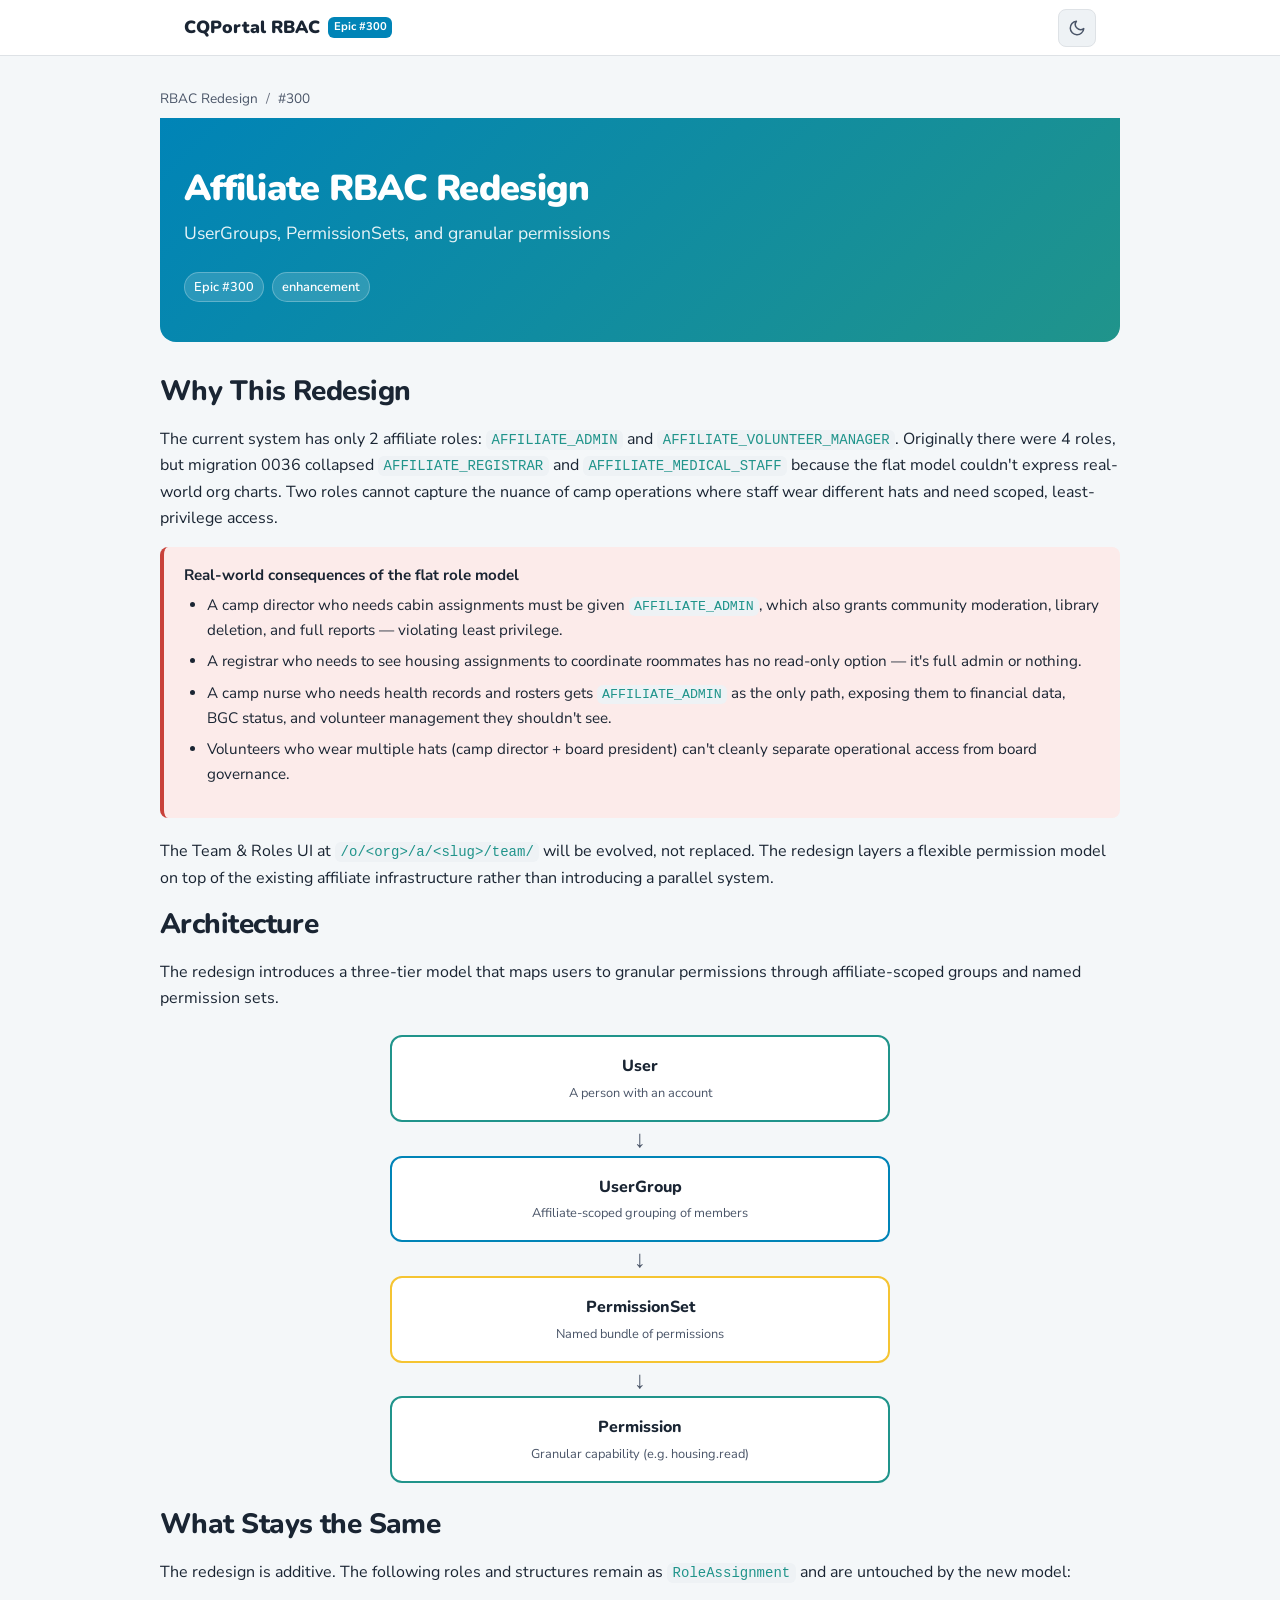
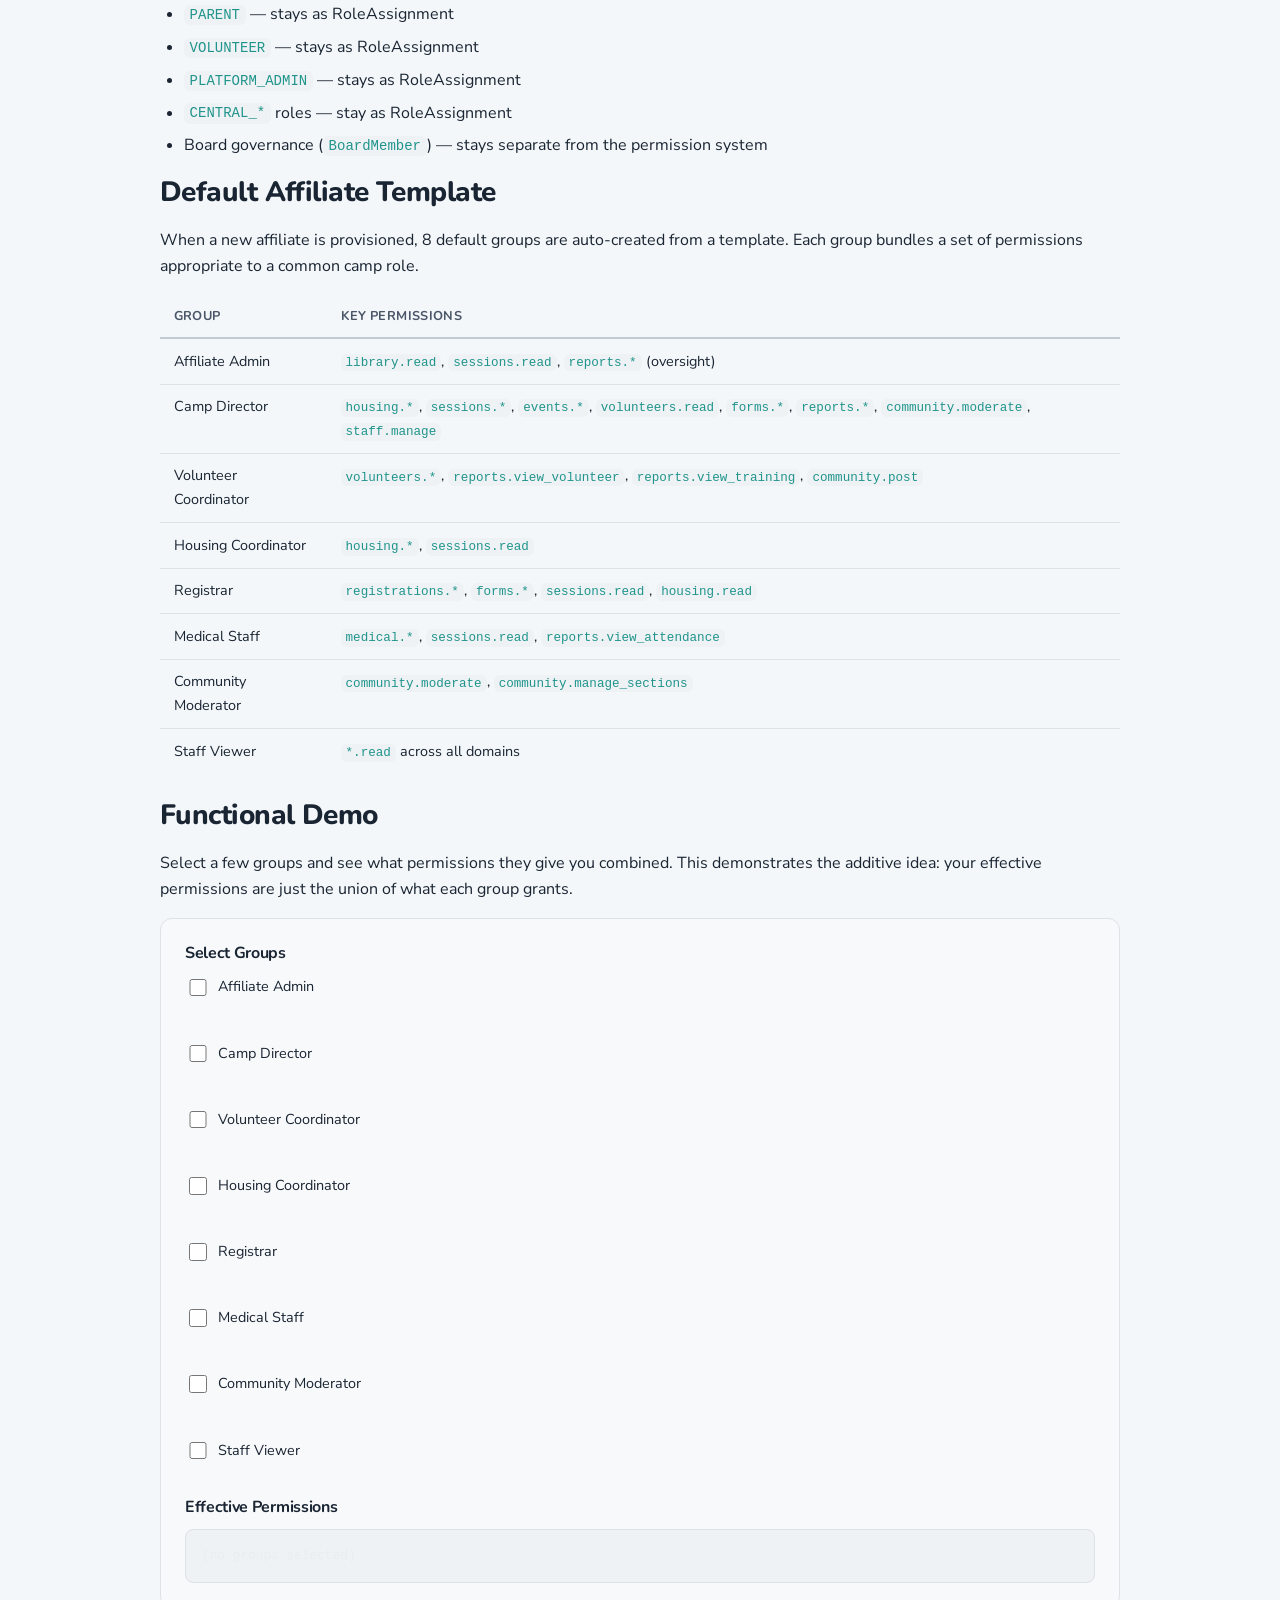
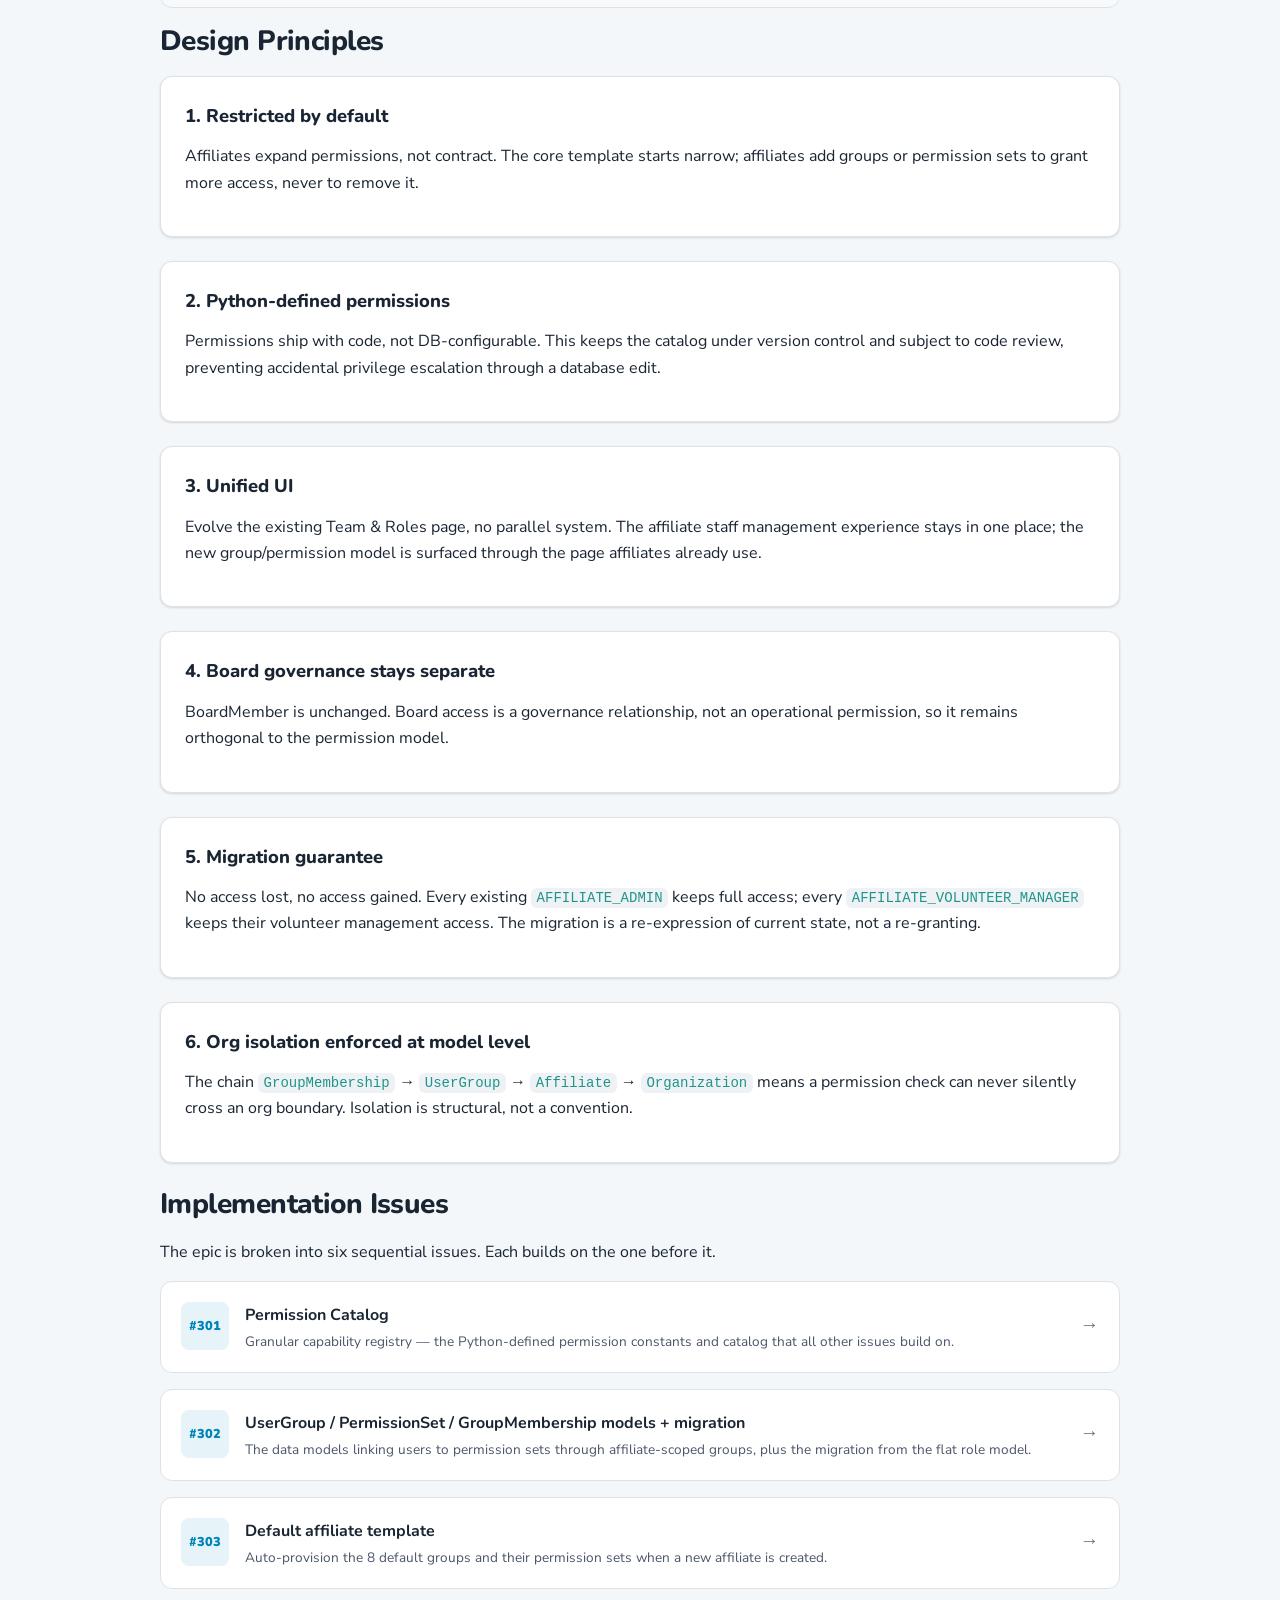
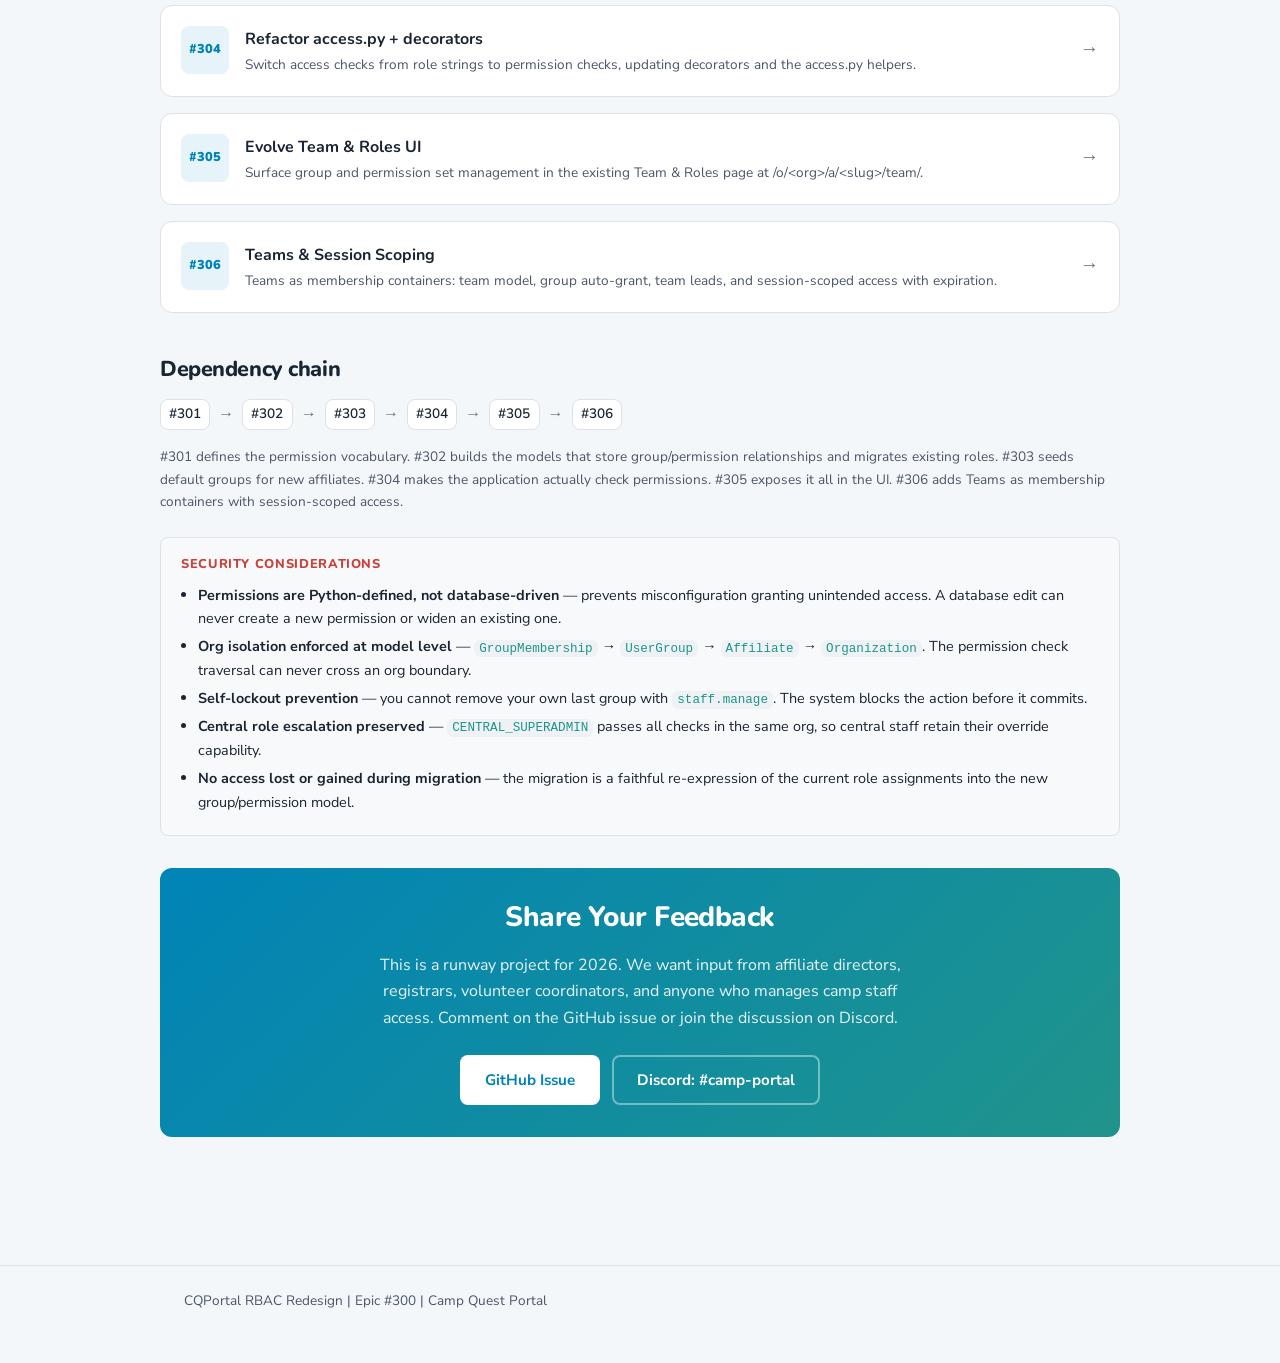
<file: index.html>
<!DOCTYPE html>
<html lang="en">
<head>
<meta charset="UTF-8">
<meta http-equiv="refresh" content="0; url=epic-300.html">
<title>CQPortal RBAC Redesign</title>
</head>
<body>
<p>Redirecting to <a href="epic-300.html">Epic #300</a>...</p>
</body>
</html>
</file>
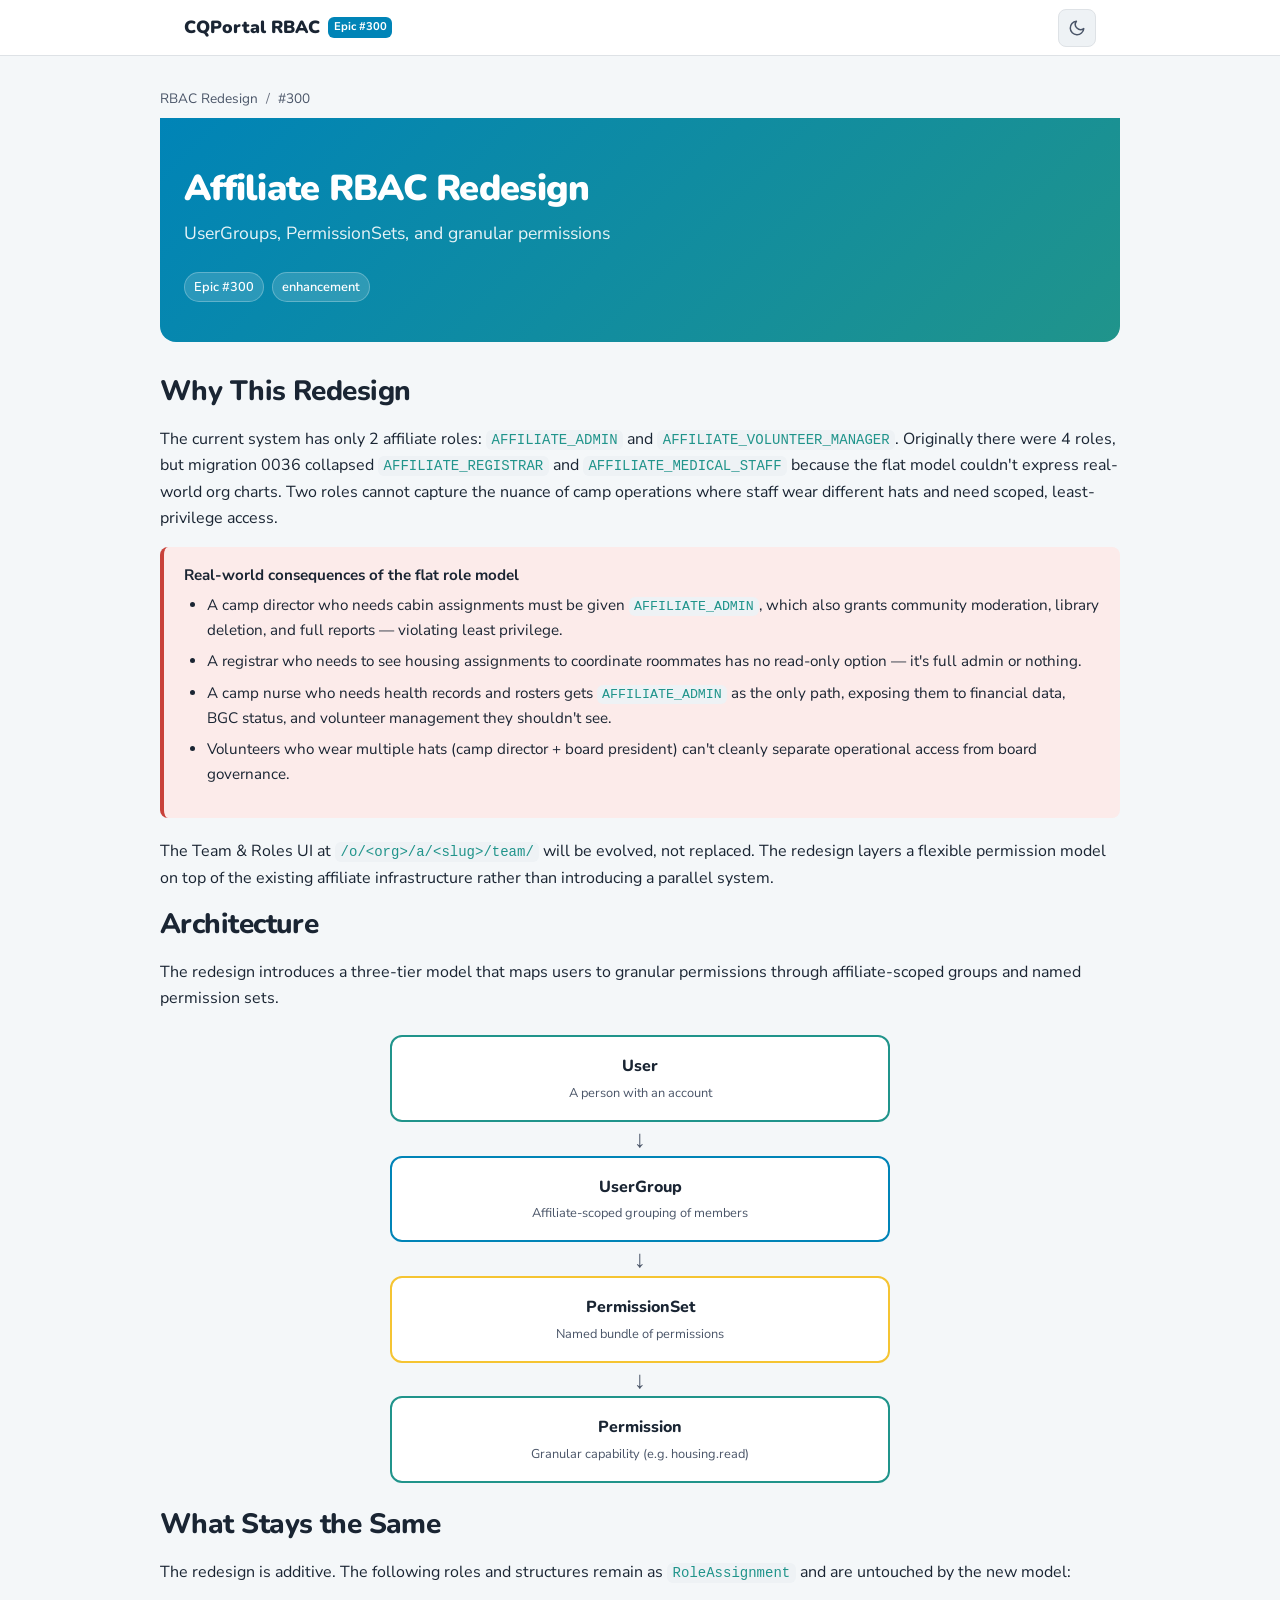
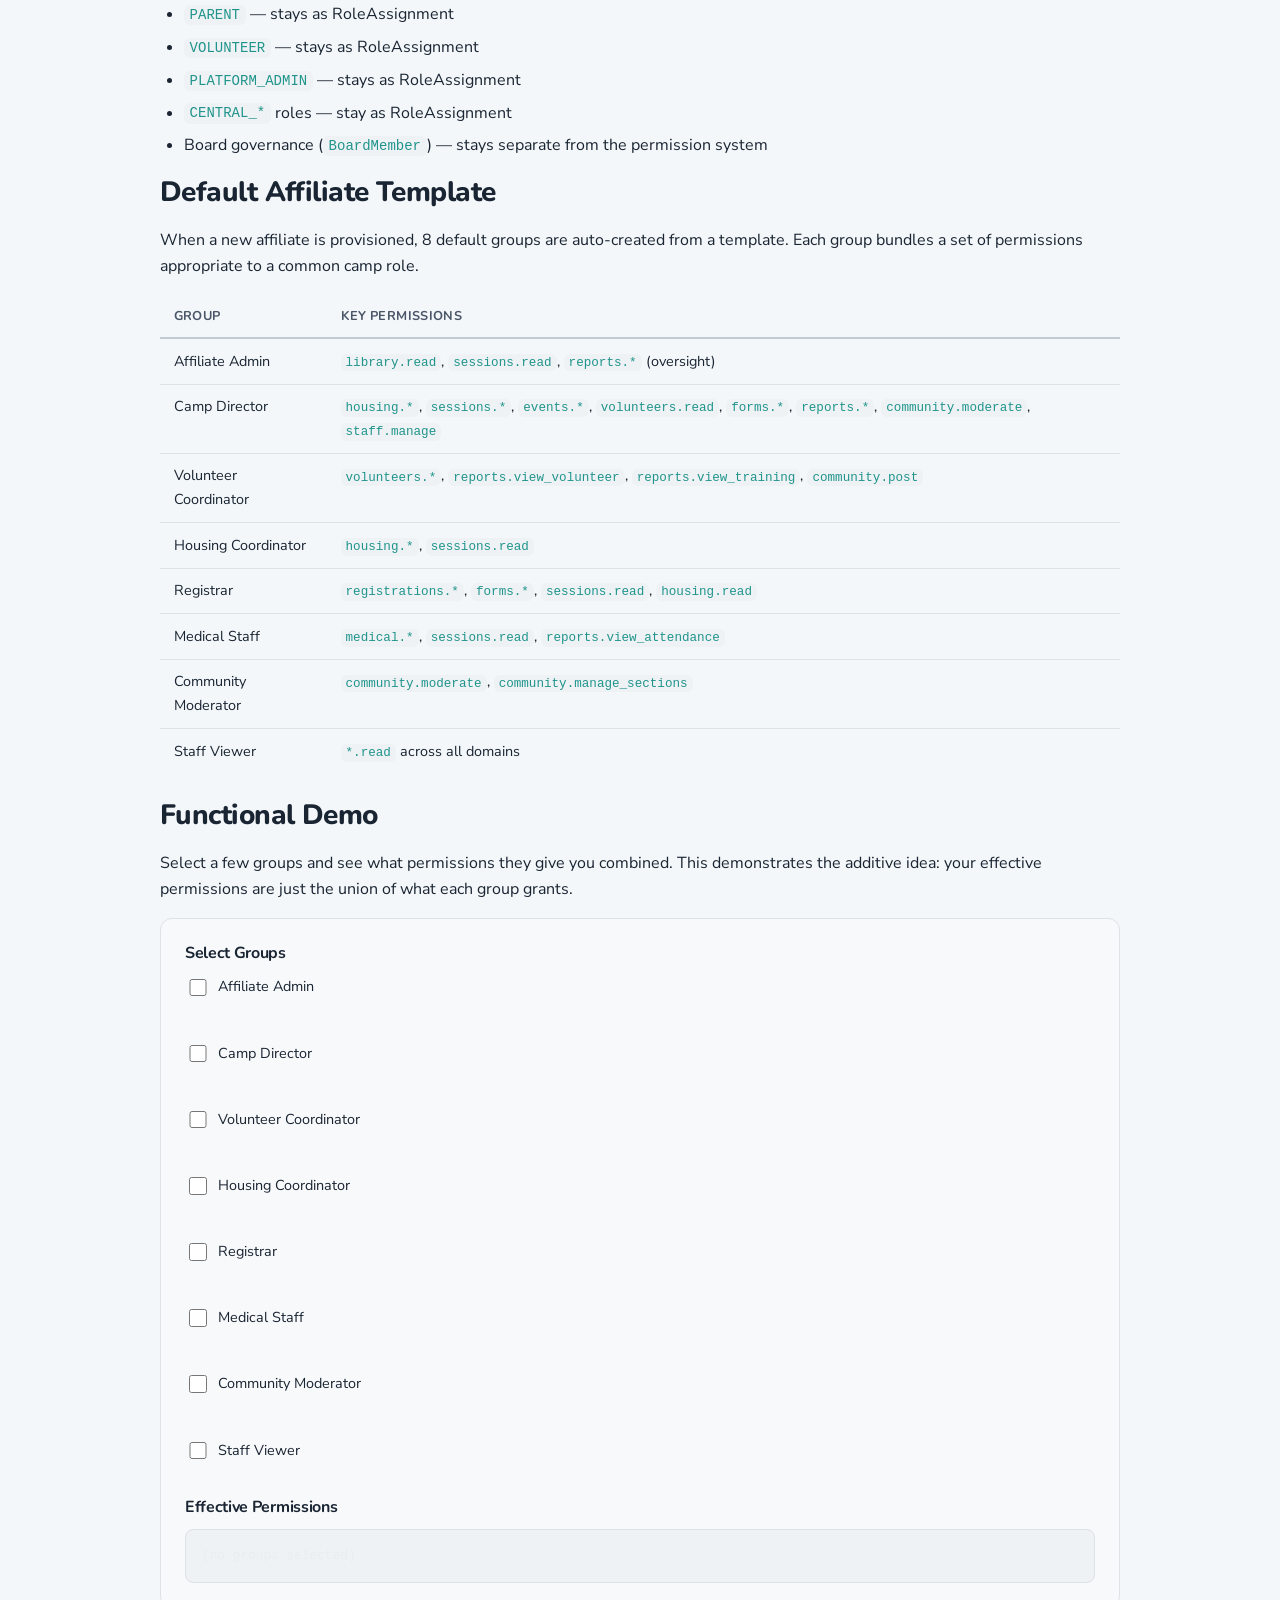
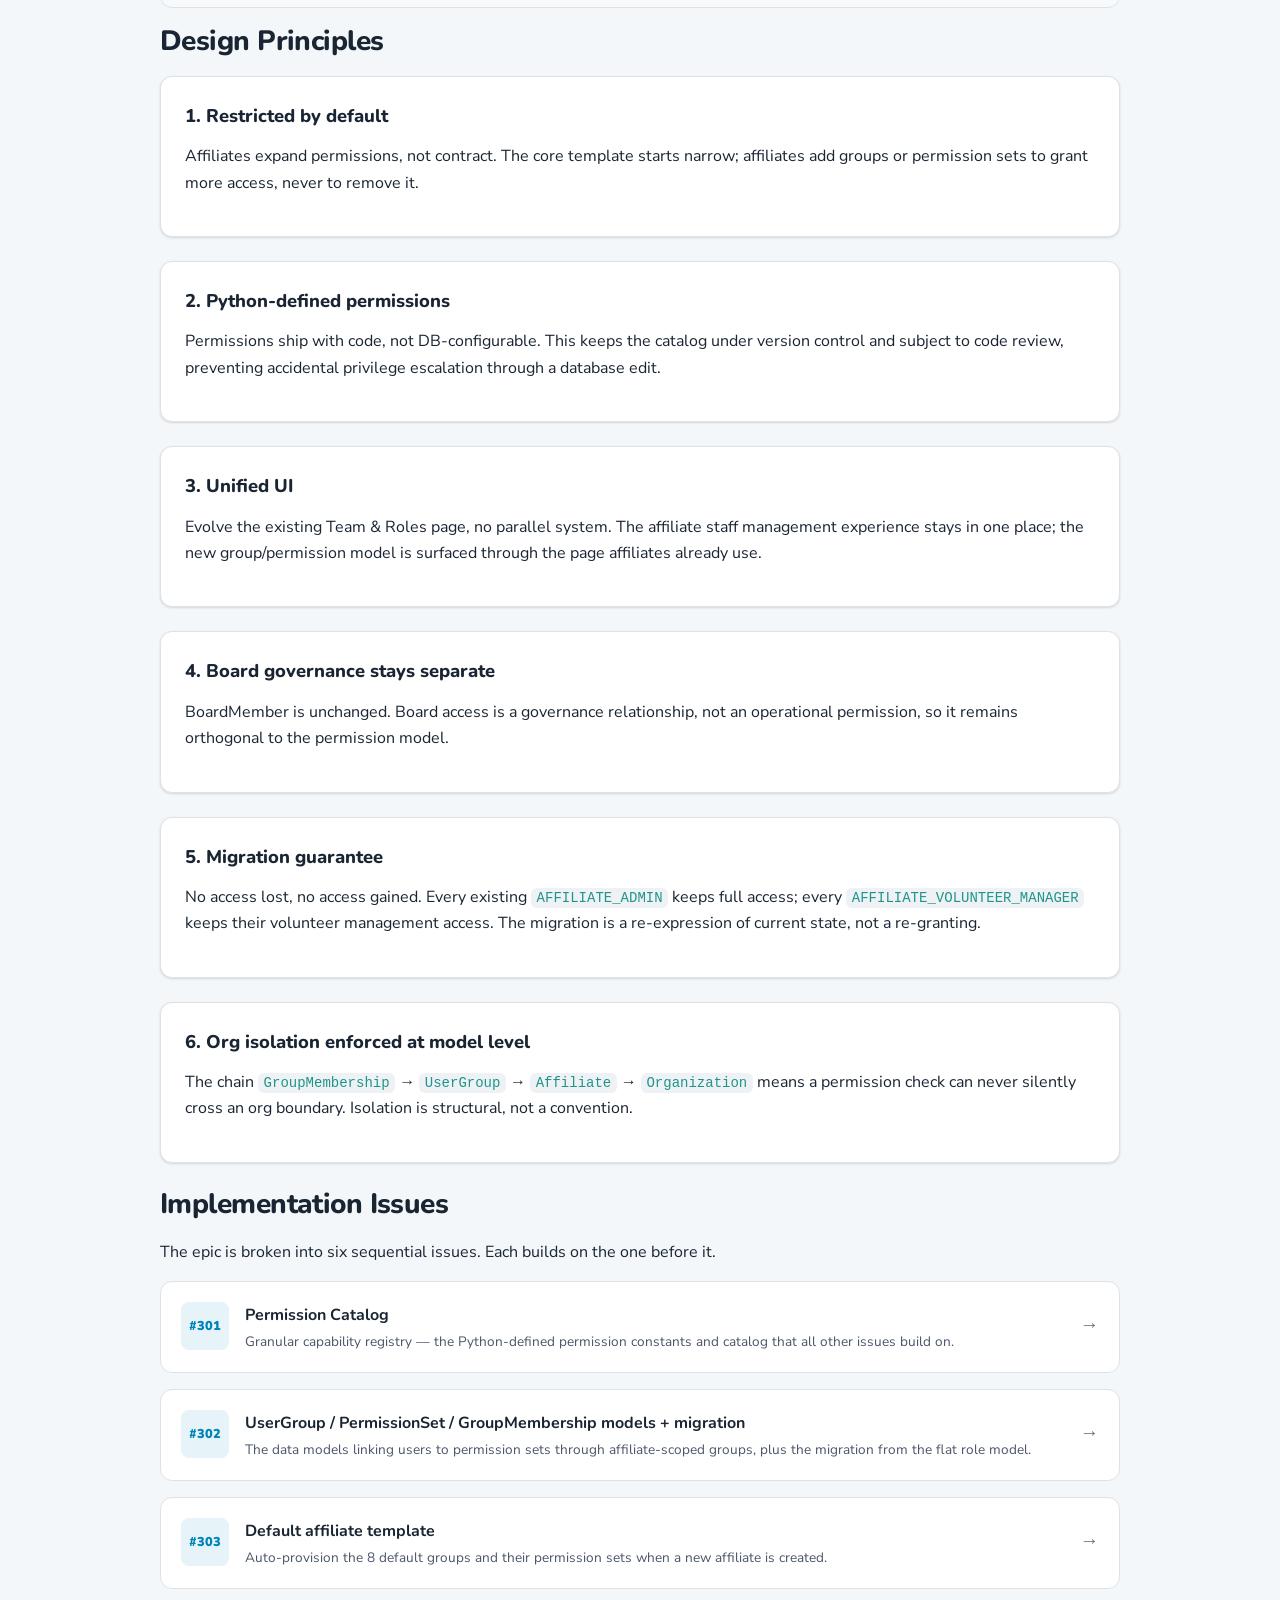
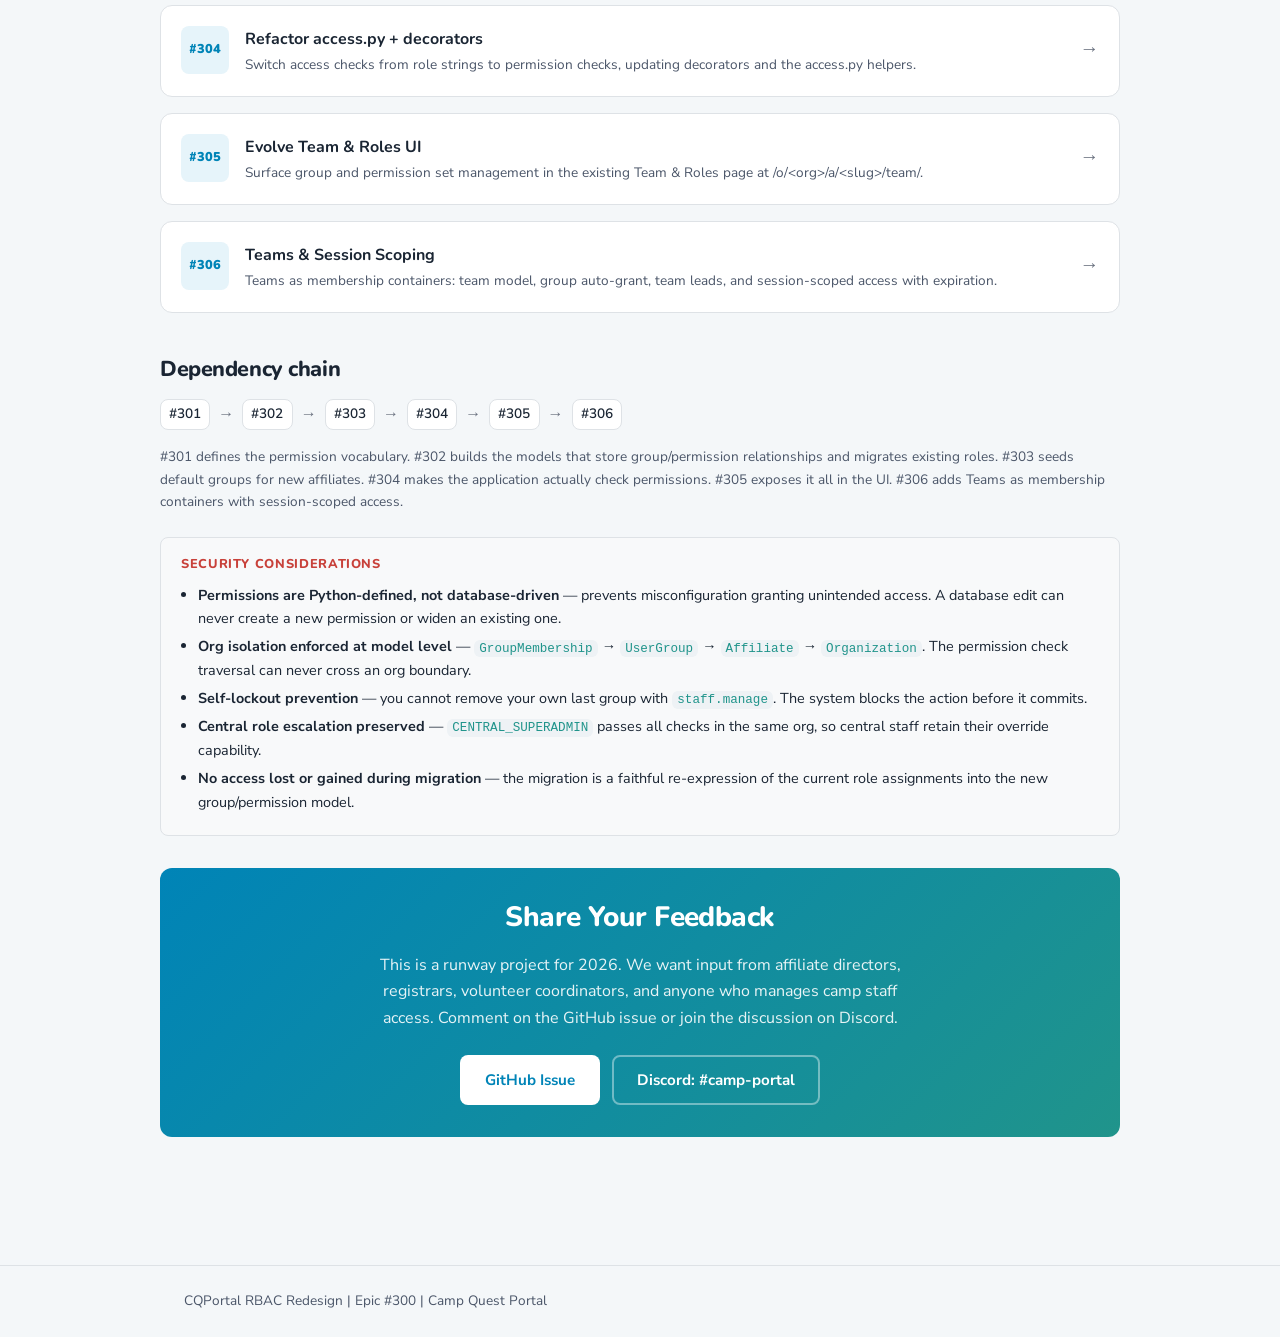
<file: epic-300.html>
<!DOCTYPE html>
<html lang="en">
<head>
<meta charset="UTF-8">
<meta name="viewport" content="width=device-width, initial-scale=1.0">
<title>CQPortal RBAC Redesign — Epic #300</title>
<link rel="preconnect" href="https://fonts.googleapis.com">
<link rel="preconnect" href="https://fonts.gstatic.com" crossorigin>
<link href="https://fonts.googleapis.com/css2?family=Nunito:wght@700;800;900&family=Nunito+Sans:wght@400;500;600;700&display=swap" rel="stylesheet">
<style>
/* ============================================================
   CQPortal RBAC Redesign — Design Documentation Styles
   Brand Colors: #0084b7 (Blue) · #20948b (Teal) · #fad97a (Yellow)
   Typography:   Nunito (headings) + Nunito Sans (body)
   Supports light/dark themes, defaults to system preference
   ============================================================ */

/* -- Design Tokens (Light Theme / Default) -- */
:root {
  /* Brand palette */
  --cq-primary:        #0084b7;
  --cq-primary-dark:   #006a93;
  --cq-primary-darker: #00527a;
  --cq-primary-light:  #e6f4fa;
  --cq-secondary:      #20948b;
  --cq-secondary-dark: #197870;
  --cq-secondary-light:#e6f5f4;
  --cq-highlight:      #fad97a;
  --cq-highlight-dark: #f5c432;

  /* Neutrals — light mode */
  --bg:           #f4f7f9;
  --bg-elevated:  #ffffff;
  --bg-subtle:    #f8f9fa;
  --bg-inset:     #eef2f5;
  --text:         #1a2533;
  --text-muted:   #4a5568;
  --text-subtle:  #6b7280;
  --border:       #dee2e6;
  --border-strong:#c3ccd4;

  /* Semantic colors */
  --success:     #20948b;
  --success-bg:  #e6f5f4;
  --danger:      #c8413a;
  --danger-bg:   #fcebea;
  --warning:     #b58106;
  --warning-bg:  #fef3d0;
  --info:        #0084b7;
  --info-bg:     #e6f4fa;

  /* Typography */
  --font-heading: 'Nunito', sans-serif;
  --font-body:    'Nunito Sans', sans-serif;
  --font-mono:    'JetBrains Mono', 'Fira Code', 'Consolas', monospace;

  /* Spacing / radii */
  --radius-sm: 0.375rem;
  --radius:    0.5rem;
  --radius-lg: 0.75rem;
  --radius-xl: 1rem;

  /* Shadows */
  --shadow-sm: 0 1px 3px rgba(0,0,0,.08), 0 1px 2px rgba(0,0,0,.06);
  --shadow:    0 4px 12px rgba(0,0,0,.10);
  --shadow-lg: 0 8px 24px rgba(0,0,0,.12);

  /* Transitions */
  --transition: 200ms ease;

  /* Layout */
  --max-width: 960px;
  --nav-height: 56px;
}

/* -- Dark Theme Tokens -- */
[data-theme="dark"] {
  --bg:           #0f1722;
  --bg-elevated:  #1a2533;
  --bg-subtle:    #16202d;
  --bg-inset:     #0c1520;
  --text:         #e2e8f0;
  --text-muted:   #94a3b8;
  --text-subtle:  #64748b;
  --border:       #2d3748;
  --border-strong:#404b5d;

  --cq-primary-light:  #0a2535;
  --cq-secondary-light:#0f2622;

  --success-bg:  #0f2622;
  --danger-bg:   #2a1515;
  --warning-bg:  #2a2110;
  --info-bg:     #0a2535;

  --shadow-sm: 0 1px 3px rgba(0,0,0,.30), 0 1px 2px rgba(0,0,0,.20);
  --shadow:    0 4px 12px rgba(0,0,0,.35);
  --shadow-lg: 0 8px 24px rgba(0,0,0,.40);
}

/* -- System Preference Fallback (no JS) -- */
@media (prefers-color-scheme: dark) {
  :root:not([data-theme="light"]) {
    --bg:           #0f1722;
    --bg-elevated:  #1a2533;
    --bg-subtle:    #16202d;
    --bg-inset:     #0c1520;
    --text:         #e2e8f0;
    --text-muted:   #94a3b8;
    --text-subtle:  #64748b;
    --border:       #2d3748;
    --border-strong:#404b5d;

    --cq-primary-light:  #0a2535;
    --cq-secondary-light:#0f2622;

    --success-bg:  #0f2622;
    --danger-bg:   #2a1515;
    --warning-bg:  #2a2110;
    --info-bg:     #0a2535;

    --shadow-sm: 0 1px 3px rgba(0,0,0,.30), 0 1px 2px rgba(0,0,0,.20);
    --shadow:    0 4px 12px rgba(0,0,0,.35);
    --shadow-lg: 0 8px 24px rgba(0,0,0,.40);
  }
}

/* -- Reset / Base -- */
*, *::before, *::after { box-sizing: border-box; }

html {
  scroll-behavior: smooth;
  -webkit-text-size-adjust: 100%;
}

body {
  margin: 0;
  font-family: var(--font-body);
  font-size: 16px;
  line-height: 1.65;
  color: var(--text);
  background-color: var(--bg);
  -webkit-font-smoothing: antialiased;
  -moz-osx-font-smoothing: grayscale;
  transition: background-color var(--transition), color var(--transition);
}

/* -- Typography -- */
h1, h2, h3, h4, h5, h6 {
  font-family: var(--font-heading);
  font-weight: 800;
  color: var(--text);
  letter-spacing: -0.02em;
  line-height: 1.25;
  margin-top: 2em;
  margin-bottom: 0.6em;
}

h1 { font-size: 2.25rem; font-weight: 900; }
h2 { font-size: 1.75rem; }
h3 { font-size: 1.35rem; }
h4 { font-size: 1.1rem; }

h1:first-child, h2:first-child { margin-top: 0; }

p { margin: 0 0 1em; }

a {
  color: var(--cq-primary);
  text-decoration: none;
  transition: color var(--transition);
}
a:hover { color: var(--cq-primary-dark); text-decoration: underline; }

code {
  font-family: var(--font-mono);
  font-size: 0.875em;
  background: var(--bg-inset);
  padding: 0.15em 0.4em;
  border-radius: var(--radius-sm);
  color: var(--cq-secondary);
}
[data-theme="dark"] code,
:root:not([data-theme="light"]) code { color: var(--cq-highlight); }

pre {
  background: var(--bg-inset);
  border: 1px solid var(--border);
  border-radius: var(--radius);
  padding: 1.25em;
  overflow-x: auto;
  font-size: 0.875rem;
  line-height: 1.5;
}
pre code {
  background: none;
  padding: 0;
  border-radius: 0;
  color: var(--text);
}

strong { font-weight: 700; }
em { font-style: italic; }

ul, ol { margin: 0 0 1em; padding-left: 1.5em; }
li { margin-bottom: 0.4em; }

/* -- Layout -- */
.container {
  max-width: var(--max-width);
  margin: 0 auto;
  padding: 0 1.5rem;
}

.content { padding: 2rem 0 4rem; }

/* -- Top Nav -- */
.nav {
  position: sticky;
  top: 0;
  z-index: 100;
  background: var(--bg-elevated);
  border-bottom: 1px solid var(--border);
  height: var(--nav-height);
  display: flex;
  align-items: center;
  transition: background-color var(--transition), border-color var(--transition);
}
.nav .container { display: flex; align-items: center; justify-content: space-between; width: 100%; }
.nav-brand {
  font-family: var(--font-heading);
  font-weight: 900;
  font-size: 1.1rem;
  color: var(--text);
  display: flex;
  align-items: center;
  gap: 0.5rem;
}
.nav-brand:hover { text-decoration: none; color: var(--text); }
.nav-brand .badge-issue {
  font-size: 0.7rem;
  font-weight: 700;
  padding: 0.15em 0.5em;
  background: var(--cq-primary);
  color: white;
  border-radius: var(--radius-sm);
  font-family: var(--font-body);
}
.nav-right { display: flex; align-items: center; gap: 1rem; }

/* Theme toggle */
.theme-toggle {
  background: var(--bg-inset);
  border: 1px solid var(--border);
  border-radius: var(--radius);
  width: 38px;
  height: 38px;
  display: flex;
  align-items: center;
  justify-content: center;
  cursor: pointer;
  transition: background var(--transition), border-color var(--transition);
  font-size: 1.1rem;
  color: var(--text-muted);
  user-select: none;
}
.theme-toggle:hover { border-color: var(--border-strong); color: var(--text); }
.theme-toggle svg { width: 18px; height: 18px; }

/* -- Breadcrumb / Issue navigation -- */
.breadcrumb {
  display: flex;
  align-items: center;
  gap: 0.5rem;
  flex-wrap: wrap;
  font-size: 0.85rem;
  color: var(--text-muted);
  margin-bottom: 0.5rem;
}
.breadcrumb a { color: var(--text-muted); }
.breadcrumb a:hover { color: var(--cq-primary); }
.breadcrumb .sep { color: var(--text-subtle); }

/* -- Issue badge -- */
.issue-badge {
  display: inline-flex;
  align-items: center;
  gap: 0.35rem;
  font-family: var(--font-body);
  font-weight: 600;
  font-size: 0.8rem;
  padding: 0.25em 0.7em;
  border-radius: 1rem;
  background: var(--cq-primary-light);
  color: var(--cq-primary);
  border: 1px solid transparent;
}
.issue-badge.epic { background: var(--cq-secondary-light); color: var(--cq-secondary); }
.issue-badge.dependency { background: var(--warning-bg); color: var(--warning); }
.issue-badge.milestone { background: var(--cq-highlight); color: var(--cq-dark, #1a2533); }

/* -- Hero section -- */
.hero {
  background: linear-gradient(135deg, var(--cq-primary) 0%, var(--cq-secondary) 100%);
  color: white;
  padding: 3rem 0 2.5rem;
  border-radius: 0 0 var(--radius-xl) var(--radius-xl);
  margin-bottom: 2rem;
}
.hero h1 { color: white; margin-bottom: 0.5rem; }
.hero p { color: rgba(255,255,255,0.9); font-size: 1.1rem; max-width: 60ch; margin-bottom: 1.5rem; }
.hero .hero-badges { display: flex; gap: 0.5rem; flex-wrap: wrap; }
.hero .hero-badges .issue-badge { background: rgba(255,255,255,0.15); color: white; border-color: rgba(255,255,255,0.25); }

/* -- Cards -- */
.card {
  background: var(--bg-elevated);
  border: 1px solid var(--border);
  border-radius: var(--radius-lg);
  padding: 1.5rem;
  margin-bottom: 1.5rem;
  box-shadow: var(--shadow-sm);
  transition: border-color var(--transition), box-shadow var(--transition);
}
.card:hover { border-color: var(--border-strong); }

.card-title {
  font-family: var(--font-heading);
  font-weight: 800;
  font-size: 1.15rem;
  margin: 0 0 0.75rem;
  display: flex;
  align-items: center;
  gap: 0.5rem;
}

/* -- Callout -- */
.callout {
  border-radius: var(--radius);
  padding: 1rem 1.25rem;
  margin-bottom: 1.25rem;
  border-left: 4px solid;
  font-size: 0.95rem;
}
.callout-info { background: var(--info-bg); border-color: var(--cq-primary); }
.callout-success { background: var(--success-bg); border-color: var(--success); }
.callout-warning { background: var(--warning-bg); border-color: var(--warning); }
.callout-danger { background: var(--danger-bg); border-color: var(--danger); }
.callout-title { font-weight: 700; margin-bottom: 0.3rem; }

/* -- Security note -- */
.security-note {
  background: var(--bg-subtle);
  border: 1px solid var(--border);
  border-radius: var(--radius);
  padding: 1rem 1.25rem;
  margin: 1.5rem 0;
  font-size: 0.9rem;
}
.security-note .security-header {
  font-family: var(--font-heading);
  font-weight: 800;
  font-size: 0.8rem;
  text-transform: uppercase;
  letter-spacing: 0.05em;
  color: var(--danger);
  margin-bottom: 0.5rem;
  display: flex;
  align-items: center;
  gap: 0.4rem;
}
.security-note ul { margin: 0; padding-left: 1.2em; }
.security-note li { margin-bottom: 0.3em; }

/* -- CTA box -- */
.cta-box {
  background: linear-gradient(135deg, var(--cq-primary) 0%, var(--cq-secondary) 100%);
  border-radius: var(--radius-lg);
  padding: 2rem;
  color: white;
  text-align: center;
  margin: 2rem 0;
}
.cta-box h2, .cta-box h3 { color: white; margin-top: 0; }
.cta-box p { color: rgba(255,255,255,0.9); max-width: 55ch; margin: 0 auto 1.5rem; }
.cta-box .cta-buttons { display: flex; gap: 0.75rem; justify-content: center; flex-wrap: wrap; }
.cta-button {
  display: inline-flex;
  align-items: center;
  gap: 0.4rem;
  padding: 0.7em 1.5em;
  border-radius: var(--radius);
  font-weight: 700;
  font-family: var(--font-body);
  font-size: 0.95rem;
  text-decoration: none;
  transition: all var(--transition);
  border: 2px solid transparent;
}
.cta-button.primary {
  background: white;
  color: var(--cq-primary);
}
.cta-button.primary:hover { background: var(--cq-highlight); color: var(--text); text-decoration: none; }
.cta-button.secondary {
  background: transparent;
  color: white;
  border-color: rgba(255,255,255,0.4);
}
.cta-button.secondary:hover { background: rgba(255,255,255,0.1); border-color: white; text-decoration: none; }

/* -- Tables -- */
table {
  width: 100%;
  border-collapse: collapse;
  font-size: 0.9rem;
  margin-bottom: 1.5rem;
}
thead { border-bottom: 2px solid var(--border-strong); }
th {
  text-align: left;
  padding: 0.65rem 0.85rem;
  font-family: var(--font-heading);
  font-weight: 700;
  font-size: 0.8rem;
  text-transform: uppercase;
  letter-spacing: 0.03em;
  color: var(--text-muted);
}
td {
  padding: 0.65rem 0.85rem;
  border-bottom: 1px solid var(--border);
  vertical-align: top;
}
tbody tr:last-child td { border-bottom: none; }
tbody tr:hover { background: var(--bg-subtle); }

/* -- Permission grid -- */
.perm-grid {
  display: grid;
  grid-template-columns: repeat(auto-fill, minmax(280px, 1fr));
  gap: 1rem;
  margin-bottom: 1.5rem;
}
.perm-domain {
  background: var(--bg-elevated);
  border: 1px solid var(--border);
  border-radius: var(--radius);
  overflow: hidden;
  transition: border-color var(--transition);
}
.perm-domain:hover { border-color: var(--border-strong); }
.perm-domain-header {
  background: var(--bg-subtle);
  padding: 0.6rem 0.85rem;
  font-family: var(--font-heading);
  font-weight: 800;
  font-size: 0.85rem;
  text-transform: uppercase;
  letter-spacing: 0.04em;
  border-bottom: 1px solid var(--border);
  color: var(--cq-primary);
  cursor: pointer;
  user-select: none;
  display: flex;
  align-items: center;
  justify-content: space-between;
}
.perm-domain-header .perm-count {
  font-size: 0.75rem;
  font-weight: 600;
  color: var(--text-muted);
  background: var(--bg-inset);
  padding: 0.1em 0.5em;
  border-radius: 1rem;
}
.perm-domain-body { padding: 0.5rem 0; }
.perm-item {
  display: flex;
  align-items: flex-start;
  gap: 0.5rem;
  padding: 0.4rem 0.85rem;
  font-size: 0.85rem;
  border-bottom: 1px solid var(--border);
}
.perm-item:last-child { border-bottom: none; }
.perm-item code { flex-shrink: 0; font-size: 0.8rem; }
.perm-item .perm-label { color: var(--text-muted); font-size: 0.8rem; }
.perm-item .perm-type {
  font-size: 0.65rem;
  font-weight: 700;
  text-transform: uppercase;
  padding: 0.1em 0.4em;
  border-radius: var(--radius-sm);
  margin-left: auto;
}
.perm-type.read { background: var(--info-bg); color: var(--info); }
.perm-type.write { background: var(--warning-bg); color: var(--warning); }
.perm-type.manage { background: var(--danger-bg); color: var(--danger); }
.perm-type.admin { background: var(--success-bg); color: var(--success); }

/* -- Architecture diagram -- */
.arch-diagram {
  display: flex;
  flex-direction: column;
  align-items: center;
  gap: 0;
  margin: 1.5rem auto;
  max-width: 500px;
}
.arch-layer {
  background: var(--bg-elevated);
  border: 2px solid var(--border);
  border-radius: var(--radius-lg);
  padding: 1rem 2rem;
  text-align: center;
  width: 100%;
  transition: border-color var(--transition), transform var(--transition);
}
.arch-layer:hover { border-color: var(--cq-primary); transform: scale(1.02); }
.arch-layer.user { border-color: var(--cq-secondary); }
.arch-layer.group { border-color: var(--cq-primary); }
.arch-layer.permset { border-color: var(--cq-highlight-dark); }
.arch-layer.perm { border-color: var(--cq-secondary); }
.arch-layer .arch-label { font-family: var(--font-heading); font-weight: 800; font-size: 1rem; color: var(--text); }
.arch-layer .arch-desc { font-size: 0.8rem; color: var(--text-muted); margin-top: 0.2rem; }
.arch-arrow {
  font-size: 1.5rem;
  color: var(--text-muted);
  line-height: 1;
  padding: 0.3rem 0;
}

/* -- Before/After comparison -- */
.compare-grid {
  display: grid;
  grid-template-columns: 1fr 1fr;
  gap: 1rem;
  margin: 1.5rem 0;
}
.compare-panel {
  background: var(--bg-elevated);
  border: 1px solid var(--border);
  border-radius: var(--radius-lg);
  overflow: hidden;
}
.compare-panel-header {
  padding: 0.6rem 1rem;
  font-family: var(--font-heading);
  font-weight: 800;
  font-size: 0.85rem;
  text-transform: uppercase;
  letter-spacing: 0.04em;
  border-bottom: 1px solid var(--border);
}
.compare-panel.before .compare-panel-header { background: var(--danger-bg); color: var(--danger); }
.compare-panel.after .compare-panel-header { background: var(--success-bg); color: var(--success); }
.compare-panel-body { padding: 1rem; font-size: 0.9rem; }
.compare-panel-body ul { margin: 0; padding-left: 1.2em; }
.compare-panel-body li { margin-bottom: 0.5em; }

/* -- Timeline -- */
.timeline { margin: 1.5rem 0; padding-left: 0; }
.timeline-item {
  display: flex;
  gap: 1rem;
  margin-bottom: 1.5rem;
  position: relative;
}
.timeline-item::before {
  content: '';
  position: absolute;
  left: 14px;
  top: 32px;
  bottom: -24px;
  width: 2px;
  background: var(--border);
}
.timeline-item:last-child::before { display: none; }
.timeline-dot {
  flex-shrink: 0;
  width: 30px;
  height: 30px;
  border-radius: 50%;
  background: var(--cq-primary);
  border: 3px solid var(--bg);
  display: flex;
  align-items: center;
  justify-content: center;
  font-size: 0.75rem;
  font-weight: 800;
  font-family: var(--font-heading);
  color: white;
  z-index: 1;
}
.timeline-content { flex: 1; padding-top: 0.2rem; }
.timeline-content h4 { margin: 0 0 0.3rem; font-size: 1rem; }
.timeline-content p { margin: 0; font-size: 0.9rem; color: var(--text-muted); }

/* -- Issue card (linked issues list) -- */
.issue-card {
  display: flex;
  align-items: flex-start;
  gap: 1rem;
  background: var(--bg-elevated);
  border: 1px solid var(--border);
  border-radius: var(--radius-lg);
  padding: 1.25rem;
  margin-bottom: 1rem;
  transition: border-color var(--transition), box-shadow var(--transition);
  text-decoration: none;
}
.issue-card:hover { border-color: var(--cq-primary); box-shadow: var(--shadow); text-decoration: none; }
.issue-card-num {
  flex-shrink: 0;
  width: 48px;
  height: 48px;
  border-radius: var(--radius);
  background: var(--cq-primary-light);
  color: var(--cq-primary);
  display: flex;
  align-items: center;
  justify-content: center;
  font-family: var(--font-heading);
  font-weight: 900;
  font-size: 0.8rem;
  text-align: center;
  line-height: 1;
}
.issue-card-body { flex: 1; }
.issue-card-title { font-family: var(--font-heading); font-weight: 700; font-size: 1rem; color: var(--text); margin-bottom: 0.2rem; }
.issue-card-desc { font-size: 0.85rem; color: var(--text-muted); line-height: 1.5; }
.issue-card-arrow { flex-shrink: 0; color: var(--text-subtle); font-size: 1.2rem; padding-top: 0.5rem; }

/* -- Permission matrix table -- */
.perm-matrix th { font-size: 0.75rem; text-align: center; white-space: nowrap; }
.perm-matrix td:first-child { font-weight: 600; font-size: 0.85rem; white-space: nowrap; }
.perm-matrix .check { text-align: center; font-size: 1rem; color: var(--success); font-weight: 700; }
.perm-matrix .dash { text-align: center; color: var(--text-subtle); }
.perm-matrix .partial { text-align: center; color: var(--warning); font-size: 0.85rem; }

/* -- UI mockup -- */
.mockup {
  background: var(--bg-elevated);
  border: 1px solid var(--border);
  border-radius: var(--radius-lg);
  padding: 1.5rem;
  margin: 1rem 0;
}
.mockup-toolbar {
  display: flex;
  align-items: center;
  gap: 0.5rem;
  padding-bottom: 0.75rem;
  border-bottom: 1px solid var(--border);
  margin-bottom: 1rem;
}
.mockup-dot { width: 10px; height: 10px; border-radius: 50%; }
.mockup-dot.red { background: #ff5f57; }
.mockup-dot.yellow { background: #febc2e; }
.mockup-dot.green { background: #28c840; }
.mockup-url {
  flex: 1;
  background: var(--bg-inset);
  border-radius: var(--radius-sm);
  padding: 0.3rem 0.6rem;
  font-family: var(--font-mono);
  font-size: 0.75rem;
  color: var(--text-muted);
  text-align: center;
}
.mockup-content { font-size: 0.85rem; }

/* Mockup components */
.mockup-nav {
  display: flex;
  align-items: center;
  gap: 1rem;
  padding: 0.5rem 0;
  border-bottom: 1px solid var(--border);
  margin-bottom: 1rem;
  font-size: 0.8rem;
  color: var(--text-muted);
}
.mockup-table { width: 100%; font-size: 0.8rem; }
.mockup-table th { font-size: 0.7rem; padding: 0.4rem; }
.mockup-table td { padding: 0.4rem; font-size: 0.78rem; }
.mockup-badge {
  display: inline-block;
  font-size: 0.7rem;
  font-weight: 600;
  padding: 0.15em 0.5em;
  border-radius: 1rem;
  background: var(--cq-primary-light);
  color: var(--cq-primary);
}
.mockup-badge.teal { background: var(--cq-secondary-light); color: var(--cq-secondary); }
.mockup-badge.yellow { background: var(--cq-highlight); color: #1a2533; }
.mockup-badge.muted { background: var(--bg-inset); color: var(--text-muted); }
.mockup-btn {
  display: inline-block;
  font-size: 0.75rem;
  font-weight: 600;
  padding: 0.3em 0.8em;
  border-radius: var(--radius-sm);
  background: var(--cq-primary);
  color: white;
  cursor: pointer;
}
.mockup-dropdown {
  display: inline-block;
  font-size: 0.75rem;
  background: var(--bg-inset);
  border: 1px solid var(--border);
  border-radius: var(--radius-sm);
  padding: 0.3em 0.6em;
  color: var(--text-muted);
}
.mockup-checkbox-grid {
  display: grid;
  grid-template-columns: repeat(auto-fill, minmax(160px, 1fr));
  gap: 0.4rem;
  margin-top: 0.5rem;
}
.mockup-checkbox-item {
  display: flex;
  align-items: center;
  gap: 0.3rem;
  font-size: 0.75rem;
  padding: 0.25rem 0.4rem;
  background: var(--bg-subtle);
  border-radius: var(--radius-sm);
  border: 1px solid var(--border);
}
.mockup-checkbox {
  width: 14px;
  height: 14px;
  border: 2px solid var(--border-strong);
  border-radius: 3px;
  flex-shrink: 0;
}
.mockup-checkbox.checked {
  background: var(--cq-primary);
  border-color: var(--cq-primary);
  position: relative;
}
.mockup-checkbox.checked::after {
  content: '';
  position: absolute;
  left: 3px;
  top: 0px;
  width: 5px;
  height: 9px;
  border: solid white;
  border-width: 0 2px 2px 0;
  transform: rotate(45deg);
}

/* -- Code block with syntax highlighting -- */
.code-block {
  position: relative;
  margin-bottom: 1.25rem;
}
.code-block pre { margin: 0; }
.code-block .code-lang {
  position: absolute;
  top: 0;
  right: 0;
  background: var(--bg-subtle);
  border-left: 1px solid var(--border);
  border-bottom: 1px solid var(--border);
  border-radius: 0 var(--radius) 0 var(--radius-sm);
  padding: 0.25em 0.6em;
  font-family: var(--font-mono);
  font-size: 0.7rem;
  color: var(--text-muted);
  text-transform: uppercase;
}

/* Syntax highlight */
.syntax-keyword { color: var(--cq-primary); font-weight: 600; }
.syntax-string { color: var(--success); }
.syntax-comment { color: var(--text-subtle); font-style: italic; }
.syntax-class { color: var(--cq-highlight-dark); font-weight: 600; }
[data-theme="dark"] .syntax-class,
:root:not([data-theme="light"]) .syntax-class { color: var(--cq-highlight); }
.syntax-fn { color: var(--cq-secondary); }

/* -- Dependency chain -- */
.dep-chain {
  display: flex;
  align-items: center;
  gap: 0.5rem;
  flex-wrap: wrap;
  margin: 1rem 0;
  font-size: 0.85rem;
}
.dep-chain-item {
  display: inline-flex;
  align-items: center;
  gap: 0.3rem;
  padding: 0.25em 0.6em;
  border-radius: var(--radius);
  background: var(--bg-elevated);
  border: 1px solid var(--border);
  font-weight: 600;
  color: var(--text);
}
.dep-chain-arrow { color: var(--text-subtle); font-size: 1rem; }

/* -- Tabs -- */
.tabs { display: flex; gap: 0; border-bottom: 2px solid var(--border); margin-bottom: 1.5rem; }
.tab {
  padding: 0.6em 1.2em;
  font-family: var(--font-heading);
  font-weight: 700;
  font-size: 0.9rem;
  color: var(--text-muted);
  cursor: pointer;
  border-bottom: 3px solid transparent;
  margin-bottom: -2px;
  transition: color var(--transition), border-color var(--transition);
  background: none;
  border-top: none;
  border-left: none;
  border-right: none;
}
.tab:hover { color: var(--text); }
.tab.active { color: var(--cq-primary); border-bottom-color: var(--cq-primary); }
.tab-panel { display: none; }
.tab-panel.active { display: block; }

/* -- Footer -- */
.footer {
  border-top: 1px solid var(--border);
  padding: 1.5rem 0;
  margin-top: 2rem;
  font-size: 0.85rem;
  color: var(--text-muted);
}
.footer .container { display: flex; justify-content: space-between; align-items: center; flex-wrap: wrap; gap: 0.5rem; }
.footer a { color: var(--text-muted); }
.footer a:hover { color: var(--cq-primary); }

/* -- Responsive -- */
@media (max-width: 768px) {
  h1 { font-size: 1.75rem; }
  h2 { font-size: 1.4rem; }
  .compare-grid { grid-template-columns: 1fr; }
  .perm-grid { grid-template-columns: 1fr; }
  .hero { padding: 2rem 0 1.5rem; }
  .cta-box { padding: 1.5rem 1rem; }
}

/* -- Utility -- */
.muted { color: var(--text-muted); }
.center { text-align: center; }
.mt-0 { margin-top: 0; }
.mb-0 { margin-bottom: 0; }
.mt-2 { margin-top: 1rem; }
.mt-3 { margin-top: 1.5rem; }
.mb-2 { margin-bottom: 1rem; }
.mb-3 { margin-bottom: 1.5rem; }
.nowrap { white-space: nowrap; }
.fw-700 { font-weight: 700; }
.text-sm { font-size: 0.85rem; }
.text-xs { font-size: 0.75rem; }

/* -- Functional Demo -- */
.demo {
  background: var(--bg-subtle, #f6f8fa);
  border: 1px solid var(--border, #d0d7de);
  border-radius: 0.75rem;
  padding: 1.5rem;
  margin: 1rem 0;
}
.demo h3 {
  font-family: var(--font-heading, 'Nunito', sans-serif);
  font-size: 1rem;
  font-weight: 700;
  margin: 0 0 0.75rem 0;
  color: var(--text, #1a2533);
}
.demo form {
  display: flex;
  flex-direction: column;
  gap: 0.5rem;
}
.demo label {
  display: flex;
  align-items: center;
  gap: 0.5rem;
  font-size: 0.9rem;
  cursor: pointer;
}
.demo label input[type="checkbox"] {
  width: 1.1rem;
  height: 1.1rem;
  accent-color: var(--cq-primary, #0084b7);
  cursor: pointer;
}
.demo pre {
  background: var(--bg-inset, #1a2533);
  color: var(--text-invert, #e8edf2);
  padding: 1rem;
  border-radius: 0.5rem;
  font-size: 0.8rem;
  line-height: 1.6;
  overflow-x: auto;
  white-space: pre-wrap;
  word-break: break-word;
  margin: 0;
}
</style>
</head>
<body>

<nav class="nav">
  <div class="container">
    <a href="epic-300.html" class="nav-brand">CQPortal RBAC <span class="badge-issue">Epic #300</span></a>
    <div class="nav-right">
      <button class="theme-toggle" aria-label="Toggle theme"></button>
    </div>
  </div>
</nav>

<div class="container content">

  <nav class="breadcrumb">
    <span>RBAC Redesign</span>
    <span class="sep">/</span>
    <span>#300</span>
  </nav>

  <section class="hero">
    <div class="container">
      <h1>Affiliate RBAC Redesign</h1>
      <p>UserGroups, PermissionSets, and granular permissions</p>
      <div class="hero-badges">
        <span class="issue-badge epic">Epic #300</span>
        <span class="issue-badge">enhancement</span>
      </div>
    </div>
  </section>

  <section>
    <h2>Why This Redesign</h2>
    <p>
      The current system has only 2 affiliate roles: <code>AFFILIATE_ADMIN</code> and
      <code>AFFILIATE_VOLUNTEER_MANAGER</code>. Originally there were 4 roles, but migration 0036
      collapsed <code>AFFILIATE_REGISTRAR</code> and <code>AFFILIATE_MEDICAL_STAFF</code> because
      the flat model couldn't express real-world org charts. Two roles cannot capture the nuance of
      camp operations where staff wear different hats and need scoped, least-privilege access.
    </p>

    <div class="callout callout-danger">
      <div class="callout-title">Real-world consequences of the flat role model</div>
      <ul>
        <li>
          A camp director who needs cabin assignments must be given <code>AFFILIATE_ADMIN</code>,
          which also grants community moderation, library deletion, and full reports — violating
          least privilege.
        </li>
        <li>
          A registrar who needs to see housing assignments to coordinate roommates has no read-only
          option — it's full admin or nothing.
        </li>
        <li>
          A camp nurse who needs health records and rosters gets <code>AFFILIATE_ADMIN</code> as the
          only path, exposing them to financial data, BGC status, and volunteer management they
          shouldn't see.
        </li>
        <li>
          Volunteers who wear multiple hats (camp director + board president) can't cleanly separate
          operational access from board governance.
        </li>
      </ul>
    </div>

    <p>
      The Team &amp; Roles UI at <code>/o/&lt;org&gt;/a/&lt;slug&gt;/team/</code> will be evolved, not
      replaced. The redesign layers a flexible permission model on top of the existing affiliate
      infrastructure rather than introducing a parallel system.
    </p>
  </section>

  <section>
    <h2>Architecture</h2>
    <p>
      The redesign introduces a three-tier model that maps users to granular permissions through
      affiliate-scoped groups and named permission sets.
    </p>

    <div class="arch-diagram">
      <div class="arch-layer user">
        <div class="arch-label">User</div>
        <div class="arch-desc">A person with an account</div>
      </div>
      <div class="arch-arrow">&darr;</div>
      <div class="arch-layer group">
        <div class="arch-label">UserGroup</div>
        <div class="arch-desc">Affiliate-scoped grouping of members</div>
      </div>
      <div class="arch-arrow">&darr;</div>
      <div class="arch-layer permset">
        <div class="arch-label">PermissionSet</div>
        <div class="arch-desc">Named bundle of permissions</div>
      </div>
      <div class="arch-arrow">&darr;</div>
      <div class="arch-layer perm">
        <div class="arch-label">Permission</div>
        <div class="arch-desc">Granular capability (e.g. housing.read)</div>
      </div>
    </div>
  </section>

  <section>
    <h2>What Stays the Same</h2>
    <p>
      The redesign is additive. The following roles and structures remain as
      <code>RoleAssignment</code> and are untouched by the new model:
    </p>
    <ul>
      <li><code>PARENT</code> — stays as RoleAssignment</li>
      <li><code>VOLUNTEER</code> — stays as RoleAssignment</li>
      <li><code>PLATFORM_ADMIN</code> — stays as RoleAssignment</li>
      <li><code>CENTRAL_*</code> roles — stay as RoleAssignment</li>
      <li>Board governance (<code>BoardMember</code>) — stays separate from the permission system</li>
    </ul>
  </section>

  <section>
    <h2>Default Affiliate Template</h2>
    <p>
      When a new affiliate is provisioned, 8 default groups are auto-created from a template. Each
      group bundles a set of permissions appropriate to a common camp role.
    </p>
    <table>
      <thead>
        <tr>
          <th>Group</th>
          <th>Key permissions</th>
        </tr>
      </thead>
      <tbody>
        <tr>
          <td>Affiliate Admin</td>
          <td><code>library.read</code>, <code>sessions.read</code>, <code>reports.*</code> (oversight)</td>
        </tr>
        <tr>
          <td>Camp Director</td>
          <td><code>housing.*</code>, <code>sessions.*</code>, <code>events.*</code>, <code>volunteers.read</code>, <code>forms.*</code>, <code>reports.*</code>, <code>community.moderate</code>, <code>staff.manage</code></td>
        </tr>
        <tr>
          <td>Volunteer Coordinator</td>
          <td><code>volunteers.*</code>, <code>reports.view_volunteer</code>, <code>reports.view_training</code>, <code>community.post</code></td>
        </tr>
        <tr>
          <td>Housing Coordinator</td>
          <td><code>housing.*</code>, <code>sessions.read</code></td>
        </tr>
        <tr>
          <td>Registrar</td>
          <td><code>registrations.*</code>, <code>forms.*</code>, <code>sessions.read</code>, <code>housing.read</code></td>
        </tr>
        <tr>
          <td>Medical Staff</td>
          <td><code>medical.*</code>, <code>sessions.read</code>, <code>reports.view_attendance</code></td>
        </tr>
        <tr>
          <td>Community Moderator</td>
          <td><code>community.moderate</code>, <code>community.manage_sections</code></td>
        </tr>
        <tr>
          <td>Staff Viewer</td>
          <td><code>*.read</code> across all domains</td>
        </tr>
      </tbody>
    </table>
  </section>

  <section>
    <h2>Functional Demo</h2>
    <p>
      Select a few groups and see what permissions they give you combined.
      This demonstrates the additive idea: your effective permissions are just
      the union of what each group grants.
    </p>
    <div class="demo">
      <h3>Select Groups</h3>
      <form id="groupForm">
        <label><input type="checkbox" value="affiliate-admin"> Affiliate Admin</label><br>
        <label><input type="checkbox" value="camp-director"> Camp Director</label><br>
        <label><input type="checkbox" value="volunteer-coordinator"> Volunteer Coordinator</label><br>
        <label><input type="checkbox" value="housing-coordinator"> Housing Coordinator</label><br>
        <label><input type="checkbox" value="registrar"> Registrar</label><br>
        <label><input type="checkbox" value="medical-staff"> Medical Staff</label><br>
        <label><input type="checkbox" value="community-moderator"> Community Moderator</label><br>
        <label><input type="checkbox" value="staff-viewer"> Staff Viewer</label><br>
      </form>
      <h3>Effective Permissions</h3>
      <pre id="permissionsOutput">(no groups selected)</pre>
    </div>
  </section>

  <section>
    <h2>Design Principles</h2>
    <div class="card">
      <div class="card-title">1. Restricted by default</div>
      <p>Affiliates expand permissions, not contract. The core template starts narrow; affiliates
      add groups or permission sets to grant more access, never to remove it.</p>
    </div>
    <div class="card">
      <div class="card-title">2. Python-defined permissions</div>
      <p>Permissions ship with code, not DB-configurable. This keeps the catalog under version control
      and subject to code review, preventing accidental privilege escalation through a database edit.</p>
    </div>
    <div class="card">
      <div class="card-title">3. Unified UI</div>
      <p>Evolve the existing Team &amp; Roles page, no parallel system. The affiliate staff management
      experience stays in one place; the new group/permission model is surfaced through the page
      affiliates already use.</p>
    </div>
    <div class="card">
      <div class="card-title">4. Board governance stays separate</div>
      <p>BoardMember is unchanged. Board access is a governance relationship, not an operational
      permission, so it remains orthogonal to the permission model.</p>
    </div>
    <div class="card">
      <div class="card-title">5. Migration guarantee</div>
      <p>No access lost, no access gained. Every existing <code>AFFILIATE_ADMIN</code> keeps full
      access; every <code>AFFILIATE_VOLUNTEER_MANAGER</code> keeps their volunteer management
      access. The migration is a re-expression of current state, not a re-granting.</p>
    </div>
    <div class="card">
      <div class="card-title">6. Org isolation enforced at model level</div>
      <p>The chain <code>GroupMembership</code> &rarr; <code>UserGroup</code> &rarr;
      <code>Affiliate</code> &rarr; <code>Organization</code> means a permission check can never
      silently cross an org boundary. Isolation is structural, not a convention.</p>
    </div>
  </section>

  <section>
    <h2>Implementation Issues</h2>
    <p>The epic is broken into six sequential issues. Each builds on the one before it.</p>

    <a href="issue-301.html" class="issue-card">
      <div class="issue-card-num">#301</div>
      <div class="issue-card-body">
        <div class="issue-card-title">Permission Catalog</div>
        <div class="issue-card-desc">Granular capability registry — the Python-defined permission constants and catalog that all other issues build on.</div>
      </div>
      <div class="issue-card-arrow">&rarr;</div>
    </a>

    <a href="issue-302.html" class="issue-card">
      <div class="issue-card-num">#302</div>
      <div class="issue-card-body">
        <div class="issue-card-title">UserGroup / PermissionSet / GroupMembership models + migration</div>
        <div class="issue-card-desc">The data models linking users to permission sets through affiliate-scoped groups, plus the migration from the flat role model.</div>
      </div>
      <div class="issue-card-arrow">&rarr;</div>
    </a>

    <a href="issue-303.html" class="issue-card">
      <div class="issue-card-num">#303</div>
      <div class="issue-card-body">
        <div class="issue-card-title">Default affiliate template</div>
        <div class="issue-card-desc">Auto-provision the 8 default groups and their permission sets when a new affiliate is created.</div>
      </div>
      <div class="issue-card-arrow">&rarr;</div>
    </a>

    <a href="issue-304.html" class="issue-card">
      <div class="issue-card-num">#304</div>
      <div class="issue-card-body">
        <div class="issue-card-title">Refactor access.py + decorators</div>
        <div class="issue-card-desc">Switch access checks from role strings to permission checks, updating decorators and the access.py helpers.</div>
      </div>
      <div class="issue-card-arrow">&rarr;</div>
    </a>

    <a href="issue-305.html" class="issue-card">
      <div class="issue-card-num">#305</div>
      <div class="issue-card-body">
        <div class="issue-card-title">Evolve Team &amp; Roles UI</div>
        <div class="issue-card-desc">Surface group and permission set management in the existing Team &amp; Roles page at /o/&lt;org&gt;/a/&lt;slug&gt;/team/.</div>
      </div>
      <div class="issue-card-arrow">&rarr;</div>
    </a>

    <a href="issue-306.html" class="issue-card">
      <div class="issue-card-num">#306</div>
      <div class="issue-card-body">
        <div class="issue-card-title">Teams &amp; Session Scoping</div>
        <div class="issue-card-desc">Teams as membership containers: team model, group auto-grant, team leads, and session-scoped access with expiration.</div>
      </div>
      <div class="issue-card-arrow">&rarr;</div>
    </a>

    <h3>Dependency chain</h3>
    <div class="dep-chain">
      <span class="dep-chain-item">#301</span>
      <span class="dep-chain-arrow">&rarr;</span>
      <span class="dep-chain-item">#302</span>
      <span class="dep-chain-arrow">&rarr;</span>
      <span class="dep-chain-item">#303</span>
      <span class="dep-chain-arrow">&rarr;</span>
      <span class="dep-chain-item">#304</span>
      <span class="dep-chain-arrow">&rarr;</span>
      <span class="dep-chain-item">#305</span>
      <span class="dep-chain-arrow">&rarr;</span>
      <span class="dep-chain-item">#306</span>
    </div>
    <p class="text-sm muted">
      #301 defines the permission vocabulary. #302 builds the models that store group/permission
      relationships and migrates existing roles. #303 seeds default groups for new affiliates.
      #304 makes the application actually check permissions. #305 exposes it all in the UI.
      #306 adds Teams as membership containers with session-scoped access.
    </p>
  </section>

  <div class="security-note">
    <div class="security-header">Security Considerations</div>
    <ul>
      <li>
        <strong>Permissions are Python-defined, not database-driven</strong> — prevents
        misconfiguration granting unintended access. A database edit can never create a new
        permission or widen an existing one.
      </li>
      <li>
        <strong>Org isolation enforced at model level</strong> —
        <code>GroupMembership</code> &rarr; <code>UserGroup</code> &rarr;
        <code>Affiliate</code> &rarr; <code>Organization</code>. The permission check traversal can
        never cross an org boundary.
      </li>
      <li>
        <strong>Self-lockout prevention</strong> — you cannot remove your own last group with
        <code>staff.manage</code>. The system blocks the action before it commits.
      </li>
      <li>
        <strong>Central role escalation preserved</strong> — <code>CENTRAL_SUPERADMIN</code> passes
        all checks in the same org, so central staff retain their override capability.
      </li>
      <li>
        <strong>No access lost or gained during migration</strong> — the migration is a faithful
        re-expression of the current role assignments into the new group/permission model.
      </li>
    </ul>
  </div>

  <div class="cta-box">
    <h2>Share Your Feedback</h2>
    <p>
      This is a runway project for 2026. We want input from affiliate directors, registrars,
      volunteer coordinators, and anyone who manages camp staff access. Comment on the GitHub issue
      or join the discussion on Discord.
    </p>
    <div class="cta-buttons">
      <a href="https://github.com/drauthlin/cqportal/issues/300" class="cta-button primary" target="_blank" rel="noopener">GitHub Issue</a>
      <a href="https://discord.com/channels/1038478373653057637/1513628219356610672" class="cta-button secondary" target="_blank" rel="noopener">Discord: #camp-portal</a>
    </div>
  </div>

</div>

<footer class="footer">
  <div class="container">
    <span>CQPortal RBAC Redesign | Epic #300 | Camp Quest Portal</span>
  </div>
</footer>

<script>
// ============================================================
// CQPortal RBAC Redesign — Shared JavaScript
// Theme toggle, tab switching, collapsible sections
// ============================================================

(function() {
  'use strict';

  // -- Theme Management --
  const STORAGE_KEY = 'cq-rbac-theme';

  function getStoredTheme() {
    try { return localStorage.getItem(STORAGE_KEY); } catch(e) { return null; }
  }

  function setStoredTheme(theme) {
    try { localStorage.setItem(STORAGE_KEY, theme); } catch(e) {}
  }

  function getSystemTheme() {
    return window.matchMedia('(prefers-color-scheme: dark)').matches ? 'dark' : 'light';
  }

  function applyTheme(theme) {
    document.documentElement.setAttribute('data-theme', theme);
    updateToggleIcon(theme);
  }

  function updateToggleIcon(theme) {
    const toggles = document.querySelectorAll('.theme-toggle');
    toggles.forEach(function(toggle) {
      const sunIcon = '<svg viewBox="0 0 24 24" fill="none" stroke="currentColor" stroke-width="2" stroke-linecap="round" stroke-linejoin="round"><circle cx="12" cy="12" r="5"/><line x1="12" y1="1" x2="12" y2="3"/><line x1="12" y1="21" x2="12" y2="23"/><line x1="4.22" y1="4.22" x2="5.64" y2="5.64"/><line x1="18.36" y1="18.36" x2="19.78" y2="19.78"/><line x1="1" y1="12" x2="3" y2="12"/><line x1="21" y1="12" x2="23" y2="12"/><line x1="4.22" y1="19.78" x2="5.64" y2="18.36"/><line x1="18.36" y1="5.64" x2="19.78" y2="4.22"/></svg>';
      const moonIcon = '<svg viewBox="0 0 24 24" fill="none" stroke="currentColor" stroke-width="2" stroke-linecap="round" stroke-linejoin="round"><path d="M21 12.79A9 9 0 1 1 11.21 3 7 7 0 0 0 21 12.79z"/></svg>';
      toggle.innerHTML = theme === 'dark' ? sunIcon : moonIcon;
      toggle.setAttribute('aria-label', theme === 'dark' ? 'Switch to light theme' : 'Switch to dark theme');
    });
  }

  function toggleTheme() {
    const current = document.documentElement.getAttribute('data-theme') || getSystemTheme();
    const next = current === 'dark' ? 'light' : 'dark';
    applyTheme(next);
    setStoredTheme(next);
  }

  // Init theme as early as possible
  const stored = getStoredTheme();
  if (stored) {
    applyTheme(stored);
  } else {
    applyTheme(getSystemTheme());
  }

  // Listen for system theme changes (only if user hasn't set a preference)
  if (window.matchMedia) {
    window.matchMedia('(prefers-color-scheme: dark)').addEventListener('change', function(e) {
      if (!getStoredTheme()) {
        applyTheme(e.matches ? 'dark' : 'light');
      }
    });
  }

  // DOM ready
  document.addEventListener('DOMContentLoaded', function() {
    // Wire up theme toggles
    document.querySelectorAll('.theme-toggle').forEach(function(toggle) {
      toggle.addEventListener('click', toggleTheme);
    });

    // Tab switching
    document.querySelectorAll('.tab').forEach(function(tab) {
      tab.addEventListener('click', function() {
        const tabGroup = tab.closest('.tab-group');
        if (!tabGroup) return;
        tabGroup.querySelectorAll('.tab').forEach(function(t) { t.classList.remove('active'); });
        tab.classList.add('active');
        const targetId = tab.getAttribute('data-tab');
        tabGroup.querySelectorAll('.tab-panel').forEach(function(panel) {
          panel.classList.toggle('active', panel.getAttribute('data-panel') === targetId);
        });
      });
    });

    // Collapsible perm domains
    document.querySelectorAll('.perm-domain-header').forEach(function(header) {
      header.addEventListener('click', function() {
        const body = header.nextElementSibling;
        if (!body) return;
        const isOpen = body.style.display !== 'none';
        body.style.display = isOpen ? 'none' : 'block';
        const arrow = header.querySelector('.perm-toggle-arrow');
        if (arrow) arrow.textContent = isOpen ? '[+]' : '[-]';
      });
    });
  });
})();
</script>

<script>
    const permissionMap = {
      'affiliate-admin': ['library.read', 'sessions.read', 'reports.*'],
      'camp-director': ['housing.*', 'sessions.*', 'events.*', 'volunteers.read', 'forms.*', 'reports.*', 'community.moderate', 'staff.manage'],
      'volunteer-coordinator': ['volunteers.*', 'reports.view_volunteer', 'reports.view_training', 'community.post'],
      'housing-coordinator': ['housing.*', 'sessions.read'],
      'registrar': ['registrations.*', 'forms.*', 'sessions.read', 'housing.read'],
      'medical-staff': ['medical.*', 'sessions.read', 'reports.view_attendance'],
      'community-moderator': ['community.moderate', 'community.manage_sections'],
      'staff-viewer': ['*.read']
    };
    const form = document.getElementById('groupForm');
    const output = document.getElementById('permissionsOutput');
    function updatePermissions() {
      const selected = Array.from(form.elements)
        .filter(el => el.type === 'checkbox' && el.checked)
        .map(el => el.value);
      const perms = new Set();
      selected.forEach(group => {
        (permissionMap[group] || []).forEach(p => perms.add(p));
      });
      if (perms.size === 0) {
        output.textContent = '(no groups selected)';
      } else {
        output.textContent = Array.from(perms).sort().join(', ');
      }
    }
    form.addEventListener('change', updatePermissions);
    // Initialize
    updatePermissions();
  </script>

</body>
</html>
</file>
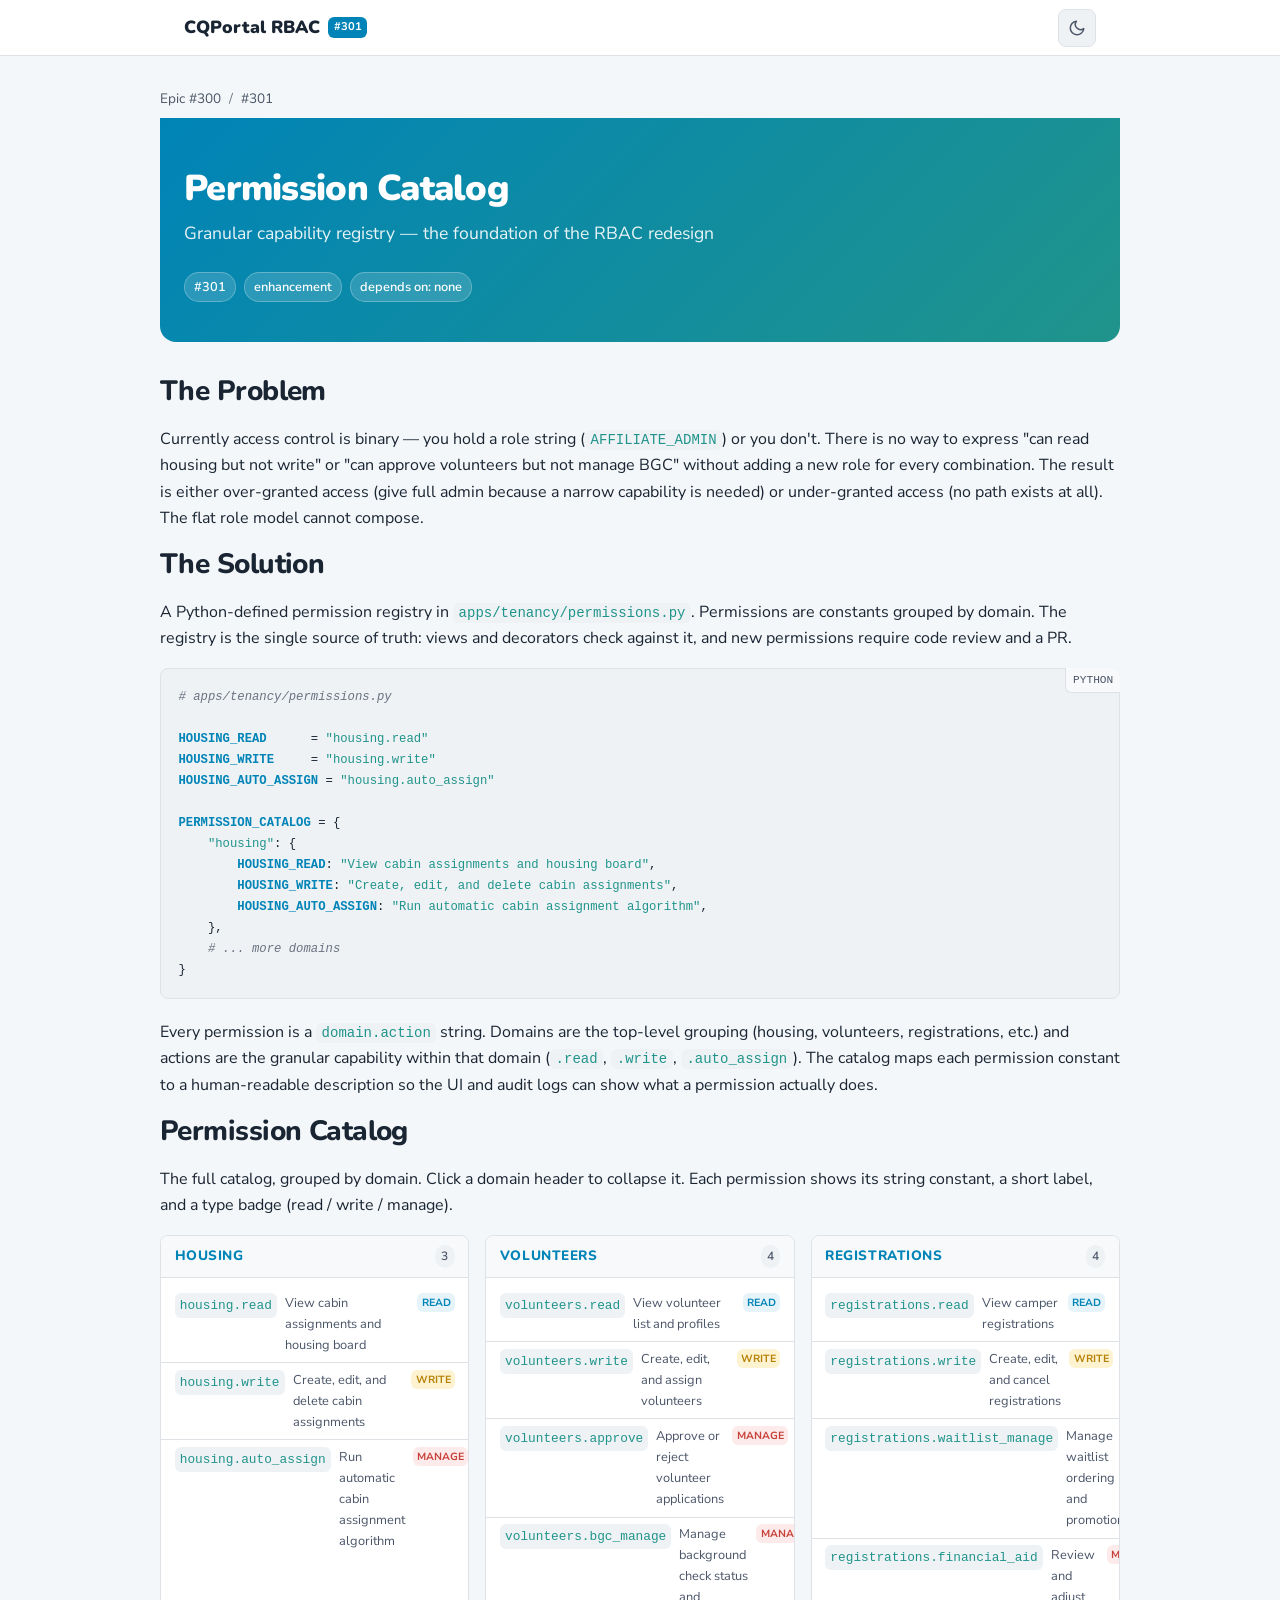
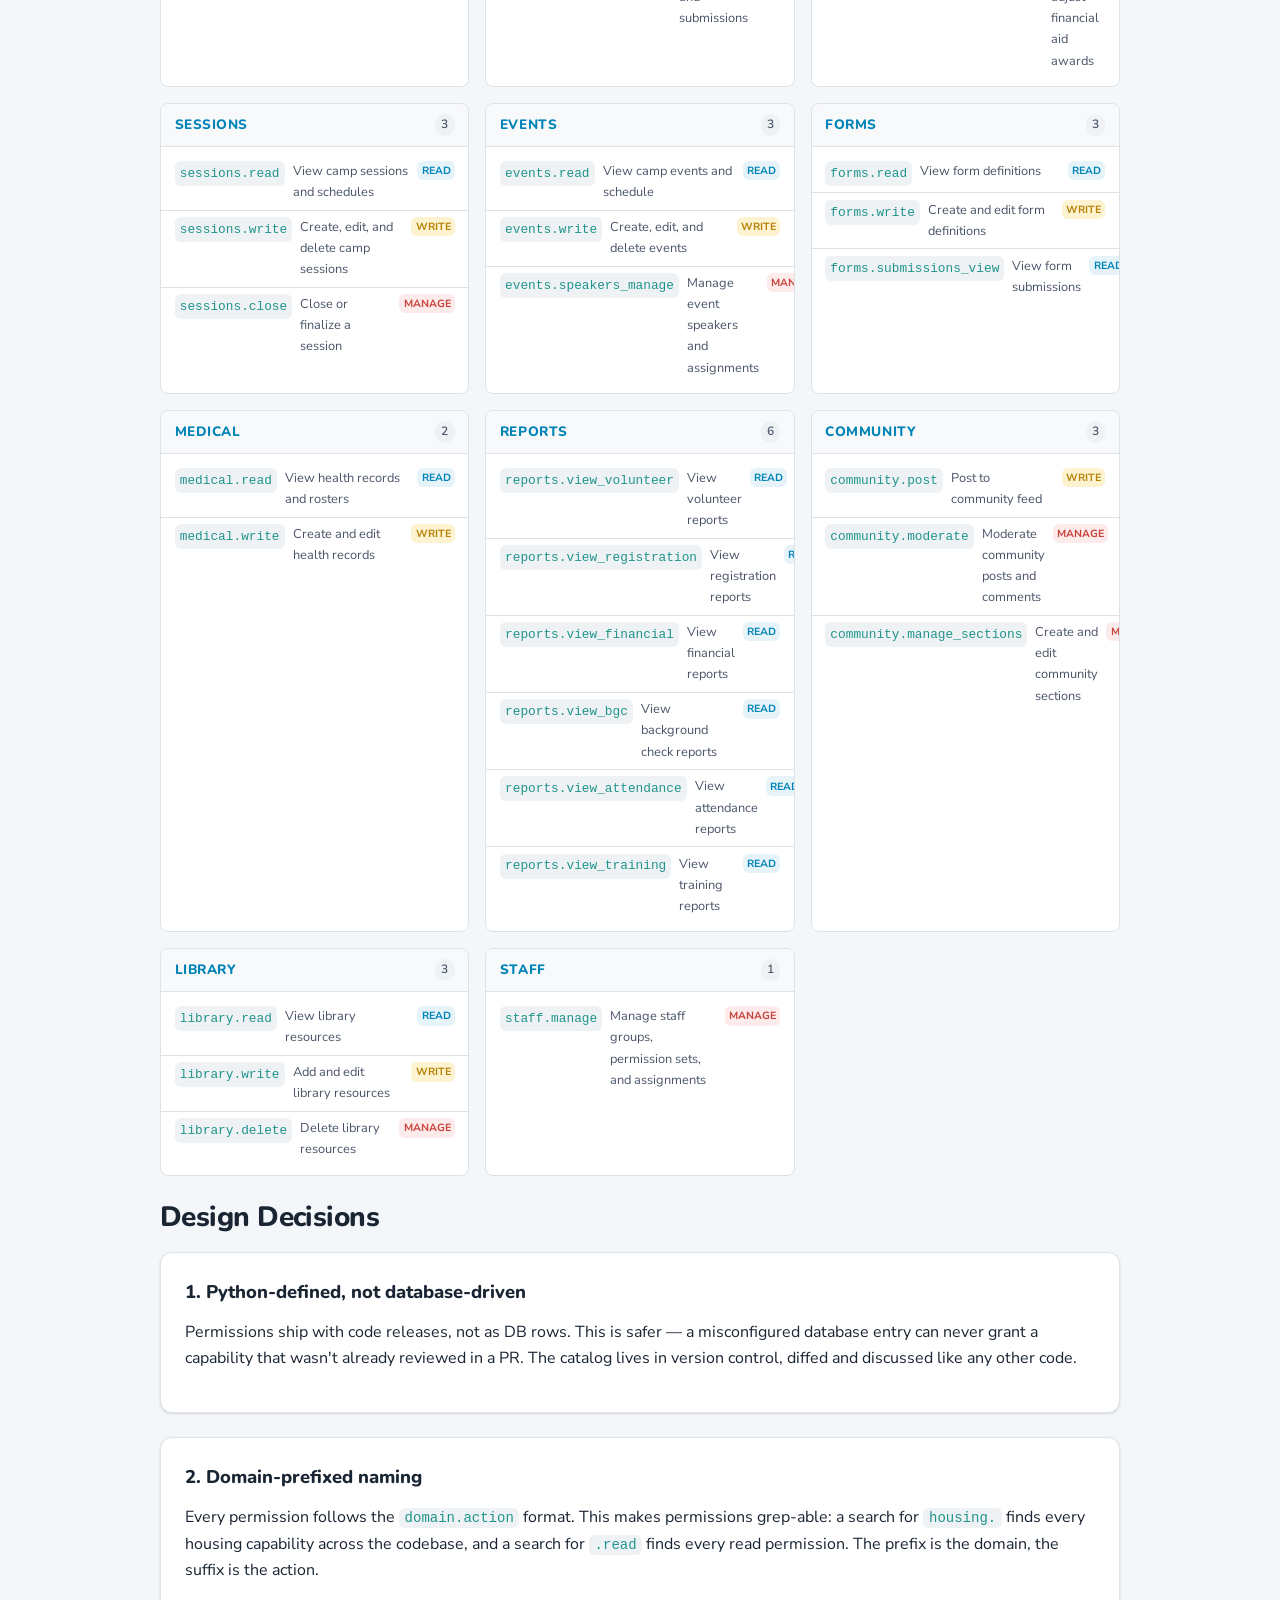
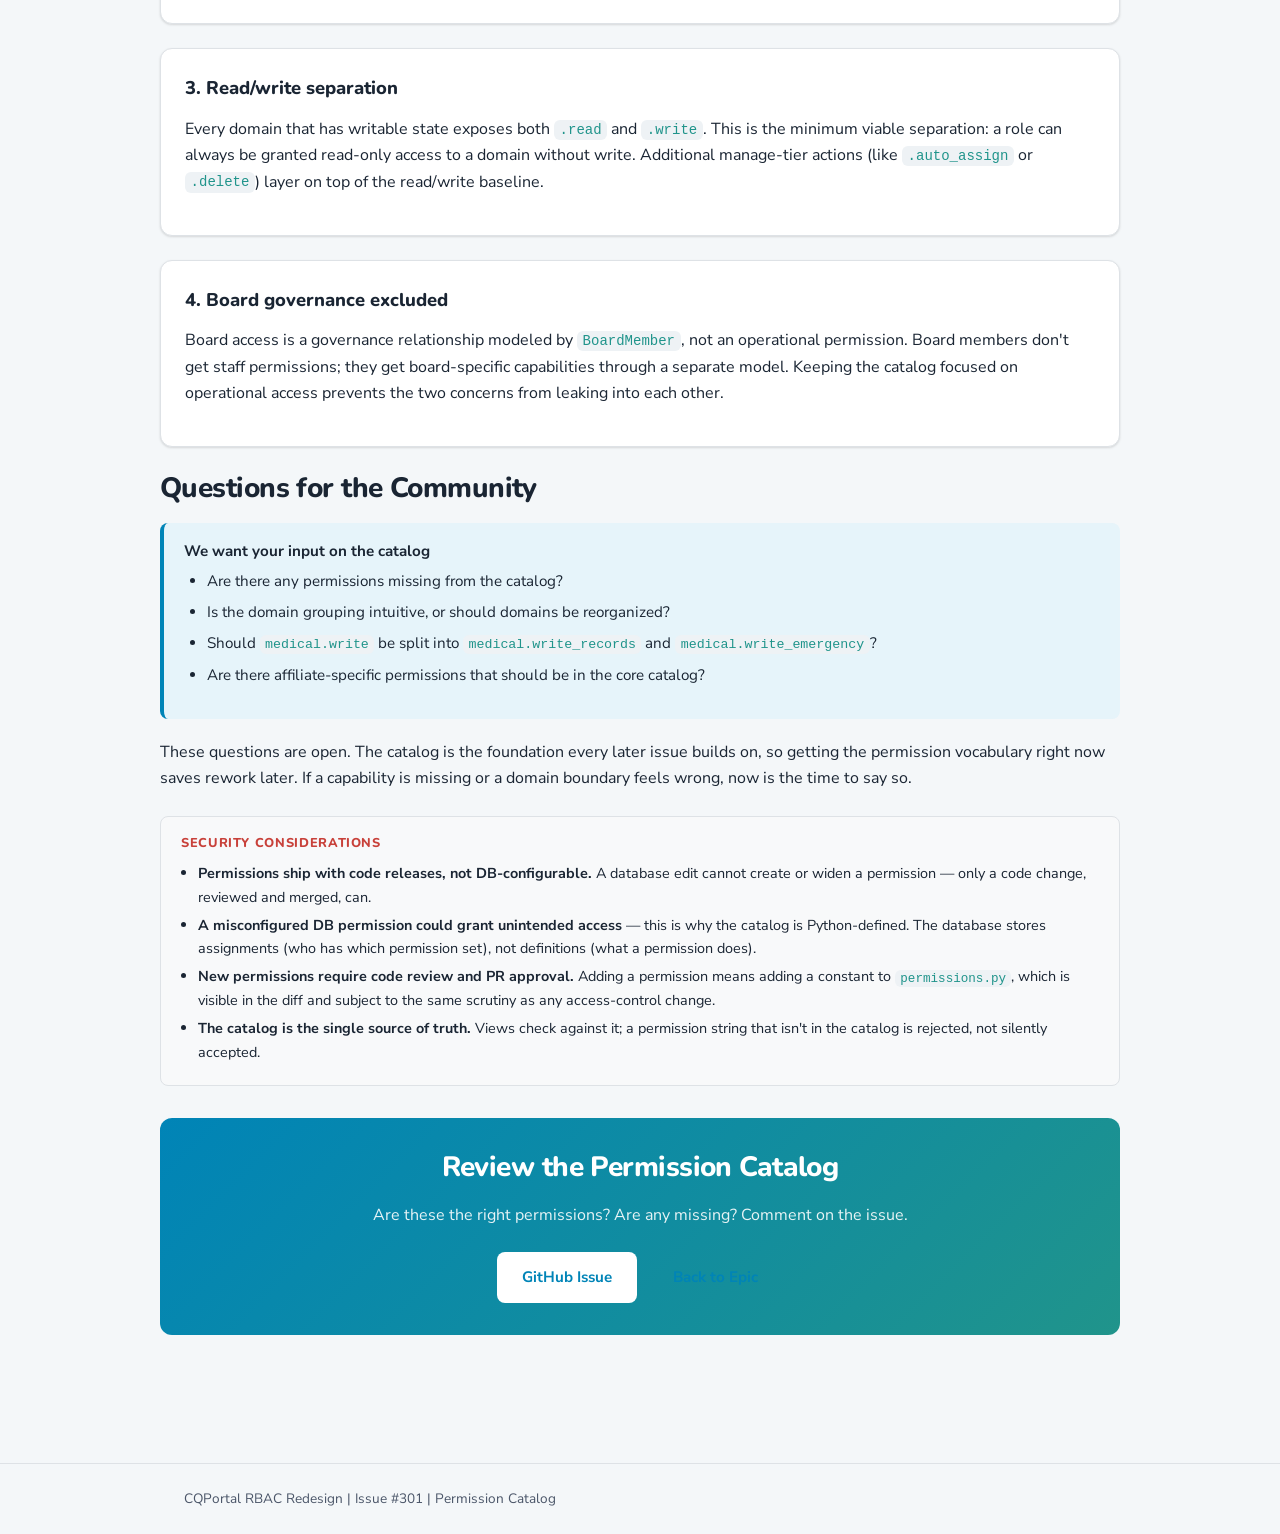
<file: issue-301.html>
<!DOCTYPE html>
<html lang="en">
<head>
<meta charset="UTF-8">
<meta name="viewport" content="width=device-width, initial-scale=1.0">
<title>CQPortal RBAC Redesign — Issue #301: Permission Catalog</title>
<link rel="preconnect" href="https://fonts.googleapis.com">
<link rel="preconnect" href="https://fonts.gstatic.com" crossorigin>
<link href="https://fonts.googleapis.com/css2?family=Nunito:wght@700;800;900&family=Nunito+Sans:wght@400;500;600;700&display=swap" rel="stylesheet">
<style>
/* ============================================================
   CQPortal RBAC Redesign — Design Documentation Styles
   Brand Colors: #0084b7 (Blue) · #20948b (Teal) · #fad97a (Yellow)
   Typography:   Nunito (headings) + Nunito Sans (body)
   Supports light/dark themes, defaults to system preference
   ============================================================ */

/* -- Design Tokens (Light Theme / Default) -- */
:root {
  /* Brand palette */
  --cq-primary:        #0084b7;
  --cq-primary-dark:   #006a93;
  --cq-primary-darker: #00527a;
  --cq-primary-light:  #e6f4fa;
  --cq-secondary:      #20948b;
  --cq-secondary-dark: #197870;
  --cq-secondary-light:#e6f5f4;
  --cq-highlight:      #fad97a;
  --cq-highlight-dark: #f5c432;

  /* Neutrals — light mode */
  --bg:           #f4f7f9;
  --bg-elevated:  #ffffff;
  --bg-subtle:    #f8f9fa;
  --bg-inset:     #eef2f5;
  --text:         #1a2533;
  --text-muted:   #4a5568;
  --text-subtle:  #6b7280;
  --border:       #dee2e6;
  --border-strong:#c3ccd4;

  /* Semantic colors */
  --success:     #20948b;
  --success-bg:  #e6f5f4;
  --danger:      #c8413a;
  --danger-bg:   #fcebea;
  --warning:     #b58106;
  --warning-bg:  #fef3d0;
  --info:        #0084b7;
  --info-bg:     #e6f4fa;

  /* Typography */
  --font-heading: 'Nunito', sans-serif;
  --font-body:    'Nunito Sans', sans-serif;
  --font-mono:    'JetBrains Mono', 'Fira Code', 'Consolas', monospace;

  /* Spacing / radii */
  --radius-sm: 0.375rem;
  --radius:    0.5rem;
  --radius-lg: 0.75rem;
  --radius-xl: 1rem;

  /* Shadows */
  --shadow-sm: 0 1px 3px rgba(0,0,0,.08), 0 1px 2px rgba(0,0,0,.06);
  --shadow:    0 4px 12px rgba(0,0,0,.10);
  --shadow-lg: 0 8px 24px rgba(0,0,0,.12);

  /* Transitions */
  --transition: 200ms ease;

  /* Layout */
  --max-width: 960px;
  --nav-height: 56px;
}

/* -- Dark Theme Tokens -- */
[data-theme="dark"] {
  --bg:           #0f1722;
  --bg-elevated:  #1a2533;
  --bg-subtle:    #16202d;
  --bg-inset:     #0c1520;
  --text:         #e2e8f0;
  --text-muted:   #94a3b8;
  --text-subtle:  #64748b;
  --border:       #2d3748;
  --border-strong:#404b5d;

  --cq-primary-light:  #0a2535;
  --cq-secondary-light:#0f2622;

  --success-bg:  #0f2622;
  --danger-bg:   #2a1515;
  --warning-bg:  #2a2110;
  --info-bg:     #0a2535;

  --shadow-sm: 0 1px 3px rgba(0,0,0,.30), 0 1px 2px rgba(0,0,0,.20);
  --shadow:    0 4px 12px rgba(0,0,0,.35);
  --shadow-lg: 0 8px 24px rgba(0,0,0,.40);
}

/* -- System Preference Fallback (no JS) -- */
@media (prefers-color-scheme: dark) {
  :root:not([data-theme="light"]) {
    --bg:           #0f1722;
    --bg-elevated:  #1a2533;
    --bg-subtle:    #16202d;
    --bg-inset:     #0c1520;
    --text:         #e2e8f0;
    --text-muted:   #94a3b8;
    --text-subtle:  #64748b;
    --border:       #2d3748;
    --border-strong:#404b5d;

    --cq-primary-light:  #0a2535;
    --cq-secondary-light:#0f2622;

    --success-bg:  #0f2622;
    --danger-bg:   #2a1515;
    --warning-bg:  #2a2110;
    --info-bg:     #0a2535;

    --shadow-sm: 0 1px 3px rgba(0,0,0,.30), 0 1px 2px rgba(0,0,0,.20);
    --shadow:    0 4px 12px rgba(0,0,0,.35);
    --shadow-lg: 0 8px 24px rgba(0,0,0,.40);
  }
}

/* -- Reset / Base -- */
*, *::before, *::after { box-sizing: border-box; }

html {
  scroll-behavior: smooth;
  -webkit-text-size-adjust: 100%;
}

body {
  margin: 0;
  font-family: var(--font-body);
  font-size: 16px;
  line-height: 1.65;
  color: var(--text);
  background-color: var(--bg);
  -webkit-font-smoothing: antialiased;
  -moz-osx-font-smoothing: grayscale;
  transition: background-color var(--transition), color var(--transition);
}

/* -- Typography -- */
h1, h2, h3, h4, h5, h6 {
  font-family: var(--font-heading);
  font-weight: 800;
  color: var(--text);
  letter-spacing: -0.02em;
  line-height: 1.25;
  margin-top: 2em;
  margin-bottom: 0.6em;
}

h1 { font-size: 2.25rem; font-weight: 900; }
h2 { font-size: 1.75rem; }
h3 { font-size: 1.35rem; }
h4 { font-size: 1.1rem; }

h1:first-child, h2:first-child { margin-top: 0; }

p { margin: 0 0 1em; }

a {
  color: var(--cq-primary);
  text-decoration: none;
  transition: color var(--transition);
}
a:hover { color: var(--cq-primary-dark); text-decoration: underline; }

code {
  font-family: var(--font-mono);
  font-size: 0.875em;
  background: var(--bg-inset);
  padding: 0.15em 0.4em;
  border-radius: var(--radius-sm);
  color: var(--cq-secondary);
}
[data-theme="dark"] code,
:root:not([data-theme="light"]) code { color: var(--cq-highlight); }

pre {
  background: var(--bg-inset);
  border: 1px solid var(--border);
  border-radius: var(--radius);
  padding: 1.25em;
  overflow-x: auto;
  font-size: 0.875rem;
  line-height: 1.5;
}
pre code {
  background: none;
  padding: 0;
  border-radius: 0;
  color: var(--text);
}

strong { font-weight: 700; }
em { font-style: italic; }

ul, ol { margin: 0 0 1em; padding-left: 1.5em; }
li { margin-bottom: 0.4em; }

/* -- Layout -- */
.container {
  max-width: var(--max-width);
  margin: 0 auto;
  padding: 0 1.5rem;
}

.content { padding: 2rem 0 4rem; }

/* -- Top Nav -- */
.nav {
  position: sticky;
  top: 0;
  z-index: 100;
  background: var(--bg-elevated);
  border-bottom: 1px solid var(--border);
  height: var(--nav-height);
  display: flex;
  align-items: center;
  transition: background-color var(--transition), border-color var(--transition);
}
.nav .container { display: flex; align-items: center; justify-content: space-between; width: 100%; }
.nav-brand {
  font-family: var(--font-heading);
  font-weight: 900;
  font-size: 1.1rem;
  color: var(--text);
  display: flex;
  align-items: center;
  gap: 0.5rem;
}
.nav-brand:hover { text-decoration: none; color: var(--text); }
.nav-brand .badge-issue {
  font-size: 0.7rem;
  font-weight: 700;
  padding: 0.15em 0.5em;
  background: var(--cq-primary);
  color: white;
  border-radius: var(--radius-sm);
  font-family: var(--font-body);
}
.nav-right { display: flex; align-items: center; gap: 1rem; }

/* Theme toggle */
.theme-toggle {
  background: var(--bg-inset);
  border: 1px solid var(--border);
  border-radius: var(--radius);
  width: 38px;
  height: 38px;
  display: flex;
  align-items: center;
  justify-content: center;
  cursor: pointer;
  transition: background var(--transition), border-color var(--transition);
  font-size: 1.1rem;
  color: var(--text-muted);
  user-select: none;
}
.theme-toggle:hover { border-color: var(--border-strong); color: var(--text); }
.theme-toggle svg { width: 18px; height: 18px; }

/* -- Breadcrumb / Issue navigation -- */
.breadcrumb {
  display: flex;
  align-items: center;
  gap: 0.5rem;
  flex-wrap: wrap;
  font-size: 0.85rem;
  color: var(--text-muted);
  margin-bottom: 0.5rem;
}
.breadcrumb a { color: var(--text-muted); }
.breadcrumb a:hover { color: var(--cq-primary); }
.breadcrumb .sep { color: var(--text-subtle); }

/* -- Issue badge -- */
.issue-badge {
  display: inline-flex;
  align-items: center;
  gap: 0.35rem;
  font-family: var(--font-body);
  font-weight: 600;
  font-size: 0.8rem;
  padding: 0.25em 0.7em;
  border-radius: 1rem;
  background: var(--cq-primary-light);
  color: var(--cq-primary);
  border: 1px solid transparent;
}
.issue-badge.epic { background: var(--cq-secondary-light); color: var(--cq-secondary); }
.issue-badge.dependency { background: var(--warning-bg); color: var(--warning); }
.issue-badge.milestone { background: var(--cq-highlight); color: var(--cq-dark, #1a2533); }

/* -- Hero section -- */
.hero {
  background: linear-gradient(135deg, var(--cq-primary) 0%, var(--cq-secondary) 100%);
  color: white;
  padding: 3rem 0 2.5rem;
  border-radius: 0 0 var(--radius-xl) var(--radius-xl);
  margin-bottom: 2rem;
}
.hero h1 { color: white; margin-bottom: 0.5rem; }
.hero p { color: rgba(255,255,255,0.9); font-size: 1.1rem; max-width: 60ch; margin-bottom: 1.5rem; }
.hero .hero-badges { display: flex; gap: 0.5rem; flex-wrap: wrap; }
.hero .hero-badges .issue-badge { background: rgba(255,255,255,0.15); color: white; border-color: rgba(255,255,255,0.25); }

/* -- Cards -- */
.card {
  background: var(--bg-elevated);
  border: 1px solid var(--border);
  border-radius: var(--radius-lg);
  padding: 1.5rem;
  margin-bottom: 1.5rem;
  box-shadow: var(--shadow-sm);
  transition: border-color var(--transition), box-shadow var(--transition);
}
.card:hover { border-color: var(--border-strong); }

.card-title {
  font-family: var(--font-heading);
  font-weight: 800;
  font-size: 1.15rem;
  margin: 0 0 0.75rem;
  display: flex;
  align-items: center;
  gap: 0.5rem;
}

/* -- Callout -- */
.callout {
  border-radius: var(--radius);
  padding: 1rem 1.25rem;
  margin-bottom: 1.25rem;
  border-left: 4px solid;
  font-size: 0.95rem;
}
.callout-info { background: var(--info-bg); border-color: var(--cq-primary); }
.callout-success { background: var(--success-bg); border-color: var(--success); }
.callout-warning { background: var(--warning-bg); border-color: var(--warning); }
.callout-danger { background: var(--danger-bg); border-color: var(--danger); }
.callout-title { font-weight: 700; margin-bottom: 0.3rem; }

/* -- Security note -- */
.security-note {
  background: var(--bg-subtle);
  border: 1px solid var(--border);
  border-radius: var(--radius);
  padding: 1rem 1.25rem;
  margin: 1.5rem 0;
  font-size: 0.9rem;
}
.security-note .security-header {
  font-family: var(--font-heading);
  font-weight: 800;
  font-size: 0.8rem;
  text-transform: uppercase;
  letter-spacing: 0.05em;
  color: var(--danger);
  margin-bottom: 0.5rem;
  display: flex;
  align-items: center;
  gap: 0.4rem;
}
.security-note ul { margin: 0; padding-left: 1.2em; }
.security-note li { margin-bottom: 0.3em; }

/* -- CTA box -- */
.cta-box {
  background: linear-gradient(135deg, var(--cq-primary) 0%, var(--cq-secondary) 100%);
  border-radius: var(--radius-lg);
  padding: 2rem;
  color: white;
  text-align: center;
  margin: 2rem 0;
}
.cta-box h2, .cta-box h3 { color: white; margin-top: 0; }
.cta-box p { color: rgba(255,255,255,0.9); max-width: 55ch; margin: 0 auto 1.5rem; }
.cta-box .cta-buttons { display: flex; gap: 0.75rem; justify-content: center; flex-wrap: wrap; }
.cta-button {
  display: inline-flex;
  align-items: center;
  gap: 0.4rem;
  padding: 0.7em 1.5em;
  border-radius: var(--radius);
  font-weight: 700;
  font-family: var(--font-body);
  font-size: 0.95rem;
  text-decoration: none;
  transition: all var(--transition);
  border: 2px solid transparent;
}
.cta-button.primary {
  background: white;
  color: var(--cq-primary);
}
.cta-button.primary:hover { background: var(--cq-highlight); color: var(--text); text-decoration: none; }
.cta-button.secondary {
  background: transparent;
  color: white;
  border-color: rgba(255,255,255,0.4);
}
.cta-button.secondary:hover { background: rgba(255,255,255,0.1); border-color: white; text-decoration: none; }

/* -- Tables -- */
table {
  width: 100%;
  border-collapse: collapse;
  font-size: 0.9rem;
  margin-bottom: 1.5rem;
}
thead { border-bottom: 2px solid var(--border-strong); }
th {
  text-align: left;
  padding: 0.65rem 0.85rem;
  font-family: var(--font-heading);
  font-weight: 700;
  font-size: 0.8rem;
  text-transform: uppercase;
  letter-spacing: 0.03em;
  color: var(--text-muted);
}
td {
  padding: 0.65rem 0.85rem;
  border-bottom: 1px solid var(--border);
  vertical-align: top;
}
tbody tr:last-child td { border-bottom: none; }
tbody tr:hover { background: var(--bg-subtle); }

/* -- Permission grid -- */
.perm-grid {
  display: grid;
  grid-template-columns: repeat(auto-fill, minmax(280px, 1fr));
  gap: 1rem;
  margin-bottom: 1.5rem;
}
.perm-domain {
  background: var(--bg-elevated);
  border: 1px solid var(--border);
  border-radius: var(--radius);
  overflow: hidden;
  transition: border-color var(--transition);
}
.perm-domain:hover { border-color: var(--border-strong); }
.perm-domain-header {
  background: var(--bg-subtle);
  padding: 0.6rem 0.85rem;
  font-family: var(--font-heading);
  font-weight: 800;
  font-size: 0.85rem;
  text-transform: uppercase;
  letter-spacing: 0.04em;
  border-bottom: 1px solid var(--border);
  color: var(--cq-primary);
  cursor: pointer;
  user-select: none;
  display: flex;
  align-items: center;
  justify-content: space-between;
}
.perm-domain-header .perm-count {
  font-size: 0.75rem;
  font-weight: 600;
  color: var(--text-muted);
  background: var(--bg-inset);
  padding: 0.1em 0.5em;
  border-radius: 1rem;
}
.perm-domain-body { padding: 0.5rem 0; }
.perm-item {
  display: flex;
  align-items: flex-start;
  gap: 0.5rem;
  padding: 0.4rem 0.85rem;
  font-size: 0.85rem;
  border-bottom: 1px solid var(--border);
}
.perm-item:last-child { border-bottom: none; }
.perm-item code { flex-shrink: 0; font-size: 0.8rem; }
.perm-item .perm-label { color: var(--text-muted); font-size: 0.8rem; }
.perm-item .perm-type {
  font-size: 0.65rem;
  font-weight: 700;
  text-transform: uppercase;
  padding: 0.1em 0.4em;
  border-radius: var(--radius-sm);
  margin-left: auto;
}
.perm-type.read { background: var(--info-bg); color: var(--info); }
.perm-type.write { background: var(--warning-bg); color: var(--warning); }
.perm-type.manage { background: var(--danger-bg); color: var(--danger); }
.perm-type.admin { background: var(--success-bg); color: var(--success); }

/* -- Architecture diagram -- */
.arch-diagram {
  display: flex;
  flex-direction: column;
  align-items: center;
  gap: 0;
  margin: 1.5rem auto;
  max-width: 500px;
}
.arch-layer {
  background: var(--bg-elevated);
  border: 2px solid var(--border);
  border-radius: var(--radius-lg);
  padding: 1rem 2rem;
  text-align: center;
  width: 100%;
  transition: border-color var(--transition), transform var(--transition);
}
.arch-layer:hover { border-color: var(--cq-primary); transform: scale(1.02); }
.arch-layer.user { border-color: var(--cq-secondary); }
.arch-layer.group { border-color: var(--cq-primary); }
.arch-layer.permset { border-color: var(--cq-highlight-dark); }
.arch-layer.perm { border-color: var(--cq-secondary); }
.arch-layer .arch-label { font-family: var(--font-heading); font-weight: 800; font-size: 1rem; color: var(--text); }
.arch-layer .arch-desc { font-size: 0.8rem; color: var(--text-muted); margin-top: 0.2rem; }
.arch-arrow {
  font-size: 1.5rem;
  color: var(--text-muted);
  line-height: 1;
  padding: 0.3rem 0;
}

/* -- Before/After comparison -- */
.compare-grid {
  display: grid;
  grid-template-columns: 1fr 1fr;
  gap: 1rem;
  margin: 1.5rem 0;
}
.compare-panel {
  background: var(--bg-elevated);
  border: 1px solid var(--border);
  border-radius: var(--radius-lg);
  overflow: hidden;
}
.compare-panel-header {
  padding: 0.6rem 1rem;
  font-family: var(--font-heading);
  font-weight: 800;
  font-size: 0.85rem;
  text-transform: uppercase;
  letter-spacing: 0.04em;
  border-bottom: 1px solid var(--border);
}
.compare-panel.before .compare-panel-header { background: var(--danger-bg); color: var(--danger); }
.compare-panel.after .compare-panel-header { background: var(--success-bg); color: var(--success); }
.compare-panel-body { padding: 1rem; font-size: 0.9rem; }
.compare-panel-body ul { margin: 0; padding-left: 1.2em; }
.compare-panel-body li { margin-bottom: 0.5em; }

/* -- Timeline -- */
.timeline { margin: 1.5rem 0; padding-left: 0; }
.timeline-item {
  display: flex;
  gap: 1rem;
  margin-bottom: 1.5rem;
  position: relative;
}
.timeline-item::before {
  content: '';
  position: absolute;
  left: 14px;
  top: 32px;
  bottom: -24px;
  width: 2px;
  background: var(--border);
}
.timeline-item:last-child::before { display: none; }
.timeline-dot {
  flex-shrink: 0;
  width: 30px;
  height: 30px;
  border-radius: 50%;
  background: var(--cq-primary);
  border: 3px solid var(--bg);
  display: flex;
  align-items: center;
  justify-content: center;
  font-size: 0.75rem;
  font-weight: 800;
  font-family: var(--font-heading);
  color: white;
  z-index: 1;
}
.timeline-content { flex: 1; padding-top: 0.2rem; }
.timeline-content h4 { margin: 0 0 0.3rem; font-size: 1rem; }
.timeline-content p { margin: 0; font-size: 0.9rem; color: var(--text-muted); }

/* -- Issue card (linked issues list) -- */
.issue-card {
  display: flex;
  align-items: flex-start;
  gap: 1rem;
  background: var(--bg-elevated);
  border: 1px solid var(--border);
  border-radius: var(--radius-lg);
  padding: 1.25rem;
  margin-bottom: 1rem;
  transition: border-color var(--transition), box-shadow var(--transition);
  text-decoration: none;
}
.issue-card:hover { border-color: var(--cq-primary); box-shadow: var(--shadow); text-decoration: none; }
.issue-card-num {
  flex-shrink: 0;
  width: 48px;
  height: 48px;
  border-radius: var(--radius);
  background: var(--cq-primary-light);
  color: var(--cq-primary);
  display: flex;
  align-items: center;
  justify-content: center;
  font-family: var(--font-heading);
  font-weight: 900;
  font-size: 0.8rem;
  text-align: center;
  line-height: 1;
}
.issue-card-body { flex: 1; }
.issue-card-title { font-family: var(--font-heading); font-weight: 700; font-size: 1rem; color: var(--text); margin-bottom: 0.2rem; }
.issue-card-desc { font-size: 0.85rem; color: var(--text-muted); line-height: 1.5; }
.issue-card-arrow { flex-shrink: 0; color: var(--text-subtle); font-size: 1.2rem; padding-top: 0.5rem; }

/* -- Permission matrix table -- */
.perm-matrix th { font-size: 0.75rem; text-align: center; white-space: nowrap; }
.perm-matrix td:first-child { font-weight: 600; font-size: 0.85rem; white-space: nowrap; }
.perm-matrix .check { text-align: center; font-size: 1rem; color: var(--success); font-weight: 700; }
.perm-matrix .dash { text-align: center; color: var(--text-subtle); }
.perm-matrix .partial { text-align: center; color: var(--warning); font-size: 0.85rem; }

/* -- UI mockup -- */
.mockup {
  background: var(--bg-elevated);
  border: 1px solid var(--border);
  border-radius: var(--radius-lg);
  padding: 1.5rem;
  margin: 1rem 0;
}
.mockup-toolbar {
  display: flex;
  align-items: center;
  gap: 0.5rem;
  padding-bottom: 0.75rem;
  border-bottom: 1px solid var(--border);
  margin-bottom: 1rem;
}
.mockup-dot { width: 10px; height: 10px; border-radius: 50%; }
.mockup-dot.red { background: #ff5f57; }
.mockup-dot.yellow { background: #febc2e; }
.mockup-dot.green { background: #28c840; }
.mockup-url {
  flex: 1;
  background: var(--bg-inset);
  border-radius: var(--radius-sm);
  padding: 0.3rem 0.6rem;
  font-family: var(--font-mono);
  font-size: 0.75rem;
  color: var(--text-muted);
  text-align: center;
}
.mockup-content { font-size: 0.85rem; }

/* Mockup components */
.mockup-nav {
  display: flex;
  align-items: center;
  gap: 1rem;
  padding: 0.5rem 0;
  border-bottom: 1px solid var(--border);
  margin-bottom: 1rem;
  font-size: 0.8rem;
  color: var(--text-muted);
}
.mockup-table { width: 100%; font-size: 0.8rem; }
.mockup-table th { font-size: 0.7rem; padding: 0.4rem; }
.mockup-table td { padding: 0.4rem; font-size: 0.78rem; }
.mockup-badge {
  display: inline-block;
  font-size: 0.7rem;
  font-weight: 600;
  padding: 0.15em 0.5em;
  border-radius: 1rem;
  background: var(--cq-primary-light);
  color: var(--cq-primary);
}
.mockup-badge.teal { background: var(--cq-secondary-light); color: var(--cq-secondary); }
.mockup-badge.yellow { background: var(--cq-highlight); color: #1a2533; }
.mockup-badge.muted { background: var(--bg-inset); color: var(--text-muted); }
.mockup-btn {
  display: inline-block;
  font-size: 0.75rem;
  font-weight: 600;
  padding: 0.3em 0.8em;
  border-radius: var(--radius-sm);
  background: var(--cq-primary);
  color: white;
  cursor: pointer;
}
.mockup-dropdown {
  display: inline-block;
  font-size: 0.75rem;
  background: var(--bg-inset);
  border: 1px solid var(--border);
  border-radius: var(--radius-sm);
  padding: 0.3em 0.6em;
  color: var(--text-muted);
}
.mockup-checkbox-grid {
  display: grid;
  grid-template-columns: repeat(auto-fill, minmax(160px, 1fr));
  gap: 0.4rem;
  margin-top: 0.5rem;
}
.mockup-checkbox-item {
  display: flex;
  align-items: center;
  gap: 0.3rem;
  font-size: 0.75rem;
  padding: 0.25rem 0.4rem;
  background: var(--bg-subtle);
  border-radius: var(--radius-sm);
  border: 1px solid var(--border);
}
.mockup-checkbox {
  width: 14px;
  height: 14px;
  border: 2px solid var(--border-strong);
  border-radius: 3px;
  flex-shrink: 0;
}
.mockup-checkbox.checked {
  background: var(--cq-primary);
  border-color: var(--cq-primary);
  position: relative;
}
.mockup-checkbox.checked::after {
  content: '';
  position: absolute;
  left: 3px;
  top: 0px;
  width: 5px;
  height: 9px;
  border: solid white;
  border-width: 0 2px 2px 0;
  transform: rotate(45deg);
}

/* -- Code block with syntax highlighting -- */
.code-block {
  position: relative;
  margin-bottom: 1.25rem;
}
.code-block pre { margin: 0; }
.code-block .code-lang {
  position: absolute;
  top: 0;
  right: 0;
  background: var(--bg-subtle);
  border-left: 1px solid var(--border);
  border-bottom: 1px solid var(--border);
  border-radius: 0 var(--radius) 0 var(--radius-sm);
  padding: 0.25em 0.6em;
  font-family: var(--font-mono);
  font-size: 0.7rem;
  color: var(--text-muted);
  text-transform: uppercase;
}

/* Syntax highlight */
.syntax-keyword { color: var(--cq-primary); font-weight: 600; }
.syntax-string { color: var(--success); }
.syntax-comment { color: var(--text-subtle); font-style: italic; }
.syntax-class { color: var(--cq-highlight-dark); font-weight: 600; }
[data-theme="dark"] .syntax-class,
:root:not([data-theme="light"]) .syntax-class { color: var(--cq-highlight); }
.syntax-fn { color: var(--cq-secondary); }

/* -- Dependency chain -- */
.dep-chain {
  display: flex;
  align-items: center;
  gap: 0.5rem;
  flex-wrap: wrap;
  margin: 1rem 0;
  font-size: 0.85rem;
}
.dep-chain-item {
  display: inline-flex;
  align-items: center;
  gap: 0.3rem;
  padding: 0.25em 0.6em;
  border-radius: var(--radius);
  background: var(--bg-elevated);
  border: 1px solid var(--border);
  font-weight: 600;
  color: var(--text);
}
.dep-chain-arrow { color: var(--text-subtle); font-size: 1rem; }

/* -- Tabs -- */
.tabs { display: flex; gap: 0; border-bottom: 2px solid var(--border); margin-bottom: 1.5rem; }
.tab {
  padding: 0.6em 1.2em;
  font-family: var(--font-heading);
  font-weight: 700;
  font-size: 0.9rem;
  color: var(--text-muted);
  cursor: pointer;
  border-bottom: 3px solid transparent;
  margin-bottom: -2px;
  transition: color var(--transition), border-color var(--transition);
  background: none;
  border-top: none;
  border-left: none;
  border-right: none;
}
.tab:hover { color: var(--text); }
.tab.active { color: var(--cq-primary); border-bottom-color: var(--cq-primary); }
.tab-panel { display: none; }
.tab-panel.active { display: block; }

/* -- Footer -- */
.footer {
  border-top: 1px solid var(--border);
  padding: 1.5rem 0;
  margin-top: 2rem;
  font-size: 0.85rem;
  color: var(--text-muted);
}
.footer .container { display: flex; justify-content: space-between; align-items: center; flex-wrap: wrap; gap: 0.5rem; }
.footer a { color: var(--text-muted); }
.footer a:hover { color: var(--cq-primary); }

/* -- Responsive -- */
@media (max-width: 768px) {
  h1 { font-size: 1.75rem; }
  h2 { font-size: 1.4rem; }
  .compare-grid { grid-template-columns: 1fr; }
  .perm-grid { grid-template-columns: 1fr; }
  .hero { padding: 2rem 0 1.5rem; }
  .cta-box { padding: 1.5rem 1rem; }
}

/* -- Utility -- */
.muted { color: var(--text-muted); }
.center { text-align: center; }
.mt-0 { margin-top: 0; }
.mb-0 { margin-bottom: 0; }
.mt-2 { margin-top: 1rem; }
.mt-3 { margin-top: 1.5rem; }
.mb-2 { margin-bottom: 1rem; }
.mb-3 { margin-bottom: 1.5rem; }
.nowrap { white-space: nowrap; }
.fw-700 { font-weight: 700; }
.text-sm { font-size: 0.85rem; }
.text-xs { font-size: 0.75rem; }
</style>
</head>
<body>

<nav class="nav">
  <div class="container">
    <a href="epic-300.html" class="nav-brand">CQPortal RBAC <span class="badge-issue">#301</span></a>
    <div class="nav-right">
      <button class="theme-toggle" aria-label="Toggle theme"></button>
    </div>
  </div>
</nav>

<div class="container content">

  <nav class="breadcrumb">
    <a href="epic-300.html">Epic #300</a>
    <span class="sep">/</span>
    <span>#301</span>
  </nav>

  <section class="hero">
    <div class="container">
      <h1>Permission Catalog</h1>
      <p>Granular capability registry — the foundation of the RBAC redesign</p>
      <div class="hero-badges">
        <span class="issue-badge">#301</span>
        <span class="issue-badge">enhancement</span>
        <span class="issue-badge dependency">depends on: none</span>
      </div>
    </div>
  </section>

  <section>
    <h2>The Problem</h2>
    <p>
      Currently access control is binary — you hold a role string (<code>AFFILIATE_ADMIN</code>) or
      you don't. There is no way to express "can read housing but not write" or "can approve
      volunteers but not manage BGC" without adding a new role for every combination. The result is
      either over-granted access (give full admin because a narrow capability is needed) or
      under-granted access (no path exists at all). The flat role model cannot compose.
    </p>
  </section>

  <section>
    <h2>The Solution</h2>
    <p>
      A Python-defined permission registry in <code>apps/tenancy/permissions.py</code>. Permissions
      are constants grouped by domain. The registry is the single source of truth: views and
      decorators check against it, and new permissions require code review and a PR.
    </p>

    <div class="code-block">
      <span class="code-lang">python</span>
<pre><code><span class="syntax-comment"># apps/tenancy/permissions.py</span>

<span class="syntax-keyword">HOUSING_READ</span>      = <span class="syntax-string">"housing.read"</span>
<span class="syntax-keyword">HOUSING_WRITE</span>     = <span class="syntax-string">"housing.write"</span>
<span class="syntax-keyword">HOUSING_AUTO_ASSIGN</span> = <span class="syntax-string">"housing.auto_assign"</span>

<span class="syntax-keyword">PERMISSION_CATALOG</span> = {
    <span class="syntax-string">"housing"</span>: {
        <span class="syntax-keyword">HOUSING_READ</span>: <span class="syntax-string">"View cabin assignments and housing board"</span>,
        <span class="syntax-keyword">HOUSING_WRITE</span>: <span class="syntax-string">"Create, edit, and delete cabin assignments"</span>,
        <span class="syntax-keyword">HOUSING_AUTO_ASSIGN</span>: <span class="syntax-string">"Run automatic cabin assignment algorithm"</span>,
    },
    <span class="syntax-comment"># ... more domains</span>
}</code></pre>
    </div>

    <p>
      Every permission is a <code>domain.action</code> string. Domains are the top-level grouping
      (housing, volunteers, registrations, etc.) and actions are the granular capability within that
      domain (<code>.read</code>, <code>.write</code>, <code>.auto_assign</code>). The catalog
      maps each permission constant to a human-readable description so the UI and audit logs can
      show what a permission actually does.
    </p>
  </section>

  <section>
    <h2>Permission Catalog</h2>
    <p>
      The full catalog, grouped by domain. Click a domain header to collapse it. Each permission
      shows its string constant, a short label, and a type badge (read / write / manage).
    </p>

    <div class="perm-grid">

      <div class="perm-domain">
        <div class="perm-domain-header">
          <span>Housing</span>
          <span class="perm-count">3</span>
        </div>
        <div class="perm-domain-body">
          <div class="perm-item">
            <code>housing.read</code>
            <span class="perm-label">View cabin assignments and housing board</span>
            <span class="perm-type read">read</span>
          </div>
          <div class="perm-item">
            <code>housing.write</code>
            <span class="perm-label">Create, edit, and delete cabin assignments</span>
            <span class="perm-type write">write</span>
          </div>
          <div class="perm-item">
            <code>housing.auto_assign</code>
            <span class="perm-label">Run automatic cabin assignment algorithm</span>
            <span class="perm-type manage">manage</span>
          </div>
        </div>
      </div>

      <div class="perm-domain">
        <div class="perm-domain-header">
          <span>Volunteers</span>
          <span class="perm-count">4</span>
        </div>
        <div class="perm-domain-body">
          <div class="perm-item">
            <code>volunteers.read</code>
            <span class="perm-label">View volunteer list and profiles</span>
            <span class="perm-type read">read</span>
          </div>
          <div class="perm-item">
            <code>volunteers.write</code>
            <span class="perm-label">Create, edit, and assign volunteers</span>
            <span class="perm-type write">write</span>
          </div>
          <div class="perm-item">
            <code>volunteers.approve</code>
            <span class="perm-label">Approve or reject volunteer applications</span>
            <span class="perm-type manage">manage</span>
          </div>
          <div class="perm-item">
            <code>volunteers.bgc_manage</code>
            <span class="perm-label">Manage background check status and submissions</span>
            <span class="perm-type manage">manage</span>
          </div>
        </div>
      </div>

      <div class="perm-domain">
        <div class="perm-domain-header">
          <span>Registrations</span>
          <span class="perm-count">4</span>
        </div>
        <div class="perm-domain-body">
          <div class="perm-item">
            <code>registrations.read</code>
            <span class="perm-label">View camper registrations</span>
            <span class="perm-type read">read</span>
          </div>
          <div class="perm-item">
            <code>registrations.write</code>
            <span class="perm-label">Create, edit, and cancel registrations</span>
            <span class="perm-type write">write</span>
          </div>
          <div class="perm-item">
            <code>registrations.waitlist_manage</code>
            <span class="perm-label">Manage waitlist ordering and promotions</span>
            <span class="perm-type manage">manage</span>
          </div>
          <div class="perm-item">
            <code>registrations.financial_aid</code>
            <span class="perm-label">Review and adjust financial aid awards</span>
            <span class="perm-type manage">manage</span>
          </div>
        </div>
      </div>

      <div class="perm-domain">
        <div class="perm-domain-header">
          <span>Sessions</span>
          <span class="perm-count">3</span>
        </div>
        <div class="perm-domain-body">
          <div class="perm-item">
            <code>sessions.read</code>
            <span class="perm-label">View camp sessions and schedules</span>
            <span class="perm-type read">read</span>
          </div>
          <div class="perm-item">
            <code>sessions.write</code>
            <span class="perm-label">Create, edit, and delete camp sessions</span>
            <span class="perm-type write">write</span>
          </div>
          <div class="perm-item">
            <code>sessions.close</code>
            <span class="perm-label">Close or finalize a session</span>
            <span class="perm-type manage">manage</span>
          </div>
        </div>
      </div>

      <div class="perm-domain">
        <div class="perm-domain-header">
          <span>Events</span>
          <span class="perm-count">3</span>
        </div>
        <div class="perm-domain-body">
          <div class="perm-item">
            <code>events.read</code>
            <span class="perm-label">View camp events and schedule</span>
            <span class="perm-type read">read</span>
          </div>
          <div class="perm-item">
            <code>events.write</code>
            <span class="perm-label">Create, edit, and delete events</span>
            <span class="perm-type write">write</span>
          </div>
          <div class="perm-item">
            <code>events.speakers_manage</code>
            <span class="perm-label">Manage event speakers and assignments</span>
            <span class="perm-type manage">manage</span>
          </div>
        </div>
      </div>

      <div class="perm-domain">
        <div class="perm-domain-header">
          <span>Forms</span>
          <span class="perm-count">3</span>
        </div>
        <div class="perm-domain-body">
          <div class="perm-item">
            <code>forms.read</code>
            <span class="perm-label">View form definitions</span>
            <span class="perm-type read">read</span>
          </div>
          <div class="perm-item">
            <code>forms.write</code>
            <span class="perm-label">Create and edit form definitions</span>
            <span class="perm-type write">write</span>
          </div>
          <div class="perm-item">
            <code>forms.submissions_view</code>
            <span class="perm-label">View form submissions</span>
            <span class="perm-type read">read</span>
          </div>
        </div>
      </div>

      <div class="perm-domain">
        <div class="perm-domain-header">
          <span>Medical</span>
          <span class="perm-count">2</span>
        </div>
        <div class="perm-domain-body">
          <div class="perm-item">
            <code>medical.read</code>
            <span class="perm-label">View health records and rosters</span>
            <span class="perm-type read">read</span>
          </div>
          <div class="perm-item">
            <code>medical.write</code>
            <span class="perm-label">Create and edit health records</span>
            <span class="perm-type write">write</span>
          </div>
        </div>
      </div>

      <div class="perm-domain">
        <div class="perm-domain-header">
          <span>Reports</span>
          <span class="perm-count">6</span>
        </div>
        <div class="perm-domain-body">
          <div class="perm-item">
            <code>reports.view_volunteer</code>
            <span class="perm-label">View volunteer reports</span>
            <span class="perm-type read">read</span>
          </div>
          <div class="perm-item">
            <code>reports.view_registration</code>
            <span class="perm-label">View registration reports</span>
            <span class="perm-type read">read</span>
          </div>
          <div class="perm-item">
            <code>reports.view_financial</code>
            <span class="perm-label">View financial reports</span>
            <span class="perm-type read">read</span>
          </div>
          <div class="perm-item">
            <code>reports.view_bgc</code>
            <span class="perm-label">View background check reports</span>
            <span class="perm-type read">read</span>
          </div>
          <div class="perm-item">
            <code>reports.view_attendance</code>
            <span class="perm-label">View attendance reports</span>
            <span class="perm-type read">read</span>
          </div>
          <div class="perm-item">
            <code>reports.view_training</code>
            <span class="perm-label">View training reports</span>
            <span class="perm-type read">read</span>
          </div>
        </div>
      </div>

      <div class="perm-domain">
        <div class="perm-domain-header">
          <span>Community</span>
          <span class="perm-count">3</span>
        </div>
        <div class="perm-domain-body">
          <div class="perm-item">
            <code>community.post</code>
            <span class="perm-label">Post to community feed</span>
            <span class="perm-type write">write</span>
          </div>
          <div class="perm-item">
            <code>community.moderate</code>
            <span class="perm-label">Moderate community posts and comments</span>
            <span class="perm-type manage">manage</span>
          </div>
          <div class="perm-item">
            <code>community.manage_sections</code>
            <span class="perm-label">Create and edit community sections</span>
            <span class="perm-type manage">manage</span>
          </div>
        </div>
      </div>

      <div class="perm-domain">
        <div class="perm-domain-header">
          <span>Library</span>
          <span class="perm-count">3</span>
        </div>
        <div class="perm-domain-body">
          <div class="perm-item">
            <code>library.read</code>
            <span class="perm-label">View library resources</span>
            <span class="perm-type read">read</span>
          </div>
          <div class="perm-item">
            <code>library.write</code>
            <span class="perm-label">Add and edit library resources</span>
            <span class="perm-type write">write</span>
          </div>
          <div class="perm-item">
            <code>library.delete</code>
            <span class="perm-label">Delete library resources</span>
            <span class="perm-type manage">manage</span>
          </div>
        </div>
      </div>

      <div class="perm-domain">
        <div class="perm-domain-header">
          <span>Staff</span>
          <span class="perm-count">1</span>
        </div>
        <div class="perm-domain-body">
          <div class="perm-item">
            <code>staff.manage</code>
            <span class="perm-label">Manage staff groups, permission sets, and assignments</span>
            <span class="perm-type manage">manage</span>
          </div>
        </div>
      </div>

    </div>
  </section>

  <section>
    <h2>Design Decisions</h2>

    <div class="card">
      <div class="card-title">1. Python-defined, not database-driven</div>
      <p>
        Permissions ship with code releases, not as DB rows. This is safer — a misconfigured database
        entry can never grant a capability that wasn't already reviewed in a PR. The catalog lives
        in version control, diffed and discussed like any other code.
      </p>
    </div>

    <div class="card">
      <div class="card-title">2. Domain-prefixed naming</div>
      <p>
        Every permission follows the <code>domain.action</code> format. This makes permissions
        grep-able: a search for <code>housing.</code> finds every housing capability across the
        codebase, and a search for <code>.read</code> finds every read permission. The prefix is the
        domain, the suffix is the action.
      </p>
    </div>

    <div class="card">
      <div class="card-title">3. Read/write separation</div>
      <p>
        Every domain that has writable state exposes both <code>.read</code> and <code>.write</code>.
        This is the minimum viable separation: a role can always be granted read-only access to a
        domain without write. Additional manage-tier actions (like <code>.auto_assign</code> or
        <code>.delete</code>) layer on top of the read/write baseline.
      </p>
    </div>

    <div class="card">
      <div class="card-title">4. Board governance excluded</div>
      <p>
        Board access is a governance relationship modeled by <code>BoardMember</code>, not an
        operational permission. Board members don't get staff permissions; they get board-specific
        capabilities through a separate model. Keeping the catalog focused on operational access
        prevents the two concerns from leaking into each other.
      </p>
    </div>
  </section>

  <section>
    <h2>Questions for the Community</h2>
    <div class="callout callout-info">
      <div class="callout-title">We want your input on the catalog</div>
      <ul>
        <li>Are there any permissions missing from the catalog?</li>
        <li>Is the domain grouping intuitive, or should domains be reorganized?</li>
        <li>Should <code>medical.write</code> be split into <code>medical.write_records</code> and <code>medical.write_emergency</code>?</li>
        <li>Are there affiliate-specific permissions that should be in the core catalog?</li>
      </ul>
    </div>
    <p>
      These questions are open. The catalog is the foundation every later issue builds on, so
      getting the permission vocabulary right now saves rework later. If a capability is missing or
      a domain boundary feels wrong, now is the time to say so.
    </p>
  </section>

  <div class="security-note">
    <div class="security-header">Security Considerations</div>
    <ul>
      <li>
        <strong>Permissions ship with code releases, not DB-configurable.</strong> A database edit
        cannot create or widen a permission — only a code change, reviewed and merged, can.
      </li>
      <li>
        <strong>A misconfigured DB permission could grant unintended access</strong> — this is why
        the catalog is Python-defined. The database stores assignments (who has which permission
        set), not definitions (what a permission does).
      </li>
      <li>
        <strong>New permissions require code review and PR approval.</strong> Adding a permission
        means adding a constant to <code>permissions.py</code>, which is visible in the diff and
        subject to the same scrutiny as any access-control change.
      </li>
      <li>
        <strong>The catalog is the single source of truth.</strong> Views check against it; a
        permission string that isn't in the catalog is rejected, not silently accepted.
      </li>
    </ul>
  </div>

  <div class="cta-box">
    <h2>Review the Permission Catalog</h2>
    <p>
      Are these the right permissions? Are any missing? Comment on the issue.
    </p>
    <div class="cta-buttons">
      <a href="https://github.com/drauthlin/cqportal/issues/301" class="cta-button primary" target="_blank" rel="noopener">GitHub Issue</a>
      <a href="epic-300.html" class="cta-button">Back to Epic</a>
      
    </div>
  </div>

</div>

<footer class="footer">
  <div class="container">
    <span>CQPortal RBAC Redesign | Issue #301 | Permission Catalog</span>
  </div>
</footer>

<script>
// ============================================================
// CQPortal RBAC Redesign — Shared JavaScript
// Theme toggle, tab switching, collapsible sections
// ============================================================

(function() {
  'use strict';

  // -- Theme Management --
  const STORAGE_KEY = 'cq-rbac-theme';

  function getStoredTheme() {
    try { return localStorage.getItem(STORAGE_KEY); } catch(e) { return null; }
  }

  function setStoredTheme(theme) {
    try { localStorage.setItem(STORAGE_KEY, theme); } catch(e) {}
  }

  function getSystemTheme() {
    return window.matchMedia('(prefers-color-scheme: dark)').matches ? 'dark' : 'light';
  }

  function applyTheme(theme) {
    document.documentElement.setAttribute('data-theme', theme);
    updateToggleIcon(theme);
  }

  function updateToggleIcon(theme) {
    const toggles = document.querySelectorAll('.theme-toggle');
    toggles.forEach(function(toggle) {
      const sunIcon = '<svg viewBox="0 0 24 24" fill="none" stroke="currentColor" stroke-width="2" stroke-linecap="round" stroke-linejoin="round"><circle cx="12" cy="12" r="5"/><line x1="12" y1="1" x2="12" y2="3"/><line x1="12" y1="21" x2="12" y2="23"/><line x1="4.22" y1="4.22" x2="5.64" y2="5.64"/><line x1="18.36" y1="18.36" x2="19.78" y2="19.78"/><line x1="1" y1="12" x2="3" y2="12"/><line x1="21" y1="12" x2="23" y2="12"/><line x1="4.22" y1="19.78" x2="5.64" y2="18.36"/><line x1="18.36" y1="5.64" x2="19.78" y2="4.22"/></svg>';
      const moonIcon = '<svg viewBox="0 0 24 24" fill="none" stroke="currentColor" stroke-width="2" stroke-linecap="round" stroke-linejoin="round"><path d="M21 12.79A9 9 0 1 1 11.21 3 7 7 0 0 0 21 12.79z"/></svg>';
      toggle.innerHTML = theme === 'dark' ? sunIcon : moonIcon;
      toggle.setAttribute('aria-label', theme === 'dark' ? 'Switch to light theme' : 'Switch to dark theme');
    });
  }

  function toggleTheme() {
    const current = document.documentElement.getAttribute('data-theme') || getSystemTheme();
    const next = current === 'dark' ? 'light' : 'dark';
    applyTheme(next);
    setStoredTheme(next);
  }

  // Init theme as early as possible
  const stored = getStoredTheme();
  if (stored) {
    applyTheme(stored);
  } else {
    applyTheme(getSystemTheme());
  }

  // Listen for system theme changes (only if user hasn't set a preference)
  if (window.matchMedia) {
    window.matchMedia('(prefers-color-scheme: dark)').addEventListener('change', function(e) {
      if (!getStoredTheme()) {
        applyTheme(e.matches ? 'dark' : 'light');
      }
    });
  }

  // DOM ready
  document.addEventListener('DOMContentLoaded', function() {
    // Wire up theme toggles
    document.querySelectorAll('.theme-toggle').forEach(function(toggle) {
      toggle.addEventListener('click', toggleTheme);
    });

    // Tab switching
    document.querySelectorAll('.tab').forEach(function(tab) {
      tab.addEventListener('click', function() {
        const tabGroup = tab.closest('.tab-group');
        if (!tabGroup) return;
        tabGroup.querySelectorAll('.tab').forEach(function(t) { t.classList.remove('active'); });
        tab.classList.add('active');
        const targetId = tab.getAttribute('data-tab');
        tabGroup.querySelectorAll('.tab-panel').forEach(function(panel) {
          panel.classList.toggle('active', panel.getAttribute('data-panel') === targetId);
        });
      });
    });

    // Collapsible perm domains
    document.querySelectorAll('.perm-domain-header').forEach(function(header) {
      header.addEventListener('click', function() {
        const body = header.nextElementSibling;
        if (!body) return;
        const isOpen = body.style.display !== 'none';
        body.style.display = isOpen ? 'none' : 'block';
        const arrow = header.querySelector('.perm-toggle-arrow');
        if (arrow) arrow.textContent = isOpen ? '[+]' : '[-]';
      });
    });
  });
})();
</script>

</body>
</html>
</file>
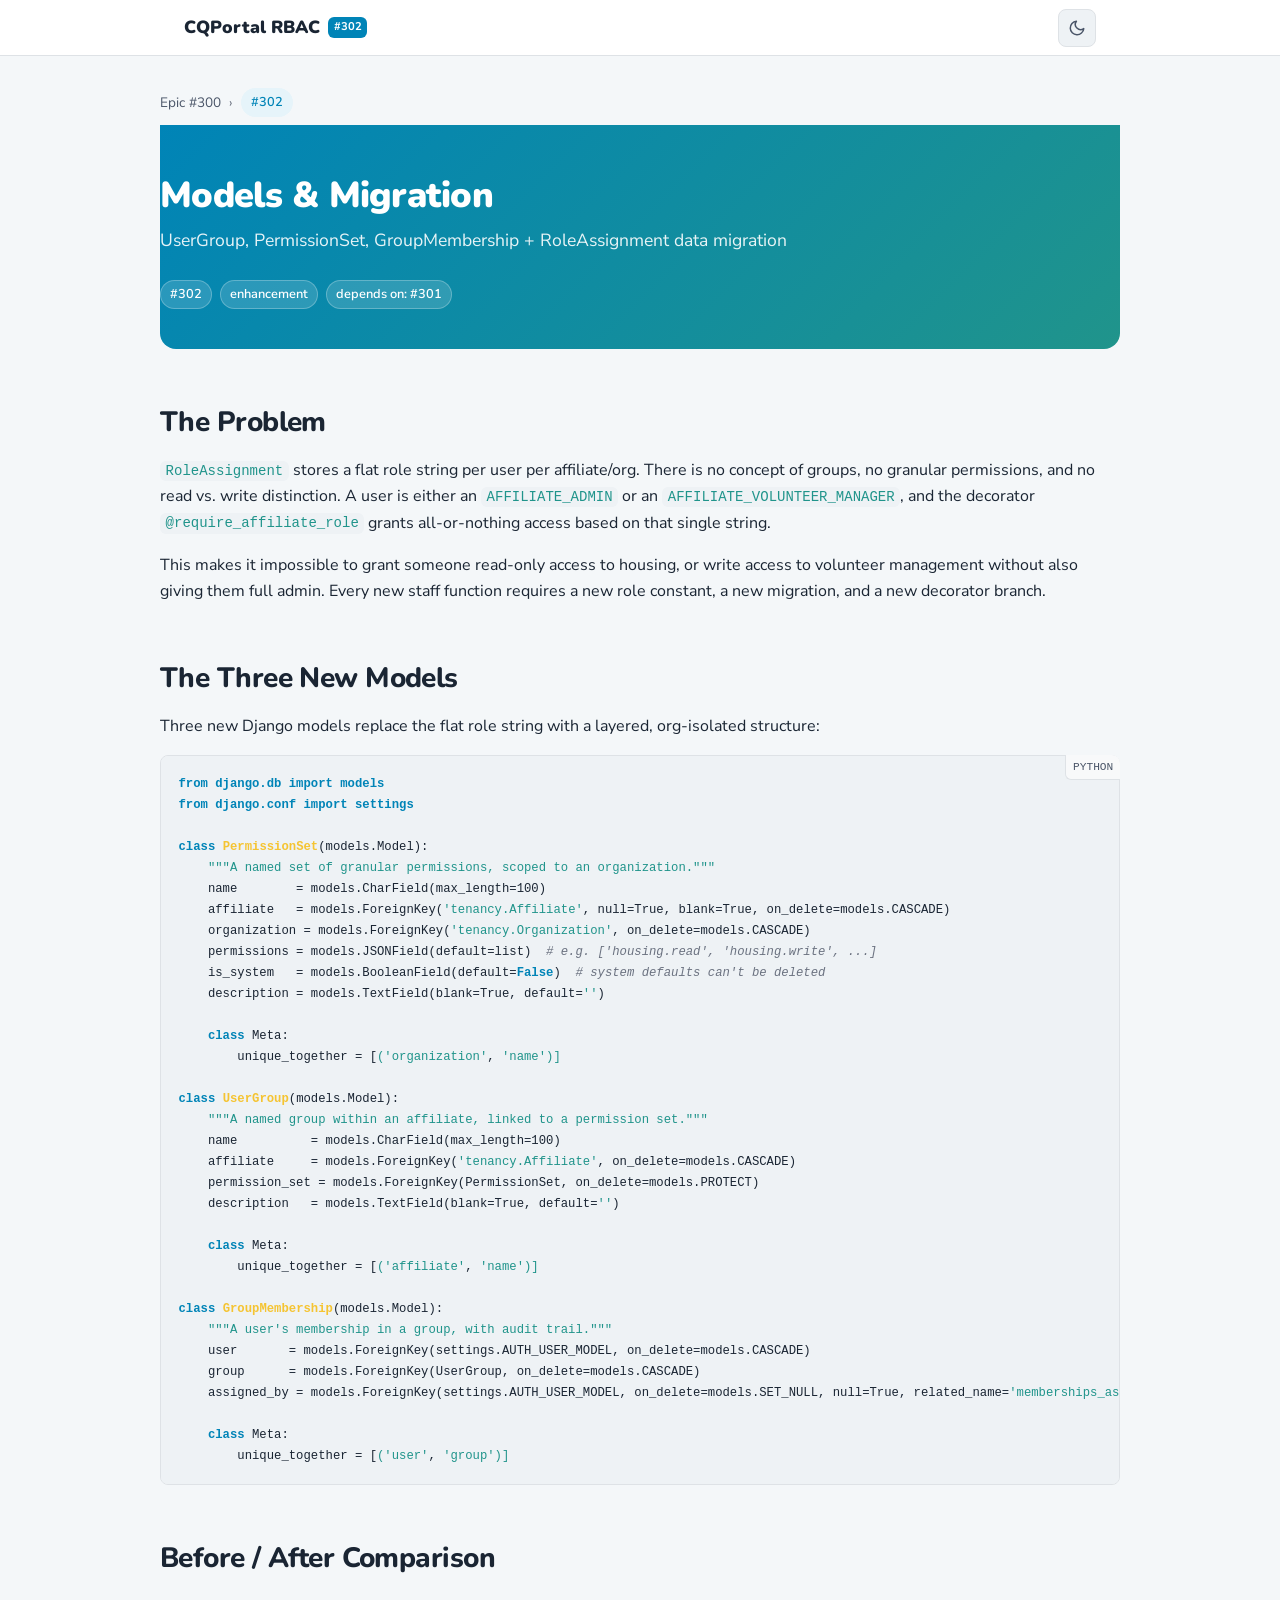
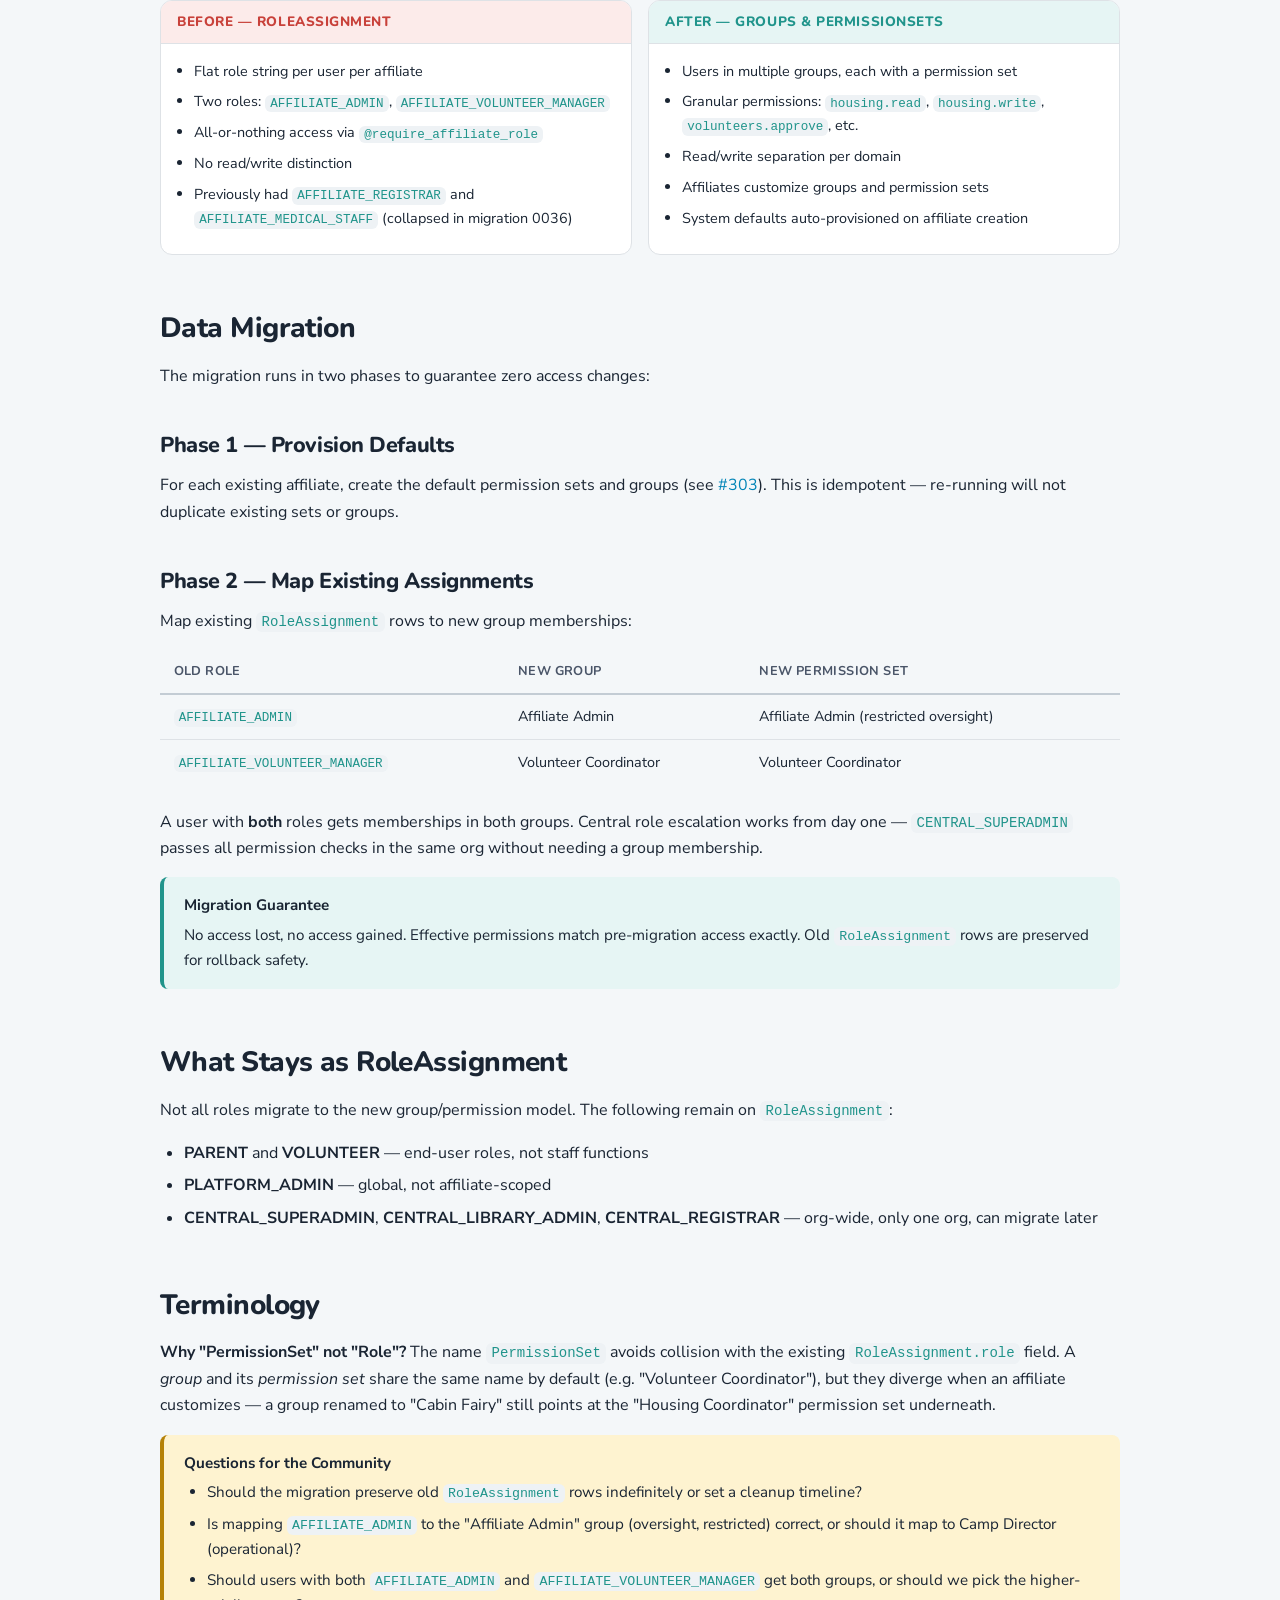
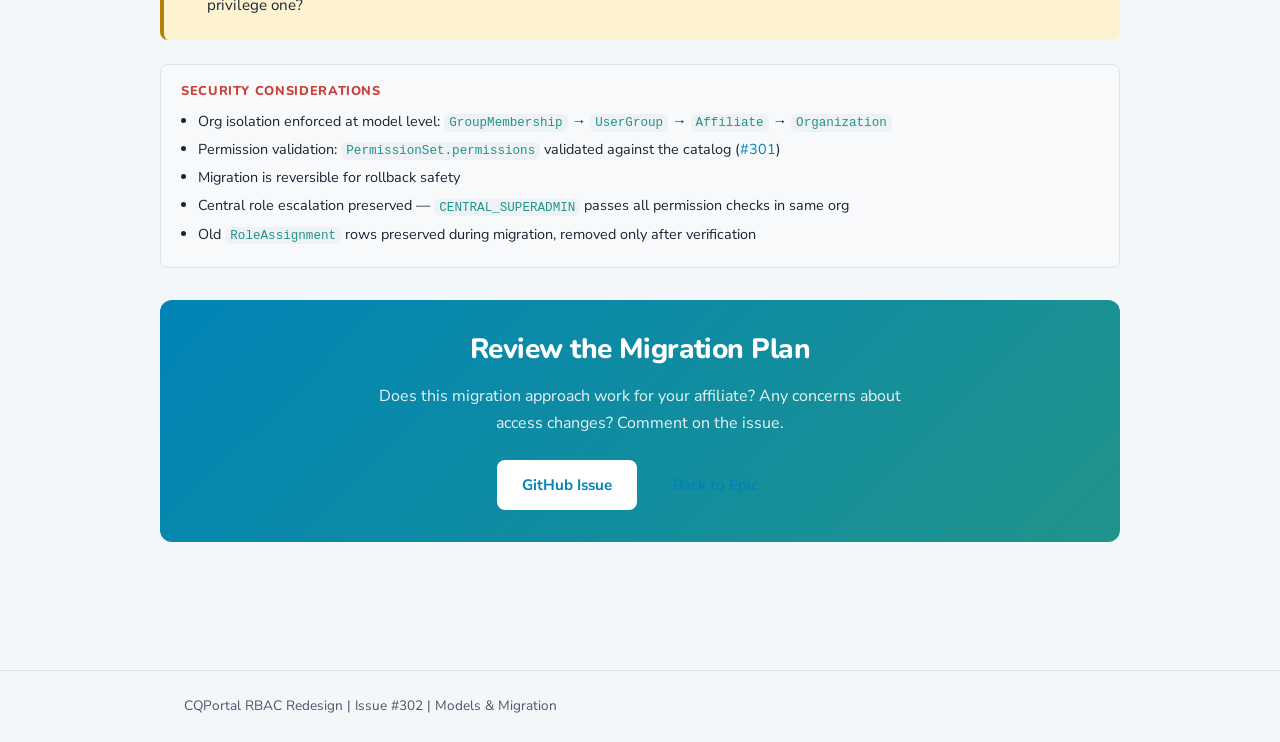
<file: issue-302.html>
<!DOCTYPE html>
<html lang="en">
<head>
  <meta charset="UTF-8">
  <meta name="viewport" content="width=device-width, initial-scale=1.0">
  <title>CQPortal RBAC Redesign — Issue #302: Models & Migration</title>
  <link rel="preconnect" href="https://fonts.googleapis.com">
  <link rel="preconnect" href="https://fonts.gstatic.com" crossorigin>
  <link href="https://fonts.googleapis.com/css2?family=Nunito:wght@700;800;900&family=Nunito+Sans:wght@400;500;600;700&display=swap" rel="stylesheet">
<style>
/* ============================================================
   CQPortal RBAC Redesign — Design Documentation Styles
   Brand Colors: #0084b7 (Blue) · #20948b (Teal) · #fad97a (Yellow)
   Typography:   Nunito (headings) + Nunito Sans (body)
   Supports light/dark themes, defaults to system preference
   ============================================================ */

/* -- Design Tokens (Light Theme / Default) -- */
:root {
  /* Brand palette */
  --cq-primary:        #0084b7;
  --cq-primary-dark:   #006a93;
  --cq-primary-darker: #00527a;
  --cq-primary-light:  #e6f4fa;
  --cq-secondary:      #20948b;
  --cq-secondary-dark: #197870;
  --cq-secondary-light:#e6f5f4;
  --cq-highlight:      #fad97a;
  --cq-highlight-dark: #f5c432;

  /* Neutrals — light mode */
  --bg:           #f4f7f9;
  --bg-elevated:  #ffffff;
  --bg-subtle:    #f8f9fa;
  --bg-inset:     #eef2f5;
  --text:         #1a2533;
  --text-muted:   #4a5568;
  --text-subtle:  #6b7280;
  --border:       #dee2e6;
  --border-strong:#c3ccd4;

  /* Semantic colors */
  --success:     #20948b;
  --success-bg:  #e6f5f4;
  --danger:      #c8413a;
  --danger-bg:   #fcebea;
  --warning:     #b58106;
  --warning-bg:  #fef3d0;
  --info:        #0084b7;
  --info-bg:     #e6f4fa;

  /* Typography */
  --font-heading: 'Nunito', sans-serif;
  --font-body:    'Nunito Sans', sans-serif;
  --font-mono:    'JetBrains Mono', 'Fira Code', 'Consolas', monospace;

  /* Spacing / radii */
  --radius-sm: 0.375rem;
  --radius:    0.5rem;
  --radius-lg: 0.75rem;
  --radius-xl: 1rem;

  /* Shadows */
  --shadow-sm: 0 1px 3px rgba(0,0,0,.08), 0 1px 2px rgba(0,0,0,.06);
  --shadow:    0 4px 12px rgba(0,0,0,.10);
  --shadow-lg: 0 8px 24px rgba(0,0,0,.12);

  /* Transitions */
  --transition: 200ms ease;

  /* Layout */
  --max-width: 960px;
  --nav-height: 56px;
}

/* -- Dark Theme Tokens -- */
[data-theme="dark"] {
  --bg:           #0f1722;
  --bg-elevated:  #1a2533;
  --bg-subtle:    #16202d;
  --bg-inset:     #0c1520;
  --text:         #e2e8f0;
  --text-muted:   #94a3b8;
  --text-subtle:  #64748b;
  --border:       #2d3748;
  --border-strong:#404b5d;

  --cq-primary-light:  #0a2535;
  --cq-secondary-light:#0f2622;

  --success-bg:  #0f2622;
  --danger-bg:   #2a1515;
  --warning-bg:  #2a2110;
  --info-bg:     #0a2535;

  --shadow-sm: 0 1px 3px rgba(0,0,0,.30), 0 1px 2px rgba(0,0,0,.20);
  --shadow:    0 4px 12px rgba(0,0,0,.35);
  --shadow-lg: 0 8px 24px rgba(0,0,0,.40);
}

/* -- System Preference Fallback (no JS) -- */
@media (prefers-color-scheme: dark) {
  :root:not([data-theme="light"]) {
    --bg:           #0f1722;
    --bg-elevated:  #1a2533;
    --bg-subtle:    #16202d;
    --bg-inset:     #0c1520;
    --text:         #e2e8f0;
    --text-muted:   #94a3b8;
    --text-subtle:  #64748b;
    --border:       #2d3748;
    --border-strong:#404b5d;

    --cq-primary-light:  #0a2535;
    --cq-secondary-light:#0f2622;

    --success-bg:  #0f2622;
    --danger-bg:   #2a1515;
    --warning-bg:  #2a2110;
    --info-bg:     #0a2535;

    --shadow-sm: 0 1px 3px rgba(0,0,0,.30), 0 1px 2px rgba(0,0,0,.20);
    --shadow:    0 4px 12px rgba(0,0,0,.35);
    --shadow-lg: 0 8px 24px rgba(0,0,0,.40);
  }
}

/* -- Reset / Base -- */
*, *::before, *::after { box-sizing: border-box; }

html {
  scroll-behavior: smooth;
  -webkit-text-size-adjust: 100%;
}

body {
  margin: 0;
  font-family: var(--font-body);
  font-size: 16px;
  line-height: 1.65;
  color: var(--text);
  background-color: var(--bg);
  -webkit-font-smoothing: antialiased;
  -moz-osx-font-smoothing: grayscale;
  transition: background-color var(--transition), color var(--transition);
}

/* -- Typography -- */
h1, h2, h3, h4, h5, h6 {
  font-family: var(--font-heading);
  font-weight: 800;
  color: var(--text);
  letter-spacing: -0.02em;
  line-height: 1.25;
  margin-top: 2em;
  margin-bottom: 0.6em;
}

h1 { font-size: 2.25rem; font-weight: 900; }
h2 { font-size: 1.75rem; }
h3 { font-size: 1.35rem; }
h4 { font-size: 1.1rem; }

h1:first-child, h2:first-child { margin-top: 0; }

p { margin: 0 0 1em; }

a {
  color: var(--cq-primary);
  text-decoration: none;
  transition: color var(--transition);
}
a:hover { color: var(--cq-primary-dark); text-decoration: underline; }

code {
  font-family: var(--font-mono);
  font-size: 0.875em;
  background: var(--bg-inset);
  padding: 0.15em 0.4em;
  border-radius: var(--radius-sm);
  color: var(--cq-secondary);
}
[data-theme="dark"] code,
:root:not([data-theme="light"]) code { color: var(--cq-highlight); }

pre {
  background: var(--bg-inset);
  border: 1px solid var(--border);
  border-radius: var(--radius);
  padding: 1.25em;
  overflow-x: auto;
  font-size: 0.875rem;
  line-height: 1.5;
}
pre code {
  background: none;
  padding: 0;
  border-radius: 0;
  color: var(--text);
}

strong { font-weight: 700; }
em { font-style: italic; }

ul, ol { margin: 0 0 1em; padding-left: 1.5em; }
li { margin-bottom: 0.4em; }

/* -- Layout -- */
.container {
  max-width: var(--max-width);
  margin: 0 auto;
  padding: 0 1.5rem;
}

.content { padding: 2rem 0 4rem; }

/* -- Top Nav -- */
.nav {
  position: sticky;
  top: 0;
  z-index: 100;
  background: var(--bg-elevated);
  border-bottom: 1px solid var(--border);
  height: var(--nav-height);
  display: flex;
  align-items: center;
  transition: background-color var(--transition), border-color var(--transition);
}
.nav .container { display: flex; align-items: center; justify-content: space-between; width: 100%; }
.nav-brand {
  font-family: var(--font-heading);
  font-weight: 900;
  font-size: 1.1rem;
  color: var(--text);
  display: flex;
  align-items: center;
  gap: 0.5rem;
}
.nav-brand:hover { text-decoration: none; color: var(--text); }
.nav-brand .badge-issue {
  font-size: 0.7rem;
  font-weight: 700;
  padding: 0.15em 0.5em;
  background: var(--cq-primary);
  color: white;
  border-radius: var(--radius-sm);
  font-family: var(--font-body);
}
.nav-right { display: flex; align-items: center; gap: 1rem; }

/* Theme toggle */
.theme-toggle {
  background: var(--bg-inset);
  border: 1px solid var(--border);
  border-radius: var(--radius);
  width: 38px;
  height: 38px;
  display: flex;
  align-items: center;
  justify-content: center;
  cursor: pointer;
  transition: background var(--transition), border-color var(--transition);
  font-size: 1.1rem;
  color: var(--text-muted);
  user-select: none;
}
.theme-toggle:hover { border-color: var(--border-strong); color: var(--text); }
.theme-toggle svg { width: 18px; height: 18px; }

/* -- Breadcrumb / Issue navigation -- */
.breadcrumb {
  display: flex;
  align-items: center;
  gap: 0.5rem;
  flex-wrap: wrap;
  font-size: 0.85rem;
  color: var(--text-muted);
  margin-bottom: 0.5rem;
}
.breadcrumb a { color: var(--text-muted); }
.breadcrumb a:hover { color: var(--cq-primary); }
.breadcrumb .sep { color: var(--text-subtle); }

/* -- Issue badge -- */
.issue-badge {
  display: inline-flex;
  align-items: center;
  gap: 0.35rem;
  font-family: var(--font-body);
  font-weight: 600;
  font-size: 0.8rem;
  padding: 0.25em 0.7em;
  border-radius: 1rem;
  background: var(--cq-primary-light);
  color: var(--cq-primary);
  border: 1px solid transparent;
}
.issue-badge.epic { background: var(--cq-secondary-light); color: var(--cq-secondary); }
.issue-badge.dependency { background: var(--warning-bg); color: var(--warning); }
.issue-badge.milestone { background: var(--cq-highlight); color: var(--cq-dark, #1a2533); }

/* -- Hero section -- */
.hero {
  background: linear-gradient(135deg, var(--cq-primary) 0%, var(--cq-secondary) 100%);
  color: white;
  padding: 3rem 0 2.5rem;
  border-radius: 0 0 var(--radius-xl) var(--radius-xl);
  margin-bottom: 2rem;
}
.hero h1 { color: white; margin-bottom: 0.5rem; }
.hero p { color: rgba(255,255,255,0.9); font-size: 1.1rem; max-width: 60ch; margin-bottom: 1.5rem; }
.hero .hero-badges { display: flex; gap: 0.5rem; flex-wrap: wrap; }
.hero .hero-badges .issue-badge { background: rgba(255,255,255,0.15); color: white; border-color: rgba(255,255,255,0.25); }

/* -- Cards -- */
.card {
  background: var(--bg-elevated);
  border: 1px solid var(--border);
  border-radius: var(--radius-lg);
  padding: 1.5rem;
  margin-bottom: 1.5rem;
  box-shadow: var(--shadow-sm);
  transition: border-color var(--transition), box-shadow var(--transition);
}
.card:hover { border-color: var(--border-strong); }

.card-title {
  font-family: var(--font-heading);
  font-weight: 800;
  font-size: 1.15rem;
  margin: 0 0 0.75rem;
  display: flex;
  align-items: center;
  gap: 0.5rem;
}

/* -- Callout -- */
.callout {
  border-radius: var(--radius);
  padding: 1rem 1.25rem;
  margin-bottom: 1.25rem;
  border-left: 4px solid;
  font-size: 0.95rem;
}
.callout-info { background: var(--info-bg); border-color: var(--cq-primary); }
.callout-success { background: var(--success-bg); border-color: var(--success); }
.callout-warning { background: var(--warning-bg); border-color: var(--warning); }
.callout-danger { background: var(--danger-bg); border-color: var(--danger); }
.callout-title { font-weight: 700; margin-bottom: 0.3rem; }

/* -- Security note -- */
.security-note {
  background: var(--bg-subtle);
  border: 1px solid var(--border);
  border-radius: var(--radius);
  padding: 1rem 1.25rem;
  margin: 1.5rem 0;
  font-size: 0.9rem;
}
.security-note .security-header {
  font-family: var(--font-heading);
  font-weight: 800;
  font-size: 0.8rem;
  text-transform: uppercase;
  letter-spacing: 0.05em;
  color: var(--danger);
  margin-bottom: 0.5rem;
  display: flex;
  align-items: center;
  gap: 0.4rem;
}
.security-note ul { margin: 0; padding-left: 1.2em; }
.security-note li { margin-bottom: 0.3em; }

/* -- CTA box -- */
.cta-box {
  background: linear-gradient(135deg, var(--cq-primary) 0%, var(--cq-secondary) 100%);
  border-radius: var(--radius-lg);
  padding: 2rem;
  color: white;
  text-align: center;
  margin: 2rem 0;
}
.cta-box h2, .cta-box h3 { color: white; margin-top: 0; }
.cta-box p { color: rgba(255,255,255,0.9); max-width: 55ch; margin: 0 auto 1.5rem; }
.cta-box .cta-buttons { display: flex; gap: 0.75rem; justify-content: center; flex-wrap: wrap; }
.cta-button {
  display: inline-flex;
  align-items: center;
  gap: 0.4rem;
  padding: 0.7em 1.5em;
  border-radius: var(--radius);
  font-weight: 700;
  font-family: var(--font-body);
  font-size: 0.95rem;
  text-decoration: none;
  transition: all var(--transition);
  border: 2px solid transparent;
}
.cta-button.primary {
  background: white;
  color: var(--cq-primary);
}
.cta-button.primary:hover { background: var(--cq-highlight); color: var(--text); text-decoration: none; }
.cta-button.secondary {
  background: transparent;
  color: white;
  border-color: rgba(255,255,255,0.4);
}
.cta-button.secondary:hover { background: rgba(255,255,255,0.1); border-color: white; text-decoration: none; }

/* -- Tables -- */
table {
  width: 100%;
  border-collapse: collapse;
  font-size: 0.9rem;
  margin-bottom: 1.5rem;
}
thead { border-bottom: 2px solid var(--border-strong); }
th {
  text-align: left;
  padding: 0.65rem 0.85rem;
  font-family: var(--font-heading);
  font-weight: 700;
  font-size: 0.8rem;
  text-transform: uppercase;
  letter-spacing: 0.03em;
  color: var(--text-muted);
}
td {
  padding: 0.65rem 0.85rem;
  border-bottom: 1px solid var(--border);
  vertical-align: top;
}
tbody tr:last-child td { border-bottom: none; }
tbody tr:hover { background: var(--bg-subtle); }

/* -- Permission grid -- */
.perm-grid {
  display: grid;
  grid-template-columns: repeat(auto-fill, minmax(280px, 1fr));
  gap: 1rem;
  margin-bottom: 1.5rem;
}
.perm-domain {
  background: var(--bg-elevated);
  border: 1px solid var(--border);
  border-radius: var(--radius);
  overflow: hidden;
  transition: border-color var(--transition);
}
.perm-domain:hover { border-color: var(--border-strong); }
.perm-domain-header {
  background: var(--bg-subtle);
  padding: 0.6rem 0.85rem;
  font-family: var(--font-heading);
  font-weight: 800;
  font-size: 0.85rem;
  text-transform: uppercase;
  letter-spacing: 0.04em;
  border-bottom: 1px solid var(--border);
  color: var(--cq-primary);
  cursor: pointer;
  user-select: none;
  display: flex;
  align-items: center;
  justify-content: space-between;
}
.perm-domain-header .perm-count {
  font-size: 0.75rem;
  font-weight: 600;
  color: var(--text-muted);
  background: var(--bg-inset);
  padding: 0.1em 0.5em;
  border-radius: 1rem;
}
.perm-domain-body { padding: 0.5rem 0; }
.perm-item {
  display: flex;
  align-items: flex-start;
  gap: 0.5rem;
  padding: 0.4rem 0.85rem;
  font-size: 0.85rem;
  border-bottom: 1px solid var(--border);
}
.perm-item:last-child { border-bottom: none; }
.perm-item code { flex-shrink: 0; font-size: 0.8rem; }
.perm-item .perm-label { color: var(--text-muted); font-size: 0.8rem; }
.perm-item .perm-type {
  font-size: 0.65rem;
  font-weight: 700;
  text-transform: uppercase;
  padding: 0.1em 0.4em;
  border-radius: var(--radius-sm);
  margin-left: auto;
}
.perm-type.read { background: var(--info-bg); color: var(--info); }
.perm-type.write { background: var(--warning-bg); color: var(--warning); }
.perm-type.manage { background: var(--danger-bg); color: var(--danger); }
.perm-type.admin { background: var(--success-bg); color: var(--success); }

/* -- Architecture diagram -- */
.arch-diagram {
  display: flex;
  flex-direction: column;
  align-items: center;
  gap: 0;
  margin: 1.5rem auto;
  max-width: 500px;
}
.arch-layer {
  background: var(--bg-elevated);
  border: 2px solid var(--border);
  border-radius: var(--radius-lg);
  padding: 1rem 2rem;
  text-align: center;
  width: 100%;
  transition: border-color var(--transition), transform var(--transition);
}
.arch-layer:hover { border-color: var(--cq-primary); transform: scale(1.02); }
.arch-layer.user { border-color: var(--cq-secondary); }
.arch-layer.group { border-color: var(--cq-primary); }
.arch-layer.permset { border-color: var(--cq-highlight-dark); }
.arch-layer.perm { border-color: var(--cq-secondary); }
.arch-layer .arch-label { font-family: var(--font-heading); font-weight: 800; font-size: 1rem; color: var(--text); }
.arch-layer .arch-desc { font-size: 0.8rem; color: var(--text-muted); margin-top: 0.2rem; }
.arch-arrow {
  font-size: 1.5rem;
  color: var(--text-muted);
  line-height: 1;
  padding: 0.3rem 0;
}

/* -- Before/After comparison -- */
.compare-grid {
  display: grid;
  grid-template-columns: 1fr 1fr;
  gap: 1rem;
  margin: 1.5rem 0;
}
.compare-panel {
  background: var(--bg-elevated);
  border: 1px solid var(--border);
  border-radius: var(--radius-lg);
  overflow: hidden;
}
.compare-panel-header {
  padding: 0.6rem 1rem;
  font-family: var(--font-heading);
  font-weight: 800;
  font-size: 0.85rem;
  text-transform: uppercase;
  letter-spacing: 0.04em;
  border-bottom: 1px solid var(--border);
}
.compare-panel.before .compare-panel-header { background: var(--danger-bg); color: var(--danger); }
.compare-panel.after .compare-panel-header { background: var(--success-bg); color: var(--success); }
.compare-panel-body { padding: 1rem; font-size: 0.9rem; }
.compare-panel-body ul { margin: 0; padding-left: 1.2em; }
.compare-panel-body li { margin-bottom: 0.5em; }

/* -- Timeline -- */
.timeline { margin: 1.5rem 0; padding-left: 0; }
.timeline-item {
  display: flex;
  gap: 1rem;
  margin-bottom: 1.5rem;
  position: relative;
}
.timeline-item::before {
  content: '';
  position: absolute;
  left: 14px;
  top: 32px;
  bottom: -24px;
  width: 2px;
  background: var(--border);
}
.timeline-item:last-child::before { display: none; }
.timeline-dot {
  flex-shrink: 0;
  width: 30px;
  height: 30px;
  border-radius: 50%;
  background: var(--cq-primary);
  border: 3px solid var(--bg);
  display: flex;
  align-items: center;
  justify-content: center;
  font-size: 0.75rem;
  font-weight: 800;
  font-family: var(--font-heading);
  color: white;
  z-index: 1;
}
.timeline-content { flex: 1; padding-top: 0.2rem; }
.timeline-content h4 { margin: 0 0 0.3rem; font-size: 1rem; }
.timeline-content p { margin: 0; font-size: 0.9rem; color: var(--text-muted); }

/* -- Issue card (linked issues list) -- */
.issue-card {
  display: flex;
  align-items: flex-start;
  gap: 1rem;
  background: var(--bg-elevated);
  border: 1px solid var(--border);
  border-radius: var(--radius-lg);
  padding: 1.25rem;
  margin-bottom: 1rem;
  transition: border-color var(--transition), box-shadow var(--transition);
  text-decoration: none;
}
.issue-card:hover { border-color: var(--cq-primary); box-shadow: var(--shadow); text-decoration: none; }
.issue-card-num {
  flex-shrink: 0;
  width: 48px;
  height: 48px;
  border-radius: var(--radius);
  background: var(--cq-primary-light);
  color: var(--cq-primary);
  display: flex;
  align-items: center;
  justify-content: center;
  font-family: var(--font-heading);
  font-weight: 900;
  font-size: 0.8rem;
  text-align: center;
  line-height: 1;
}
.issue-card-body { flex: 1; }
.issue-card-title { font-family: var(--font-heading); font-weight: 700; font-size: 1rem; color: var(--text); margin-bottom: 0.2rem; }
.issue-card-desc { font-size: 0.85rem; color: var(--text-muted); line-height: 1.5; }
.issue-card-arrow { flex-shrink: 0; color: var(--text-subtle); font-size: 1.2rem; padding-top: 0.5rem; }

/* -- Permission matrix table -- */
.perm-matrix th { font-size: 0.75rem; text-align: center; white-space: nowrap; }
.perm-matrix td:first-child { font-weight: 600; font-size: 0.85rem; white-space: nowrap; }
.perm-matrix .check { text-align: center; font-size: 1rem; color: var(--success); font-weight: 700; }
.perm-matrix .dash { text-align: center; color: var(--text-subtle); }
.perm-matrix .partial { text-align: center; color: var(--warning); font-size: 0.85rem; }

/* -- UI mockup -- */
.mockup {
  background: var(--bg-elevated);
  border: 1px solid var(--border);
  border-radius: var(--radius-lg);
  padding: 1.5rem;
  margin: 1rem 0;
}
.mockup-toolbar {
  display: flex;
  align-items: center;
  gap: 0.5rem;
  padding-bottom: 0.75rem;
  border-bottom: 1px solid var(--border);
  margin-bottom: 1rem;
}
.mockup-dot { width: 10px; height: 10px; border-radius: 50%; }
.mockup-dot.red { background: #ff5f57; }
.mockup-dot.yellow { background: #febc2e; }
.mockup-dot.green { background: #28c840; }
.mockup-url {
  flex: 1;
  background: var(--bg-inset);
  border-radius: var(--radius-sm);
  padding: 0.3rem 0.6rem;
  font-family: var(--font-mono);
  font-size: 0.75rem;
  color: var(--text-muted);
  text-align: center;
}
.mockup-content { font-size: 0.85rem; }

/* Mockup components */
.mockup-nav {
  display: flex;
  align-items: center;
  gap: 1rem;
  padding: 0.5rem 0;
  border-bottom: 1px solid var(--border);
  margin-bottom: 1rem;
  font-size: 0.8rem;
  color: var(--text-muted);
}
.mockup-table { width: 100%; font-size: 0.8rem; }
.mockup-table th { font-size: 0.7rem; padding: 0.4rem; }
.mockup-table td { padding: 0.4rem; font-size: 0.78rem; }
.mockup-badge {
  display: inline-block;
  font-size: 0.7rem;
  font-weight: 600;
  padding: 0.15em 0.5em;
  border-radius: 1rem;
  background: var(--cq-primary-light);
  color: var(--cq-primary);
}
.mockup-badge.teal { background: var(--cq-secondary-light); color: var(--cq-secondary); }
.mockup-badge.yellow { background: var(--cq-highlight); color: #1a2533; }
.mockup-badge.muted { background: var(--bg-inset); color: var(--text-muted); }
.mockup-btn {
  display: inline-block;
  font-size: 0.75rem;
  font-weight: 600;
  padding: 0.3em 0.8em;
  border-radius: var(--radius-sm);
  background: var(--cq-primary);
  color: white;
  cursor: pointer;
}
.mockup-dropdown {
  display: inline-block;
  font-size: 0.75rem;
  background: var(--bg-inset);
  border: 1px solid var(--border);
  border-radius: var(--radius-sm);
  padding: 0.3em 0.6em;
  color: var(--text-muted);
}
.mockup-checkbox-grid {
  display: grid;
  grid-template-columns: repeat(auto-fill, minmax(160px, 1fr));
  gap: 0.4rem;
  margin-top: 0.5rem;
}
.mockup-checkbox-item {
  display: flex;
  align-items: center;
  gap: 0.3rem;
  font-size: 0.75rem;
  padding: 0.25rem 0.4rem;
  background: var(--bg-subtle);
  border-radius: var(--radius-sm);
  border: 1px solid var(--border);
}
.mockup-checkbox {
  width: 14px;
  height: 14px;
  border: 2px solid var(--border-strong);
  border-radius: 3px;
  flex-shrink: 0;
}
.mockup-checkbox.checked {
  background: var(--cq-primary);
  border-color: var(--cq-primary);
  position: relative;
}
.mockup-checkbox.checked::after {
  content: '';
  position: absolute;
  left: 3px;
  top: 0px;
  width: 5px;
  height: 9px;
  border: solid white;
  border-width: 0 2px 2px 0;
  transform: rotate(45deg);
}

/* -- Code block with syntax highlighting -- */
.code-block {
  position: relative;
  margin-bottom: 1.25rem;
}
.code-block pre { margin: 0; }
.code-block .code-lang {
  position: absolute;
  top: 0;
  right: 0;
  background: var(--bg-subtle);
  border-left: 1px solid var(--border);
  border-bottom: 1px solid var(--border);
  border-radius: 0 var(--radius) 0 var(--radius-sm);
  padding: 0.25em 0.6em;
  font-family: var(--font-mono);
  font-size: 0.7rem;
  color: var(--text-muted);
  text-transform: uppercase;
}

/* Syntax highlight */
.syntax-keyword { color: var(--cq-primary); font-weight: 600; }
.syntax-string { color: var(--success); }
.syntax-comment { color: var(--text-subtle); font-style: italic; }
.syntax-class { color: var(--cq-highlight-dark); font-weight: 600; }
[data-theme="dark"] .syntax-class,
:root:not([data-theme="light"]) .syntax-class { color: var(--cq-highlight); }
.syntax-fn { color: var(--cq-secondary); }

/* -- Dependency chain -- */
.dep-chain {
  display: flex;
  align-items: center;
  gap: 0.5rem;
  flex-wrap: wrap;
  margin: 1rem 0;
  font-size: 0.85rem;
}
.dep-chain-item {
  display: inline-flex;
  align-items: center;
  gap: 0.3rem;
  padding: 0.25em 0.6em;
  border-radius: var(--radius);
  background: var(--bg-elevated);
  border: 1px solid var(--border);
  font-weight: 600;
  color: var(--text);
}
.dep-chain-arrow { color: var(--text-subtle); font-size: 1rem; }

/* -- Tabs -- */
.tabs { display: flex; gap: 0; border-bottom: 2px solid var(--border); margin-bottom: 1.5rem; }
.tab {
  padding: 0.6em 1.2em;
  font-family: var(--font-heading);
  font-weight: 700;
  font-size: 0.9rem;
  color: var(--text-muted);
  cursor: pointer;
  border-bottom: 3px solid transparent;
  margin-bottom: -2px;
  transition: color var(--transition), border-color var(--transition);
  background: none;
  border-top: none;
  border-left: none;
  border-right: none;
}
.tab:hover { color: var(--text); }
.tab.active { color: var(--cq-primary); border-bottom-color: var(--cq-primary); }
.tab-panel { display: none; }
.tab-panel.active { display: block; }

/* -- Footer -- */
.footer {
  border-top: 1px solid var(--border);
  padding: 1.5rem 0;
  margin-top: 2rem;
  font-size: 0.85rem;
  color: var(--text-muted);
}
.footer .container { display: flex; justify-content: space-between; align-items: center; flex-wrap: wrap; gap: 0.5rem; }
.footer a { color: var(--text-muted); }
.footer a:hover { color: var(--cq-primary); }

/* -- Responsive -- */
@media (max-width: 768px) {
  h1 { font-size: 1.75rem; }
  h2 { font-size: 1.4rem; }
  .compare-grid { grid-template-columns: 1fr; }
  .perm-grid { grid-template-columns: 1fr; }
  .hero { padding: 2rem 0 1.5rem; }
  .cta-box { padding: 1.5rem 1rem; }
}

/* -- Utility -- */
.muted { color: var(--text-muted); }
.center { text-align: center; }
.mt-0 { margin-top: 0; }
.mb-0 { margin-bottom: 0; }
.mt-2 { margin-top: 1rem; }
.mt-3 { margin-top: 1.5rem; }
.mb-2 { margin-bottom: 1rem; }
.mb-3 { margin-bottom: 1.5rem; }
.nowrap { white-space: nowrap; }
.fw-700 { font-weight: 700; }
.text-sm { font-size: 0.85rem; }
.text-xs { font-size: 0.75rem; }
</style>
</head>
<body>

<nav class="nav">
  <div class="container">
    <a href="epic-300.html" class="nav-brand">CQPortal RBAC <span class="badge-issue">#302</span></a>
    <div class="nav-right">
      <button class="theme-toggle" aria-label="Toggle theme"></button>
    </div>
  </div>
</nav>

<div class="container content">

  <div class="breadcrumb">
    <a href="epic-300.html">Epic #300</a>
    <span class="sep">&rsaquo;</span>
    <span class="issue-badge">#302</span>
  </div>

  <div class="hero">
    <h1>Models &amp; Migration</h1>
    <p>UserGroup, PermissionSet, GroupMembership + RoleAssignment data migration</p>
    <div class="hero-badges">
      <span class="issue-badge">#302</span>
      <span class="issue-badge">enhancement</span>
      <span class="issue-badge dependency">depends on: #301</span>
    </div>
  </div>

  <!-- 1. The Problem -->
  <h2>The Problem</h2>
  <p>
    <code>RoleAssignment</code> stores a flat role string per user per affiliate/org. There is no concept
    of groups, no granular permissions, and no read vs. write distinction. A user is either an
    <code>AFFILIATE_ADMIN</code> or an <code>AFFILIATE_VOLUNTEER_MANAGER</code>, and the decorator
    <code>@require_affiliate_role</code> grants all-or-nothing access based on that single string.
  </p>
  <p>
    This makes it impossible to grant someone read-only access to housing, or write access to
    volunteer management without also giving them full admin. Every new staff function requires a
    new role constant, a new migration, and a new decorator branch.
  </p>

  <!-- 2. The Three New Models -->
  <h2>The Three New Models</h2>
  <p>Three new Django models replace the flat role string with a layered, org-isolated structure:</p>

  <div class="code-block">
    <span class="code-lang">python</span>
<pre><code><span class="syntax-keyword">from django.db import models</span>
<span class="syntax-keyword">from django.conf import settings</span>

<span class="syntax-keyword">class</span> <span class="syntax-class">PermissionSet</span>(models.Model):
    <span class="syntax-string">"""A named set of granular permissions, scoped to an organization."""</span>
    name        = models.CharField(max_length=100)
    affiliate   = models.ForeignKey(<span class="syntax-string">'tenancy.Affiliate'</span>, null=True, blank=True, on_delete=models.CASCADE)
    organization = models.ForeignKey(<span class="syntax-string">'tenancy.Organization'</span>, on_delete=models.CASCADE)
    permissions = models.JSONField(default=list)  <span class="syntax-comment"># e.g. ['housing.read', 'housing.write', ...]</span>
    is_system   = models.BooleanField(default=<span class="syntax-keyword">False</span>)  <span class="syntax-comment"># system defaults can't be deleted</span>
    description = models.TextField(blank=True, default=<span class="syntax-string">''</span>)

    <span class="syntax-keyword">class</span> Meta:
        unique_together = [<span class="syntax-string">('organization'</span>, <span class="syntax-string">'name')]</span>

<span class="syntax-keyword">class</span> <span class="syntax-class">UserGroup</span>(models.Model):
    <span class="syntax-string">"""A named group within an affiliate, linked to a permission set."""</span>
    name          = models.CharField(max_length=100)
    affiliate     = models.ForeignKey(<span class="syntax-string">'tenancy.Affiliate'</span>, on_delete=models.CASCADE)
    permission_set = models.ForeignKey(PermissionSet, on_delete=models.PROTECT)
    description   = models.TextField(blank=True, default=<span class="syntax-string">''</span>)

    <span class="syntax-keyword">class</span> Meta:
        unique_together = [<span class="syntax-string">('affiliate'</span>, <span class="syntax-string">'name')]</span>

<span class="syntax-keyword">class</span> <span class="syntax-class">GroupMembership</span>(models.Model):
    <span class="syntax-string">"""A user's membership in a group, with audit trail."""</span>
    user       = models.ForeignKey(settings.AUTH_USER_MODEL, on_delete=models.CASCADE)
    group      = models.ForeignKey(UserGroup, on_delete=models.CASCADE)
    assigned_by = models.ForeignKey(settings.AUTH_USER_MODEL, on_delete=models.SET_NULL, null=True, related_name=<span class="syntax-string">'memberships_assigned'</span>)

    <span class="syntax-keyword">class</span> Meta:
        unique_together = [<span class="syntax-string">('user'</span>, <span class="syntax-string">'group')]</span></code></pre>
  </div>

  <!-- 3. Before/After Comparison -->
  <h2>Before / After Comparison</h2>
  <div class="compare-grid">
    <div class="compare-panel before">
      <div class="compare-panel-header">Before — RoleAssignment</div>
      <div class="compare-panel-body">
        <ul>
          <li>Flat role string per user per affiliate</li>
          <li>Two roles: <code>AFFILIATE_ADMIN</code>, <code>AFFILIATE_VOLUNTEER_MANAGER</code></li>
          <li>All-or-nothing access via <code>@require_affiliate_role</code></li>
          <li>No read/write distinction</li>
          <li>Previously had <code>AFFILIATE_REGISTRAR</code> and <code>AFFILIATE_MEDICAL_STAFF</code> (collapsed in migration 0036)</li>
        </ul>
      </div>
    </div>
    <div class="compare-panel after">
      <div class="compare-panel-header">After — Groups &amp; PermissionSets</div>
      <div class="compare-panel-body">
        <ul>
          <li>Users in multiple groups, each with a permission set</li>
          <li>Granular permissions: <code>housing.read</code>, <code>housing.write</code>, <code>volunteers.approve</code>, etc.</li>
          <li>Read/write separation per domain</li>
          <li>Affiliates customize groups and permission sets</li>
          <li>System defaults auto-provisioned on affiliate creation</li>
        </ul>
      </div>
    </div>
  </div>

  <!-- 4. Data Migration -->
  <h2>Data Migration</h2>
  <p>The migration runs in two phases to guarantee zero access changes:</p>

  <h3>Phase 1 &mdash; Provision Defaults</h3>
  <p>
    For each existing affiliate, create the default permission sets and groups (see
    <a href="https://github.com/drauthlin/cqportal/issues/303">#303</a>). This is idempotent &mdash;
    re-running will not duplicate existing sets or groups.
  </p>

  <h3>Phase 2 &mdash; Map Existing Assignments</h3>
  <p>Map existing <code>RoleAssignment</code> rows to new group memberships:</p>

  <table>
    <thead>
      <tr>
        <th>Old Role</th>
        <th>New Group</th>
        <th>New Permission Set</th>
      </tr>
    </thead>
    <tbody>
      <tr>
        <td><code>AFFILIATE_ADMIN</code></td>
        <td>Affiliate Admin</td>
        <td>Affiliate Admin (restricted oversight)</td>
      </tr>
      <tr>
        <td><code>AFFILIATE_VOLUNTEER_MANAGER</code></td>
        <td>Volunteer Coordinator</td>
        <td>Volunteer Coordinator</td>
      </tr>
    </tbody>
  </table>

  <p>
    A user with <strong>both</strong> roles gets memberships in both groups. Central role escalation
    works from day one &mdash; <code>CENTRAL_SUPERADMIN</code> passes all permission checks in the
    same org without needing a group membership.
  </p>

  <!-- 5. Migration Guarantee -->
  <div class="callout callout-success">
    <div class="callout-title">Migration Guarantee</div>
    <p style="margin:0">No access lost, no access gained. Effective permissions match pre-migration access exactly. Old <code>RoleAssignment</code> rows are preserved for rollback safety.</p>
  </div>

  <!-- 6. What Stays as RoleAssignment -->
  <h2>What Stays as RoleAssignment</h2>
  <p>Not all roles migrate to the new group/permission model. The following remain on <code>RoleAssignment</code>:</p>
  <ul>
    <li><strong>PARENT</strong> and <strong>VOLUNTEER</strong> &mdash; end-user roles, not staff functions</li>
    <li><strong>PLATFORM_ADMIN</strong> &mdash; global, not affiliate-scoped</li>
    <li><strong>CENTRAL_SUPERADMIN</strong>, <strong>CENTRAL_LIBRARY_ADMIN</strong>, <strong>CENTRAL_REGISTRAR</strong> &mdash; org-wide, only one org, can migrate later</li>
  </ul>

  <!-- 7. Terminology -->
  <h2>Terminology</h2>
  <p>
    <strong>Why "PermissionSet" not "Role"?</strong> The name <code>PermissionSet</code> avoids collision
    with the existing <code>RoleAssignment.role</code> field. A <em>group</em> and its
    <em>permission set</em> share the same name by default (e.g. "Volunteer Coordinator"), but they
    diverge when an affiliate customizes &mdash; a group renamed to "Cabin Fairy" still points at the
    "Housing Coordinator" permission set underneath.
  </p>

  <!-- 8. Questions for the Community -->
  <div class="callout callout-warning">
    <div class="callout-title">Questions for the Community</div>
    <ul style="margin-bottom:0">
      <li>Should the migration preserve old <code>RoleAssignment</code> rows indefinitely or set a cleanup timeline?</li>
      <li>Is mapping <code>AFFILIATE_ADMIN</code> to the "Affiliate Admin" group (oversight, restricted) correct, or should it map to Camp Director (operational)?</li>
      <li>Should users with both <code>AFFILIATE_ADMIN</code> and <code>AFFILIATE_VOLUNTEER_MANAGER</code> get both groups, or should we pick the higher-privilege one?</li>
    </ul>
  </div>

  <!-- 9. Security Note -->
  <div class="security-note">
    <div class="security-header">Security Considerations</div>
    <ul>
      <li>Org isolation enforced at model level: <code>GroupMembership</code> &rarr; <code>UserGroup</code> &rarr; <code>Affiliate</code> &rarr; <code>Organization</code></li>
      <li>Permission validation: <code>PermissionSet.permissions</code> validated against the catalog (<a href="https://github.com/drauthlin/cqportal/issues/301">#301</a>)</li>
      <li>Migration is reversible for rollback safety</li>
      <li>Central role escalation preserved &mdash; <code>CENTRAL_SUPERADMIN</code> passes all permission checks in same org</li>
      <li>Old <code>RoleAssignment</code> rows preserved during migration, removed only after verification</li>
    </ul>
  </div>

  <!-- 10. CTA -->
  <div class="cta-box">
    <h2>Review the Migration Plan</h2>
    <p>Does this migration approach work for your affiliate? Any concerns about access changes? Comment on the issue.</p>
    <div class="cta-buttons">
      <a href="https://github.com/drauthlin/cqportal/issues/302" class="cta-button primary" target="_blank" rel="noopener">GitHub Issue</a>
      <a href="epic-300.html" class="cta-button">Back to Epic</a>
      
    </div>
  </div>

</div>

<footer class="footer">
  <div class="container">
    <span>CQPortal RBAC Redesign | Issue #302 | Models &amp; Migration</span>
  </div>
</footer>

<script>
// ============================================================
// CQPortal RBAC Redesign — Shared JavaScript
// Theme toggle, tab switching, collapsible sections
// ============================================================

(function() {
  'use strict';

  // -- Theme Management --
  const STORAGE_KEY = 'cq-rbac-theme';

  function getStoredTheme() {
    try { return localStorage.getItem(STORAGE_KEY); } catch(e) { return null; }
  }

  function setStoredTheme(theme) {
    try { localStorage.setItem(STORAGE_KEY, theme); } catch(e) {}
  }

  function getSystemTheme() {
    return window.matchMedia('(prefers-color-scheme: dark)').matches ? 'dark' : 'light';
  }

  function applyTheme(theme) {
    document.documentElement.setAttribute('data-theme', theme);
    updateToggleIcon(theme);
  }

  function updateToggleIcon(theme) {
    const toggles = document.querySelectorAll('.theme-toggle');
    toggles.forEach(function(toggle) {
      const sunIcon = '<svg viewBox="0 0 24 24" fill="none" stroke="currentColor" stroke-width="2" stroke-linecap="round" stroke-linejoin="round"><circle cx="12" cy="12" r="5"/><line x1="12" y1="1" x2="12" y2="3"/><line x1="12" y1="21" x2="12" y2="23"/><line x1="4.22" y1="4.22" x2="5.64" y2="5.64"/><line x1="18.36" y1="18.36" x2="19.78" y2="19.78"/><line x1="1" y1="12" x2="3" y2="12"/><line x1="21" y1="12" x2="23" y2="12"/><line x1="4.22" y1="19.78" x2="5.64" y2="18.36"/><line x1="18.36" y1="5.64" x2="19.78" y2="4.22"/></svg>';
      const moonIcon = '<svg viewBox="0 0 24 24" fill="none" stroke="currentColor" stroke-width="2" stroke-linecap="round" stroke-linejoin="round"><path d="M21 12.79A9 9 0 1 1 11.21 3 7 7 0 0 0 21 12.79z"/></svg>';
      toggle.innerHTML = theme === 'dark' ? sunIcon : moonIcon;
      toggle.setAttribute('aria-label', theme === 'dark' ? 'Switch to light theme' : 'Switch to dark theme');
    });
  }

  function toggleTheme() {
    const current = document.documentElement.getAttribute('data-theme') || getSystemTheme();
    const next = current === 'dark' ? 'light' : 'dark';
    applyTheme(next);
    setStoredTheme(next);
  }

  // Init theme as early as possible
  const stored = getStoredTheme();
  if (stored) {
    applyTheme(stored);
  } else {
    applyTheme(getSystemTheme());
  }

  // Listen for system theme changes (only if user hasn't set a preference)
  if (window.matchMedia) {
    window.matchMedia('(prefers-color-scheme: dark)').addEventListener('change', function(e) {
      if (!getStoredTheme()) {
        applyTheme(e.matches ? 'dark' : 'light');
      }
    });
  }

  // DOM ready
  document.addEventListener('DOMContentLoaded', function() {
    // Wire up theme toggles
    document.querySelectorAll('.theme-toggle').forEach(function(toggle) {
      toggle.addEventListener('click', toggleTheme);
    });

    // Tab switching
    document.querySelectorAll('.tab').forEach(function(tab) {
      tab.addEventListener('click', function() {
        const tabGroup = tab.closest('.tab-group');
        if (!tabGroup) return;
        tabGroup.querySelectorAll('.tab').forEach(function(t) { t.classList.remove('active'); });
        tab.classList.add('active');
        const targetId = tab.getAttribute('data-tab');
        tabGroup.querySelectorAll('.tab-panel').forEach(function(panel) {
          panel.classList.toggle('active', panel.getAttribute('data-panel') === targetId);
        });
      });
    });

    // Collapsible perm domains
    document.querySelectorAll('.perm-domain-header').forEach(function(header) {
      header.addEventListener('click', function() {
        const body = header.nextElementSibling;
        if (!body) return;
        const isOpen = body.style.display !== 'none';
        body.style.display = isOpen ? 'none' : 'block';
        const arrow = header.querySelector('.perm-toggle-arrow');
        if (arrow) arrow.textContent = isOpen ? '[+]' : '[-]';
      });
    });
  });
})();
</script>
</body>
</html>
</file>
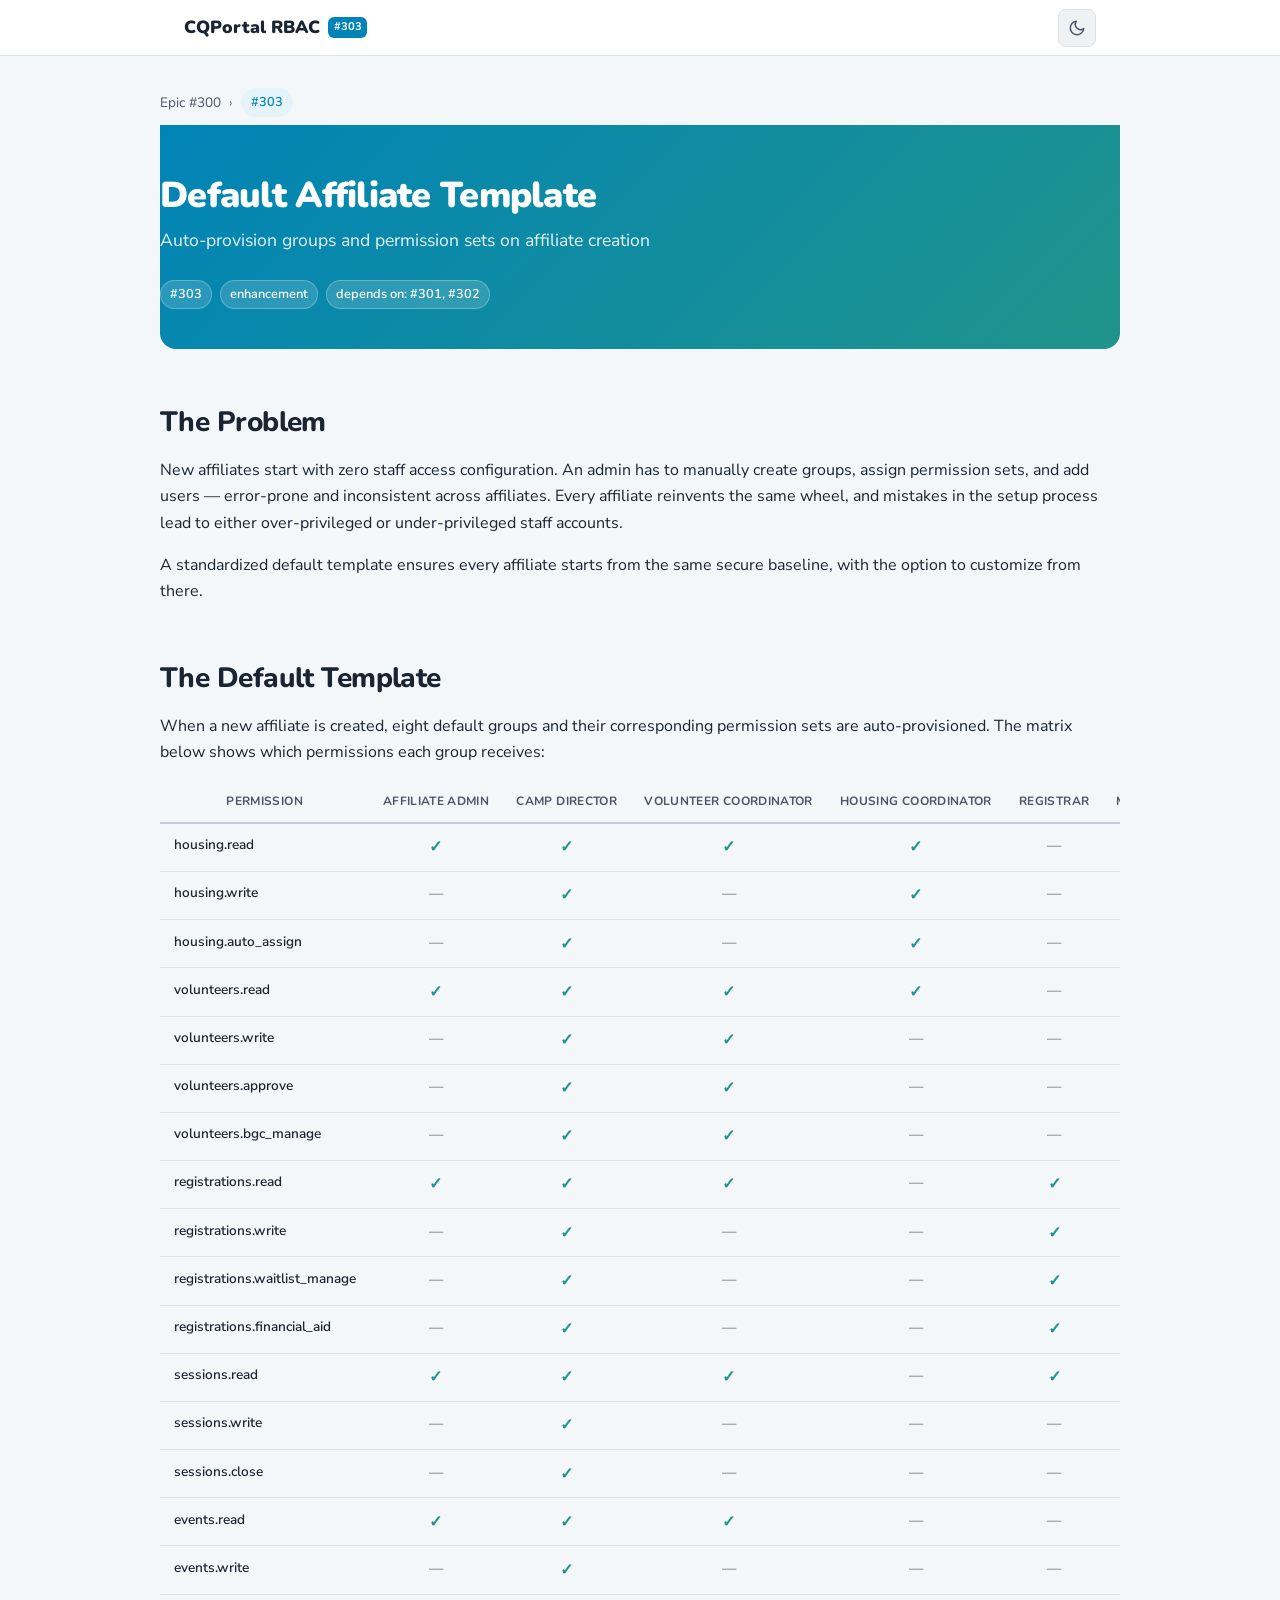
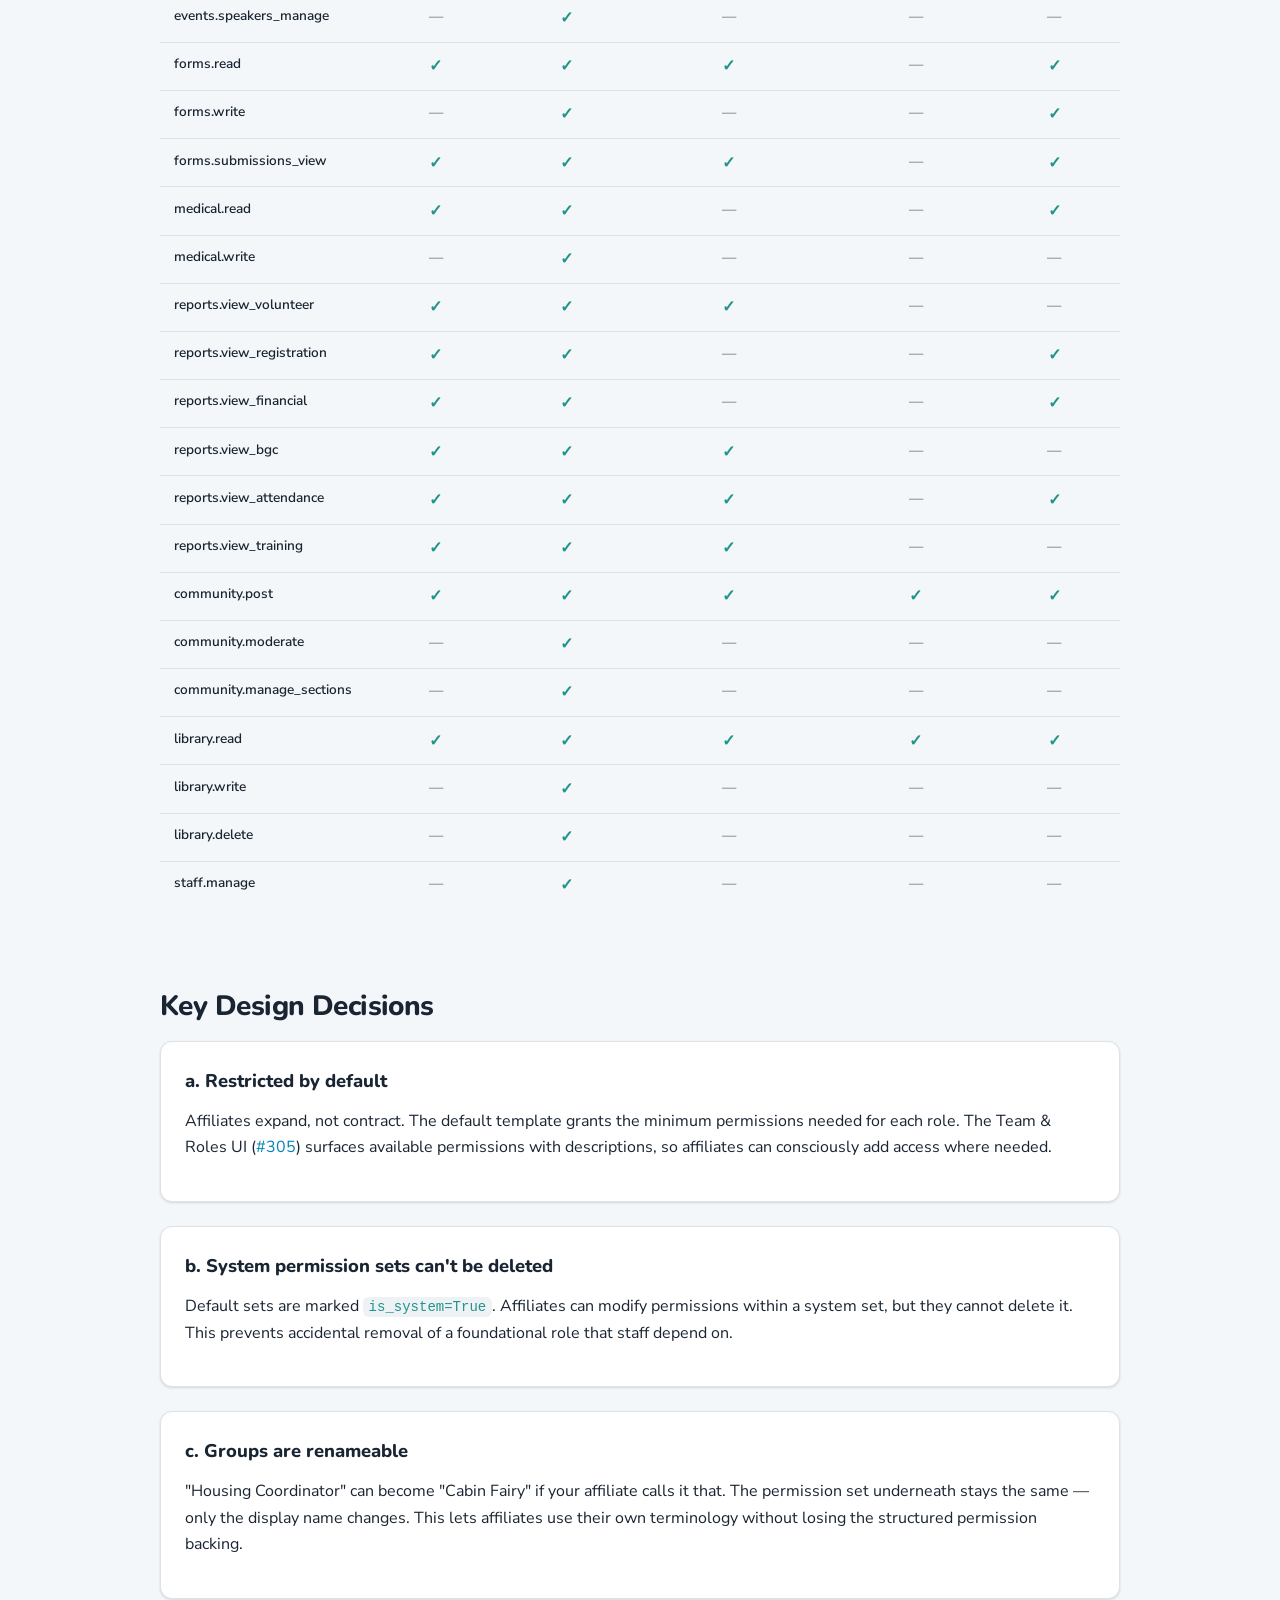
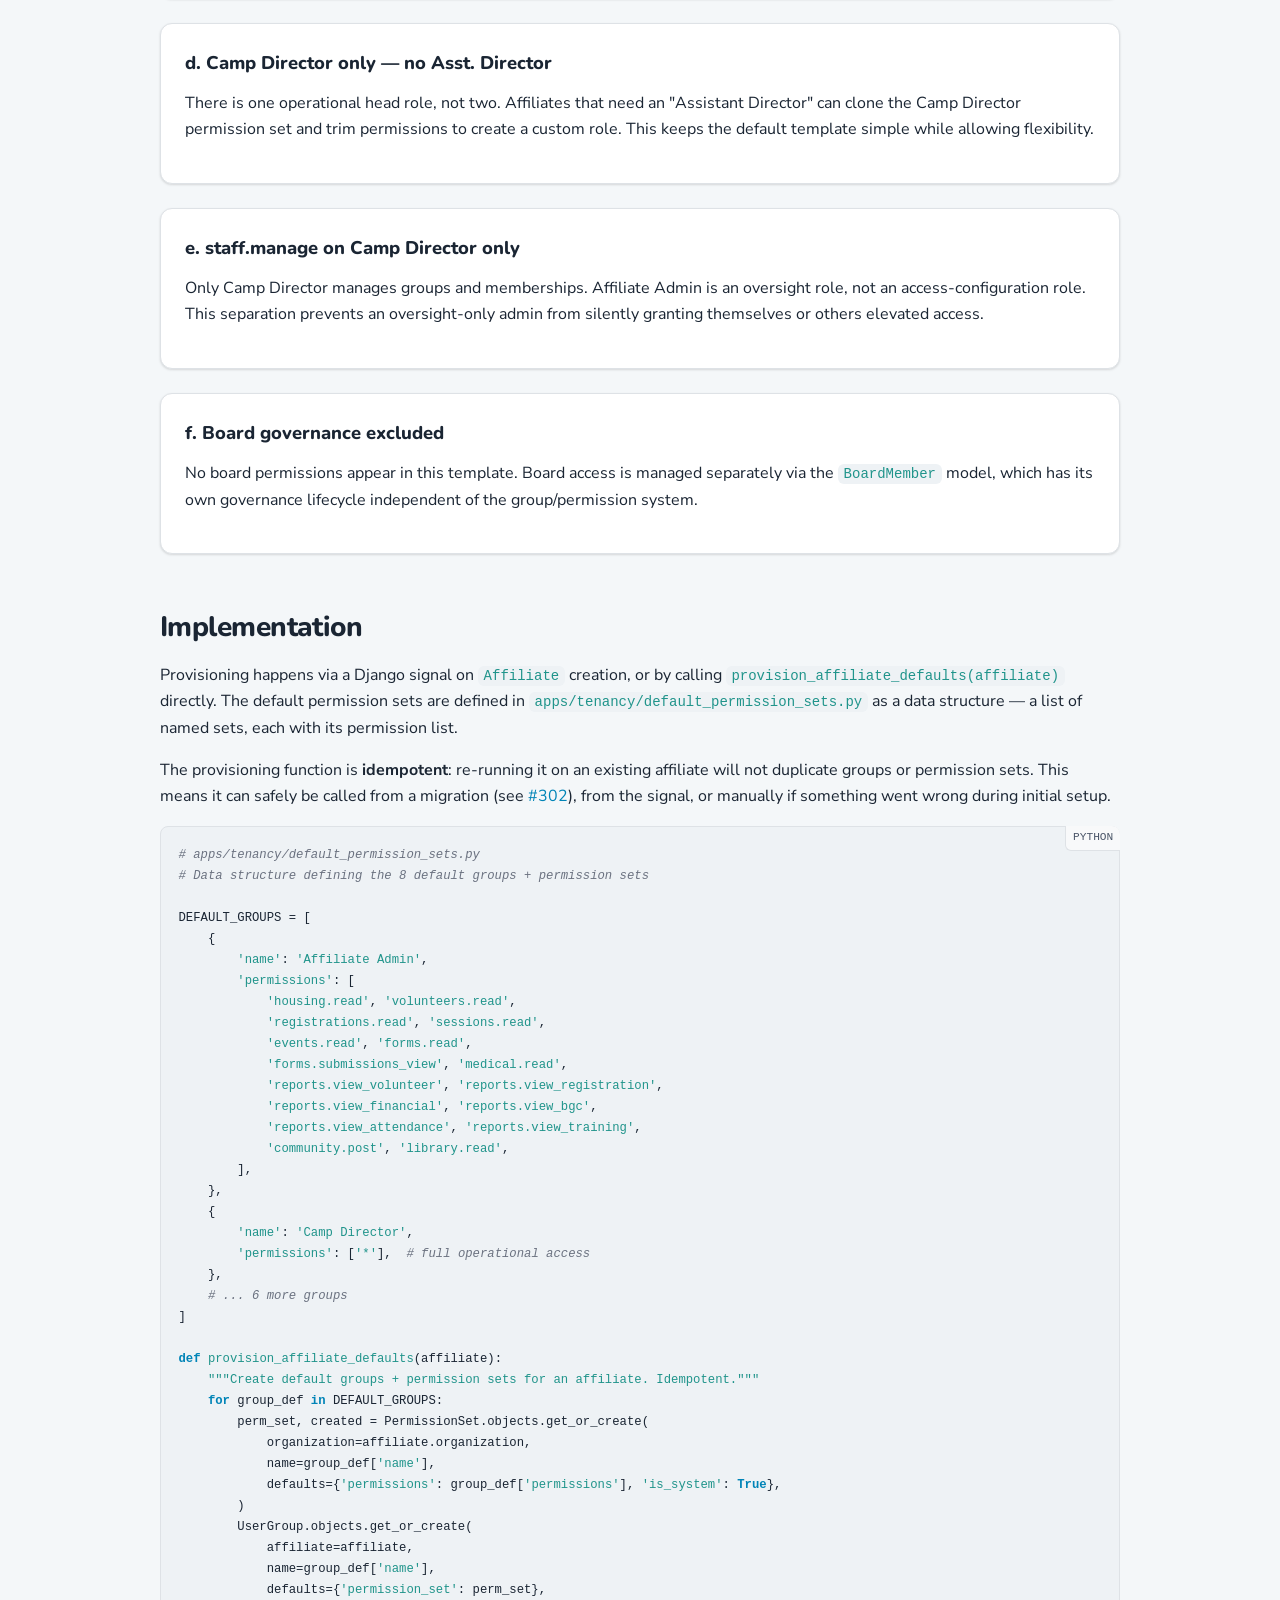
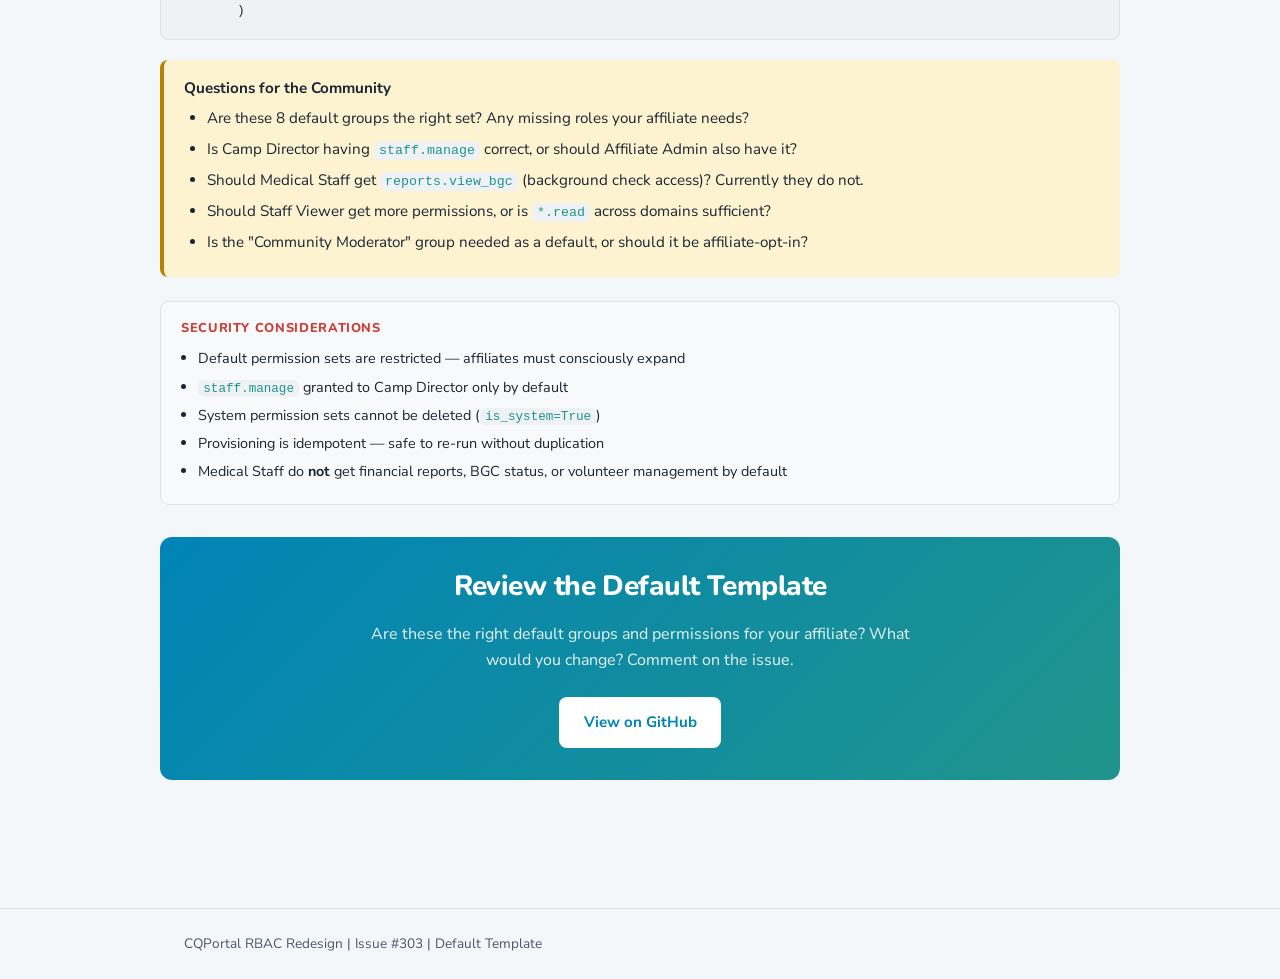
<file: issue-303.html>
<!DOCTYPE html>
<html lang="en">
<head>
  <meta charset="UTF-8">
  <meta name="viewport" content="width=device-width, initial-scale=1.0">
  <title>CQPortal RBAC Redesign — Issue #303: Default Affiliate Template</title>
  <link rel="preconnect" href="https://fonts.googleapis.com">
  <link rel="preconnect" href="https://fonts.gstatic.com" crossorigin>
  <link href="https://fonts.googleapis.com/css2?family=Nunito:wght@700;800;900&family=Nunito+Sans:wght@400;500;600;700&display=swap" rel="stylesheet">
<style>
/* ============================================================
   CQPortal RBAC Redesign — Design Documentation Styles
   Brand Colors: #0084b7 (Blue) · #20948b (Teal) · #fad97a (Yellow)
   Typography:   Nunito (headings) + Nunito Sans (body)
   Supports light/dark themes, defaults to system preference
   ============================================================ */

/* -- Design Tokens (Light Theme / Default) -- */
:root {
  /* Brand palette */
  --cq-primary:        #0084b7;
  --cq-primary-dark:   #006a93;
  --cq-primary-darker: #00527a;
  --cq-primary-light:  #e6f4fa;
  --cq-secondary:      #20948b;
  --cq-secondary-dark: #197870;
  --cq-secondary-light:#e6f5f4;
  --cq-highlight:      #fad97a;
  --cq-highlight-dark: #f5c432;

  /* Neutrals — light mode */
  --bg:           #f4f7f9;
  --bg-elevated:  #ffffff;
  --bg-subtle:    #f8f9fa;
  --bg-inset:     #eef2f5;
  --text:         #1a2533;
  --text-muted:   #4a5568;
  --text-subtle:  #6b7280;
  --border:       #dee2e6;
  --border-strong:#c3ccd4;

  /* Semantic colors */
  --success:     #20948b;
  --success-bg:  #e6f5f4;
  --danger:      #c8413a;
  --danger-bg:   #fcebea;
  --warning:     #b58106;
  --warning-bg:  #fef3d0;
  --info:        #0084b7;
  --info-bg:     #e6f4fa;

  /* Typography */
  --font-heading: 'Nunito', sans-serif;
  --font-body:    'Nunito Sans', sans-serif;
  --font-mono:    'JetBrains Mono', 'Fira Code', 'Consolas', monospace;

  /* Spacing / radii */
  --radius-sm: 0.375rem;
  --radius:    0.5rem;
  --radius-lg: 0.75rem;
  --radius-xl: 1rem;

  /* Shadows */
  --shadow-sm: 0 1px 3px rgba(0,0,0,.08), 0 1px 2px rgba(0,0,0,.06);
  --shadow:    0 4px 12px rgba(0,0,0,.10);
  --shadow-lg: 0 8px 24px rgba(0,0,0,.12);

  /* Transitions */
  --transition: 200ms ease;

  /* Layout */
  --max-width: 960px;
  --nav-height: 56px;
}

/* -- Dark Theme Tokens -- */
[data-theme="dark"] {
  --bg:           #0f1722;
  --bg-elevated:  #1a2533;
  --bg-subtle:    #16202d;
  --bg-inset:     #0c1520;
  --text:         #e2e8f0;
  --text-muted:   #94a3b8;
  --text-subtle:  #64748b;
  --border:       #2d3748;
  --border-strong:#404b5d;

  --cq-primary-light:  #0a2535;
  --cq-secondary-light:#0f2622;

  --success-bg:  #0f2622;
  --danger-bg:   #2a1515;
  --warning-bg:  #2a2110;
  --info-bg:     #0a2535;

  --shadow-sm: 0 1px 3px rgba(0,0,0,.30), 0 1px 2px rgba(0,0,0,.20);
  --shadow:    0 4px 12px rgba(0,0,0,.35);
  --shadow-lg: 0 8px 24px rgba(0,0,0,.40);
}

/* -- System Preference Fallback (no JS) -- */
@media (prefers-color-scheme: dark) {
  :root:not([data-theme="light"]) {
    --bg:           #0f1722;
    --bg-elevated:  #1a2533;
    --bg-subtle:    #16202d;
    --bg-inset:     #0c1520;
    --text:         #e2e8f0;
    --text-muted:   #94a3b8;
    --text-subtle:  #64748b;
    --border:       #2d3748;
    --border-strong:#404b5d;

    --cq-primary-light:  #0a2535;
    --cq-secondary-light:#0f2622;

    --success-bg:  #0f2622;
    --danger-bg:   #2a1515;
    --warning-bg:  #2a2110;
    --info-bg:     #0a2535;

    --shadow-sm: 0 1px 3px rgba(0,0,0,.30), 0 1px 2px rgba(0,0,0,.20);
    --shadow:    0 4px 12px rgba(0,0,0,.35);
    --shadow-lg: 0 8px 24px rgba(0,0,0,.40);
  }
}

/* -- Reset / Base -- */
*, *::before, *::after { box-sizing: border-box; }

html {
  scroll-behavior: smooth;
  -webkit-text-size-adjust: 100%;
}

body {
  margin: 0;
  font-family: var(--font-body);
  font-size: 16px;
  line-height: 1.65;
  color: var(--text);
  background-color: var(--bg);
  -webkit-font-smoothing: antialiased;
  -moz-osx-font-smoothing: grayscale;
  transition: background-color var(--transition), color var(--transition);
}

/* -- Typography -- */
h1, h2, h3, h4, h5, h6 {
  font-family: var(--font-heading);
  font-weight: 800;
  color: var(--text);
  letter-spacing: -0.02em;
  line-height: 1.25;
  margin-top: 2em;
  margin-bottom: 0.6em;
}

h1 { font-size: 2.25rem; font-weight: 900; }
h2 { font-size: 1.75rem; }
h3 { font-size: 1.35rem; }
h4 { font-size: 1.1rem; }

h1:first-child, h2:first-child { margin-top: 0; }

p { margin: 0 0 1em; }

a {
  color: var(--cq-primary);
  text-decoration: none;
  transition: color var(--transition);
}
a:hover { color: var(--cq-primary-dark); text-decoration: underline; }

code {
  font-family: var(--font-mono);
  font-size: 0.875em;
  background: var(--bg-inset);
  padding: 0.15em 0.4em;
  border-radius: var(--radius-sm);
  color: var(--cq-secondary);
}
[data-theme="dark"] code,
:root:not([data-theme="light"]) code { color: var(--cq-highlight); }

pre {
  background: var(--bg-inset);
  border: 1px solid var(--border);
  border-radius: var(--radius);
  padding: 1.25em;
  overflow-x: auto;
  font-size: 0.875rem;
  line-height: 1.5;
}
pre code {
  background: none;
  padding: 0;
  border-radius: 0;
  color: var(--text);
}

strong { font-weight: 700; }
em { font-style: italic; }

ul, ol { margin: 0 0 1em; padding-left: 1.5em; }
li { margin-bottom: 0.4em; }

/* -- Layout -- */
.container {
  max-width: var(--max-width);
  margin: 0 auto;
  padding: 0 1.5rem;
}

.content { padding: 2rem 0 4rem; }

/* -- Top Nav -- */
.nav {
  position: sticky;
  top: 0;
  z-index: 100;
  background: var(--bg-elevated);
  border-bottom: 1px solid var(--border);
  height: var(--nav-height);
  display: flex;
  align-items: center;
  transition: background-color var(--transition), border-color var(--transition);
}
.nav .container { display: flex; align-items: center; justify-content: space-between; width: 100%; }
.nav-brand {
  font-family: var(--font-heading);
  font-weight: 900;
  font-size: 1.1rem;
  color: var(--text);
  display: flex;
  align-items: center;
  gap: 0.5rem;
}
.nav-brand:hover { text-decoration: none; color: var(--text); }
.nav-brand .badge-issue {
  font-size: 0.7rem;
  font-weight: 700;
  padding: 0.15em 0.5em;
  background: var(--cq-primary);
  color: white;
  border-radius: var(--radius-sm);
  font-family: var(--font-body);
}
.nav-right { display: flex; align-items: center; gap: 1rem; }

/* Theme toggle */
.theme-toggle {
  background: var(--bg-inset);
  border: 1px solid var(--border);
  border-radius: var(--radius);
  width: 38px;
  height: 38px;
  display: flex;
  align-items: center;
  justify-content: center;
  cursor: pointer;
  transition: background var(--transition), border-color var(--transition);
  font-size: 1.1rem;
  color: var(--text-muted);
  user-select: none;
}
.theme-toggle:hover { border-color: var(--border-strong); color: var(--text); }
.theme-toggle svg { width: 18px; height: 18px; }

/* -- Breadcrumb / Issue navigation -- */
.breadcrumb {
  display: flex;
  align-items: center;
  gap: 0.5rem;
  flex-wrap: wrap;
  font-size: 0.85rem;
  color: var(--text-muted);
  margin-bottom: 0.5rem;
}
.breadcrumb a { color: var(--text-muted); }
.breadcrumb a:hover { color: var(--cq-primary); }
.breadcrumb .sep { color: var(--text-subtle); }

/* -- Issue badge -- */
.issue-badge {
  display: inline-flex;
  align-items: center;
  gap: 0.35rem;
  font-family: var(--font-body);
  font-weight: 600;
  font-size: 0.8rem;
  padding: 0.25em 0.7em;
  border-radius: 1rem;
  background: var(--cq-primary-light);
  color: var(--cq-primary);
  border: 1px solid transparent;
}
.issue-badge.epic { background: var(--cq-secondary-light); color: var(--cq-secondary); }
.issue-badge.dependency { background: var(--warning-bg); color: var(--warning); }
.issue-badge.milestone { background: var(--cq-highlight); color: var(--cq-dark, #1a2533); }

/* -- Hero section -- */
.hero {
  background: linear-gradient(135deg, var(--cq-primary) 0%, var(--cq-secondary) 100%);
  color: white;
  padding: 3rem 0 2.5rem;
  border-radius: 0 0 var(--radius-xl) var(--radius-xl);
  margin-bottom: 2rem;
}
.hero h1 { color: white; margin-bottom: 0.5rem; }
.hero p { color: rgba(255,255,255,0.9); font-size: 1.1rem; max-width: 60ch; margin-bottom: 1.5rem; }
.hero .hero-badges { display: flex; gap: 0.5rem; flex-wrap: wrap; }
.hero .hero-badges .issue-badge { background: rgba(255,255,255,0.15); color: white; border-color: rgba(255,255,255,0.25); }

/* -- Cards -- */
.card {
  background: var(--bg-elevated);
  border: 1px solid var(--border);
  border-radius: var(--radius-lg);
  padding: 1.5rem;
  margin-bottom: 1.5rem;
  box-shadow: var(--shadow-sm);
  transition: border-color var(--transition), box-shadow var(--transition);
}
.card:hover { border-color: var(--border-strong); }

.card-title {
  font-family: var(--font-heading);
  font-weight: 800;
  font-size: 1.15rem;
  margin: 0 0 0.75rem;
  display: flex;
  align-items: center;
  gap: 0.5rem;
}

/* -- Callout -- */
.callout {
  border-radius: var(--radius);
  padding: 1rem 1.25rem;
  margin-bottom: 1.25rem;
  border-left: 4px solid;
  font-size: 0.95rem;
}
.callout-info { background: var(--info-bg); border-color: var(--cq-primary); }
.callout-success { background: var(--success-bg); border-color: var(--success); }
.callout-warning { background: var(--warning-bg); border-color: var(--warning); }
.callout-danger { background: var(--danger-bg); border-color: var(--danger); }
.callout-title { font-weight: 700; margin-bottom: 0.3rem; }

/* -- Security note -- */
.security-note {
  background: var(--bg-subtle);
  border: 1px solid var(--border);
  border-radius: var(--radius);
  padding: 1rem 1.25rem;
  margin: 1.5rem 0;
  font-size: 0.9rem;
}
.security-note .security-header {
  font-family: var(--font-heading);
  font-weight: 800;
  font-size: 0.8rem;
  text-transform: uppercase;
  letter-spacing: 0.05em;
  color: var(--danger);
  margin-bottom: 0.5rem;
  display: flex;
  align-items: center;
  gap: 0.4rem;
}
.security-note ul { margin: 0; padding-left: 1.2em; }
.security-note li { margin-bottom: 0.3em; }

/* -- CTA box -- */
.cta-box {
  background: linear-gradient(135deg, var(--cq-primary) 0%, var(--cq-secondary) 100%);
  border-radius: var(--radius-lg);
  padding: 2rem;
  color: white;
  text-align: center;
  margin: 2rem 0;
}
.cta-box h2, .cta-box h3 { color: white; margin-top: 0; }
.cta-box p { color: rgba(255,255,255,0.9); max-width: 55ch; margin: 0 auto 1.5rem; }
.cta-box .cta-buttons { display: flex; gap: 0.75rem; justify-content: center; flex-wrap: wrap; }
.cta-button {
  display: inline-flex;
  align-items: center;
  gap: 0.4rem;
  padding: 0.7em 1.5em;
  border-radius: var(--radius);
  font-weight: 700;
  font-family: var(--font-body);
  font-size: 0.95rem;
  text-decoration: none;
  transition: all var(--transition);
  border: 2px solid transparent;
}
.cta-button.primary {
  background: white;
  color: var(--cq-primary);
}
.cta-button.primary:hover { background: var(--cq-highlight); color: var(--text); text-decoration: none; }
.cta-button.secondary {
  background: transparent;
  color: white;
  border-color: rgba(255,255,255,0.4);
}
.cta-button.secondary:hover { background: rgba(255,255,255,0.1); border-color: white; text-decoration: none; }

/* -- Tables -- */
table {
  width: 100%;
  border-collapse: collapse;
  font-size: 0.9rem;
  margin-bottom: 1.5rem;
}
thead { border-bottom: 2px solid var(--border-strong); }
th {
  text-align: left;
  padding: 0.65rem 0.85rem;
  font-family: var(--font-heading);
  font-weight: 700;
  font-size: 0.8rem;
  text-transform: uppercase;
  letter-spacing: 0.03em;
  color: var(--text-muted);
}
td {
  padding: 0.65rem 0.85rem;
  border-bottom: 1px solid var(--border);
  vertical-align: top;
}
tbody tr:last-child td { border-bottom: none; }
tbody tr:hover { background: var(--bg-subtle); }

/* -- Permission grid -- */
.perm-grid {
  display: grid;
  grid-template-columns: repeat(auto-fill, minmax(280px, 1fr));
  gap: 1rem;
  margin-bottom: 1.5rem;
}
.perm-domain {
  background: var(--bg-elevated);
  border: 1px solid var(--border);
  border-radius: var(--radius);
  overflow: hidden;
  transition: border-color var(--transition);
}
.perm-domain:hover { border-color: var(--border-strong); }
.perm-domain-header {
  background: var(--bg-subtle);
  padding: 0.6rem 0.85rem;
  font-family: var(--font-heading);
  font-weight: 800;
  font-size: 0.85rem;
  text-transform: uppercase;
  letter-spacing: 0.04em;
  border-bottom: 1px solid var(--border);
  color: var(--cq-primary);
  cursor: pointer;
  user-select: none;
  display: flex;
  align-items: center;
  justify-content: space-between;
}
.perm-domain-header .perm-count {
  font-size: 0.75rem;
  font-weight: 600;
  color: var(--text-muted);
  background: var(--bg-inset);
  padding: 0.1em 0.5em;
  border-radius: 1rem;
}
.perm-domain-body { padding: 0.5rem 0; }
.perm-item {
  display: flex;
  align-items: flex-start;
  gap: 0.5rem;
  padding: 0.4rem 0.85rem;
  font-size: 0.85rem;
  border-bottom: 1px solid var(--border);
}
.perm-item:last-child { border-bottom: none; }
.perm-item code { flex-shrink: 0; font-size: 0.8rem; }
.perm-item .perm-label { color: var(--text-muted); font-size: 0.8rem; }
.perm-item .perm-type {
  font-size: 0.65rem;
  font-weight: 700;
  text-transform: uppercase;
  padding: 0.1em 0.4em;
  border-radius: var(--radius-sm);
  margin-left: auto;
}
.perm-type.read { background: var(--info-bg); color: var(--info); }
.perm-type.write { background: var(--warning-bg); color: var(--warning); }
.perm-type.manage { background: var(--danger-bg); color: var(--danger); }
.perm-type.admin { background: var(--success-bg); color: var(--success); }

/* -- Architecture diagram -- */
.arch-diagram {
  display: flex;
  flex-direction: column;
  align-items: center;
  gap: 0;
  margin: 1.5rem auto;
  max-width: 500px;
}
.arch-layer {
  background: var(--bg-elevated);
  border: 2px solid var(--border);
  border-radius: var(--radius-lg);
  padding: 1rem 2rem;
  text-align: center;
  width: 100%;
  transition: border-color var(--transition), transform var(--transition);
}
.arch-layer:hover { border-color: var(--cq-primary); transform: scale(1.02); }
.arch-layer.user { border-color: var(--cq-secondary); }
.arch-layer.group { border-color: var(--cq-primary); }
.arch-layer.permset { border-color: var(--cq-highlight-dark); }
.arch-layer.perm { border-color: var(--cq-secondary); }
.arch-layer .arch-label { font-family: var(--font-heading); font-weight: 800; font-size: 1rem; color: var(--text); }
.arch-layer .arch-desc { font-size: 0.8rem; color: var(--text-muted); margin-top: 0.2rem; }
.arch-arrow {
  font-size: 1.5rem;
  color: var(--text-muted);
  line-height: 1;
  padding: 0.3rem 0;
}

/* -- Before/After comparison -- */
.compare-grid {
  display: grid;
  grid-template-columns: 1fr 1fr;
  gap: 1rem;
  margin: 1.5rem 0;
}
.compare-panel {
  background: var(--bg-elevated);
  border: 1px solid var(--border);
  border-radius: var(--radius-lg);
  overflow: hidden;
}
.compare-panel-header {
  padding: 0.6rem 1rem;
  font-family: var(--font-heading);
  font-weight: 800;
  font-size: 0.85rem;
  text-transform: uppercase;
  letter-spacing: 0.04em;
  border-bottom: 1px solid var(--border);
}
.compare-panel.before .compare-panel-header { background: var(--danger-bg); color: var(--danger); }
.compare-panel.after .compare-panel-header { background: var(--success-bg); color: var(--success); }
.compare-panel-body { padding: 1rem; font-size: 0.9rem; }
.compare-panel-body ul { margin: 0; padding-left: 1.2em; }
.compare-panel-body li { margin-bottom: 0.5em; }

/* -- Timeline -- */
.timeline { margin: 1.5rem 0; padding-left: 0; }
.timeline-item {
  display: flex;
  gap: 1rem;
  margin-bottom: 1.5rem;
  position: relative;
}
.timeline-item::before {
  content: '';
  position: absolute;
  left: 14px;
  top: 32px;
  bottom: -24px;
  width: 2px;
  background: var(--border);
}
.timeline-item:last-child::before { display: none; }
.timeline-dot {
  flex-shrink: 0;
  width: 30px;
  height: 30px;
  border-radius: 50%;
  background: var(--cq-primary);
  border: 3px solid var(--bg);
  display: flex;
  align-items: center;
  justify-content: center;
  font-size: 0.75rem;
  font-weight: 800;
  font-family: var(--font-heading);
  color: white;
  z-index: 1;
}
.timeline-content { flex: 1; padding-top: 0.2rem; }
.timeline-content h4 { margin: 0 0 0.3rem; font-size: 1rem; }
.timeline-content p { margin: 0; font-size: 0.9rem; color: var(--text-muted); }

/* -- Issue card (linked issues list) -- */
.issue-card {
  display: flex;
  align-items: flex-start;
  gap: 1rem;
  background: var(--bg-elevated);
  border: 1px solid var(--border);
  border-radius: var(--radius-lg);
  padding: 1.25rem;
  margin-bottom: 1rem;
  transition: border-color var(--transition), box-shadow var(--transition);
  text-decoration: none;
}
.issue-card:hover { border-color: var(--cq-primary); box-shadow: var(--shadow); text-decoration: none; }
.issue-card-num {
  flex-shrink: 0;
  width: 48px;
  height: 48px;
  border-radius: var(--radius);
  background: var(--cq-primary-light);
  color: var(--cq-primary);
  display: flex;
  align-items: center;
  justify-content: center;
  font-family: var(--font-heading);
  font-weight: 900;
  font-size: 0.8rem;
  text-align: center;
  line-height: 1;
}
.issue-card-body { flex: 1; }
.issue-card-title { font-family: var(--font-heading); font-weight: 700; font-size: 1rem; color: var(--text); margin-bottom: 0.2rem; }
.issue-card-desc { font-size: 0.85rem; color: var(--text-muted); line-height: 1.5; }
.issue-card-arrow { flex-shrink: 0; color: var(--text-subtle); font-size: 1.2rem; padding-top: 0.5rem; }

/* -- Permission matrix table -- */
.perm-matrix th { font-size: 0.75rem; text-align: center; white-space: nowrap; }
.perm-matrix td:first-child { font-weight: 600; font-size: 0.85rem; white-space: nowrap; }
.perm-matrix .check { text-align: center; font-size: 1rem; color: var(--success); font-weight: 700; }
.perm-matrix .dash { text-align: center; color: var(--text-subtle); }
.perm-matrix .partial { text-align: center; color: var(--warning); font-size: 0.85rem; }

/* -- UI mockup -- */
.mockup {
  background: var(--bg-elevated);
  border: 1px solid var(--border);
  border-radius: var(--radius-lg);
  padding: 1.5rem;
  margin: 1rem 0;
}
.mockup-toolbar {
  display: flex;
  align-items: center;
  gap: 0.5rem;
  padding-bottom: 0.75rem;
  border-bottom: 1px solid var(--border);
  margin-bottom: 1rem;
}
.mockup-dot { width: 10px; height: 10px; border-radius: 50%; }
.mockup-dot.red { background: #ff5f57; }
.mockup-dot.yellow { background: #febc2e; }
.mockup-dot.green { background: #28c840; }
.mockup-url {
  flex: 1;
  background: var(--bg-inset);
  border-radius: var(--radius-sm);
  padding: 0.3rem 0.6rem;
  font-family: var(--font-mono);
  font-size: 0.75rem;
  color: var(--text-muted);
  text-align: center;
}
.mockup-content { font-size: 0.85rem; }

/* Mockup components */
.mockup-nav {
  display: flex;
  align-items: center;
  gap: 1rem;
  padding: 0.5rem 0;
  border-bottom: 1px solid var(--border);
  margin-bottom: 1rem;
  font-size: 0.8rem;
  color: var(--text-muted);
}
.mockup-table { width: 100%; font-size: 0.8rem; }
.mockup-table th { font-size: 0.7rem; padding: 0.4rem; }
.mockup-table td { padding: 0.4rem; font-size: 0.78rem; }
.mockup-badge {
  display: inline-block;
  font-size: 0.7rem;
  font-weight: 600;
  padding: 0.15em 0.5em;
  border-radius: 1rem;
  background: var(--cq-primary-light);
  color: var(--cq-primary);
}
.mockup-badge.teal { background: var(--cq-secondary-light); color: var(--cq-secondary); }
.mockup-badge.yellow { background: var(--cq-highlight); color: #1a2533; }
.mockup-badge.muted { background: var(--bg-inset); color: var(--text-muted); }
.mockup-btn {
  display: inline-block;
  font-size: 0.75rem;
  font-weight: 600;
  padding: 0.3em 0.8em;
  border-radius: var(--radius-sm);
  background: var(--cq-primary);
  color: white;
  cursor: pointer;
}
.mockup-dropdown {
  display: inline-block;
  font-size: 0.75rem;
  background: var(--bg-inset);
  border: 1px solid var(--border);
  border-radius: var(--radius-sm);
  padding: 0.3em 0.6em;
  color: var(--text-muted);
}
.mockup-checkbox-grid {
  display: grid;
  grid-template-columns: repeat(auto-fill, minmax(160px, 1fr));
  gap: 0.4rem;
  margin-top: 0.5rem;
}
.mockup-checkbox-item {
  display: flex;
  align-items: center;
  gap: 0.3rem;
  font-size: 0.75rem;
  padding: 0.25rem 0.4rem;
  background: var(--bg-subtle);
  border-radius: var(--radius-sm);
  border: 1px solid var(--border);
}
.mockup-checkbox {
  width: 14px;
  height: 14px;
  border: 2px solid var(--border-strong);
  border-radius: 3px;
  flex-shrink: 0;
}
.mockup-checkbox.checked {
  background: var(--cq-primary);
  border-color: var(--cq-primary);
  position: relative;
}
.mockup-checkbox.checked::after {
  content: '';
  position: absolute;
  left: 3px;
  top: 0px;
  width: 5px;
  height: 9px;
  border: solid white;
  border-width: 0 2px 2px 0;
  transform: rotate(45deg);
}

/* -- Code block with syntax highlighting -- */
.code-block {
  position: relative;
  margin-bottom: 1.25rem;
}
.code-block pre { margin: 0; }
.code-block .code-lang {
  position: absolute;
  top: 0;
  right: 0;
  background: var(--bg-subtle);
  border-left: 1px solid var(--border);
  border-bottom: 1px solid var(--border);
  border-radius: 0 var(--radius) 0 var(--radius-sm);
  padding: 0.25em 0.6em;
  font-family: var(--font-mono);
  font-size: 0.7rem;
  color: var(--text-muted);
  text-transform: uppercase;
}

/* Syntax highlight */
.syntax-keyword { color: var(--cq-primary); font-weight: 600; }
.syntax-string { color: var(--success); }
.syntax-comment { color: var(--text-subtle); font-style: italic; }
.syntax-class { color: var(--cq-highlight-dark); font-weight: 600; }
[data-theme="dark"] .syntax-class,
:root:not([data-theme="light"]) .syntax-class { color: var(--cq-highlight); }
.syntax-fn { color: var(--cq-secondary); }

/* -- Dependency chain -- */
.dep-chain {
  display: flex;
  align-items: center;
  gap: 0.5rem;
  flex-wrap: wrap;
  margin: 1rem 0;
  font-size: 0.85rem;
}
.dep-chain-item {
  display: inline-flex;
  align-items: center;
  gap: 0.3rem;
  padding: 0.25em 0.6em;
  border-radius: var(--radius);
  background: var(--bg-elevated);
  border: 1px solid var(--border);
  font-weight: 600;
  color: var(--text);
}
.dep-chain-arrow { color: var(--text-subtle); font-size: 1rem; }

/* -- Tabs -- */
.tabs { display: flex; gap: 0; border-bottom: 2px solid var(--border); margin-bottom: 1.5rem; }
.tab {
  padding: 0.6em 1.2em;
  font-family: var(--font-heading);
  font-weight: 700;
  font-size: 0.9rem;
  color: var(--text-muted);
  cursor: pointer;
  border-bottom: 3px solid transparent;
  margin-bottom: -2px;
  transition: color var(--transition), border-color var(--transition);
  background: none;
  border-top: none;
  border-left: none;
  border-right: none;
}
.tab:hover { color: var(--text); }
.tab.active { color: var(--cq-primary); border-bottom-color: var(--cq-primary); }
.tab-panel { display: none; }
.tab-panel.active { display: block; }

/* -- Footer -- */
.footer {
  border-top: 1px solid var(--border);
  padding: 1.5rem 0;
  margin-top: 2rem;
  font-size: 0.85rem;
  color: var(--text-muted);
}
.footer .container { display: flex; justify-content: space-between; align-items: center; flex-wrap: wrap; gap: 0.5rem; }
.footer a { color: var(--text-muted); }
.footer a:hover { color: var(--cq-primary); }

/* -- Responsive -- */
@media (max-width: 768px) {
  h1 { font-size: 1.75rem; }
  h2 { font-size: 1.4rem; }
  .compare-grid { grid-template-columns: 1fr; }
  .perm-grid { grid-template-columns: 1fr; }
  .hero { padding: 2rem 0 1.5rem; }
  .cta-box { padding: 1.5rem 1rem; }
}

/* -- Utility -- */
.muted { color: var(--text-muted); }
.center { text-align: center; }
.mt-0 { margin-top: 0; }
.mb-0 { margin-bottom: 0; }
.mt-2 { margin-top: 1rem; }
.mt-3 { margin-top: 1.5rem; }
.mb-2 { margin-bottom: 1rem; }
.mb-3 { margin-bottom: 1.5rem; }
.nowrap { white-space: nowrap; }
.fw-700 { font-weight: 700; }
.text-sm { font-size: 0.85rem; }
.text-xs { font-size: 0.75rem; }

/* -- Perm matrix responsive overflow -- */
.perm-matrix-wrap { overflow-x: auto; margin-bottom: 1.5rem; }
.perm-matrix { min-width: 640px; }
</style>
</head>
<body>

<nav class="nav">
  <div class="container">
    <a href="epic-300.html" class="nav-brand">CQPortal RBAC <span class="badge-issue">#303</span></a>
    <div class="nav-right">
      <button class="theme-toggle" aria-label="Toggle theme"></button>
    </div>
  </div>
</nav>

<div class="container content">

  <div class="breadcrumb">
    <a href="epic-300.html">Epic #300</a>
    <span class="sep">&rsaquo;</span>
    <span class="issue-badge">#303</span>
  </div>

  <div class="hero">
    <h1>Default Affiliate Template</h1>
    <p>Auto-provision groups and permission sets on affiliate creation</p>
    <div class="hero-badges">
      <span class="issue-badge">#303</span>
      <span class="issue-badge">enhancement</span>
      <span class="issue-badge dependency">depends on: #301, #302</span>
    </div>
  </div>

  <!-- 1. The Problem -->
  <h2>The Problem</h2>
  <p>
    New affiliates start with zero staff access configuration. An admin has to manually create
    groups, assign permission sets, and add users &mdash; error-prone and inconsistent across
    affiliates. Every affiliate reinvents the same wheel, and mistakes in the setup process lead
    to either over-privileged or under-privileged staff accounts.
  </p>
  <p>
    A standardized default template ensures every affiliate starts from the same secure baseline,
    with the option to customize from there.
  </p>

  <!-- 2. The Default Template -->
  <h2>The Default Template</h2>
  <p>
    When a new affiliate is created, eight default groups and their corresponding permission sets
    are auto-provisioned. The matrix below shows which permissions each group receives:
  </p>

  <div class="perm-matrix-wrap">
  <table class="perm-matrix">
    <thead>
      <tr>
        <th>Permission</th>
        <th>Affiliate Admin</th>
        <th>Camp Director</th>
        <th>Volunteer Coordinator</th>
        <th>Housing Coordinator</th>
        <th>Registrar</th>
        <th>Medical Staff</th>
        <th>Community Moderator</th>
        <th>Staff Viewer</th>
      </tr>
    </thead>
    <tbody>
      <tr><td>housing.read</td><td class="check">&#10003;</td><td class="check">&#10003;</td><td class="check">&#10003;</td><td class="check">&#10003;</td><td class="dash">&mdash;</td><td class="dash">&mdash;</td><td class="dash">&mdash;</td><td class="check">&#10003;</td></tr>
      <tr><td>housing.write</td><td class="dash">&mdash;</td><td class="check">&#10003;</td><td class="dash">&mdash;</td><td class="check">&#10003;</td><td class="dash">&mdash;</td><td class="dash">&mdash;</td><td class="dash">&mdash;</td><td class="dash">&mdash;</td></tr>
      <tr><td>housing.auto_assign</td><td class="dash">&mdash;</td><td class="check">&#10003;</td><td class="dash">&mdash;</td><td class="check">&#10003;</td><td class="dash">&mdash;</td><td class="dash">&mdash;</td><td class="dash">&mdash;</td><td class="dash">&mdash;</td></tr>
      <tr><td>volunteers.read</td><td class="check">&#10003;</td><td class="check">&#10003;</td><td class="check">&#10003;</td><td class="check">&#10003;</td><td class="dash">&mdash;</td><td class="dash">&mdash;</td><td class="dash">&mdash;</td><td class="check">&#10003;</td></tr>
      <tr><td>volunteers.write</td><td class="dash">&mdash;</td><td class="check">&#10003;</td><td class="check">&#10003;</td><td class="dash">&mdash;</td><td class="dash">&mdash;</td><td class="dash">&mdash;</td><td class="dash">&mdash;</td><td class="dash">&mdash;</td></tr>
      <tr><td>volunteers.approve</td><td class="dash">&mdash;</td><td class="check">&#10003;</td><td class="check">&#10003;</td><td class="dash">&mdash;</td><td class="dash">&mdash;</td><td class="dash">&mdash;</td><td class="dash">&mdash;</td><td class="dash">&mdash;</td></tr>
      <tr><td>volunteers.bgc_manage</td><td class="dash">&mdash;</td><td class="check">&#10003;</td><td class="check">&#10003;</td><td class="dash">&mdash;</td><td class="dash">&mdash;</td><td class="dash">&mdash;</td><td class="dash">&mdash;</td><td class="dash">&mdash;</td></tr>
      <tr><td>registrations.read</td><td class="check">&#10003;</td><td class="check">&#10003;</td><td class="check">&#10003;</td><td class="dash">&mdash;</td><td class="check">&#10003;</td><td class="dash">&mdash;</td><td class="dash">&mdash;</td><td class="check">&#10003;</td></tr>
      <tr><td>registrations.write</td><td class="dash">&mdash;</td><td class="check">&#10003;</td><td class="dash">&mdash;</td><td class="dash">&mdash;</td><td class="check">&#10003;</td><td class="dash">&mdash;</td><td class="dash">&mdash;</td><td class="dash">&mdash;</td></tr>
      <tr><td>registrations.waitlist_manage</td><td class="dash">&mdash;</td><td class="check">&#10003;</td><td class="dash">&mdash;</td><td class="dash">&mdash;</td><td class="check">&#10003;</td><td class="dash">&mdash;</td><td class="dash">&mdash;</td><td class="dash">&mdash;</td></tr>
      <tr><td>registrations.financial_aid</td><td class="dash">&mdash;</td><td class="check">&#10003;</td><td class="dash">&mdash;</td><td class="dash">&mdash;</td><td class="check">&#10003;</td><td class="dash">&mdash;</td><td class="dash">&mdash;</td><td class="dash">&mdash;</td></tr>
      <tr><td>sessions.read</td><td class="check">&#10003;</td><td class="check">&#10003;</td><td class="check">&#10003;</td><td class="dash">&mdash;</td><td class="check">&#10003;</td><td class="check">&#10003;</td><td class="dash">&mdash;</td><td class="check">&#10003;</td></tr>
      <tr><td>sessions.write</td><td class="dash">&mdash;</td><td class="check">&#10003;</td><td class="dash">&mdash;</td><td class="dash">&mdash;</td><td class="dash">&mdash;</td><td class="dash">&mdash;</td><td class="dash">&mdash;</td><td class="dash">&mdash;</td></tr>
      <tr><td>sessions.close</td><td class="dash">&mdash;</td><td class="check">&#10003;</td><td class="dash">&mdash;</td><td class="dash">&mdash;</td><td class="dash">&mdash;</td><td class="dash">&mdash;</td><td class="dash">&mdash;</td><td class="dash">&mdash;</td></tr>
      <tr><td>events.read</td><td class="check">&#10003;</td><td class="check">&#10003;</td><td class="check">&#10003;</td><td class="dash">&mdash;</td><td class="dash">&mdash;</td><td class="dash">&mdash;</td><td class="check">&#10003;</td><td class="check">&#10003;</td></tr>
      <tr><td>events.write</td><td class="dash">&mdash;</td><td class="check">&#10003;</td><td class="dash">&mdash;</td><td class="dash">&mdash;</td><td class="dash">&mdash;</td><td class="dash">&mdash;</td><td class="dash">&mdash;</td><td class="dash">&mdash;</td></tr>
      <tr><td>events.speakers_manage</td><td class="dash">&mdash;</td><td class="check">&#10003;</td><td class="dash">&mdash;</td><td class="dash">&mdash;</td><td class="dash">&mdash;</td><td class="dash">&mdash;</td><td class="check">&#10003;</td><td class="dash">&mdash;</td></tr>
      <tr><td>forms.read</td><td class="check">&#10003;</td><td class="check">&#10003;</td><td class="check">&#10003;</td><td class="dash">&mdash;</td><td class="check">&#10003;</td><td class="check">&#10003;</td><td class="dash">&mdash;</td><td class="check">&#10003;</td></tr>
      <tr><td>forms.write</td><td class="dash">&mdash;</td><td class="check">&#10003;</td><td class="dash">&mdash;</td><td class="dash">&mdash;</td><td class="check">&#10003;</td><td class="dash">&mdash;</td><td class="dash">&mdash;</td><td class="dash">&mdash;</td></tr>
      <tr><td>forms.submissions_view</td><td class="check">&#10003;</td><td class="check">&#10003;</td><td class="check">&#10003;</td><td class="dash">&mdash;</td><td class="check">&#10003;</td><td class="check">&#10003;</td><td class="dash">&mdash;</td><td class="check">&#10003;</td></tr>
      <tr><td>medical.read</td><td class="check">&#10003;</td><td class="check">&#10003;</td><td class="dash">&mdash;</td><td class="dash">&mdash;</td><td class="check">&#10003;</td><td class="check">&#10003;</td><td class="dash">&mdash;</td><td class="check">&#10003;</td></tr>
      <tr><td>medical.write</td><td class="dash">&mdash;</td><td class="check">&#10003;</td><td class="dash">&mdash;</td><td class="dash">&mdash;</td><td class="dash">&mdash;</td><td class="check">&#10003;</td><td class="dash">&mdash;</td><td class="dash">&mdash;</td></tr>
      <tr><td>reports.view_volunteer</td><td class="check">&#10003;</td><td class="check">&#10003;</td><td class="check">&#10003;</td><td class="dash">&mdash;</td><td class="dash">&mdash;</td><td class="dash">&mdash;</td><td class="dash">&mdash;</td><td class="check">&#10003;</td></tr>
      <tr><td>reports.view_registration</td><td class="check">&#10003;</td><td class="check">&#10003;</td><td class="dash">&mdash;</td><td class="dash">&mdash;</td><td class="check">&#10003;</td><td class="dash">&mdash;</td><td class="dash">&mdash;</td><td class="check">&#10003;</td></tr>
      <tr><td>reports.view_financial</td><td class="check">&#10003;</td><td class="check">&#10003;</td><td class="dash">&mdash;</td><td class="dash">&mdash;</td><td class="check">&#10003;</td><td class="dash">&mdash;</td><td class="dash">&mdash;</td><td class="dash">&mdash;</td></tr>
      <tr><td>reports.view_bgc</td><td class="check">&#10003;</td><td class="check">&#10003;</td><td class="check">&#10003;</td><td class="dash">&mdash;</td><td class="dash">&mdash;</td><td class="dash">&mdash;</td><td class="dash">&mdash;</td><td class="dash">&mdash;</td></tr>
      <tr><td>reports.view_attendance</td><td class="check">&#10003;</td><td class="check">&#10003;</td><td class="check">&#10003;</td><td class="dash">&mdash;</td><td class="check">&#10003;</td><td class="check">&#10003;</td><td class="dash">&mdash;</td><td class="check">&#10003;</td></tr>
      <tr><td>reports.view_training</td><td class="check">&#10003;</td><td class="check">&#10003;</td><td class="check">&#10003;</td><td class="dash">&mdash;</td><td class="dash">&mdash;</td><td class="dash">&mdash;</td><td class="dash">&mdash;</td><td class="check">&#10003;</td></tr>
      <tr><td>community.post</td><td class="check">&#10003;</td><td class="check">&#10003;</td><td class="check">&#10003;</td><td class="check">&#10003;</td><td class="check">&#10003;</td><td class="check">&#10003;</td><td class="check">&#10003;</td><td class="dash">&mdash;</td></tr>
      <tr><td>community.moderate</td><td class="dash">&mdash;</td><td class="check">&#10003;</td><td class="dash">&mdash;</td><td class="dash">&mdash;</td><td class="dash">&mdash;</td><td class="dash">&mdash;</td><td class="check">&#10003;</td><td class="dash">&mdash;</td></tr>
      <tr><td>community.manage_sections</td><td class="dash">&mdash;</td><td class="check">&#10003;</td><td class="dash">&mdash;</td><td class="dash">&mdash;</td><td class="dash">&mdash;</td><td class="dash">&mdash;</td><td class="check">&#10003;</td><td class="dash">&mdash;</td></tr>
      <tr><td>library.read</td><td class="check">&#10003;</td><td class="check">&#10003;</td><td class="check">&#10003;</td><td class="check">&#10003;</td><td class="check">&#10003;</td><td class="check">&#10003;</td><td class="check">&#10003;</td><td class="check">&#10003;</td></tr>
      <tr><td>library.write</td><td class="dash">&mdash;</td><td class="check">&#10003;</td><td class="dash">&mdash;</td><td class="dash">&mdash;</td><td class="dash">&mdash;</td><td class="dash">&mdash;</td><td class="dash">&mdash;</td><td class="dash">&mdash;</td></tr>
      <tr><td>library.delete</td><td class="dash">&mdash;</td><td class="check">&#10003;</td><td class="dash">&mdash;</td><td class="dash">&mdash;</td><td class="dash">&mdash;</td><td class="dash">&mdash;</td><td class="dash">&mdash;</td><td class="dash">&mdash;</td></tr>
      <tr><td>staff.manage</td><td class="dash">&mdash;</td><td class="check">&#10003;</td><td class="dash">&mdash;</td><td class="dash">&mdash;</td><td class="dash">&mdash;</td><td class="dash">&mdash;</td><td class="dash">&mdash;</td><td class="dash">&mdash;</td></tr>
    </tbody>
  </table>
  </div>

  <!-- 3. Key Design Decisions -->
  <h2>Key Design Decisions</h2>

  <div class="card">
    <div class="card-title">a. Restricted by default</div>
    <p>Affiliates expand, not contract. The default template grants the minimum permissions needed
    for each role. The Team &amp; Roles UI (<a href="https://github.com/drauthlin/cqportal/issues/305">#305</a>)
    surfaces available permissions with descriptions, so affiliates can consciously add access where
    needed.</p>
  </div>

  <div class="card">
    <div class="card-title">b. System permission sets can't be deleted</div>
    <p>Default sets are marked <code>is_system=True</code>. Affiliates can modify permissions within
    a system set, but they cannot delete it. This prevents accidental removal of a foundational
    role that staff depend on.</p>
  </div>

  <div class="card">
    <div class="card-title">c. Groups are renameable</div>
    <p>"Housing Coordinator" can become "Cabin Fairy" if your affiliate calls it that. The permission
    set underneath stays the same &mdash; only the display name changes. This lets affiliates use
    their own terminology without losing the structured permission backing.</p>
  </div>

  <div class="card">
    <div class="card-title">d. Camp Director only &mdash; no Asst. Director</div>
    <p>There is one operational head role, not two. Affiliates that need an "Assistant Director"
    can clone the Camp Director permission set and trim permissions to create a custom role. This
    keeps the default template simple while allowing flexibility.</p>
  </div>

  <div class="card">
    <div class="card-title">e. staff.manage on Camp Director only</div>
    <p>Only Camp Director manages groups and memberships. Affiliate Admin is an oversight role,
    not an access-configuration role. This separation prevents an oversight-only admin from
    silently granting themselves or others elevated access.</p>
  </div>

  <div class="card">
    <div class="card-title">f. Board governance excluded</div>
    <p>No board permissions appear in this template. Board access is managed separately via the
    <code>BoardMember</code> model, which has its own governance lifecycle independent of the
    group/permission system.</p>
  </div>

  <!-- 4. Implementation -->
  <h2>Implementation</h2>
  <p>
    Provisioning happens via a Django signal on <code>Affiliate</code> creation, or by calling
    <code>provision_affiliate_defaults(affiliate)</code> directly. The default permission sets are
    defined in <code>apps/tenancy/default_permission_sets.py</code> as a data structure &mdash;
    a list of named sets, each with its permission list.
  </p>
  <p>
    The provisioning function is <strong>idempotent</strong>: re-running it on an existing affiliate
    will not duplicate groups or permission sets. This means it can safely be called from a migration
    (see <a href="https://github.com/drauthlin/cqportal/issues/302">#302</a>), from the signal, or
    manually if something went wrong during initial setup.
  </p>

  <div class="code-block">
    <span class="code-lang">python</span>
<pre><code><span class="syntax-comment"># apps/tenancy/default_permission_sets.py</span>
<span class="syntax-comment"># Data structure defining the 8 default groups + permission sets</span>

DEFAULT_GROUPS = [
    {
        <span class="syntax-string">'name'</span>: <span class="syntax-string">'Affiliate Admin'</span>,
        <span class="syntax-string">'permissions'</span>: [
            <span class="syntax-string">'housing.read'</span>, <span class="syntax-string">'volunteers.read'</span>,
            <span class="syntax-string">'registrations.read'</span>, <span class="syntax-string">'sessions.read'</span>,
            <span class="syntax-string">'events.read'</span>, <span class="syntax-string">'forms.read'</span>,
            <span class="syntax-string">'forms.submissions_view'</span>, <span class="syntax-string">'medical.read'</span>,
            <span class="syntax-string">'reports.view_volunteer'</span>, <span class="syntax-string">'reports.view_registration'</span>,
            <span class="syntax-string">'reports.view_financial'</span>, <span class="syntax-string">'reports.view_bgc'</span>,
            <span class="syntax-string">'reports.view_attendance'</span>, <span class="syntax-string">'reports.view_training'</span>,
            <span class="syntax-string">'community.post'</span>, <span class="syntax-string">'library.read'</span>,
        ],
    },
    {
        <span class="syntax-string">'name'</span>: <span class="syntax-string">'Camp Director'</span>,
        <span class="syntax-string">'permissions'</span>: [<span class="syntax-string">'*'</span>],  <span class="syntax-comment"># full operational access</span>
    },
    <span class="syntax-comment"># ... 6 more groups</span>
]

<span class="syntax-keyword">def</span> <span class="syntax-fn">provision_affiliate_defaults</span>(affiliate):
    <span class="syntax-string">"""Create default groups + permission sets for an affiliate. Idempotent."""</span>
    <span class="syntax-keyword">for</span> group_def <span class="syntax-keyword">in</span> DEFAULT_GROUPS:
        perm_set, created = PermissionSet.objects.get_or_create(
            organization=affiliate.organization,
            name=group_def[<span class="syntax-string">'name'</span>],
            defaults={<span class="syntax-string">'permissions'</span>: group_def[<span class="syntax-string">'permissions'</span>], <span class="syntax-string">'is_system'</span>: <span class="syntax-keyword">True</span>},
        )
        UserGroup.objects.get_or_create(
            affiliate=affiliate,
            name=group_def[<span class="syntax-string">'name'</span>],
            defaults={<span class="syntax-string">'permission_set'</span>: perm_set},
        )</code></pre>
  </div>

  <!-- 5. Questions for the Community -->
  <div class="callout callout-warning">
    <div class="callout-title">Questions for the Community</div>
    <ul style="margin-bottom:0">
      <li>Are these 8 default groups the right set? Any missing roles your affiliate needs?</li>
      <li>Is Camp Director having <code>staff.manage</code> correct, or should Affiliate Admin also have it?</li>
      <li>Should Medical Staff get <code>reports.view_bgc</code> (background check access)? Currently they do not.</li>
      <li>Should Staff Viewer get more permissions, or is <code>*.read</code> across domains sufficient?</li>
      <li>Is the "Community Moderator" group needed as a default, or should it be affiliate-opt-in?</li>
    </ul>
  </div>

  <!-- 6. Security Note -->
  <div class="security-note">
    <div class="security-header">Security Considerations</div>
    <ul>
      <li>Default permission sets are restricted &mdash; affiliates must consciously expand</li>
      <li><code>staff.manage</code> granted to Camp Director only by default</li>
      <li>System permission sets cannot be deleted (<code>is_system=True</code>)</li>
      <li>Provisioning is idempotent &mdash; safe to re-run without duplication</li>
      <li>Medical Staff do <strong>not</strong> get financial reports, BGC status, or volunteer management by default</li>
    </ul>
  </div>

  <!-- 7. CTA -->
  <div class="cta-box">
    <h2>Review the Default Template</h2>
    <p>Are these the right default groups and permissions for your affiliate? What would you change? Comment on the issue.</p>
    <div class="cta-buttons">
      <a class="cta-button primary" href="https://github.com/drauthlin/cqportal/issues/303">View on GitHub</a>
      
    </div>
  </div>

</div>

<footer class="footer">
  <div class="container">
    <span>CQPortal RBAC Redesign | Issue #303 | Default Template</span>
  </div>
</footer>

<script>
// ============================================================
// CQPortal RBAC Redesign — Shared JavaScript
// Theme toggle, tab switching, collapsible sections
// ============================================================

(function() {
  'use strict';

  // -- Theme Management --
  const STORAGE_KEY = 'cq-rbac-theme';

  function getStoredTheme() {
    try { return localStorage.getItem(STORAGE_KEY); } catch(e) { return null; }
  }

  function setStoredTheme(theme) {
    try { localStorage.setItem(STORAGE_KEY, theme); } catch(e) {}
  }

  function getSystemTheme() {
    return window.matchMedia('(prefers-color-scheme: dark)').matches ? 'dark' : 'light';
  }

  function applyTheme(theme) {
    document.documentElement.setAttribute('data-theme', theme);
    updateToggleIcon(theme);
  }

  function updateToggleIcon(theme) {
    const toggles = document.querySelectorAll('.theme-toggle');
    toggles.forEach(function(toggle) {
      const sunIcon = '<svg viewBox="0 0 24 24" fill="none" stroke="currentColor" stroke-width="2" stroke-linecap="round" stroke-linejoin="round"><circle cx="12" cy="12" r="5"/><line x1="12" y1="1" x2="12" y2="3"/><line x1="12" y1="21" x2="12" y2="23"/><line x1="4.22" y1="4.22" x2="5.64" y2="5.64"/><line x1="18.36" y1="18.36" x2="19.78" y2="19.78"/><line x1="1" y1="12" x2="3" y2="12"/><line x1="21" y1="12" x2="23" y2="12"/><line x1="4.22" y1="19.78" x2="5.64" y2="18.36"/><line x1="18.36" y1="5.64" x2="19.78" y2="4.22"/></svg>';
      const moonIcon = '<svg viewBox="0 0 24 24" fill="none" stroke="currentColor" stroke-width="2" stroke-linecap="round" stroke-linejoin="round"><path d="M21 12.79A9 9 0 1 1 11.21 3 7 7 0 0 0 21 12.79z"/></svg>';
      toggle.innerHTML = theme === 'dark' ? sunIcon : moonIcon;
      toggle.setAttribute('aria-label', theme === 'dark' ? 'Switch to light theme' : 'Switch to dark theme');
    });
  }

  function toggleTheme() {
    const current = document.documentElement.getAttribute('data-theme') || getSystemTheme();
    const next = current === 'dark' ? 'light' : 'dark';
    applyTheme(next);
    setStoredTheme(next);
  }

  // Init theme as early as possible
  const stored = getStoredTheme();
  if (stored) {
    applyTheme(stored);
  } else {
    applyTheme(getSystemTheme());
  }

  // Listen for system theme changes (only if user hasn't set a preference)
  if (window.matchMedia) {
    window.matchMedia('(prefers-color-scheme: dark)').addEventListener('change', function(e) {
      if (!getStoredTheme()) {
        applyTheme(e.matches ? 'dark' : 'light');
      }
    });
  }

  // DOM ready
  document.addEventListener('DOMContentLoaded', function() {
    // Wire up theme toggles
    document.querySelectorAll('.theme-toggle').forEach(function(toggle) {
      toggle.addEventListener('click', toggleTheme);
    });

    // Tab switching
    document.querySelectorAll('.tab').forEach(function(tab) {
      tab.addEventListener('click', function() {
        const tabGroup = tab.closest('.tab-group');
        if (!tabGroup) return;
        tabGroup.querySelectorAll('.tab').forEach(function(t) { t.classList.remove('active'); });
        tab.classList.add('active');
        const targetId = tab.getAttribute('data-tab');
        tabGroup.querySelectorAll('.tab-panel').forEach(function(panel) {
          panel.classList.toggle('active', panel.getAttribute('data-panel') === targetId);
        });
      });
    });

    // Collapsible perm domains
    document.querySelectorAll('.perm-domain-header').forEach(function(header) {
      header.addEventListener('click', function() {
        const body = header.nextElementSibling;
        if (!body) return;
        const isOpen = body.style.display !== 'none';
        body.style.display = isOpen ? 'none' : 'block';
        const arrow = header.querySelector('.perm-toggle-arrow');
        if (arrow) arrow.textContent = isOpen ? '[+]' : '[-]';
      });
    });
  });
})();
</script>
</body>
</html>
</file>
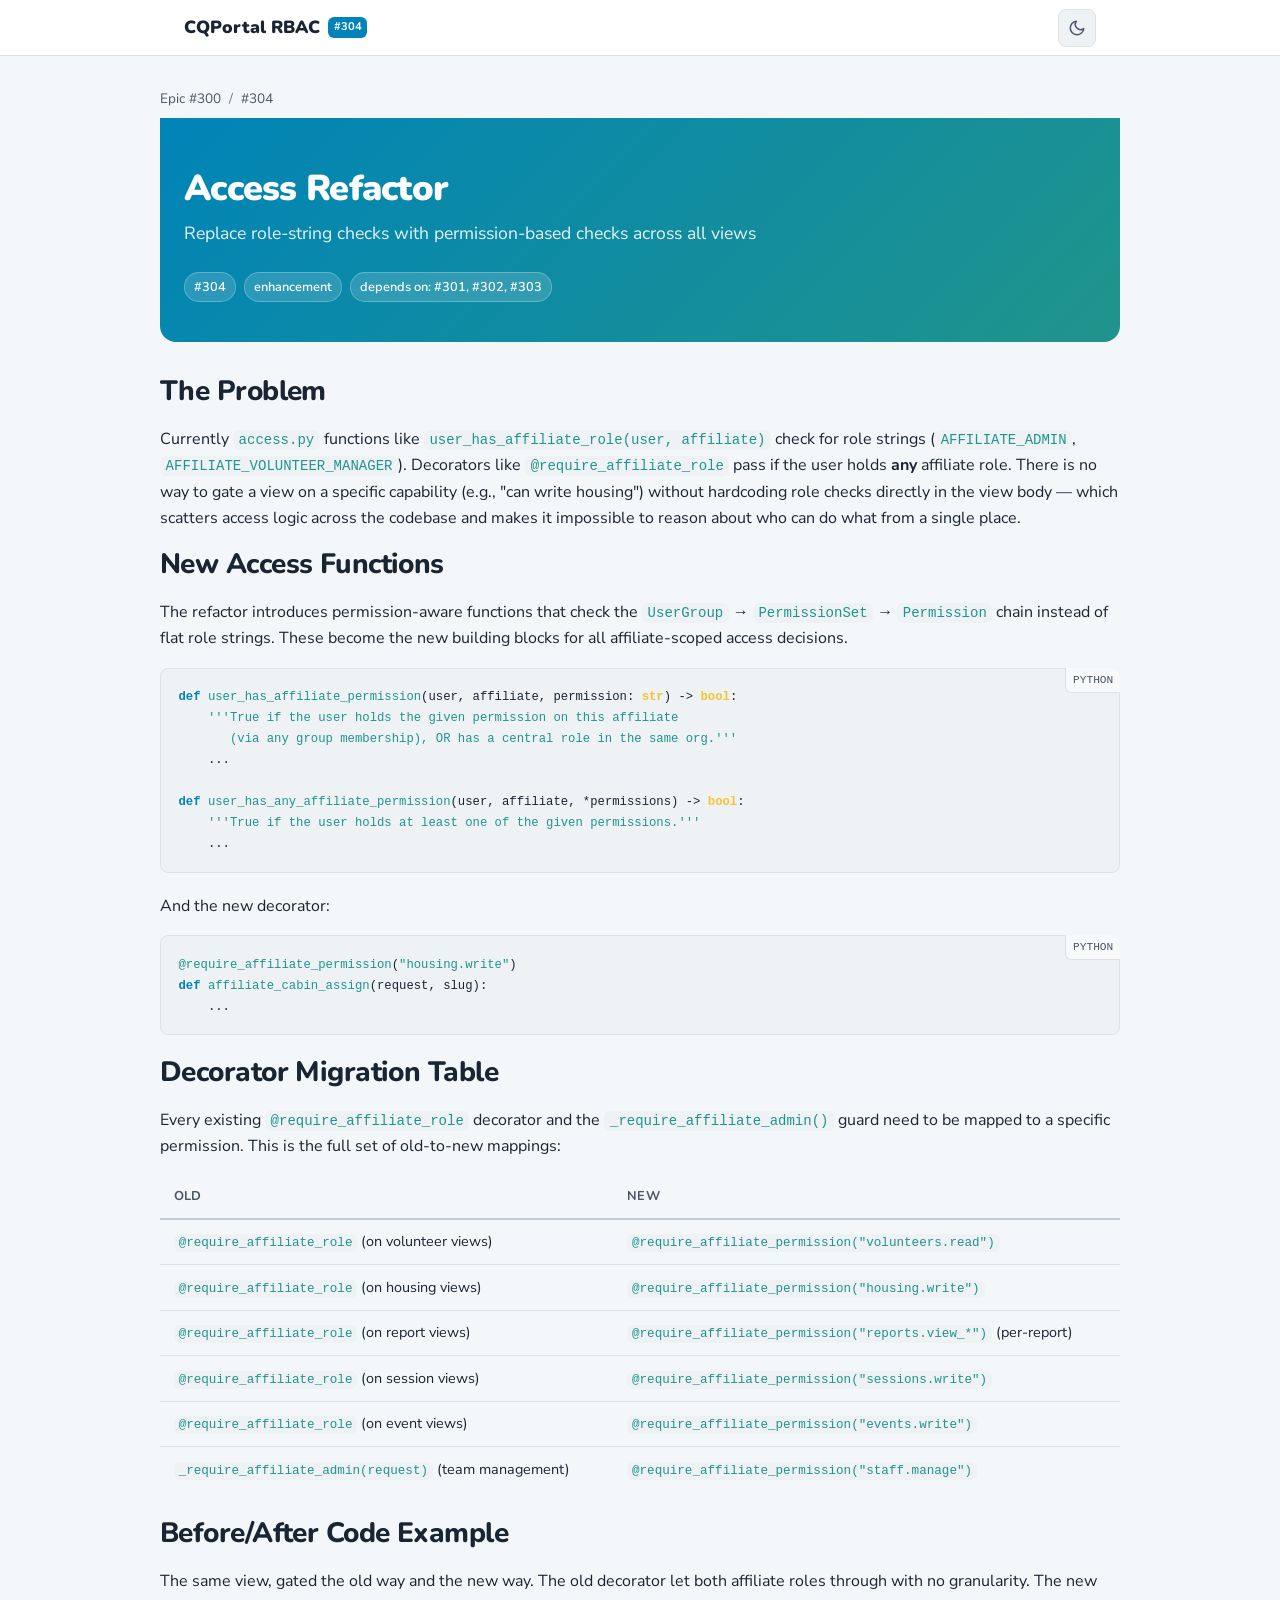
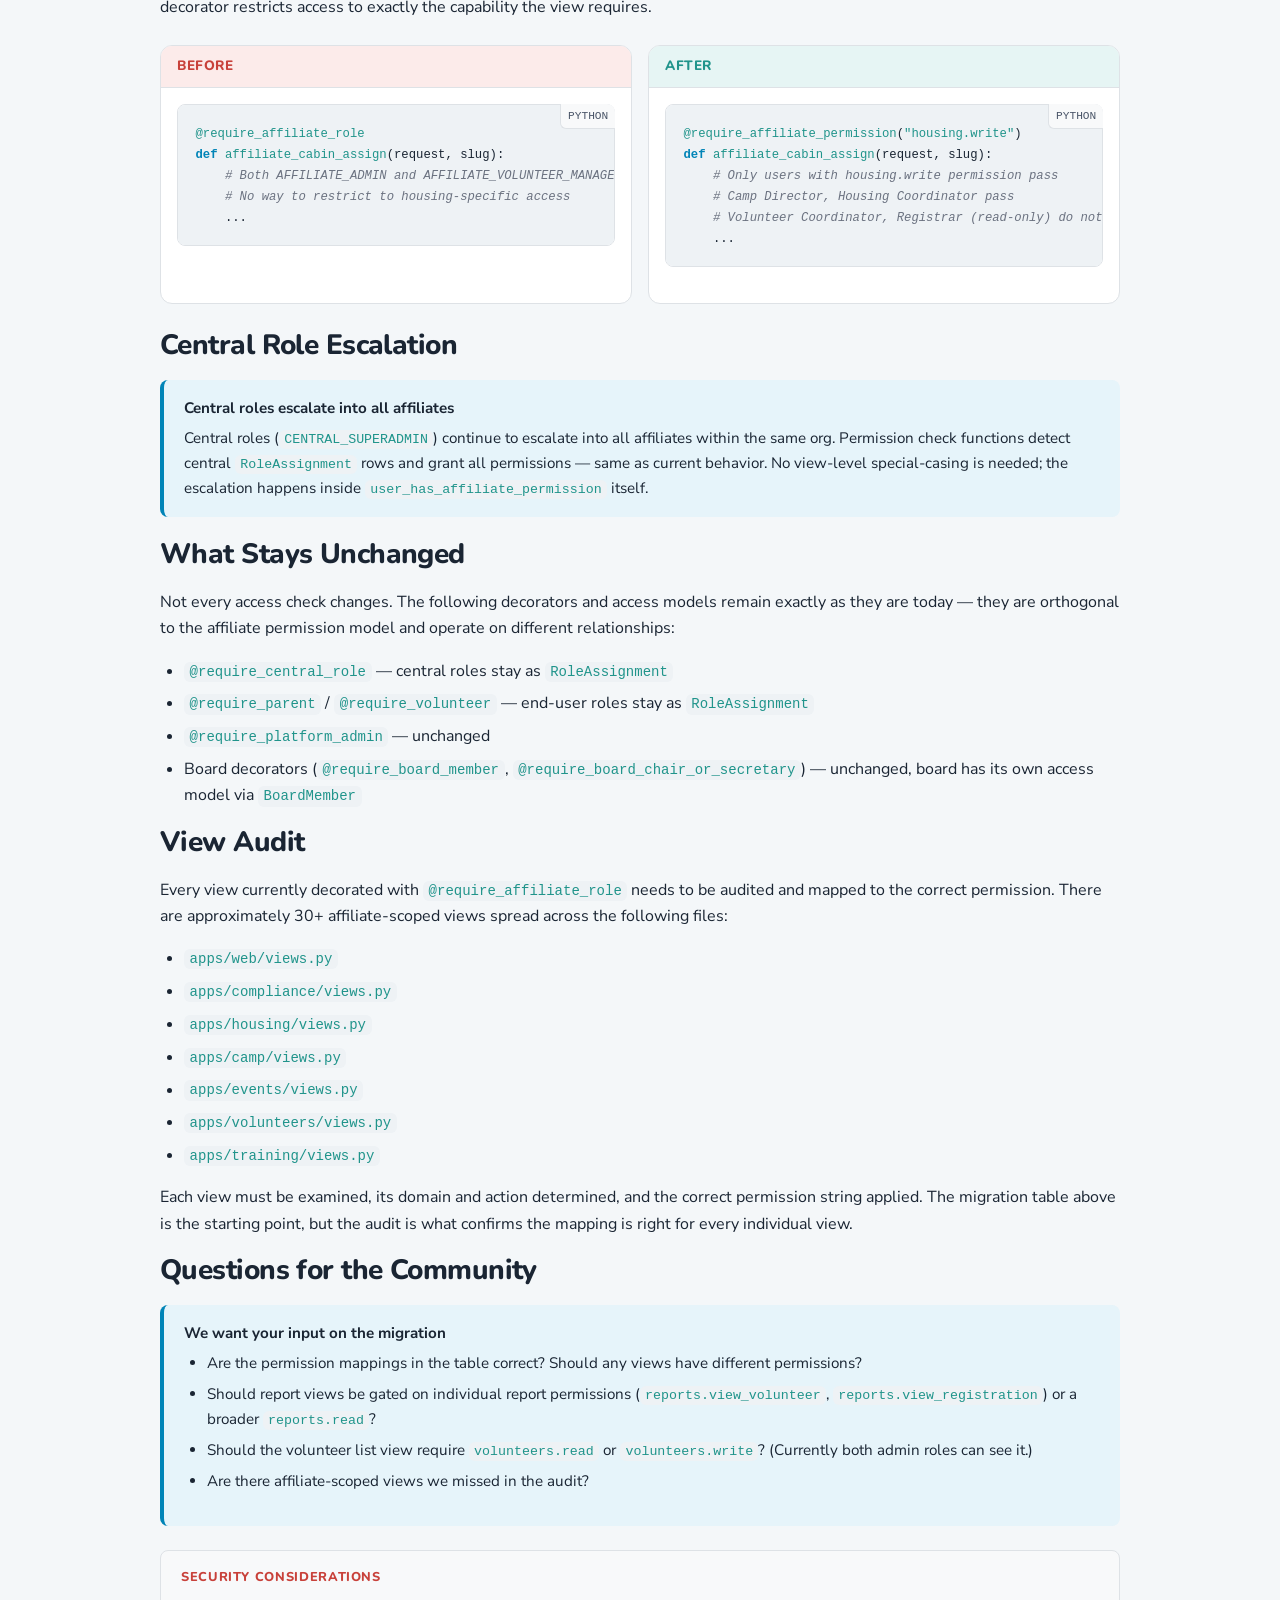
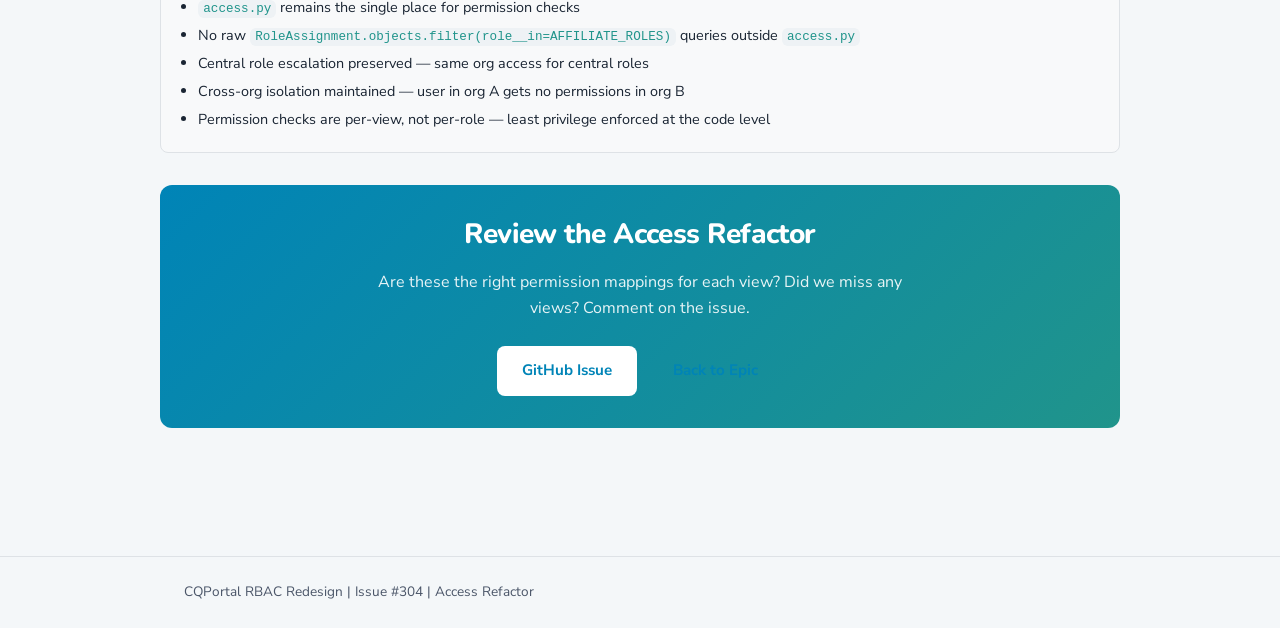
<file: issue-304.html>
<!DOCTYPE html>
<html lang="en">
<head>
<meta charset="UTF-8">
<meta name="viewport" content="width=device-width, initial-scale=1.0">
<title>CQPortal RBAC Redesign — Issue #304: Access Refactor</title>
<link rel="preconnect" href="https://fonts.googleapis.com">
<link rel="preconnect" href="https://fonts.gstatic.com" crossorigin>
<link href="https://fonts.googleapis.com/css2?family=Nunito:wght@700;800;900&family=Nunito+Sans:wght@400;500;600;700&display=swap" rel="stylesheet">
<style>
/* ============================================================
   CQPortal RBAC Redesign — Design Documentation Styles
   Brand Colors: #0084b7 (Blue) · #20948b (Teal) · #fad97a (Yellow)
   Typography:   Nunito (headings) + Nunito Sans (body)
   Supports light/dark themes, defaults to system preference
   ============================================================ */

/* -- Design Tokens (Light Theme / Default) -- */
:root {
  /* Brand palette */
  --cq-primary:        #0084b7;
  --cq-primary-dark:   #006a93;
  --cq-primary-darker: #00527a;
  --cq-primary-light:  #e6f4fa;
  --cq-secondary:      #20948b;
  --cq-secondary-dark: #197870;
  --cq-secondary-light:#e6f5f4;
  --cq-highlight:      #fad97a;
  --cq-highlight-dark: #f5c432;

  /* Neutrals — light mode */
  --bg:           #f4f7f9;
  --bg-elevated:  #ffffff;
  --bg-subtle:    #f8f9fa;
  --bg-inset:     #eef2f5;
  --text:         #1a2533;
  --text-muted:   #4a5568;
  --text-subtle:  #6b7280;
  --border:       #dee2e6;
  --border-strong:#c3ccd4;

  /* Semantic colors */
  --success:     #20948b;
  --success-bg:  #e6f5f4;
  --danger:      #c8413a;
  --danger-bg:   #fcebea;
  --warning:     #b58106;
  --warning-bg:  #fef3d0;
  --info:        #0084b7;
  --info-bg:     #e6f4fa;

  /* Typography */
  --font-heading: 'Nunito', sans-serif;
  --font-body:    'Nunito Sans', sans-serif;
  --font-mono:    'JetBrains Mono', 'Fira Code', 'Consolas', monospace;

  /* Spacing / radii */
  --radius-sm: 0.375rem;
  --radius:    0.5rem;
  --radius-lg: 0.75rem;
  --radius-xl: 1rem;

  /* Shadows */
  --shadow-sm: 0 1px 3px rgba(0,0,0,.08), 0 1px 2px rgba(0,0,0,.06);
  --shadow:    0 4px 12px rgba(0,0,0,.10);
  --shadow-lg: 0 8px 24px rgba(0,0,0,.12);

  /* Transitions */
  --transition: 200ms ease;

  /* Layout */
  --max-width: 960px;
  --nav-height: 56px;
}

/* -- Dark Theme Tokens -- */
[data-theme="dark"] {
  --bg:           #0f1722;
  --bg-elevated:  #1a2533;
  --bg-subtle:    #16202d;
  --bg-inset:     #0c1520;
  --text:         #e2e8f0;
  --text-muted:   #94a3b8;
  --text-subtle:  #64748b;
  --border:       #2d3748;
  --border-strong:#404b5d;

  --cq-primary-light:  #0a2535;
  --cq-secondary-light:#0f2622;

  --success-bg:  #0f2622;
  --danger-bg:   #2a1515;
  --warning-bg:  #2a2110;
  --info-bg:     #0a2535;

  --shadow-sm: 0 1px 3px rgba(0,0,0,.30), 0 1px 2px rgba(0,0,0,.20);
  --shadow:    0 4px 12px rgba(0,0,0,.35);
  --shadow-lg: 0 8px 24px rgba(0,0,0,.40);
}

/* -- System Preference Fallback (no JS) -- */
@media (prefers-color-scheme: dark) {
  :root:not([data-theme="light"]) {
    --bg:           #0f1722;
    --bg-elevated:  #1a2533;
    --bg-subtle:    #16202d;
    --bg-inset:     #0c1520;
    --text:         #e2e8f0;
    --text-muted:   #94a3b8;
    --text-subtle:  #64748b;
    --border:       #2d3748;
    --border-strong:#404b5d;

    --cq-primary-light:  #0a2535;
    --cq-secondary-light:#0f2622;

    --success-bg:  #0f2622;
    --danger-bg:   #2a1515;
    --warning-bg:  #2a2110;
    --info-bg:     #0a2535;

    --shadow-sm: 0 1px 3px rgba(0,0,0,.30), 0 1px 2px rgba(0,0,0,.20);
    --shadow:    0 4px 12px rgba(0,0,0,.35);
    --shadow-lg: 0 8px 24px rgba(0,0,0,.40);
  }
}

/* -- Reset / Base -- */
*, *::before, *::after { box-sizing: border-box; }

html {
  scroll-behavior: smooth;
  -webkit-text-size-adjust: 100%;
}

body {
  margin: 0;
  font-family: var(--font-body);
  font-size: 16px;
  line-height: 1.65;
  color: var(--text);
  background-color: var(--bg);
  -webkit-font-smoothing: antialiased;
  -moz-osx-font-smoothing: grayscale;
  transition: background-color var(--transition), color var(--transition);
}

/* -- Typography -- */
h1, h2, h3, h4, h5, h6 {
  font-family: var(--font-heading);
  font-weight: 800;
  color: var(--text);
  letter-spacing: -0.02em;
  line-height: 1.25;
  margin-top: 2em;
  margin-bottom: 0.6em;
}

h1 { font-size: 2.25rem; font-weight: 900; }
h2 { font-size: 1.75rem; }
h3 { font-size: 1.35rem; }
h4 { font-size: 1.1rem; }

h1:first-child, h2:first-child { margin-top: 0; }

p { margin: 0 0 1em; }

a {
  color: var(--cq-primary);
  text-decoration: none;
  transition: color var(--transition);
}
a:hover { color: var(--cq-primary-dark); text-decoration: underline; }

code {
  font-family: var(--font-mono);
  font-size: 0.875em;
  background: var(--bg-inset);
  padding: 0.15em 0.4em;
  border-radius: var(--radius-sm);
  color: var(--cq-secondary);
}
[data-theme="dark"] code,
:root:not([data-theme="light"]) code { color: var(--cq-highlight); }

pre {
  background: var(--bg-inset);
  border: 1px solid var(--border);
  border-radius: var(--radius);
  padding: 1.25em;
  overflow-x: auto;
  font-size: 0.875rem;
  line-height: 1.5;
}
pre code {
  background: none;
  padding: 0;
  border-radius: 0;
  color: var(--text);
}

strong { font-weight: 700; }
em { font-style: italic; }

ul, ol { margin: 0 0 1em; padding-left: 1.5em; }
li { margin-bottom: 0.4em; }

/* -- Layout -- */
.container {
  max-width: var(--max-width);
  margin: 0 auto;
  padding: 0 1.5rem;
}

.content { padding: 2rem 0 4rem; }

/* -- Top Nav -- */
.nav {
  position: sticky;
  top: 0;
  z-index: 100;
  background: var(--bg-elevated);
  border-bottom: 1px solid var(--border);
  height: var(--nav-height);
  display: flex;
  align-items: center;
  transition: background-color var(--transition), border-color var(--transition);
}
.nav .container { display: flex; align-items: center; justify-content: space-between; width: 100%; }
.nav-brand {
  font-family: var(--font-heading);
  font-weight: 900;
  font-size: 1.1rem;
  color: var(--text);
  display: flex;
  align-items: center;
  gap: 0.5rem;
}
.nav-brand:hover { text-decoration: none; color: var(--text); }
.nav-brand .badge-issue {
  font-size: 0.7rem;
  font-weight: 700;
  padding: 0.15em 0.5em;
  background: var(--cq-primary);
  color: white;
  border-radius: var(--radius-sm);
  font-family: var(--font-body);
}
.nav-right { display: flex; align-items: center; gap: 1rem; }

/* Theme toggle */
.theme-toggle {
  background: var(--bg-inset);
  border: 1px solid var(--border);
  border-radius: var(--radius);
  width: 38px;
  height: 38px;
  display: flex;
  align-items: center;
  justify-content: center;
  cursor: pointer;
  transition: background var(--transition), border-color var(--transition);
  font-size: 1.1rem;
  color: var(--text-muted);
  user-select: none;
}
.theme-toggle:hover { border-color: var(--border-strong); color: var(--text); }
.theme-toggle svg { width: 18px; height: 18px; }

/* -- Breadcrumb / Issue navigation -- */
.breadcrumb {
  display: flex;
  align-items: center;
  gap: 0.5rem;
  flex-wrap: wrap;
  font-size: 0.85rem;
  color: var(--text-muted);
  margin-bottom: 0.5rem;
}
.breadcrumb a { color: var(--text-muted); }
.breadcrumb a:hover { color: var(--cq-primary); }
.breadcrumb .sep { color: var(--text-subtle); }

/* -- Issue badge -- */
.issue-badge {
  display: inline-flex;
  align-items: center;
  gap: 0.35rem;
  font-family: var(--font-body);
  font-weight: 600;
  font-size: 0.8rem;
  padding: 0.25em 0.7em;
  border-radius: 1rem;
  background: var(--cq-primary-light);
  color: var(--cq-primary);
  border: 1px solid transparent;
}
.issue-badge.epic { background: var(--cq-secondary-light); color: var(--cq-secondary); }
.issue-badge.dependency { background: var(--warning-bg); color: var(--warning); }
.issue-badge.milestone { background: var(--cq-highlight); color: var(--cq-dark, #1a2533); }

/* -- Hero section -- */
.hero {
  background: linear-gradient(135deg, var(--cq-primary) 0%, var(--cq-secondary) 100%);
  color: white;
  padding: 3rem 0 2.5rem;
  border-radius: 0 0 var(--radius-xl) var(--radius-xl);
  margin-bottom: 2rem;
}
.hero h1 { color: white; margin-bottom: 0.5rem; }
.hero p { color: rgba(255,255,255,0.9); font-size: 1.1rem; max-width: 60ch; margin-bottom: 1.5rem; }
.hero .hero-badges { display: flex; gap: 0.5rem; flex-wrap: wrap; }
.hero .hero-badges .issue-badge { background: rgba(255,255,255,0.15); color: white; border-color: rgba(255,255,255,0.25); }

/* -- Cards -- */
.card {
  background: var(--bg-elevated);
  border: 1px solid var(--border);
  border-radius: var(--radius-lg);
  padding: 1.5rem;
  margin-bottom: 1.5rem;
  box-shadow: var(--shadow-sm);
  transition: border-color var(--transition), box-shadow var(--transition);
}
.card:hover { border-color: var(--border-strong); }

.card-title {
  font-family: var(--font-heading);
  font-weight: 800;
  font-size: 1.15rem;
  margin: 0 0 0.75rem;
  display: flex;
  align-items: center;
  gap: 0.5rem;
}

/* -- Callout -- */
.callout {
  border-radius: var(--radius);
  padding: 1rem 1.25rem;
  margin-bottom: 1.25rem;
  border-left: 4px solid;
  font-size: 0.95rem;
}
.callout-info { background: var(--info-bg); border-color: var(--cq-primary); }
.callout-success { background: var(--success-bg); border-color: var(--success); }
.callout-warning { background: var(--warning-bg); border-color: var(--warning); }
.callout-danger { background: var(--danger-bg); border-color: var(--danger); }
.callout-title { font-weight: 700; margin-bottom: 0.3rem; }

/* -- Security note -- */
.security-note {
  background: var(--bg-subtle);
  border: 1px solid var(--border);
  border-radius: var(--radius);
  padding: 1rem 1.25rem;
  margin: 1.5rem 0;
  font-size: 0.9rem;
}
.security-note .security-header {
  font-family: var(--font-heading);
  font-weight: 800;
  font-size: 0.8rem;
  text-transform: uppercase;
  letter-spacing: 0.05em;
  color: var(--danger);
  margin-bottom: 0.5rem;
  display: flex;
  align-items: center;
  gap: 0.4rem;
}
.security-note ul { margin: 0; padding-left: 1.2em; }
.security-note li { margin-bottom: 0.3em; }

/* -- CTA box -- */
.cta-box {
  background: linear-gradient(135deg, var(--cq-primary) 0%, var(--cq-secondary) 100%);
  border-radius: var(--radius-lg);
  padding: 2rem;
  color: white;
  text-align: center;
  margin: 2rem 0;
}
.cta-box h2, .cta-box h3 { color: white; margin-top: 0; }
.cta-box p { color: rgba(255,255,255,0.9); max-width: 55ch; margin: 0 auto 1.5rem; }
.cta-box .cta-buttons { display: flex; gap: 0.75rem; justify-content: center; flex-wrap: wrap; }
.cta-button {
  display: inline-flex;
  align-items: center;
  gap: 0.4rem;
  padding: 0.7em 1.5em;
  border-radius: var(--radius);
  font-weight: 700;
  font-family: var(--font-body);
  font-size: 0.95rem;
  text-decoration: none;
  transition: all var(--transition);
  border: 2px solid transparent;
}
.cta-button.primary {
  background: white;
  color: var(--cq-primary);
}
.cta-button.primary:hover { background: var(--cq-highlight); color: var(--text); text-decoration: none; }
.cta-button.secondary {
  background: transparent;
  color: white;
  border-color: rgba(255,255,255,0.4);
}
.cta-button.secondary:hover { background: rgba(255,255,255,0.1); border-color: white; text-decoration: none; }

/* -- Tables -- */
table {
  width: 100%;
  border-collapse: collapse;
  font-size: 0.9rem;
  margin-bottom: 1.5rem;
}
thead { border-bottom: 2px solid var(--border-strong); }
th {
  text-align: left;
  padding: 0.65rem 0.85rem;
  font-family: var(--font-heading);
  font-weight: 700;
  font-size: 0.8rem;
  text-transform: uppercase;
  letter-spacing: 0.03em;
  color: var(--text-muted);
}
td {
  padding: 0.65rem 0.85rem;
  border-bottom: 1px solid var(--border);
  vertical-align: top;
}
tbody tr:last-child td { border-bottom: none; }
tbody tr:hover { background: var(--bg-subtle); }

/* -- Permission grid -- */
.perm-grid {
  display: grid;
  grid-template-columns: repeat(auto-fill, minmax(280px, 1fr));
  gap: 1rem;
  margin-bottom: 1.5rem;
}
.perm-domain {
  background: var(--bg-elevated);
  border: 1px solid var(--border);
  border-radius: var(--radius);
  overflow: hidden;
  transition: border-color var(--transition);
}
.perm-domain:hover { border-color: var(--border-strong); }
.perm-domain-header {
  background: var(--bg-subtle);
  padding: 0.6rem 0.85rem;
  font-family: var(--font-heading);
  font-weight: 800;
  font-size: 0.85rem;
  text-transform: uppercase;
  letter-spacing: 0.04em;
  border-bottom: 1px solid var(--border);
  color: var(--cq-primary);
  cursor: pointer;
  user-select: none;
  display: flex;
  align-items: center;
  justify-content: space-between;
}
.perm-domain-header .perm-count {
  font-size: 0.75rem;
  font-weight: 600;
  color: var(--text-muted);
  background: var(--bg-inset);
  padding: 0.1em 0.5em;
  border-radius: 1rem;
}
.perm-domain-body { padding: 0.5rem 0; }
.perm-item {
  display: flex;
  align-items: flex-start;
  gap: 0.5rem;
  padding: 0.4rem 0.85rem;
  font-size: 0.85rem;
  border-bottom: 1px solid var(--border);
}
.perm-item:last-child { border-bottom: none; }
.perm-item code { flex-shrink: 0; font-size: 0.8rem; }
.perm-item .perm-label { color: var(--text-muted); font-size: 0.8rem; }
.perm-item .perm-type {
  font-size: 0.65rem;
  font-weight: 700;
  text-transform: uppercase;
  padding: 0.1em 0.4em;
  border-radius: var(--radius-sm);
  margin-left: auto;
}
.perm-type.read { background: var(--info-bg); color: var(--info); }
.perm-type.write { background: var(--warning-bg); color: var(--warning); }
.perm-type.manage { background: var(--danger-bg); color: var(--danger); }
.perm-type.admin { background: var(--success-bg); color: var(--success); }

/* -- Architecture diagram -- */
.arch-diagram {
  display: flex;
  flex-direction: column;
  align-items: center;
  gap: 0;
  margin: 1.5rem auto;
  max-width: 500px;
}
.arch-layer {
  background: var(--bg-elevated);
  border: 2px solid var(--border);
  border-radius: var(--radius-lg);
  padding: 1rem 2rem;
  text-align: center;
  width: 100%;
  transition: border-color var(--transition), transform var(--transition);
}
.arch-layer:hover { border-color: var(--cq-primary); transform: scale(1.02); }
.arch-layer.user { border-color: var(--cq-secondary); }
.arch-layer.group { border-color: var(--cq-primary); }
.arch-layer.permset { border-color: var(--cq-highlight-dark); }
.arch-layer.perm { border-color: var(--cq-secondary); }
.arch-layer .arch-label { font-family: var(--font-heading); font-weight: 800; font-size: 1rem; color: var(--text); }
.arch-layer .arch-desc { font-size: 0.8rem; color: var(--text-muted); margin-top: 0.2rem; }
.arch-arrow {
  font-size: 1.5rem;
  color: var(--text-muted);
  line-height: 1;
  padding: 0.3rem 0;
}

/* -- Before/After comparison -- */
.compare-grid {
  display: grid;
  grid-template-columns: 1fr 1fr;
  gap: 1rem;
  margin: 1.5rem 0;
}
.compare-panel {
  background: var(--bg-elevated);
  border: 1px solid var(--border);
  border-radius: var(--radius-lg);
  overflow: hidden;
}
.compare-panel-header {
  padding: 0.6rem 1rem;
  font-family: var(--font-heading);
  font-weight: 800;
  font-size: 0.85rem;
  text-transform: uppercase;
  letter-spacing: 0.04em;
  border-bottom: 1px solid var(--border);
}
.compare-panel.before .compare-panel-header { background: var(--danger-bg); color: var(--danger); }
.compare-panel.after .compare-panel-header { background: var(--success-bg); color: var(--success); }
.compare-panel-body { padding: 1rem; font-size: 0.9rem; }
.compare-panel-body ul { margin: 0; padding-left: 1.2em; }
.compare-panel-body li { margin-bottom: 0.5em; }

/* -- Timeline -- */
.timeline { margin: 1.5rem 0; padding-left: 0; }
.timeline-item {
  display: flex;
  gap: 1rem;
  margin-bottom: 1.5rem;
  position: relative;
}
.timeline-item::before {
  content: '';
  position: absolute;
  left: 14px;
  top: 32px;
  bottom: -24px;
  width: 2px;
  background: var(--border);
}
.timeline-item:last-child::before { display: none; }
.timeline-dot {
  flex-shrink: 0;
  width: 30px;
  height: 30px;
  border-radius: 50%;
  background: var(--cq-primary);
  border: 3px solid var(--bg);
  display: flex;
  align-items: center;
  justify-content: center;
  font-size: 0.75rem;
  font-weight: 800;
  font-family: var(--font-heading);
  color: white;
  z-index: 1;
}
.timeline-content { flex: 1; padding-top: 0.2rem; }
.timeline-content h4 { margin: 0 0 0.3rem; font-size: 1rem; }
.timeline-content p { margin: 0; font-size: 0.9rem; color: var(--text-muted); }

/* -- Issue card (linked issues list) -- */
.issue-card {
  display: flex;
  align-items: flex-start;
  gap: 1rem;
  background: var(--bg-elevated);
  border: 1px solid var(--border);
  border-radius: var(--radius-lg);
  padding: 1.25rem;
  margin-bottom: 1rem;
  transition: border-color var(--transition), box-shadow var(--transition);
  text-decoration: none;
}
.issue-card:hover { border-color: var(--cq-primary); box-shadow: var(--shadow); text-decoration: none; }
.issue-card-num {
  flex-shrink: 0;
  width: 48px;
  height: 48px;
  border-radius: var(--radius);
  background: var(--cq-primary-light);
  color: var(--cq-primary);
  display: flex;
  align-items: center;
  justify-content: center;
  font-family: var(--font-heading);
  font-weight: 900;
  font-size: 0.8rem;
  text-align: center;
  line-height: 1;
}
.issue-card-body { flex: 1; }
.issue-card-title { font-family: var(--font-heading); font-weight: 700; font-size: 1rem; color: var(--text); margin-bottom: 0.2rem; }
.issue-card-desc { font-size: 0.85rem; color: var(--text-muted); line-height: 1.5; }
.issue-card-arrow { flex-shrink: 0; color: var(--text-subtle); font-size: 1.2rem; padding-top: 0.5rem; }

/* -- Permission matrix table -- */
.perm-matrix th { font-size: 0.75rem; text-align: center; white-space: nowrap; }
.perm-matrix td:first-child { font-weight: 600; font-size: 0.85rem; white-space: nowrap; }
.perm-matrix .check { text-align: center; font-size: 1rem; color: var(--success); font-weight: 700; }
.perm-matrix .dash { text-align: center; color: var(--text-subtle); }
.perm-matrix .partial { text-align: center; color: var(--warning); font-size: 0.85rem; }

/* -- UI mockup -- */
.mockup {
  background: var(--bg-elevated);
  border: 1px solid var(--border);
  border-radius: var(--radius-lg);
  padding: 1.5rem;
  margin: 1rem 0;
}
.mockup-toolbar {
  display: flex;
  align-items: center;
  gap: 0.5rem;
  padding-bottom: 0.75rem;
  border-bottom: 1px solid var(--border);
  margin-bottom: 1rem;
}
.mockup-dot { width: 10px; height: 10px; border-radius: 50%; }
.mockup-dot.red { background: #ff5f57; }
.mockup-dot.yellow { background: #febc2e; }
.mockup-dot.green { background: #28c840; }
.mockup-url {
  flex: 1;
  background: var(--bg-inset);
  border-radius: var(--radius-sm);
  padding: 0.3rem 0.6rem;
  font-family: var(--font-mono);
  font-size: 0.75rem;
  color: var(--text-muted);
  text-align: center;
}
.mockup-content { font-size: 0.85rem; }

/* Mockup components */
.mockup-nav {
  display: flex;
  align-items: center;
  gap: 1rem;
  padding: 0.5rem 0;
  border-bottom: 1px solid var(--border);
  margin-bottom: 1rem;
  font-size: 0.8rem;
  color: var(--text-muted);
}
.mockup-table { width: 100%; font-size: 0.8rem; }
.mockup-table th { font-size: 0.7rem; padding: 0.4rem; }
.mockup-table td { padding: 0.4rem; font-size: 0.78rem; }
.mockup-badge {
  display: inline-block;
  font-size: 0.7rem;
  font-weight: 600;
  padding: 0.15em 0.5em;
  border-radius: 1rem;
  background: var(--cq-primary-light);
  color: var(--cq-primary);
}
.mockup-badge.teal { background: var(--cq-secondary-light); color: var(--cq-secondary); }
.mockup-badge.yellow { background: var(--cq-highlight); color: #1a2533; }
.mockup-badge.muted { background: var(--bg-inset); color: var(--text-muted); }
.mockup-btn {
  display: inline-block;
  font-size: 0.75rem;
  font-weight: 600;
  padding: 0.3em 0.8em;
  border-radius: var(--radius-sm);
  background: var(--cq-primary);
  color: white;
  cursor: pointer;
}
.mockup-dropdown {
  display: inline-block;
  font-size: 0.75rem;
  background: var(--bg-inset);
  border: 1px solid var(--border);
  border-radius: var(--radius-sm);
  padding: 0.3em 0.6em;
  color: var(--text-muted);
}
.mockup-checkbox-grid {
  display: grid;
  grid-template-columns: repeat(auto-fill, minmax(160px, 1fr));
  gap: 0.4rem;
  margin-top: 0.5rem;
}
.mockup-checkbox-item {
  display: flex;
  align-items: center;
  gap: 0.3rem;
  font-size: 0.75rem;
  padding: 0.25rem 0.4rem;
  background: var(--bg-subtle);
  border-radius: var(--radius-sm);
  border: 1px solid var(--border);
}
.mockup-checkbox {
  width: 14px;
  height: 14px;
  border: 2px solid var(--border-strong);
  border-radius: 3px;
  flex-shrink: 0;
}
.mockup-checkbox.checked {
  background: var(--cq-primary);
  border-color: var(--cq-primary);
  position: relative;
}
.mockup-checkbox.checked::after {
  content: '';
  position: absolute;
  left: 3px;
  top: 0px;
  width: 5px;
  height: 9px;
  border: solid white;
  border-width: 0 2px 2px 0;
  transform: rotate(45deg);
}

/* -- Code block with syntax highlighting -- */
.code-block {
  position: relative;
  margin-bottom: 1.25rem;
}
.code-block pre { margin: 0; }
.code-block .code-lang {
  position: absolute;
  top: 0;
  right: 0;
  background: var(--bg-subtle);
  border-left: 1px solid var(--border);
  border-bottom: 1px solid var(--border);
  border-radius: 0 var(--radius) 0 var(--radius-sm);
  padding: 0.25em 0.6em;
  font-family: var(--font-mono);
  font-size: 0.7rem;
  color: var(--text-muted);
  text-transform: uppercase;
}

/* Syntax highlight */
.syntax-keyword { color: var(--cq-primary); font-weight: 600; }
.syntax-string { color: var(--success); }
.syntax-comment { color: var(--text-subtle); font-style: italic; }
.syntax-class { color: var(--cq-highlight-dark); font-weight: 600; }
[data-theme="dark"] .syntax-class,
:root:not([data-theme="light"]) .syntax-class { color: var(--cq-highlight); }
.syntax-fn { color: var(--cq-secondary); }

/* -- Dependency chain -- */
.dep-chain {
  display: flex;
  align-items: center;
  gap: 0.5rem;
  flex-wrap: wrap;
  margin: 1rem 0;
  font-size: 0.85rem;
}
.dep-chain-item {
  display: inline-flex;
  align-items: center;
  gap: 0.3rem;
  padding: 0.25em 0.6em;
  border-radius: var(--radius);
  background: var(--bg-elevated);
  border: 1px solid var(--border);
  font-weight: 600;
  color: var(--text);
}
.dep-chain-arrow { color: var(--text-subtle); font-size: 1rem; }

/* -- Tabs -- */
.tabs { display: flex; gap: 0; border-bottom: 2px solid var(--border); margin-bottom: 1.5rem; }
.tab {
  padding: 0.6em 1.2em;
  font-family: var(--font-heading);
  font-weight: 700;
  font-size: 0.9rem;
  color: var(--text-muted);
  cursor: pointer;
  border-bottom: 3px solid transparent;
  margin-bottom: -2px;
  transition: color var(--transition), border-color var(--transition);
  background: none;
  border-top: none;
  border-left: none;
  border-right: none;
}
.tab:hover { color: var(--text); }
.tab.active { color: var(--cq-primary); border-bottom-color: var(--cq-primary); }
.tab-panel { display: none; }
.tab-panel.active { display: block; }

/* -- Footer -- */
.footer {
  border-top: 1px solid var(--border);
  padding: 1.5rem 0;
  margin-top: 2rem;
  font-size: 0.85rem;
  color: var(--text-muted);
}
.footer .container { display: flex; justify-content: space-between; align-items: center; flex-wrap: wrap; gap: 0.5rem; }
.footer a { color: var(--text-muted); }
.footer a:hover { color: var(--cq-primary); }

/* -- Responsive -- */
@media (max-width: 768px) {
  h1 { font-size: 1.75rem; }
  h2 { font-size: 1.4rem; }
  .compare-grid { grid-template-columns: 1fr; }
  .perm-grid { grid-template-columns: 1fr; }
  .hero { padding: 2rem 0 1.5rem; }
  .cta-box { padding: 1.5rem 1rem; }
}

/* -- Utility -- */
.muted { color: var(--text-muted); }
.center { text-align: center; }
.mt-0 { margin-top: 0; }
.mb-0 { margin-bottom: 0; }
.mt-2 { margin-top: 1rem; }
.mt-3 { margin-top: 1.5rem; }
.mb-2 { margin-bottom: 1rem; }
.mb-3 { margin-bottom: 1.5rem; }
.nowrap { white-space: nowrap; }
.fw-700 { font-weight: 700; }
.text-sm { font-size: 0.85rem; }
.text-xs { font-size: 0.75rem; }
</style>
</head>
<body>

<nav class="nav">
  <div class="container">
    <a href="epic-300.html" class="nav-brand">CQPortal RBAC <span class="badge-issue">#304</span></a>
    <div class="nav-right">
      <button class="theme-toggle" aria-label="Toggle theme"></button>
    </div>
  </div>
</nav>

<div class="container content">

  <nav class="breadcrumb">
    <a href="epic-300.html">Epic #300</a>
    <span class="sep">/</span>
    <span>#304</span>
  </nav>

  <section class="hero">
    <div class="container">
      <h1>Access Refactor</h1>
      <p>Replace role-string checks with permission-based checks across all views</p>
      <div class="hero-badges">
        <span class="issue-badge">#304</span>
        <span class="issue-badge">enhancement</span>
        <span class="issue-badge dependency">depends on: #301, #302, #303</span>
      </div>
    </div>
  </section>

  <section>
    <h2>The Problem</h2>
    <p>
      Currently <code>access.py</code> functions like
      <code>user_has_affiliate_role(user, affiliate)</code> check for role strings
      (<code>AFFILIATE_ADMIN</code>, <code>AFFILIATE_VOLUNTEER_MANAGER</code>).
      Decorators like <code>@require_affiliate_role</code> pass if the user holds
      <strong>any</strong> affiliate role. There is no way to gate a view on a specific
      capability (e.g., "can write housing") without hardcoding role checks directly in
      the view body &mdash; which scatters access logic across the codebase and makes
      it impossible to reason about who can do what from a single place.
    </p>
  </section>

  <section>
    <h2>New Access Functions</h2>
    <p>
      The refactor introduces permission-aware functions that check the
      <code>UserGroup</code> &rarr; <code>PermissionSet</code> &rarr; <code>Permission</code>
      chain instead of flat role strings. These become the new building blocks for all
      affiliate-scoped access decisions.
    </p>

    <div class="code-block">
      <span class="code-lang">python</span>
<pre><code><span class="syntax-keyword">def</span> <span class="syntax-fn">user_has_affiliate_permission</span>(user, affiliate, permission: <span class="syntax-class">str</span>) -&gt; <span class="syntax-class">bool</span>:
    <span class="syntax-string">'''True if the user holds the given permission on this affiliate
       (via any group membership), OR has a central role in the same org.'''</span>
    ...

<span class="syntax-keyword">def</span> <span class="syntax-fn">user_has_any_affiliate_permission</span>(user, affiliate, *permissions) -&gt; <span class="syntax-class">bool</span>:
    <span class="syntax-string">'''True if the user holds at least one of the given permissions.'''</span>
    ...</code></pre>
    </div>

    <p>And the new decorator:</p>

    <div class="code-block">
      <span class="code-lang">python</span>
<pre><code><span class="syntax-fn">@require_affiliate_permission</span>(<span class="syntax-string">"housing.write"</span>)
<span class="syntax-keyword">def</span> <span class="syntax-fn">affiliate_cabin_assign</span>(request, slug):
    ...</code></pre>
    </div>
  </section>

  <section>
    <h2>Decorator Migration Table</h2>
    <p>
      Every existing <code>@require_affiliate_role</code> decorator and the
      <code>_require_affiliate_admin()</code> guard need to be mapped to a specific
      permission. This is the full set of old-to-new mappings:
    </p>

    <table>
      <thead>
        <tr>
          <th>Old</th>
          <th>New</th>
        </tr>
      </thead>
      <tbody>
        <tr>
          <td><code>@require_affiliate_role</code> (on volunteer views)</td>
          <td><code>@require_affiliate_permission("volunteers.read")</code></td>
        </tr>
        <tr>
          <td><code>@require_affiliate_role</code> (on housing views)</td>
          <td><code>@require_affiliate_permission("housing.write")</code></td>
        </tr>
        <tr>
          <td><code>@require_affiliate_role</code> (on report views)</td>
          <td><code>@require_affiliate_permission("reports.view_*")</code> (per-report)</td>
        </tr>
        <tr>
          <td><code>@require_affiliate_role</code> (on session views)</td>
          <td><code>@require_affiliate_permission("sessions.write")</code></td>
        </tr>
        <tr>
          <td><code>@require_affiliate_role</code> (on event views)</td>
          <td><code>@require_affiliate_permission("events.write")</code></td>
        </tr>
        <tr>
          <td><code>_require_affiliate_admin(request)</code> (team management)</td>
          <td><code>@require_affiliate_permission("staff.manage")</code></td>
        </tr>
      </tbody>
    </table>
  </section>

  <section>
    <h2>Before/After Code Example</h2>
    <p>
      The same view, gated the old way and the new way. The old decorator let both
      affiliate roles through with no granularity. The new decorator restricts access
      to exactly the capability the view requires.
    </p>

    <div class="compare-grid">
      <div class="compare-panel before">
        <div class="compare-panel-header">Before</div>
        <div class="compare-panel-body">
          <div class="code-block">
            <span class="code-lang">python</span>
<pre><code><span class="syntax-fn">@require_affiliate_role</span>
<span class="syntax-keyword">def</span> <span class="syntax-fn">affiliate_cabin_assign</span>(request, slug):
    <span class="syntax-comment"># Both AFFILIATE_ADMIN and AFFILIATE_VOLUNTEER_MANAGER pass</span>
    <span class="syntax-comment"># No way to restrict to housing-specific access</span>
    ...</code></pre>
          </div>
        </div>
      </div>
      <div class="compare-panel after">
        <div class="compare-panel-header">After</div>
        <div class="compare-panel-body">
          <div class="code-block">
            <span class="code-lang">python</span>
<pre><code><span class="syntax-fn">@require_affiliate_permission</span>(<span class="syntax-string">"housing.write"</span>)
<span class="syntax-keyword">def</span> <span class="syntax-fn">affiliate_cabin_assign</span>(request, slug):
    <span class="syntax-comment"># Only users with housing.write permission pass</span>
    <span class="syntax-comment"># Camp Director, Housing Coordinator pass</span>
    <span class="syntax-comment"># Volunteer Coordinator, Registrar (read-only) do not</span>
    ...</code></pre>
          </div>
        </div>
      </div>
    </div>
  </section>

  <section>
    <h2>Central Role Escalation</h2>
    <div class="callout callout-info">
      <div class="callout-title">Central roles escalate into all affiliates</div>
      <p class="mb-0">
        Central roles (<code>CENTRAL_SUPERADMIN</code>) continue to escalate into all
        affiliates within the same org. Permission check functions detect central
        <code>RoleAssignment</code> rows and grant all permissions &mdash; same as
        current behavior. No view-level special-casing is needed; the escalation happens
        inside <code>user_has_affiliate_permission</code> itself.
      </p>
    </div>
  </section>

  <section>
    <h2>What Stays Unchanged</h2>
    <p>
      Not every access check changes. The following decorators and access models remain
      exactly as they are today &mdash; they are orthogonal to the affiliate permission
      model and operate on different relationships:
    </p>
    <ul>
      <li><code>@require_central_role</code> &mdash; central roles stay as <code>RoleAssignment</code></li>
      <li><code>@require_parent</code> / <code>@require_volunteer</code> &mdash; end-user roles stay as <code>RoleAssignment</code></li>
      <li><code>@require_platform_admin</code> &mdash; unchanged</li>
      <li>Board decorators (<code>@require_board_member</code>, <code>@require_board_chair_or_secretary</code>) &mdash; unchanged, board has its own access model via <code>BoardMember</code></li>
    </ul>
  </section>

  <section>
    <h2>View Audit</h2>
    <p>
      Every view currently decorated with <code>@require_affiliate_role</code> needs to
      be audited and mapped to the correct permission. There are approximately 30+
      affiliate-scoped views spread across the following files:
    </p>
    <ul>
      <li><code>apps/web/views.py</code></li>
      <li><code>apps/compliance/views.py</code></li>
      <li><code>apps/housing/views.py</code></li>
      <li><code>apps/camp/views.py</code></li>
      <li><code>apps/events/views.py</code></li>
      <li><code>apps/volunteers/views.py</code></li>
      <li><code>apps/training/views.py</code></li>
    </ul>
    <p>
      Each view must be examined, its domain and action determined, and the correct
      permission string applied. The migration table above is the starting point, but the
      audit is what confirms the mapping is right for every individual view.
    </p>
  </section>

  <section>
    <h2>Questions for the Community</h2>
    <div class="callout callout-info">
      <div class="callout-title">We want your input on the migration</div>
      <ul>
        <li>Are the permission mappings in the table correct? Should any views have different permissions?</li>
        <li>Should report views be gated on individual report permissions (<code>reports.view_volunteer</code>, <code>reports.view_registration</code>) or a broader <code>reports.read</code>?</li>
        <li>Should the volunteer list view require <code>volunteers.read</code> or <code>volunteers.write</code>? (Currently both admin roles can see it.)</li>
        <li>Are there affiliate-scoped views we missed in the audit?</li>
      </ul>
    </div>
  </section>

  <div class="security-note">
    <div class="security-header">Security Considerations</div>
    <ul>
      <li><code>access.py</code> remains the single place for permission checks</li>
      <li>No raw <code>RoleAssignment.objects.filter(role__in=AFFILIATE_ROLES)</code> queries outside <code>access.py</code></li>
      <li>Central role escalation preserved &mdash; same org access for central roles</li>
      <li>Cross-org isolation maintained &mdash; user in org A gets no permissions in org B</li>
      <li>Permission checks are per-view, not per-role &mdash; least privilege enforced at the code level</li>
    </ul>
  </div>

  <div class="cta-box">
    <h2>Review the Access Refactor</h2>
    <p>
      Are these the right permission mappings for each view? Did we miss any views?
      Comment on the issue.
    </p>
    <div class="cta-buttons">
      <a href="https://github.com/drauthlin/cqportal/issues/304" class="cta-button primary" target="_blank" rel="noopener">GitHub Issue</a>
      <a href="epic-300.html" class="cta-button">Back to Epic</a>
      
    </div>
  </div>

</div>

<footer class="footer">
  <div class="container">
    <span>CQPortal RBAC Redesign | Issue #304 | Access Refactor</span>
  </div>
</footer>

<script>
// ============================================================
// CQPortal RBAC Redesign — Shared JavaScript
// Theme toggle, tab switching, collapsible sections
// ============================================================

(function() {
  'use strict';

  // -- Theme Management --
  const STORAGE_KEY = 'cq-rbac-theme';

  function getStoredTheme() {
    try { return localStorage.getItem(STORAGE_KEY); } catch(e) { return null; }
  }

  function setStoredTheme(theme) {
    try { localStorage.setItem(STORAGE_KEY, theme); } catch(e) {}
  }

  function getSystemTheme() {
    return window.matchMedia('(prefers-color-scheme: dark)').matches ? 'dark' : 'light';
  }

  function applyTheme(theme) {
    document.documentElement.setAttribute('data-theme', theme);
    updateToggleIcon(theme);
  }

  function updateToggleIcon(theme) {
    const toggles = document.querySelectorAll('.theme-toggle');
    toggles.forEach(function(toggle) {
      const sunIcon = '<svg viewBox="0 0 24 24" fill="none" stroke="currentColor" stroke-width="2" stroke-linecap="round" stroke-linejoin="round"><circle cx="12" cy="12" r="5"/><line x1="12" y1="1" x2="12" y2="3"/><line x1="12" y1="21" x2="12" y2="23"/><line x1="4.22" y1="4.22" x2="5.64" y2="5.64"/><line x1="18.36" y1="18.36" x2="19.78" y2="19.78"/><line x1="1" y1="12" x2="3" y2="12"/><line x1="21" y1="12" x2="23" y2="12"/><line x1="4.22" y1="19.78" x2="5.64" y2="18.36"/><line x1="18.36" y1="5.64" x2="19.78" y2="4.22"/></svg>';
      const moonIcon = '<svg viewBox="0 0 24 24" fill="none" stroke="currentColor" stroke-width="2" stroke-linecap="round" stroke-linejoin="round"><path d="M21 12.79A9 9 0 1 1 11.21 3 7 7 0 0 0 21 12.79z"/></svg>';
      toggle.innerHTML = theme === 'dark' ? sunIcon : moonIcon;
      toggle.setAttribute('aria-label', theme === 'dark' ? 'Switch to light theme' : 'Switch to dark theme');
    });
  }

  function toggleTheme() {
    const current = document.documentElement.getAttribute('data-theme') || getSystemTheme();
    const next = current === 'dark' ? 'light' : 'dark';
    applyTheme(next);
    setStoredTheme(next);
  }

  // Init theme as early as possible
  const stored = getStoredTheme();
  if (stored) {
    applyTheme(stored);
  } else {
    applyTheme(getSystemTheme());
  }

  // Listen for system theme changes (only if user hasn't set a preference)
  if (window.matchMedia) {
    window.matchMedia('(prefers-color-scheme: dark)').addEventListener('change', function(e) {
      if (!getStoredTheme()) {
        applyTheme(e.matches ? 'dark' : 'light');
      }
    });
  }

  // DOM ready
  document.addEventListener('DOMContentLoaded', function() {
    // Wire up theme toggles
    document.querySelectorAll('.theme-toggle').forEach(function(toggle) {
      toggle.addEventListener('click', toggleTheme);
    });

    // Tab switching
    document.querySelectorAll('.tab').forEach(function(tab) {
      tab.addEventListener('click', function() {
        const tabGroup = tab.closest('.tab-group');
        if (!tabGroup) return;
        tabGroup.querySelectorAll('.tab').forEach(function(t) { t.classList.remove('active'); });
        tab.classList.add('active');
        const targetId = tab.getAttribute('data-tab');
        tabGroup.querySelectorAll('.tab-panel').forEach(function(panel) {
          panel.classList.toggle('active', panel.getAttribute('data-panel') === targetId);
        });
      });
    });

    // Collapsible perm domains
    document.querySelectorAll('.perm-domain-header').forEach(function(header) {
      header.addEventListener('click', function() {
        const body = header.nextElementSibling;
        if (!body) return;
        const isOpen = body.style.display !== 'none';
        body.style.display = isOpen ? 'none' : 'block';
        const arrow = header.querySelector('.perm-toggle-arrow');
        if (arrow) arrow.textContent = isOpen ? '[+]' : '[-]';
      });
    });
  });
})();
</script>
</body>
</html>
</file>
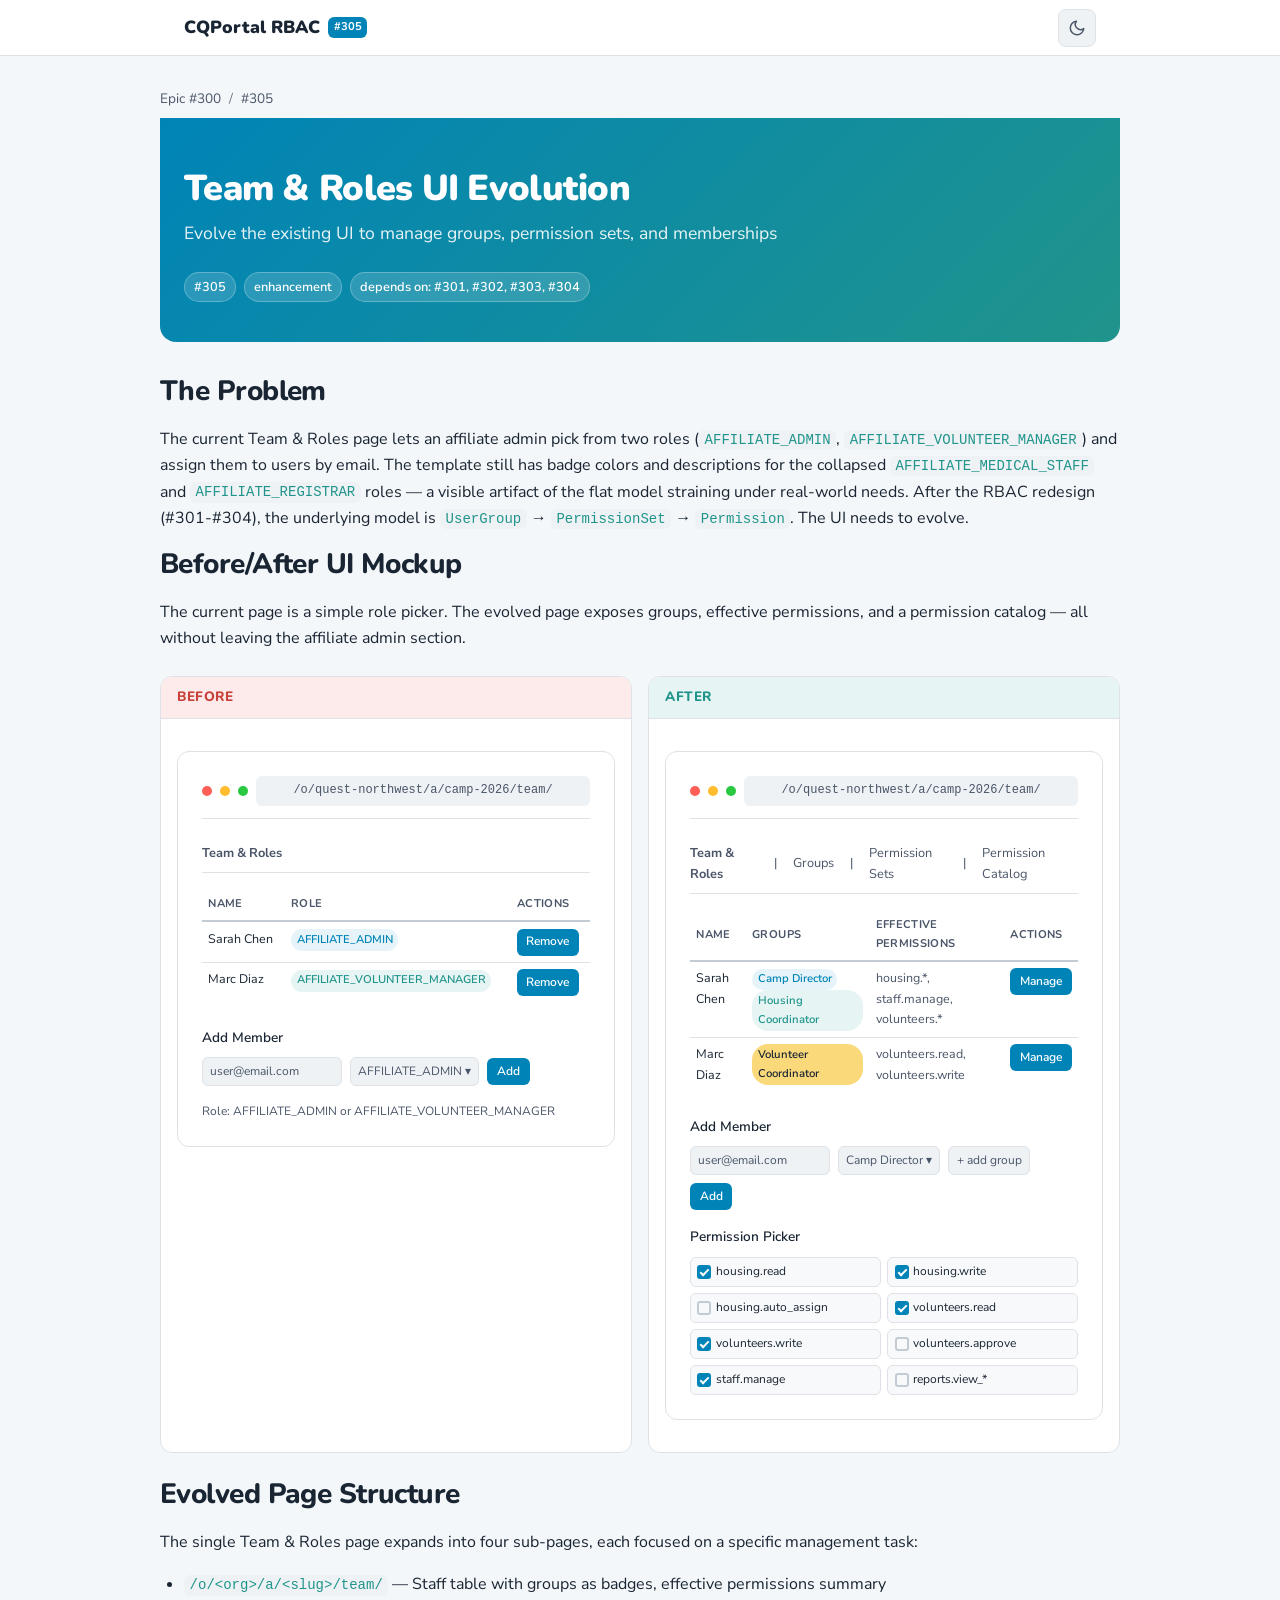
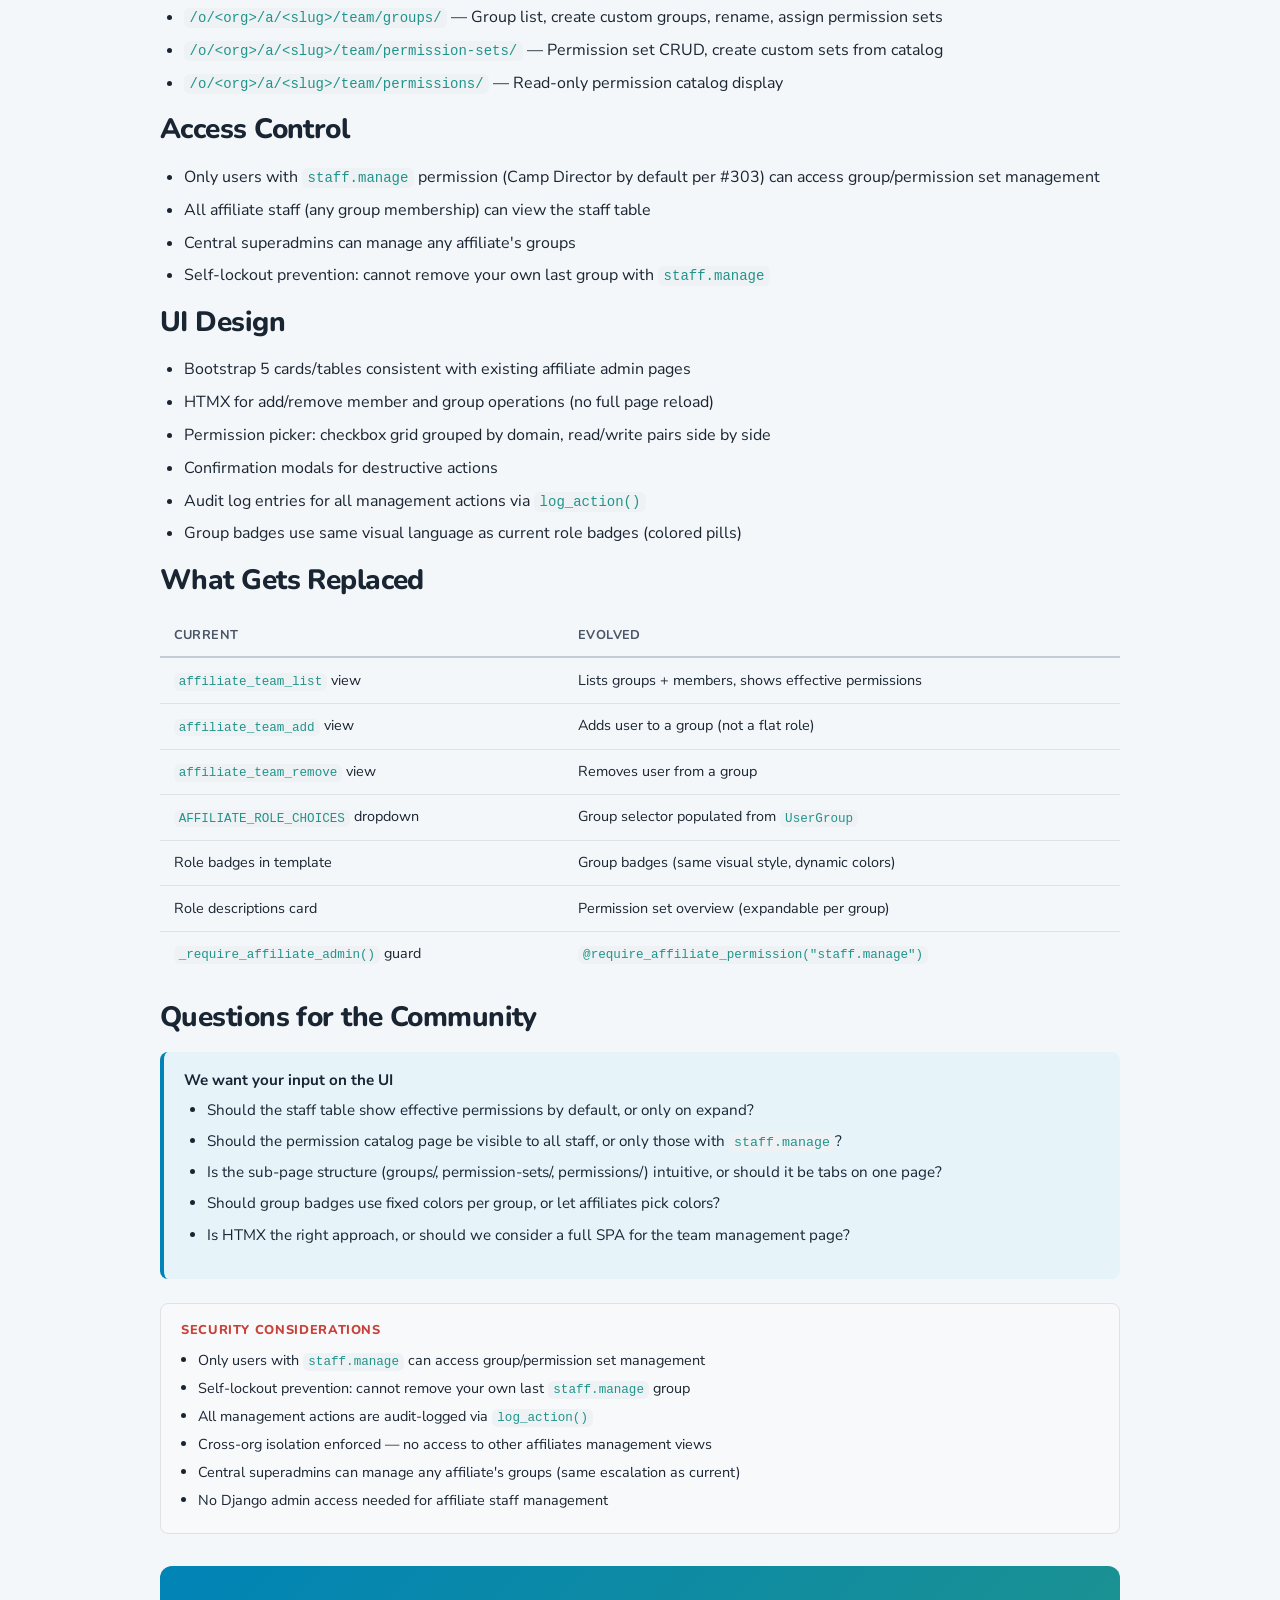
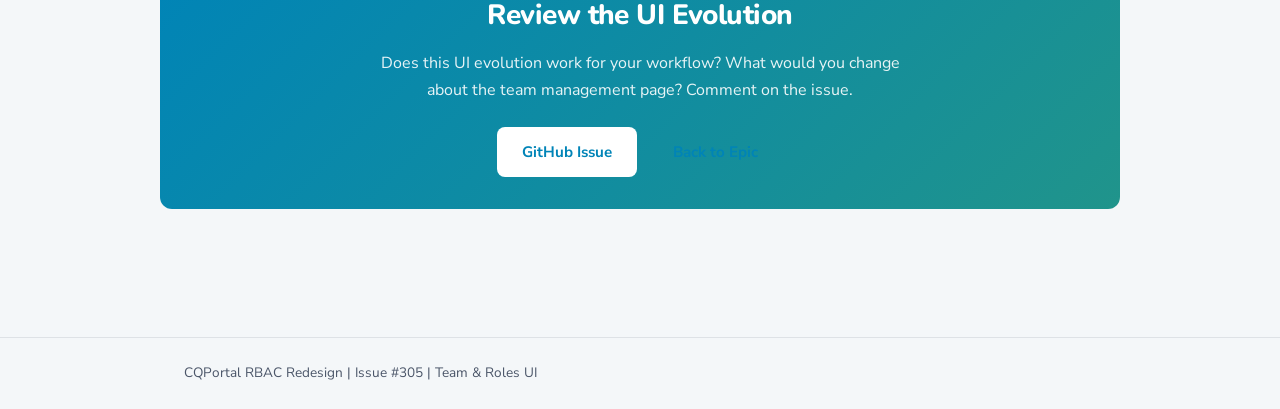
<file: issue-305.html>
<!DOCTYPE html>
<html lang="en">
<head>
<meta charset="UTF-8">
<meta name="viewport" content="width=device-width, initial-scale=1.0">
<title>CQPortal RBAC Redesign — Issue #305: Team & Roles UI Evolution</title>
<link rel="preconnect" href="https://fonts.googleapis.com">
<link rel="preconnect" href="https://fonts.gstatic.com" crossorigin>
<link href="https://fonts.googleapis.com/css2?family=Nunito:wght@700;800;900&family=Nunito+Sans:wght@400;500;600;700&display=swap" rel="stylesheet">
<style>
/* ============================================================
   CQPortal RBAC Redesign — Design Documentation Styles
   Brand Colors: #0084b7 (Blue) · #20948b (Teal) · #fad97a (Yellow)
   Typography:   Nunito (headings) + Nunito Sans (body)
   Supports light/dark themes, defaults to system preference
   ============================================================ */

/* -- Design Tokens (Light Theme / Default) -- */
:root {
  /* Brand palette */
  --cq-primary:        #0084b7;
  --cq-primary-dark:   #006a93;
  --cq-primary-darker: #00527a;
  --cq-primary-light:  #e6f4fa;
  --cq-secondary:      #20948b;
  --cq-secondary-dark: #197870;
  --cq-secondary-light:#e6f5f4;
  --cq-highlight:      #fad97a;
  --cq-highlight-dark: #f5c432;

  /* Neutrals — light mode */
  --bg:           #f4f7f9;
  --bg-elevated:  #ffffff;
  --bg-subtle:    #f8f9fa;
  --bg-inset:     #eef2f5;
  --text:         #1a2533;
  --text-muted:   #4a5568;
  --text-subtle:  #6b7280;
  --border:       #dee2e6;
  --border-strong:#c3ccd4;

  /* Semantic colors */
  --success:     #20948b;
  --success-bg:  #e6f5f4;
  --danger:      #c8413a;
  --danger-bg:   #fcebea;
  --warning:     #b58106;
  --warning-bg:  #fef3d0;
  --info:        #0084b7;
  --info-bg:     #e6f4fa;

  /* Typography */
  --font-heading: 'Nunito', sans-serif;
  --font-body:    'Nunito Sans', sans-serif;
  --font-mono:    'JetBrains Mono', 'Fira Code', 'Consolas', monospace;

  /* Spacing / radii */
  --radius-sm: 0.375rem;
  --radius:    0.5rem;
  --radius-lg: 0.75rem;
  --radius-xl: 1rem;

  /* Shadows */
  --shadow-sm: 0 1px 3px rgba(0,0,0,.08), 0 1px 2px rgba(0,0,0,.06);
  --shadow:    0 4px 12px rgba(0,0,0,.10);
  --shadow-lg: 0 8px 24px rgba(0,0,0,.12);

  /* Transitions */
  --transition: 200ms ease;

  /* Layout */
  --max-width: 960px;
  --nav-height: 56px;
}

/* -- Dark Theme Tokens -- */
[data-theme="dark"] {
  --bg:           #0f1722;
  --bg-elevated:  #1a2533;
  --bg-subtle:    #16202d;
  --bg-inset:     #0c1520;
  --text:         #e2e8f0;
  --text-muted:   #94a3b8;
  --text-subtle:  #64748b;
  --border:       #2d3748;
  --border-strong:#404b5d;

  --cq-primary-light:  #0a2535;
  --cq-secondary-light:#0f2622;

  --success-bg:  #0f2622;
  --danger-bg:   #2a1515;
  --warning-bg:  #2a2110;
  --info-bg:     #0a2535;

  --shadow-sm: 0 1px 3px rgba(0,0,0,.30), 0 1px 2px rgba(0,0,0,.20);
  --shadow:    0 4px 12px rgba(0,0,0,.35);
  --shadow-lg: 0 8px 24px rgba(0,0,0,.40);
}

/* -- System Preference Fallback (no JS) -- */
@media (prefers-color-scheme: dark) {
  :root:not([data-theme="light"]) {
    --bg:           #0f1722;
    --bg-elevated:  #1a2533;
    --bg-subtle:    #16202d;
    --bg-inset:     #0c1520;
    --text:         #e2e8f0;
    --text-muted:   #94a3b8;
    --text-subtle:  #64748b;
    --border:       #2d3748;
    --border-strong:#404b5d;

    --cq-primary-light:  #0a2535;
    --cq-secondary-light:#0f2622;

    --success-bg:  #0f2622;
    --danger-bg:   #2a1515;
    --warning-bg:  #2a2110;
    --info-bg:     #0a2535;

    --shadow-sm: 0 1px 3px rgba(0,0,0,.30), 0 1px 2px rgba(0,0,0,.20);
    --shadow:    0 4px 12px rgba(0,0,0,.35);
    --shadow-lg: 0 8px 24px rgba(0,0,0,.40);
  }
}

/* -- Reset / Base -- */
*, *::before, *::after { box-sizing: border-box; }

html {
  scroll-behavior: smooth;
  -webkit-text-size-adjust: 100%;
}

body {
  margin: 0;
  font-family: var(--font-body);
  font-size: 16px;
  line-height: 1.65;
  color: var(--text);
  background-color: var(--bg);
  -webkit-font-smoothing: antialiased;
  -moz-osx-font-smoothing: grayscale;
  transition: background-color var(--transition), color var(--transition);
}

/* -- Typography -- */
h1, h2, h3, h4, h5, h6 {
  font-family: var(--font-heading);
  font-weight: 800;
  color: var(--text);
  letter-spacing: -0.02em;
  line-height: 1.25;
  margin-top: 2em;
  margin-bottom: 0.6em;
}

h1 { font-size: 2.25rem; font-weight: 900; }
h2 { font-size: 1.75rem; }
h3 { font-size: 1.35rem; }
h4 { font-size: 1.1rem; }

h1:first-child, h2:first-child { margin-top: 0; }

p { margin: 0 0 1em; }

a {
  color: var(--cq-primary);
  text-decoration: none;
  transition: color var(--transition);
}
a:hover { color: var(--cq-primary-dark); text-decoration: underline; }

code {
  font-family: var(--font-mono);
  font-size: 0.875em;
  background: var(--bg-inset);
  padding: 0.15em 0.4em;
  border-radius: var(--radius-sm);
  color: var(--cq-secondary);
}
[data-theme="dark"] code,
:root:not([data-theme="light"]) code { color: var(--cq-highlight); }

pre {
  background: var(--bg-inset);
  border: 1px solid var(--border);
  border-radius: var(--radius);
  padding: 1.25em;
  overflow-x: auto;
  font-size: 0.875rem;
  line-height: 1.5;
}
pre code {
  background: none;
  padding: 0;
  border-radius: 0;
  color: var(--text);
}

strong { font-weight: 700; }
em { font-style: italic; }

ul, ol { margin: 0 0 1em; padding-left: 1.5em; }
li { margin-bottom: 0.4em; }

/* -- Layout -- */
.container {
  max-width: var(--max-width);
  margin: 0 auto;
  padding: 0 1.5rem;
}

.content { padding: 2rem 0 4rem; }

/* -- Top Nav -- */
.nav {
  position: sticky;
  top: 0;
  z-index: 100;
  background: var(--bg-elevated);
  border-bottom: 1px solid var(--border);
  height: var(--nav-height);
  display: flex;
  align-items: center;
  transition: background-color var(--transition), border-color var(--transition);
}
.nav .container { display: flex; align-items: center; justify-content: space-between; width: 100%; }
.nav-brand {
  font-family: var(--font-heading);
  font-weight: 900;
  font-size: 1.1rem;
  color: var(--text);
  display: flex;
  align-items: center;
  gap: 0.5rem;
}
.nav-brand:hover { text-decoration: none; color: var(--text); }
.nav-brand .badge-issue {
  font-size: 0.7rem;
  font-weight: 700;
  padding: 0.15em 0.5em;
  background: var(--cq-primary);
  color: white;
  border-radius: var(--radius-sm);
  font-family: var(--font-body);
}
.nav-right { display: flex; align-items: center; gap: 1rem; }

/* Theme toggle */
.theme-toggle {
  background: var(--bg-inset);
  border: 1px solid var(--border);
  border-radius: var(--radius);
  width: 38px;
  height: 38px;
  display: flex;
  align-items: center;
  justify-content: center;
  cursor: pointer;
  transition: background var(--transition), border-color var(--transition);
  font-size: 1.1rem;
  color: var(--text-muted);
  user-select: none;
}
.theme-toggle:hover { border-color: var(--border-strong); color: var(--text); }
.theme-toggle svg { width: 18px; height: 18px; }

/* -- Breadcrumb / Issue navigation -- */
.breadcrumb {
  display: flex;
  align-items: center;
  gap: 0.5rem;
  flex-wrap: wrap;
  font-size: 0.85rem;
  color: var(--text-muted);
  margin-bottom: 0.5rem;
}
.breadcrumb a { color: var(--text-muted); }
.breadcrumb a:hover { color: var(--cq-primary); }
.breadcrumb .sep { color: var(--text-subtle); }

/* -- Issue badge -- */
.issue-badge {
  display: inline-flex;
  align-items: center;
  gap: 0.35rem;
  font-family: var(--font-body);
  font-weight: 600;
  font-size: 0.8rem;
  padding: 0.25em 0.7em;
  border-radius: 1rem;
  background: var(--cq-primary-light);
  color: var(--cq-primary);
  border: 1px solid transparent;
}
.issue-badge.epic { background: var(--cq-secondary-light); color: var(--cq-secondary); }
.issue-badge.dependency { background: var(--warning-bg); color: var(--warning); }
.issue-badge.milestone { background: var(--cq-highlight); color: var(--cq-dark, #1a2533); }

/* -- Hero section -- */
.hero {
  background: linear-gradient(135deg, var(--cq-primary) 0%, var(--cq-secondary) 100%);
  color: white;
  padding: 3rem 0 2.5rem;
  border-radius: 0 0 var(--radius-xl) var(--radius-xl);
  margin-bottom: 2rem;
}
.hero h1 { color: white; margin-bottom: 0.5rem; }
.hero p { color: rgba(255,255,255,0.9); font-size: 1.1rem; max-width: 60ch; margin-bottom: 1.5rem; }
.hero .hero-badges { display: flex; gap: 0.5rem; flex-wrap: wrap; }
.hero .hero-badges .issue-badge { background: rgba(255,255,255,0.15); color: white; border-color: rgba(255,255,255,0.25); }

/* -- Cards -- */
.card {
  background: var(--bg-elevated);
  border: 1px solid var(--border);
  border-radius: var(--radius-lg);
  padding: 1.5rem;
  margin-bottom: 1.5rem;
  box-shadow: var(--shadow-sm);
  transition: border-color var(--transition), box-shadow var(--transition);
}
.card:hover { border-color: var(--border-strong); }

.card-title {
  font-family: var(--font-heading);
  font-weight: 800;
  font-size: 1.15rem;
  margin: 0 0 0.75rem;
  display: flex;
  align-items: center;
  gap: 0.5rem;
}

/* -- Callout -- */
.callout {
  border-radius: var(--radius);
  padding: 1rem 1.25rem;
  margin-bottom: 1.25rem;
  border-left: 4px solid;
  font-size: 0.95rem;
}
.callout-info { background: var(--info-bg); border-color: var(--cq-primary); }
.callout-success { background: var(--success-bg); border-color: var(--success); }
.callout-warning { background: var(--warning-bg); border-color: var(--warning); }
.callout-danger { background: var(--danger-bg); border-color: var(--danger); }
.callout-title { font-weight: 700; margin-bottom: 0.3rem; }

/* -- Security note -- */
.security-note {
  background: var(--bg-subtle);
  border: 1px solid var(--border);
  border-radius: var(--radius);
  padding: 1rem 1.25rem;
  margin: 1.5rem 0;
  font-size: 0.9rem;
}
.security-note .security-header {
  font-family: var(--font-heading);
  font-weight: 800;
  font-size: 0.8rem;
  text-transform: uppercase;
  letter-spacing: 0.05em;
  color: var(--danger);
  margin-bottom: 0.5rem;
  display: flex;
  align-items: center;
  gap: 0.4rem;
}
.security-note ul { margin: 0; padding-left: 1.2em; }
.security-note li { margin-bottom: 0.3em; }

/* -- CTA box -- */
.cta-box {
  background: linear-gradient(135deg, var(--cq-primary) 0%, var(--cq-secondary) 100%);
  border-radius: var(--radius-lg);
  padding: 2rem;
  color: white;
  text-align: center;
  margin: 2rem 0;
}
.cta-box h2, .cta-box h3 { color: white; margin-top: 0; }
.cta-box p { color: rgba(255,255,255,0.9); max-width: 55ch; margin: 0 auto 1.5rem; }
.cta-box .cta-buttons { display: flex; gap: 0.75rem; justify-content: center; flex-wrap: wrap; }
.cta-button {
  display: inline-flex;
  align-items: center;
  gap: 0.4rem;
  padding: 0.7em 1.5em;
  border-radius: var(--radius);
  font-weight: 700;
  font-family: var(--font-body);
  font-size: 0.95rem;
  text-decoration: none;
  transition: all var(--transition);
  border: 2px solid transparent;
}
.cta-button.primary {
  background: white;
  color: var(--cq-primary);
}
.cta-button.primary:hover { background: var(--cq-highlight); color: var(--text); text-decoration: none; }
.cta-button.secondary {
  background: transparent;
  color: white;
  border-color: rgba(255,255,255,0.4);
}
.cta-button.secondary:hover { background: rgba(255,255,255,0.1); border-color: white; text-decoration: none; }

/* -- Tables -- */
table {
  width: 100%;
  border-collapse: collapse;
  font-size: 0.9rem;
  margin-bottom: 1.5rem;
}
thead { border-bottom: 2px solid var(--border-strong); }
th {
  text-align: left;
  padding: 0.65rem 0.85rem;
  font-family: var(--font-heading);
  font-weight: 700;
  font-size: 0.8rem;
  text-transform: uppercase;
  letter-spacing: 0.03em;
  color: var(--text-muted);
}
td {
  padding: 0.65rem 0.85rem;
  border-bottom: 1px solid var(--border);
  vertical-align: top;
}
tbody tr:last-child td { border-bottom: none; }
tbody tr:hover { background: var(--bg-subtle); }

/* -- Permission grid -- */
.perm-grid {
  display: grid;
  grid-template-columns: repeat(auto-fill, minmax(280px, 1fr));
  gap: 1rem;
  margin-bottom: 1.5rem;
}
.perm-domain {
  background: var(--bg-elevated);
  border: 1px solid var(--border);
  border-radius: var(--radius);
  overflow: hidden;
  transition: border-color var(--transition);
}
.perm-domain:hover { border-color: var(--border-strong); }
.perm-domain-header {
  background: var(--bg-subtle);
  padding: 0.6rem 0.85rem;
  font-family: var(--font-heading);
  font-weight: 800;
  font-size: 0.85rem;
  text-transform: uppercase;
  letter-spacing: 0.04em;
  border-bottom: 1px solid var(--border);
  color: var(--cq-primary);
  cursor: pointer;
  user-select: none;
  display: flex;
  align-items: center;
  justify-content: space-between;
}
.perm-domain-header .perm-count {
  font-size: 0.75rem;
  font-weight: 600;
  color: var(--text-muted);
  background: var(--bg-inset);
  padding: 0.1em 0.5em;
  border-radius: 1rem;
}
.perm-domain-body { padding: 0.5rem 0; }
.perm-item {
  display: flex;
  align-items: flex-start;
  gap: 0.5rem;
  padding: 0.4rem 0.85rem;
  font-size: 0.85rem;
  border-bottom: 1px solid var(--border);
}
.perm-item:last-child { border-bottom: none; }
.perm-item code { flex-shrink: 0; font-size: 0.8rem; }
.perm-item .perm-label { color: var(--text-muted); font-size: 0.8rem; }
.perm-item .perm-type {
  font-size: 0.65rem;
  font-weight: 700;
  text-transform: uppercase;
  padding: 0.1em 0.4em;
  border-radius: var(--radius-sm);
  margin-left: auto;
}
.perm-type.read { background: var(--info-bg); color: var(--info); }
.perm-type.write { background: var(--warning-bg); color: var(--warning); }
.perm-type.manage { background: var(--danger-bg); color: var(--danger); }
.perm-type.admin { background: var(--success-bg); color: var(--success); }

/* -- Architecture diagram -- */
.arch-diagram {
  display: flex;
  flex-direction: column;
  align-items: center;
  gap: 0;
  margin: 1.5rem auto;
  max-width: 500px;
}
.arch-layer {
  background: var(--bg-elevated);
  border: 2px solid var(--border);
  border-radius: var(--radius-lg);
  padding: 1rem 2rem;
  text-align: center;
  width: 100%;
  transition: border-color var(--transition), transform var(--transition);
}
.arch-layer:hover { border-color: var(--cq-primary); transform: scale(1.02); }
.arch-layer.user { border-color: var(--cq-secondary); }
.arch-layer.group { border-color: var(--cq-primary); }
.arch-layer.permset { border-color: var(--cq-highlight-dark); }
.arch-layer.perm { border-color: var(--cq-secondary); }
.arch-layer .arch-label { font-family: var(--font-heading); font-weight: 800; font-size: 1rem; color: var(--text); }
.arch-layer .arch-desc { font-size: 0.8rem; color: var(--text-muted); margin-top: 0.2rem; }
.arch-arrow {
  font-size: 1.5rem;
  color: var(--text-muted);
  line-height: 1;
  padding: 0.3rem 0;
}

/* -- Before/After comparison -- */
.compare-grid {
  display: grid;
  grid-template-columns: 1fr 1fr;
  gap: 1rem;
  margin: 1.5rem 0;
}
.compare-panel {
  background: var(--bg-elevated);
  border: 1px solid var(--border);
  border-radius: var(--radius-lg);
  overflow: hidden;
}
.compare-panel-header {
  padding: 0.6rem 1rem;
  font-family: var(--font-heading);
  font-weight: 800;
  font-size: 0.85rem;
  text-transform: uppercase;
  letter-spacing: 0.04em;
  border-bottom: 1px solid var(--border);
}
.compare-panel.before .compare-panel-header { background: var(--danger-bg); color: var(--danger); }
.compare-panel.after .compare-panel-header { background: var(--success-bg); color: var(--success); }
.compare-panel-body { padding: 1rem; font-size: 0.9rem; }
.compare-panel-body ul { margin: 0; padding-left: 1.2em; }
.compare-panel-body li { margin-bottom: 0.5em; }

/* -- Timeline -- */
.timeline { margin: 1.5rem 0; padding-left: 0; }
.timeline-item {
  display: flex;
  gap: 1rem;
  margin-bottom: 1.5rem;
  position: relative;
}
.timeline-item::before {
  content: '';
  position: absolute;
  left: 14px;
  top: 32px;
  bottom: -24px;
  width: 2px;
  background: var(--border);
}
.timeline-item:last-child::before { display: none; }
.timeline-dot {
  flex-shrink: 0;
  width: 30px;
  height: 30px;
  border-radius: 50%;
  background: var(--cq-primary);
  border: 3px solid var(--bg);
  display: flex;
  align-items: center;
  justify-content: center;
  font-size: 0.75rem;
  font-weight: 800;
  font-family: var(--font-heading);
  color: white;
  z-index: 1;
}
.timeline-content { flex: 1; padding-top: 0.2rem; }
.timeline-content h4 { margin: 0 0 0.3rem; font-size: 1rem; }
.timeline-content p { margin: 0; font-size: 0.9rem; color: var(--text-muted); }

/* -- Issue card (linked issues list) -- */
.issue-card {
  display: flex;
  align-items: flex-start;
  gap: 1rem;
  background: var(--bg-elevated);
  border: 1px solid var(--border);
  border-radius: var(--radius-lg);
  padding: 1.25rem;
  margin-bottom: 1rem;
  transition: border-color var(--transition), box-shadow var(--transition);
  text-decoration: none;
}
.issue-card:hover { border-color: var(--cq-primary); box-shadow: var(--shadow); text-decoration: none; }
.issue-card-num {
  flex-shrink: 0;
  width: 48px;
  height: 48px;
  border-radius: var(--radius);
  background: var(--cq-primary-light);
  color: var(--cq-primary);
  display: flex;
  align-items: center;
  justify-content: center;
  font-family: var(--font-heading);
  font-weight: 900;
  font-size: 0.8rem;
  text-align: center;
  line-height: 1;
}
.issue-card-body { flex: 1; }
.issue-card-title { font-family: var(--font-heading); font-weight: 700; font-size: 1rem; color: var(--text); margin-bottom: 0.2rem; }
.issue-card-desc { font-size: 0.85rem; color: var(--text-muted); line-height: 1.5; }
.issue-card-arrow { flex-shrink: 0; color: var(--text-subtle); font-size: 1.2rem; padding-top: 0.5rem; }

/* -- Permission matrix table -- */
.perm-matrix th { font-size: 0.75rem; text-align: center; white-space: nowrap; }
.perm-matrix td:first-child { font-weight: 600; font-size: 0.85rem; white-space: nowrap; }
.perm-matrix .check { text-align: center; font-size: 1rem; color: var(--success); font-weight: 700; }
.perm-matrix .dash { text-align: center; color: var(--text-subtle); }
.perm-matrix .partial { text-align: center; color: var(--warning); font-size: 0.85rem; }

/* -- UI mockup -- */
.mockup {
  background: var(--bg-elevated);
  border: 1px solid var(--border);
  border-radius: var(--radius-lg);
  padding: 1.5rem;
  margin: 1rem 0;
}
.mockup-toolbar {
  display: flex;
  align-items: center;
  gap: 0.5rem;
  padding-bottom: 0.75rem;
  border-bottom: 1px solid var(--border);
  margin-bottom: 1rem;
}
.mockup-dot { width: 10px; height: 10px; border-radius: 50%; }
.mockup-dot.red { background: #ff5f57; }
.mockup-dot.yellow { background: #febc2e; }
.mockup-dot.green { background: #28c840; }
.mockup-url {
  flex: 1;
  background: var(--bg-inset);
  border-radius: var(--radius-sm);
  padding: 0.3rem 0.6rem;
  font-family: var(--font-mono);
  font-size: 0.75rem;
  color: var(--text-muted);
  text-align: center;
}
.mockup-content { font-size: 0.85rem; }

/* Mockup components */
.mockup-nav {
  display: flex;
  align-items: center;
  gap: 1rem;
  padding: 0.5rem 0;
  border-bottom: 1px solid var(--border);
  margin-bottom: 1rem;
  font-size: 0.8rem;
  color: var(--text-muted);
}
.mockup-table { width: 100%; font-size: 0.8rem; }
.mockup-table th { font-size: 0.7rem; padding: 0.4rem; }
.mockup-table td { padding: 0.4rem; font-size: 0.78rem; }
.mockup-badge {
  display: inline-block;
  font-size: 0.7rem;
  font-weight: 600;
  padding: 0.15em 0.5em;
  border-radius: 1rem;
  background: var(--cq-primary-light);
  color: var(--cq-primary);
}
.mockup-badge.teal { background: var(--cq-secondary-light); color: var(--cq-secondary); }
.mockup-badge.yellow { background: var(--cq-highlight); color: #1a2533; }
.mockup-badge.muted { background: var(--bg-inset); color: var(--text-muted); }
.mockup-btn {
  display: inline-block;
  font-size: 0.75rem;
  font-weight: 600;
  padding: 0.3em 0.8em;
  border-radius: var(--radius-sm);
  background: var(--cq-primary);
  color: white;
  cursor: pointer;
}
.mockup-dropdown {
  display: inline-block;
  font-size: 0.75rem;
  background: var(--bg-inset);
  border: 1px solid var(--border);
  border-radius: var(--radius-sm);
  padding: 0.3em 0.6em;
  color: var(--text-muted);
}
.mockup-checkbox-grid {
  display: grid;
  grid-template-columns: repeat(auto-fill, minmax(160px, 1fr));
  gap: 0.4rem;
  margin-top: 0.5rem;
}
.mockup-checkbox-item {
  display: flex;
  align-items: center;
  gap: 0.3rem;
  font-size: 0.75rem;
  padding: 0.25rem 0.4rem;
  background: var(--bg-subtle);
  border-radius: var(--radius-sm);
  border: 1px solid var(--border);
}
.mockup-checkbox {
  width: 14px;
  height: 14px;
  border: 2px solid var(--border-strong);
  border-radius: 3px;
  flex-shrink: 0;
}
.mockup-checkbox.checked {
  background: var(--cq-primary);
  border-color: var(--cq-primary);
  position: relative;
}
.mockup-checkbox.checked::after {
  content: '';
  position: absolute;
  left: 3px;
  top: 0px;
  width: 5px;
  height: 9px;
  border: solid white;
  border-width: 0 2px 2px 0;
  transform: rotate(45deg);
}

/* -- Code block with syntax highlighting -- */
.code-block {
  position: relative;
  margin-bottom: 1.25rem;
}
.code-block pre { margin: 0; }
.code-block .code-lang {
  position: absolute;
  top: 0;
  right: 0;
  background: var(--bg-subtle);
  border-left: 1px solid var(--border);
  border-bottom: 1px solid var(--border);
  border-radius: 0 var(--radius) 0 var(--radius-sm);
  padding: 0.25em 0.6em;
  font-family: var(--font-mono);
  font-size: 0.7rem;
  color: var(--text-muted);
  text-transform: uppercase;
}

/* Syntax highlight */
.syntax-keyword { color: var(--cq-primary); font-weight: 600; }
.syntax-string { color: var(--success); }
.syntax-comment { color: var(--text-subtle); font-style: italic; }
.syntax-class { color: var(--cq-highlight-dark); font-weight: 600; }
[data-theme="dark"] .syntax-class,
:root:not([data-theme="light"]) .syntax-class { color: var(--cq-highlight); }
.syntax-fn { color: var(--cq-secondary); }

/* -- Dependency chain -- */
.dep-chain {
  display: flex;
  align-items: center;
  gap: 0.5rem;
  flex-wrap: wrap;
  margin: 1rem 0;
  font-size: 0.85rem;
}
.dep-chain-item {
  display: inline-flex;
  align-items: center;
  gap: 0.3rem;
  padding: 0.25em 0.6em;
  border-radius: var(--radius);
  background: var(--bg-elevated);
  border: 1px solid var(--border);
  font-weight: 600;
  color: var(--text);
}
.dep-chain-arrow { color: var(--text-subtle); font-size: 1rem; }

/* -- Tabs -- */
.tabs { display: flex; gap: 0; border-bottom: 2px solid var(--border); margin-bottom: 1.5rem; }
.tab {
  padding: 0.6em 1.2em;
  font-family: var(--font-heading);
  font-weight: 700;
  font-size: 0.9rem;
  color: var(--text-muted);
  cursor: pointer;
  border-bottom: 3px solid transparent;
  margin-bottom: -2px;
  transition: color var(--transition), border-color var(--transition);
  background: none;
  border-top: none;
  border-left: none;
  border-right: none;
}
.tab:hover { color: var(--text); }
.tab.active { color: var(--cq-primary); border-bottom-color: var(--cq-primary); }
.tab-panel { display: none; }
.tab-panel.active { display: block; }

/* -- Footer -- */
.footer {
  border-top: 1px solid var(--border);
  padding: 1.5rem 0;
  margin-top: 2rem;
  font-size: 0.85rem;
  color: var(--text-muted);
}
.footer .container { display: flex; justify-content: space-between; align-items: center; flex-wrap: wrap; gap: 0.5rem; }
.footer a { color: var(--text-muted); }
.footer a:hover { color: var(--cq-primary); }

/* -- Responsive -- */
@media (max-width: 768px) {
  h1 { font-size: 1.75rem; }
  h2 { font-size: 1.4rem; }
  .compare-grid { grid-template-columns: 1fr; }
  .perm-grid { grid-template-columns: 1fr; }
  .hero { padding: 2rem 0 1.5rem; }
  .cta-box { padding: 1.5rem 1rem; }
}

/* -- Utility -- */
.muted { color: var(--text-muted); }
.center { text-align: center; }
.mt-0 { margin-top: 0; }
.mb-0 { margin-bottom: 0; }
.mt-2 { margin-top: 1rem; }
.mt-3 { margin-top: 1.5rem; }
.mb-2 { margin-bottom: 1rem; }
.mb-3 { margin-bottom: 1.5rem; }
.nowrap { white-space: nowrap; }
.fw-700 { font-weight: 700; }
.text-sm { font-size: 0.85rem; }
.text-xs { font-size: 0.75rem; }
</style>
</head>
<body>

<nav class="nav">
  <div class="container">
    <a href="epic-300.html" class="nav-brand">CQPortal RBAC <span class="badge-issue">#305</span></a>
    <div class="nav-right">
      <button class="theme-toggle" aria-label="Toggle theme"></button>
    </div>
  </div>
</nav>

<div class="container content">

  <nav class="breadcrumb">
    <a href="epic-300.html">Epic #300</a>
    <span class="sep">/</span>
    <span>#305</span>
  </nav>

  <section class="hero">
    <div class="container">
      <h1>Team &amp; Roles UI Evolution</h1>
      <p>Evolve the existing UI to manage groups, permission sets, and memberships</p>
      <div class="hero-badges">
        <span class="issue-badge">#305</span>
        <span class="issue-badge">enhancement</span>
        <span class="issue-badge dependency">depends on: #301, #302, #303, #304</span>
      </div>
    </div>
  </section>

  <section>
    <h2>The Problem</h2>
    <p>
      The current Team &amp; Roles page lets an affiliate admin pick from two roles
      (<code>AFFILIATE_ADMIN</code>, <code>AFFILIATE_VOLUNTEER_MANAGER</code>) and assign
      them to users by email. The template still has badge colors and descriptions for
      the collapsed <code>AFFILIATE_MEDICAL_STAFF</code> and
      <code>AFFILIATE_REGISTRAR</code> roles &mdash; a visible artifact of the flat model
      straining under real-world needs. After the RBAC redesign (#301-#304), the
      underlying model is <code>UserGroup</code> &rarr; <code>PermissionSet</code> &rarr;
      <code>Permission</code>. The UI needs to evolve.
    </p>
  </section>

  <section>
    <h2>Before/After UI Mockup</h2>
    <p>
      The current page is a simple role picker. The evolved page exposes groups,
      effective permissions, and a permission catalog &mdash; all without leaving the
      affiliate admin section.
    </p>

    <div class="compare-grid">
      <div class="compare-panel before">
        <div class="compare-panel-header">Before</div>
        <div class="compare-panel-body">
          <div class="mockup">
            <div class="mockup-toolbar">
              <span class="mockup-dot red"></span>
              <span class="mockup-dot yellow"></span>
              <span class="mockup-dot green"></span>
              <span class="mockup-url">/o/quest-northwest/a/camp-2026/team/</span>
            </div>
            <div class="mockup-nav">
              <span><strong>Team &amp; Roles</strong></span>
            </div>
            <div class="mockup-content">
              <table class="mockup-table">
                <thead>
                  <tr>
                    <th>Name</th>
                    <th>Role</th>
                    <th>Actions</th>
                  </tr>
                </thead>
                <tbody>
                  <tr>
                    <td>Sarah Chen</td>
                    <td><span class="mockup-badge">AFFILIATE_ADMIN</span></td>
                    <td><span class="mockup-btn">Remove</span></td>
                  </tr>
                  <tr>
                    <td>Marc Diaz</td>
                    <td><span class="mockup-badge teal">AFFILIATE_VOLUNTEER_MANAGER</span></td>
                    <td><span class="mockup-btn">Remove</span></td>
                  </tr>
                </tbody>
              </table>

              <p class="mt-2 mb-0" style="font-weight: 600;">Add Member</p>
              <div style="display: flex; gap: 0.5rem; align-items: center; margin-top: 0.5rem;">
                <span class="mockup-dropdown" style="min-width: 140px;">user@email.com</span>
                <span class="mockup-dropdown">AFFILIATE_ADMIN &#9662;</span>
                <span class="mockup-btn">Add</span>
              </div>
              <p class="text-xs muted mt-2 mb-0">Role: AFFILIATE_ADMIN or AFFILIATE_VOLUNTEER_MANAGER</p>
            </div>
          </div>
        </div>
      </div>

      <div class="compare-panel after">
        <div class="compare-panel-header">After</div>
        <div class="compare-panel-body">
          <div class="mockup">
            <div class="mockup-toolbar">
              <span class="mockup-dot red"></span>
              <span class="mockup-dot yellow"></span>
              <span class="mockup-dot green"></span>
              <span class="mockup-url">/o/quest-northwest/a/camp-2026/team/</span>
            </div>
            <div class="mockup-nav">
              <span><strong>Team &amp; Roles</strong></span>
              <span class="muted">|</span>
              <span>Groups</span>
              <span class="muted">|</span>
              <span>Permission Sets</span>
              <span class="muted">|</span>
              <span>Permission Catalog</span>
            </div>
            <div class="mockup-content">
              <table class="mockup-table">
                <thead>
                  <tr>
                    <th>Name</th>
                    <th>Groups</th>
                    <th>Effective Permissions</th>
                    <th>Actions</th>
                  </tr>
                </thead>
                <tbody>
                  <tr>
                    <td>Sarah Chen</td>
                    <td>
                      <span class="mockup-badge">Camp Director</span>
                      <span class="mockup-badge teal">Housing Coordinator</span>
                    </td>
                    <td class="muted">housing.*, staff.manage, volunteers.*</td>
                    <td><span class="mockup-btn">Manage</span></td>
                  </tr>
                  <tr>
                    <td>Marc Diaz</td>
                    <td>
                      <span class="mockup-badge yellow">Volunteer Coordinator</span>
                    </td>
                    <td class="muted">volunteers.read, volunteers.write</td>
                    <td><span class="mockup-btn">Manage</span></td>
                  </tr>
                </tbody>
              </table>

              <p class="mt-2 mb-0" style="font-weight: 600;">Add Member</p>
              <div style="display: flex; gap: 0.5rem; align-items: center; margin-top: 0.5rem; flex-wrap: wrap;">
                <span class="mockup-dropdown" style="min-width: 140px;">user@email.com</span>
                <span class="mockup-dropdown">Camp Director &#9662;</span>
                <span class="mockup-dropdown">+ add group</span>
                <span class="mockup-btn">Add</span>
              </div>

              <p class="mt-2 mb-0" style="font-weight: 600;">Permission Picker</p>
              <div class="mockup-checkbox-grid">
                <div class="mockup-checkbox-item">
                  <span class="mockup-checkbox checked"></span>
                  <span>housing.read</span>
                </div>
                <div class="mockup-checkbox-item">
                  <span class="mockup-checkbox checked"></span>
                  <span>housing.write</span>
                </div>
                <div class="mockup-checkbox-item">
                  <span class="mockup-checkbox"></span>
                  <span>housing.auto_assign</span>
                </div>
                <div class="mockup-checkbox-item">
                  <span class="mockup-checkbox checked"></span>
                  <span>volunteers.read</span>
                </div>
                <div class="mockup-checkbox-item">
                  <span class="mockup-checkbox checked"></span>
                  <span>volunteers.write</span>
                </div>
                <div class="mockup-checkbox-item">
                  <span class="mockup-checkbox"></span>
                  <span>volunteers.approve</span>
                </div>
                <div class="mockup-checkbox-item">
                  <span class="mockup-checkbox checked"></span>
                  <span>staff.manage</span>
                </div>
                <div class="mockup-checkbox-item">
                  <span class="mockup-checkbox"></span>
                  <span>reports.view_*</span>
                </div>
              </div>
            </div>
          </div>
        </div>
      </div>
    </div>
  </section>

  <section>
    <h2>Evolved Page Structure</h2>
    <p>
      The single Team &amp; Roles page expands into four sub-pages, each focused on a
      specific management task:
    </p>
    <ul>
      <li><code>/o/&lt;org&gt;/a/&lt;slug&gt;/team/</code> &mdash; Staff table with groups as badges, effective permissions summary</li>
      <li><code>/o/&lt;org&gt;/a/&lt;slug&gt;/team/groups/</code> &mdash; Group list, create custom groups, rename, assign permission sets</li>
      <li><code>/o/&lt;org&gt;/a/&lt;slug&gt;/team/permission-sets/</code> &mdash; Permission set CRUD, create custom sets from catalog</li>
      <li><code>/o/&lt;org&gt;/a/&lt;slug&gt;/team/permissions/</code> &mdash; Read-only permission catalog display</li>
    </ul>
  </section>

  <section>
    <h2>Access Control</h2>
    <ul>
      <li>Only users with <code>staff.manage</code> permission (Camp Director by default per #303) can access group/permission set management</li>
      <li>All affiliate staff (any group membership) can view the staff table</li>
      <li>Central superadmins can manage any affiliate's groups</li>
      <li>Self-lockout prevention: cannot remove your own last group with <code>staff.manage</code></li>
    </ul>
  </section>

  <section>
    <h2>UI Design</h2>
    <ul>
      <li>Bootstrap 5 cards/tables consistent with existing affiliate admin pages</li>
      <li>HTMX for add/remove member and group operations (no full page reload)</li>
      <li>Permission picker: checkbox grid grouped by domain, read/write pairs side by side</li>
      <li>Confirmation modals for destructive actions</li>
      <li>Audit log entries for all management actions via <code>log_action()</code></li>
      <li>Group badges use same visual language as current role badges (colored pills)</li>
    </ul>
  </section>

  <section>
    <h2>What Gets Replaced</h2>
    <table>
      <thead>
        <tr>
          <th>Current</th>
          <th>Evolved</th>
        </tr>
      </thead>
      <tbody>
        <tr>
          <td><code>affiliate_team_list</code> view</td>
          <td>Lists groups + members, shows effective permissions</td>
        </tr>
        <tr>
          <td><code>affiliate_team_add</code> view</td>
          <td>Adds user to a group (not a flat role)</td>
        </tr>
        <tr>
          <td><code>affiliate_team_remove</code> view</td>
          <td>Removes user from a group</td>
        </tr>
        <tr>
          <td><code>AFFILIATE_ROLE_CHOICES</code> dropdown</td>
          <td>Group selector populated from <code>UserGroup</code></td>
        </tr>
        <tr>
          <td>Role badges in template</td>
          <td>Group badges (same visual style, dynamic colors)</td>
        </tr>
        <tr>
          <td>Role descriptions card</td>
          <td>Permission set overview (expandable per group)</td>
        </tr>
        <tr>
          <td><code>_require_affiliate_admin()</code> guard</td>
          <td><code>@require_affiliate_permission("staff.manage")</code></td>
        </tr>
      </tbody>
    </table>
  </section>

  <section>
    <h2>Questions for the Community</h2>
    <div class="callout callout-info">
      <div class="callout-title">We want your input on the UI</div>
      <ul>
        <li>Should the staff table show effective permissions by default, or only on expand?</li>
        <li>Should the permission catalog page be visible to all staff, or only those with <code>staff.manage</code>?</li>
        <li>Is the sub-page structure (groups/, permission-sets/, permissions/) intuitive, or should it be tabs on one page?</li>
        <li>Should group badges use fixed colors per group, or let affiliates pick colors?</li>
        <li>Is HTMX the right approach, or should we consider a full SPA for the team management page?</li>
      </ul>
    </div>
  </section>

  <div class="security-note">
    <div class="security-header">Security Considerations</div>
    <ul>
      <li>Only users with <code>staff.manage</code> can access group/permission set management</li>
      <li>Self-lockout prevention: cannot remove your own last <code>staff.manage</code> group</li>
      <li>All management actions are audit-logged via <code>log_action()</code></li>
      <li>Cross-org isolation enforced &mdash; no access to other affiliates management views</li>
      <li>Central superadmins can manage any affiliate's groups (same escalation as current)</li>
      <li>No Django admin access needed for affiliate staff management</li>
    </ul>
  </div>

  <div class="cta-box">
    <h2>Review the UI Evolution</h2>
    <p>
      Does this UI evolution work for your workflow? What would you change about the team
      management page? Comment on the issue.
    </p>
    <div class="cta-buttons">
      <a href="https://github.com/drauthlin/cqportal/issues/305" class="cta-button primary" target="_blank" rel="noopener">GitHub Issue</a>
      <a href="epic-300.html" class="cta-button">Back to Epic</a>
      
    </div>
  </div>

</div>

<footer class="footer">
  <div class="container">
    <span>CQPortal RBAC Redesign | Issue #305 | Team &amp; Roles UI</span>
  </div>
</footer>

<script>
// ============================================================
// CQPortal RBAC Redesign — Shared JavaScript
// Theme toggle, tab switching, collapsible sections
// ============================================================

(function() {
  'use strict';

  // -- Theme Management --
  const STORAGE_KEY = 'cq-rbac-theme';

  function getStoredTheme() {
    try { return localStorage.getItem(STORAGE_KEY); } catch(e) { return null; }
  }

  function setStoredTheme(theme) {
    try { localStorage.setItem(STORAGE_KEY, theme); } catch(e) {}
  }

  function getSystemTheme() {
    return window.matchMedia('(prefers-color-scheme: dark)').matches ? 'dark' : 'light';
  }

  function applyTheme(theme) {
    document.documentElement.setAttribute('data-theme', theme);
    updateToggleIcon(theme);
  }

  function updateToggleIcon(theme) {
    const toggles = document.querySelectorAll('.theme-toggle');
    toggles.forEach(function(toggle) {
      const sunIcon = '<svg viewBox="0 0 24 24" fill="none" stroke="currentColor" stroke-width="2" stroke-linecap="round" stroke-linejoin="round"><circle cx="12" cy="12" r="5"/><line x1="12" y1="1" x2="12" y2="3"/><line x1="12" y1="21" x2="12" y2="23"/><line x1="4.22" y1="4.22" x2="5.64" y2="5.64"/><line x1="18.36" y1="18.36" x2="19.78" y2="19.78"/><line x1="1" y1="12" x2="3" y2="12"/><line x1="21" y1="12" x2="23" y2="12"/><line x1="4.22" y1="19.78" x2="5.64" y2="18.36"/><line x1="18.36" y1="5.64" x2="19.78" y2="4.22"/></svg>';
      const moonIcon = '<svg viewBox="0 0 24 24" fill="none" stroke="currentColor" stroke-width="2" stroke-linecap="round" stroke-linejoin="round"><path d="M21 12.79A9 9 0 1 1 11.21 3 7 7 0 0 0 21 12.79z"/></svg>';
      toggle.innerHTML = theme === 'dark' ? sunIcon : moonIcon;
      toggle.setAttribute('aria-label', theme === 'dark' ? 'Switch to light theme' : 'Switch to dark theme');
    });
  }

  function toggleTheme() {
    const current = document.documentElement.getAttribute('data-theme') || getSystemTheme();
    const next = current === 'dark' ? 'light' : 'dark';
    applyTheme(next);
    setStoredTheme(next);
  }

  // Init theme as early as possible
  const stored = getStoredTheme();
  if (stored) {
    applyTheme(stored);
  } else {
    applyTheme(getSystemTheme());
  }

  // Listen for system theme changes (only if user hasn't set a preference)
  if (window.matchMedia) {
    window.matchMedia('(prefers-color-scheme: dark)').addEventListener('change', function(e) {
      if (!getStoredTheme()) {
        applyTheme(e.matches ? 'dark' : 'light');
      }
    });
  }

  // DOM ready
  document.addEventListener('DOMContentLoaded', function() {
    // Wire up theme toggles
    document.querySelectorAll('.theme-toggle').forEach(function(toggle) {
      toggle.addEventListener('click', toggleTheme);
    });

    // Tab switching
    document.querySelectorAll('.tab').forEach(function(tab) {
      tab.addEventListener('click', function() {
        const tabGroup = tab.closest('.tab-group');
        if (!tabGroup) return;
        tabGroup.querySelectorAll('.tab').forEach(function(t) { t.classList.remove('active'); });
        tab.classList.add('active');
        const targetId = tab.getAttribute('data-tab');
        tabGroup.querySelectorAll('.tab-panel').forEach(function(panel) {
          panel.classList.toggle('active', panel.getAttribute('data-panel') === targetId);
        });
      });
    });

    // Collapsible perm domains
    document.querySelectorAll('.perm-domain-header').forEach(function(header) {
      header.addEventListener('click', function() {
        const body = header.nextElementSibling;
        if (!body) return;
        const isOpen = body.style.display !== 'none';
        body.style.display = isOpen ? 'none' : 'block';
        const arrow = header.querySelector('.perm-toggle-arrow');
        if (arrow) arrow.textContent = isOpen ? '[+]' : '[-]';
      });
    });
  });
})();
</script>
</body>
</html>
</file>
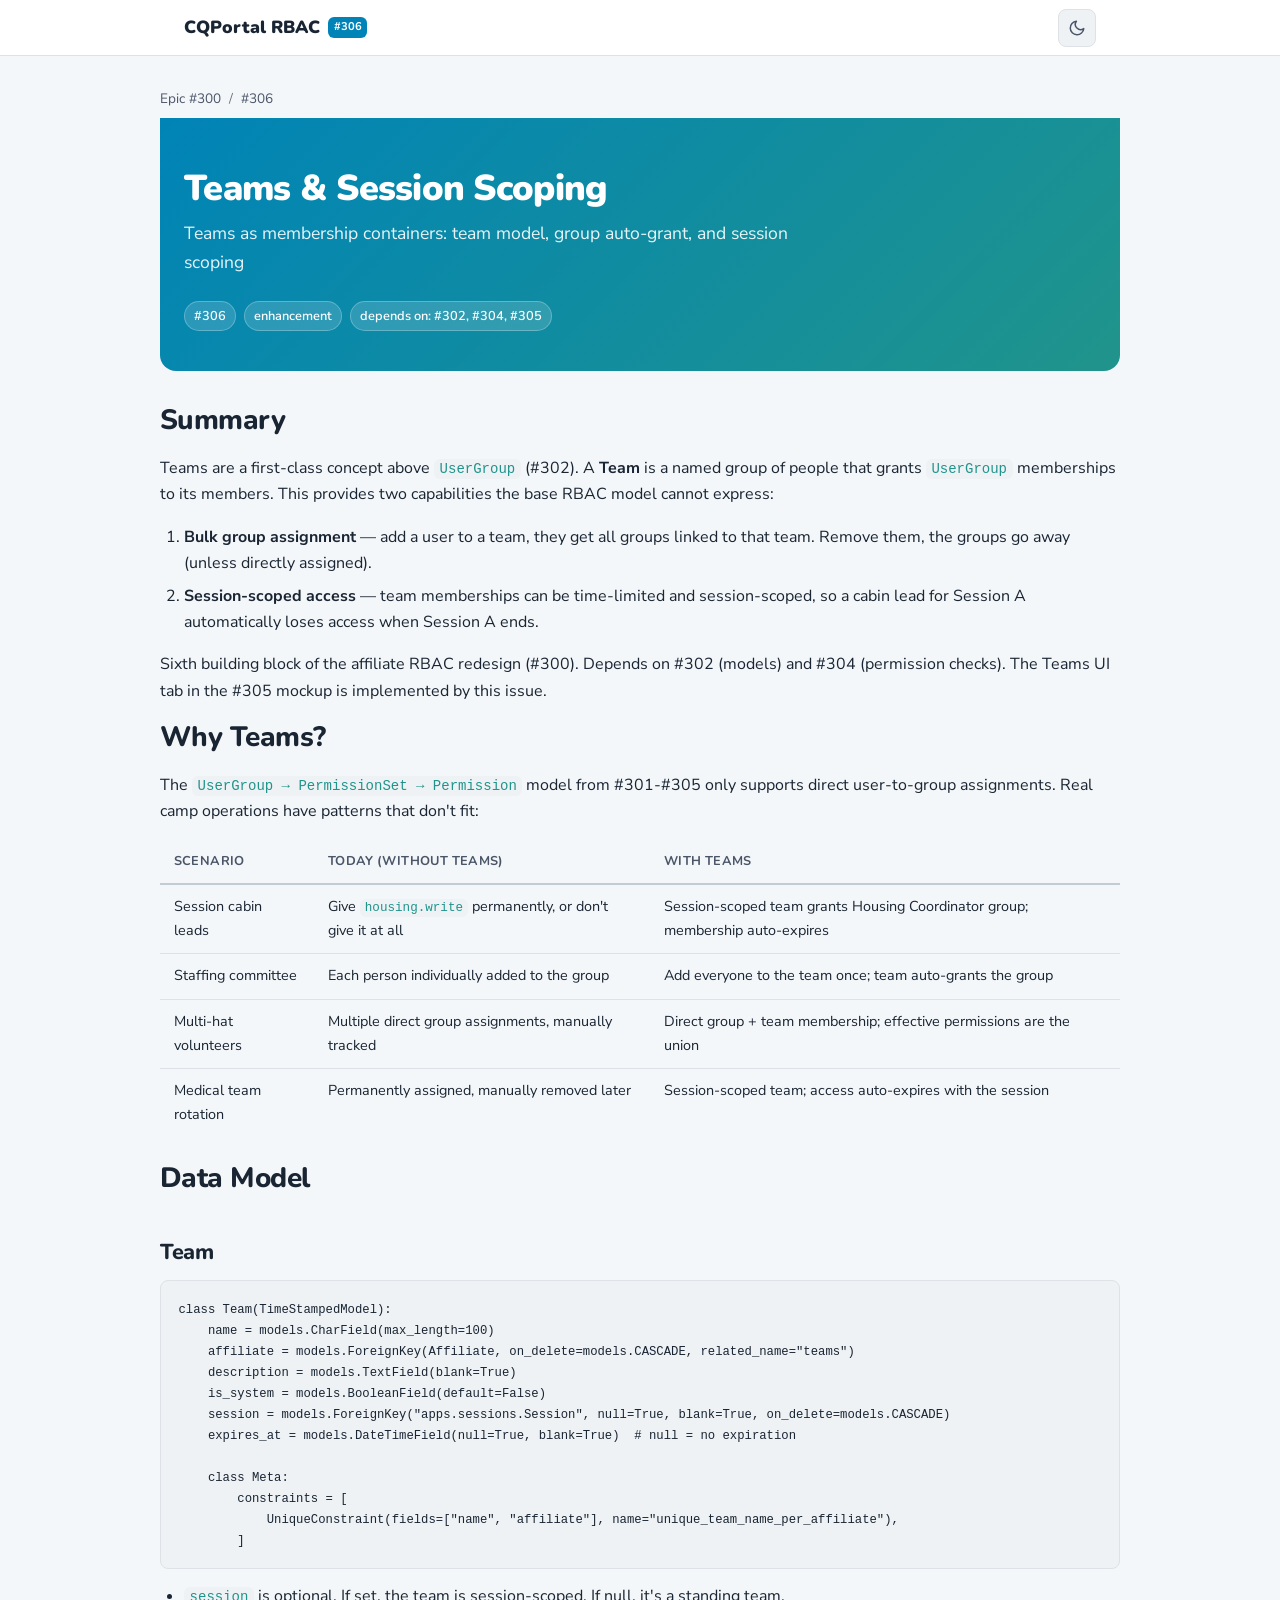
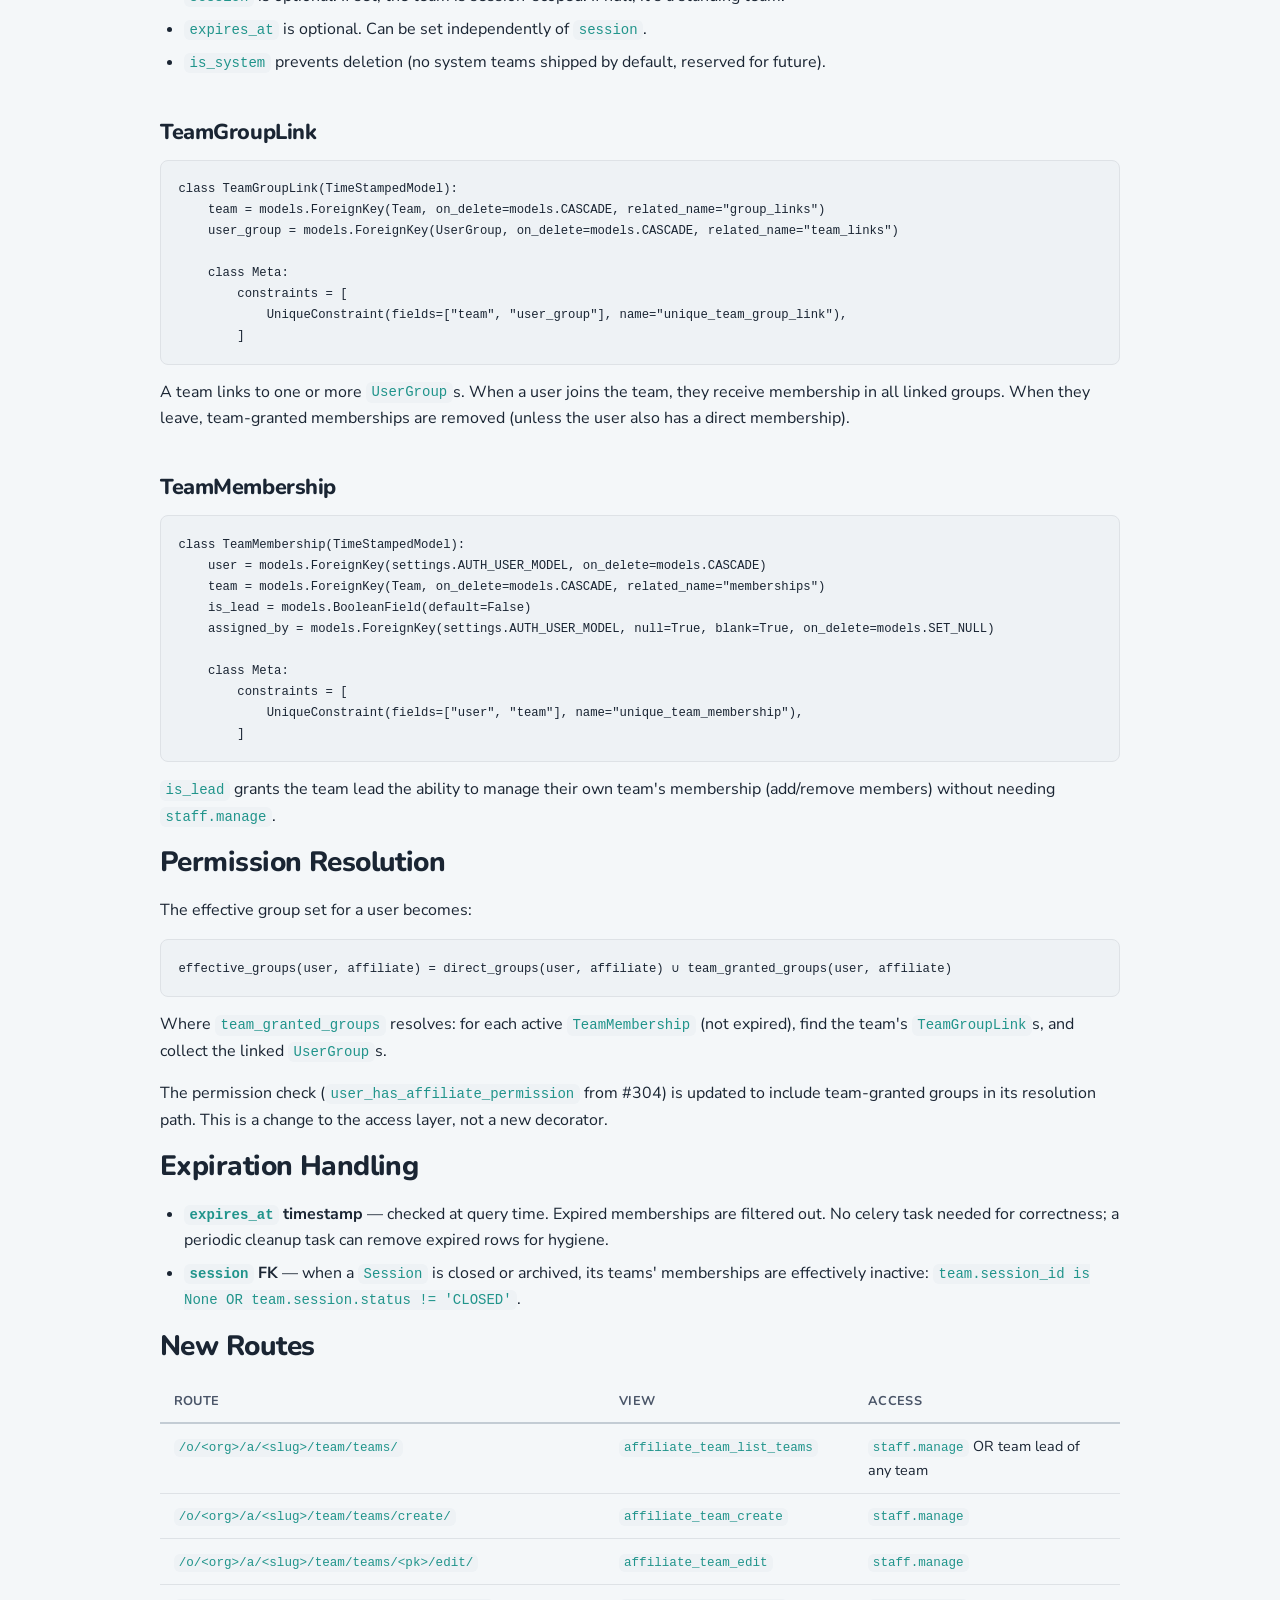
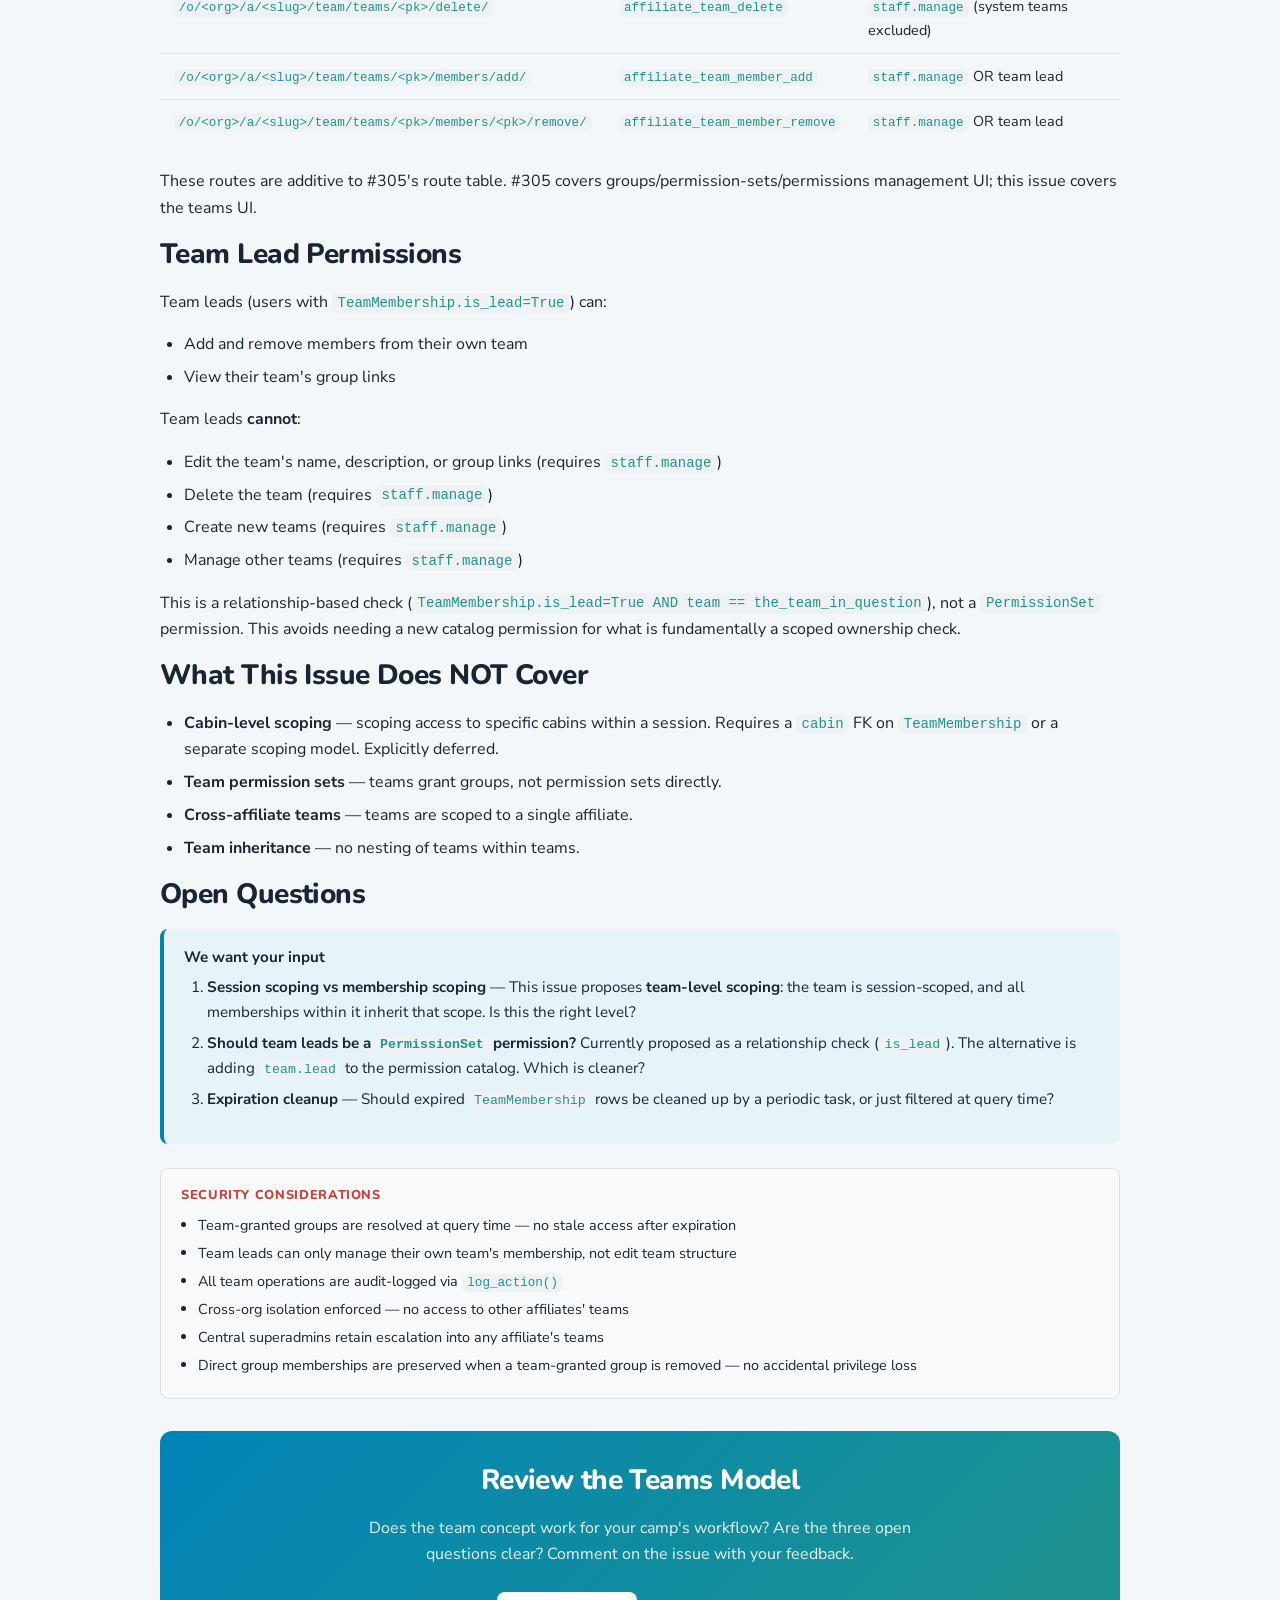
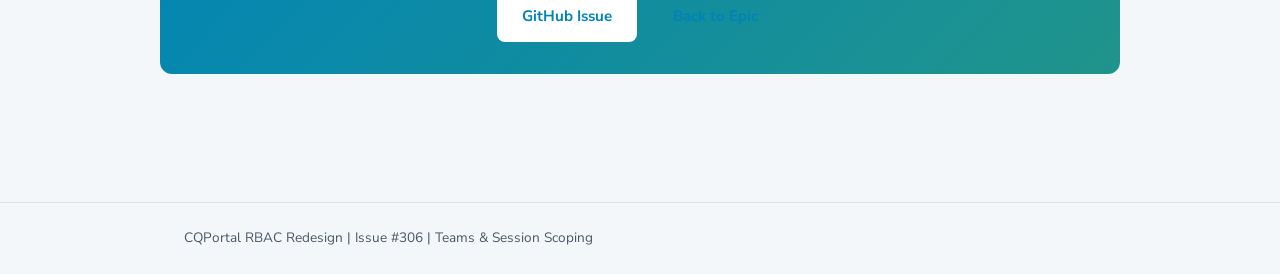
<file: issue-306.html>
<!DOCTYPE html>
<html lang="en">
<head>
<meta charset="UTF-8">
<meta name="viewport" content="width=device-width, initial-scale=1.0">
<title>CQPortal RBAC Redesign — Issue #306: Teams & Session Scoping</title>
<link rel="preconnect" href="https://fonts.googleapis.com">
<link rel="preconnect" href="https://fonts.gstatic.com" crossorigin>
<link href="https://fonts.googleapis.com/css2?family=Nunito:wght@700;800;900&family=Nunito+Sans:wght@400;500;600;700&display=swap" rel="stylesheet">
<style>
/* ============================================================
   CQPortal RBAC Redesign — Design Documentation Styles
   Brand Colors: #0084b7 (Blue) · #20948b (Teal) · #fad97a (Yellow)
   Typography:   Nunito (headings) + Nunito Sans (body)
   Supports light/dark themes, defaults to system preference
   ============================================================ */

/* -- Design Tokens (Light Theme / Default) -- */
:root {
  /* Brand palette */
  --cq-primary:        #0084b7;
  --cq-primary-dark:   #006a93;
  --cq-primary-darker: #00527a;
  --cq-primary-light:  #e6f4fa;
  --cq-secondary:      #20948b;
  --cq-secondary-dark: #197870;
  --cq-secondary-light:#e6f5f4;
  --cq-highlight:      #fad97a;
  --cq-highlight-dark: #f5c432;

  /* Neutrals — light mode */
  --bg:           #f4f7f9;
  --bg-elevated:  #ffffff;
  --bg-subtle:    #f8f9fa;
  --bg-inset:     #eef2f5;
  --text:         #1a2533;
  --text-muted:   #4a5568;
  --text-subtle:  #6b7280;
  --border:       #dee2e6;
  --border-strong:#c3ccd4;

  /* Semantic colors */
  --success:     #20948b;
  --success-bg:  #e6f5f4;
  --danger:      #c8413a;
  --danger-bg:   #fcebea;
  --warning:     #b58106;
  --warning-bg:  #fef3d0;
  --info:        #0084b7;
  --info-bg:     #e6f4fa;

  /* Typography */
  --font-heading: 'Nunito', sans-serif;
  --font-body:    'Nunito Sans', sans-serif;
  --font-mono:    'JetBrains Mono', 'Fira Code', 'Consolas', monospace;

  /* Spacing / radii */
  --radius-sm: 0.375rem;
  --radius:    0.5rem;
  --radius-lg: 0.75rem;
  --radius-xl: 1rem;

  /* Shadows */
  --shadow-sm: 0 1px 3px rgba(0,0,0,.08), 0 1px 2px rgba(0,0,0,.06);
  --shadow:    0 4px 12px rgba(0,0,0,.10);
  --shadow-lg: 0 8px 24px rgba(0,0,0,.12);

  /* Transitions */
  --transition: 200ms ease;

  /* Layout */
  --max-width: 960px;
  --nav-height: 56px;
}

/* -- Dark Theme Tokens -- */
[data-theme="dark"] {
  --bg:           #0f1722;
  --bg-elevated:  #1a2533;
  --bg-subtle:    #16202d;
  --bg-inset:     #0c1520;
  --text:         #e2e8f0;
  --text-muted:   #94a3b8;
  --text-subtle:  #64748b;
  --border:       #2d3748;
  --border-strong:#404b5d;

  --cq-primary-light:  #0a2535;
  --cq-secondary-light:#0f2622;

  --success-bg:  #0f2622;
  --danger-bg:   #2a1515;
  --warning-bg:  #2a2110;
  --info-bg:     #0a2535;

  --shadow-sm: 0 1px 3px rgba(0,0,0,.30), 0 1px 2px rgba(0,0,0,.20);
  --shadow:    0 4px 12px rgba(0,0,0,.35);
  --shadow-lg: 0 8px 24px rgba(0,0,0,.40);
}

/* -- System Preference Fallback (no JS) -- */
@media (prefers-color-scheme: dark) {
  :root:not([data-theme="light"]) {
    --bg:           #0f1722;
    --bg-elevated:  #1a2533;
    --bg-subtle:    #16202d;
    --bg-inset:     #0c1520;
    --text:         #e2e8f0;
    --text-muted:   #94a3b8;
    --text-subtle:  #64748b;
    --border:       #2d3748;
    --border-strong:#404b5d;

    --cq-primary-light:  #0a2535;
    --cq-secondary-light:#0f2622;

    --success-bg:  #0f2622;
    --danger-bg:   #2a1515;
    --warning-bg:  #2a2110;
    --info-bg:     #0a2535;

    --shadow-sm: 0 1px 3px rgba(0,0,0,.30), 0 1px 2px rgba(0,0,0,.20);
    --shadow:    0 4px 12px rgba(0,0,0,.35);
    --shadow-lg: 0 8px 24px rgba(0,0,0,.40);
  }
}

/* -- Reset / Base -- */
*, *::before, *::after { box-sizing: border-box; }

html {
  scroll-behavior: smooth;
  -webkit-text-size-adjust: 100%;
}

body {
  margin: 0;
  font-family: var(--font-body);
  font-size: 16px;
  line-height: 1.65;
  color: var(--text);
  background-color: var(--bg);
  -webkit-font-smoothing: antialiased;
  -moz-osx-font-smoothing: grayscale;
  transition: background-color var(--transition), color var(--transition);
}

/* -- Typography -- */
h1, h2, h3, h4, h5, h6 {
  font-family: var(--font-heading);
  font-weight: 800;
  color: var(--text);
  letter-spacing: -0.02em;
  line-height: 1.25;
  margin-top: 2em;
  margin-bottom: 0.6em;
}

h1 { font-size: 2.25rem; font-weight: 900; }
h2 { font-size: 1.75rem; }
h3 { font-size: 1.35rem; }
h4 { font-size: 1.1rem; }

h1:first-child, h2:first-child { margin-top: 0; }

p { margin: 0 0 1em; }

a {
  color: var(--cq-primary);
  text-decoration: none;
  transition: color var(--transition);
}
a:hover { color: var(--cq-primary-dark); text-decoration: underline; }

code {
  font-family: var(--font-mono);
  font-size: 0.875em;
  background: var(--bg-inset);
  padding: 0.15em 0.4em;
  border-radius: var(--radius-sm);
  color: var(--cq-secondary);
}
[data-theme="dark"] code,
:root:not([data-theme="light"]) code { color: var(--cq-highlight); }

pre {
  background: var(--bg-inset);
  border: 1px solid var(--border);
  border-radius: var(--radius);
  padding: 1.25em;
  overflow-x: auto;
  font-size: 0.875rem;
  line-height: 1.5;
}
pre code {
  background: none;
  padding: 0;
  border-radius: 0;
  color: var(--text);
}

strong { font-weight: 700; }
em { font-style: italic; }

ul, ol { margin: 0 0 1em; padding-left: 1.5em; }
li { margin-bottom: 0.4em; }

/* -- Layout -- */
.container {
  max-width: var(--max-width);
  margin: 0 auto;
  padding: 0 1.5rem;
}

.content { padding: 2rem 0 4rem; }

/* -- Top Nav -- */
.nav {
  position: sticky;
  top: 0;
  z-index: 100;
  background: var(--bg-elevated);
  border-bottom: 1px solid var(--border);
  height: var(--nav-height);
  display: flex;
  align-items: center;
  transition: background-color var(--transition), border-color var(--transition);
}
.nav .container { display: flex; align-items: center; justify-content: space-between; width: 100%; }
.nav-brand {
  font-family: var(--font-heading);
  font-weight: 900;
  font-size: 1.1rem;
  color: var(--text);
  display: flex;
  align-items: center;
  gap: 0.5rem;
}
.nav-brand:hover { text-decoration: none; color: var(--text); }
.nav-brand .badge-issue {
  font-size: 0.7rem;
  font-weight: 700;
  padding: 0.15em 0.5em;
  background: var(--cq-primary);
  color: white;
  border-radius: var(--radius-sm);
  font-family: var(--font-body);
}
.nav-right { display: flex; align-items: center; gap: 1rem; }

/* Theme toggle */
.theme-toggle {
  background: var(--bg-inset);
  border: 1px solid var(--border);
  border-radius: var(--radius);
  width: 38px;
  height: 38px;
  display: flex;
  align-items: center;
  justify-content: center;
  cursor: pointer;
  transition: background var(--transition), border-color var(--transition);
  font-size: 1.1rem;
  color: var(--text-muted);
  user-select: none;
}
.theme-toggle:hover { border-color: var(--border-strong); color: var(--text); }
.theme-toggle svg { width: 18px; height: 18px; }

/* -- Breadcrumb / Issue navigation -- */
.breadcrumb {
  display: flex;
  align-items: center;
  gap: 0.5rem;
  flex-wrap: wrap;
  font-size: 0.85rem;
  color: var(--text-muted);
  margin-bottom: 0.5rem;
}
.breadcrumb a { color: var(--text-muted); }
.breadcrumb a:hover { color: var(--cq-primary); }
.breadcrumb .sep { color: var(--text-subtle); }

/* -- Issue badge -- */
.issue-badge {
  display: inline-flex;
  align-items: center;
  gap: 0.35rem;
  font-family: var(--font-body);
  font-weight: 600;
  font-size: 0.8rem;
  padding: 0.25em 0.7em;
  border-radius: 1rem;
  background: var(--cq-primary-light);
  color: var(--cq-primary);
  border: 1px solid transparent;
}
.issue-badge.epic { background: var(--cq-secondary-light); color: var(--cq-secondary); }
.issue-badge.dependency { background: var(--warning-bg); color: var(--warning); }
.issue-badge.milestone { background: var(--cq-highlight); color: var(--cq-dark, #1a2533); }

/* -- Hero section -- */
.hero {
  background: linear-gradient(135deg, var(--cq-primary) 0%, var(--cq-secondary) 100%);
  color: white;
  padding: 3rem 0 2.5rem;
  border-radius: 0 0 var(--radius-xl) var(--radius-xl);
  margin-bottom: 2rem;
}
.hero h1 { color: white; margin-bottom: 0.5rem; }
.hero p { color: rgba(255,255,255,0.9); font-size: 1.1rem; max-width: 60ch; margin-bottom: 1.5rem; }
.hero .hero-badges { display: flex; gap: 0.5rem; flex-wrap: wrap; }
.hero .hero-badges .issue-badge { background: rgba(255,255,255,0.15); color: white; border-color: rgba(255,255,255,0.25); }

/* -- Cards -- */
.card {
  background: var(--bg-elevated);
  border: 1px solid var(--border);
  border-radius: var(--radius-lg);
  padding: 1.5rem;
  margin-bottom: 1.5rem;
  box-shadow: var(--shadow-sm);
  transition: border-color var(--transition), box-shadow var(--transition);
}
.card:hover { border-color: var(--border-strong); }

.card-title {
  font-family: var(--font-heading);
  font-weight: 800;
  font-size: 1.15rem;
  margin: 0 0 0.75rem;
  display: flex;
  align-items: center;
  gap: 0.5rem;
}

/* -- Callout -- */
.callout {
  border-radius: var(--radius);
  padding: 1rem 1.25rem;
  margin-bottom: 1.25rem;
  border-left: 4px solid;
  font-size: 0.95rem;
}
.callout-info { background: var(--info-bg); border-color: var(--cq-primary); }
.callout-success { background: var(--success-bg); border-color: var(--success); }
.callout-warning { background: var(--warning-bg); border-color: var(--warning); }
.callout-danger { background: var(--danger-bg); border-color: var(--danger); }
.callout-title { font-weight: 700; margin-bottom: 0.3rem; }

/* -- Security note -- */
.security-note {
  background: var(--bg-subtle);
  border: 1px solid var(--border);
  border-radius: var(--radius);
  padding: 1rem 1.25rem;
  margin: 1.5rem 0;
  font-size: 0.9rem;
}
.security-note .security-header {
  font-family: var(--font-heading);
  font-weight: 800;
  font-size: 0.8rem;
  text-transform: uppercase;
  letter-spacing: 0.05em;
  color: var(--danger);
  margin-bottom: 0.5rem;
  display: flex;
  align-items: center;
  gap: 0.4rem;
}
.security-note ul { margin: 0; padding-left: 1.2em; }
.security-note li { margin-bottom: 0.3em; }

/* -- CTA box -- */
.cta-box {
  background: linear-gradient(135deg, var(--cq-primary) 0%, var(--cq-secondary) 100%);
  border-radius: var(--radius-lg);
  padding: 2rem;
  color: white;
  text-align: center;
  margin: 2rem 0;
}
.cta-box h2, .cta-box h3 { color: white; margin-top: 0; }
.cta-box p { color: rgba(255,255,255,0.9); max-width: 55ch; margin: 0 auto 1.5rem; }
.cta-box .cta-buttons { display: flex; gap: 0.75rem; justify-content: center; flex-wrap: wrap; }
.cta-button {
  display: inline-flex;
  align-items: center;
  gap: 0.4rem;
  padding: 0.7em 1.5em;
  border-radius: var(--radius);
  font-weight: 700;
  font-family: var(--font-body);
  font-size: 0.95rem;
  text-decoration: none;
  transition: all var(--transition);
  border: 2px solid transparent;
}
.cta-button.primary {
  background: white;
  color: var(--cq-primary);
}
.cta-button.primary:hover { background: var(--cq-highlight); color: var(--text); text-decoration: none; }
.cta-button.secondary {
  background: transparent;
  color: white;
  border-color: rgba(255,255,255,0.4);
}
.cta-button.secondary:hover { background: rgba(255,255,255,0.1); border-color: white; text-decoration: none; }

/* -- Tables -- */
table {
  width: 100%;
  border-collapse: collapse;
  font-size: 0.9rem;
  margin-bottom: 1.5rem;
}
thead { border-bottom: 2px solid var(--border-strong); }
th {
  text-align: left;
  padding: 0.65rem 0.85rem;
  font-family: var(--font-heading);
  font-weight: 700;
  font-size: 0.8rem;
  text-transform: uppercase;
  letter-spacing: 0.03em;
  color: var(--text-muted);
}
td {
  padding: 0.65rem 0.85rem;
  border-bottom: 1px solid var(--border);
  vertical-align: top;
}
tbody tr:last-child td { border-bottom: none; }
tbody tr:hover { background: var(--bg-subtle); }

/* -- Permission grid -- */
.perm-grid {
  display: grid;
  grid-template-columns: repeat(auto-fill, minmax(280px, 1fr));
  gap: 1rem;
  margin-bottom: 1.5rem;
}
.perm-domain {
  background: var(--bg-elevated);
  border: 1px solid var(--border);
  border-radius: var(--radius);
  overflow: hidden;
  transition: border-color var(--transition);
}
.perm-domain:hover { border-color: var(--border-strong); }
.perm-domain-header {
  background: var(--bg-subtle);
  padding: 0.6rem 0.85rem;
  font-family: var(--font-heading);
  font-weight: 800;
  font-size: 0.85rem;
  text-transform: uppercase;
  letter-spacing: 0.04em;
  border-bottom: 1px solid var(--border);
  color: var(--cq-primary);
  cursor: pointer;
  user-select: none;
  display: flex;
  align-items: center;
  justify-content: space-between;
}
.perm-domain-header .perm-count {
  font-size: 0.75rem;
  font-weight: 600;
  color: var(--text-muted);
  background: var(--bg-inset);
  padding: 0.1em 0.5em;
  border-radius: 1rem;
}
.perm-domain-body { padding: 0.5rem 0; }
.perm-item {
  display: flex;
  align-items: flex-start;
  gap: 0.5rem;
  padding: 0.4rem 0.85rem;
  font-size: 0.85rem;
  border-bottom: 1px solid var(--border);
}
.perm-item:last-child { border-bottom: none; }
.perm-item code { flex-shrink: 0; font-size: 0.8rem; }
.perm-item .perm-label { color: var(--text-muted); font-size: 0.8rem; }
.perm-item .perm-type {
  font-size: 0.65rem;
  font-weight: 700;
  text-transform: uppercase;
  padding: 0.1em 0.4em;
  border-radius: var(--radius-sm);
  margin-left: auto;
}
.perm-type.read { background: var(--info-bg); color: var(--info); }
.perm-type.write { background: var(--warning-bg); color: var(--warning); }
.perm-type.manage { background: var(--danger-bg); color: var(--danger); }
.perm-type.admin { background: var(--success-bg); color: var(--success); }

/* -- Architecture diagram -- */
.arch-diagram {
  display: flex;
  flex-direction: column;
  align-items: center;
  gap: 0;
  margin: 1.5rem auto;
  max-width: 500px;
}
.arch-layer {
  background: var(--bg-elevated);
  border: 2px solid var(--border);
  border-radius: var(--radius-lg);
  padding: 1rem 2rem;
  text-align: center;
  width: 100%;
  transition: border-color var(--transition), transform var(--transition);
}
.arch-layer:hover { border-color: var(--cq-primary); transform: scale(1.02); }
.arch-layer.user { border-color: var(--cq-secondary); }
.arch-layer.group { border-color: var(--cq-primary); }
.arch-layer.permset { border-color: var(--cq-highlight-dark); }
.arch-layer.perm { border-color: var(--cq-secondary); }
.arch-layer .arch-label { font-family: var(--font-heading); font-weight: 800; font-size: 1rem; color: var(--text); }
.arch-layer .arch-desc { font-size: 0.8rem; color: var(--text-muted); margin-top: 0.2rem; }
.arch-arrow {
  font-size: 1.5rem;
  color: var(--text-muted);
  line-height: 1;
  padding: 0.3rem 0;
}

/* -- Before/After comparison -- */
.compare-grid {
  display: grid;
  grid-template-columns: 1fr 1fr;
  gap: 1rem;
  margin: 1.5rem 0;
}
.compare-panel {
  background: var(--bg-elevated);
  border: 1px solid var(--border);
  border-radius: var(--radius-lg);
  overflow: hidden;
}
.compare-panel-header {
  padding: 0.6rem 1rem;
  font-family: var(--font-heading);
  font-weight: 800;
  font-size: 0.85rem;
  text-transform: uppercase;
  letter-spacing: 0.04em;
  border-bottom: 1px solid var(--border);
}
.compare-panel.before .compare-panel-header { background: var(--danger-bg); color: var(--danger); }
.compare-panel.after .compare-panel-header { background: var(--success-bg); color: var(--success); }
.compare-panel-body { padding: 1rem; font-size: 0.9rem; }
.compare-panel-body ul { margin: 0; padding-left: 1.2em; }
.compare-panel-body li { margin-bottom: 0.5em; }

/* -- Timeline -- */
.timeline { margin: 1.5rem 0; padding-left: 0; }
.timeline-item {
  display: flex;
  gap: 1rem;
  margin-bottom: 1.5rem;
  position: relative;
}
.timeline-item::before {
  content: '';
  position: absolute;
  left: 14px;
  top: 32px;
  bottom: -24px;
  width: 2px;
  background: var(--border);
}
.timeline-item:last-child::before { display: none; }
.timeline-dot {
  flex-shrink: 0;
  width: 30px;
  height: 30px;
  border-radius: 50%;
  background: var(--cq-primary);
  border: 3px solid var(--bg);
  display: flex;
  align-items: center;
  justify-content: center;
  font-size: 0.75rem;
  font-weight: 800;
  font-family: var(--font-heading);
  color: white;
  z-index: 1;
}
.timeline-content { flex: 1; padding-top: 0.2rem; }
.timeline-content h4 { margin: 0 0 0.3rem; font-size: 1rem; }
.timeline-content p { margin: 0; font-size: 0.9rem; color: var(--text-muted); }

/* -- Issue card (linked issues list) -- */
.issue-card {
  display: flex;
  align-items: flex-start;
  gap: 1rem;
  background: var(--bg-elevated);
  border: 1px solid var(--border);
  border-radius: var(--radius-lg);
  padding: 1.25rem;
  margin-bottom: 1rem;
  transition: border-color var(--transition), box-shadow var(--transition);
  text-decoration: none;
}
.issue-card:hover { border-color: var(--cq-primary); box-shadow: var(--shadow); text-decoration: none; }
.issue-card-num {
  flex-shrink: 0;
  width: 48px;
  height: 48px;
  border-radius: var(--radius);
  background: var(--cq-primary-light);
  color: var(--cq-primary);
  display: flex;
  align-items: center;
  justify-content: center;
  font-family: var(--font-heading);
  font-weight: 900;
  font-size: 0.8rem;
  text-align: center;
  line-height: 1;
}
.issue-card-body { flex: 1; }
.issue-card-title { font-family: var(--font-heading); font-weight: 700; font-size: 1rem; color: var(--text); margin-bottom: 0.2rem; }
.issue-card-desc { font-size: 0.85rem; color: var(--text-muted); line-height: 1.5; }
.issue-card-arrow { flex-shrink: 0; color: var(--text-subtle); font-size: 1.2rem; padding-top: 0.5rem; }

/* -- Permission matrix table -- */
.perm-matrix th { font-size: 0.75rem; text-align: center; white-space: nowrap; }
.perm-matrix td:first-child { font-weight: 600; font-size: 0.85rem; white-space: nowrap; }
.perm-matrix .check { text-align: center; font-size: 1rem; color: var(--success); font-weight: 700; }
.perm-matrix .dash { text-align: center; color: var(--text-subtle); }
.perm-matrix .partial { text-align: center; color: var(--warning); font-size: 0.85rem; }

/* -- UI mockup -- */
.mockup {
  background: var(--bg-elevated);
  border: 1px solid var(--border);
  border-radius: var(--radius-lg);
  padding: 1.5rem;
  margin: 1rem 0;
}
.mockup-toolbar {
  display: flex;
  align-items: center;
  gap: 0.5rem;
  padding-bottom: 0.75rem;
  border-bottom: 1px solid var(--border);
  margin-bottom: 1rem;
}
.mockup-dot { width: 10px; height: 10px; border-radius: 50%; }
.mockup-dot.red { background: #ff5f57; }
.mockup-dot.yellow { background: #febc2e; }
.mockup-dot.green { background: #28c840; }
.mockup-url {
  flex: 1;
  background: var(--bg-inset);
  border-radius: var(--radius-sm);
  padding: 0.3rem 0.6rem;
  font-family: var(--font-mono);
  font-size: 0.75rem;
  color: var(--text-muted);
  text-align: center;
}
.mockup-content { font-size: 0.85rem; }

/* Mockup components */
.mockup-nav {
  display: flex;
  align-items: center;
  gap: 1rem;
  padding: 0.5rem 0;
  border-bottom: 1px solid var(--border);
  margin-bottom: 1rem;
  font-size: 0.8rem;
  color: var(--text-muted);
}
.mockup-table { width: 100%; font-size: 0.8rem; }
.mockup-table th { font-size: 0.7rem; padding: 0.4rem; }
.mockup-table td { padding: 0.4rem; font-size: 0.78rem; }
.mockup-badge {
  display: inline-block;
  font-size: 0.7rem;
  font-weight: 600;
  padding: 0.15em 0.5em;
  border-radius: 1rem;
  background: var(--cq-primary-light);
  color: var(--cq-primary);
}
.mockup-badge.teal { background: var(--cq-secondary-light); color: var(--cq-secondary); }
.mockup-badge.yellow { background: var(--cq-highlight); color: #1a2533; }
.mockup-badge.muted { background: var(--bg-inset); color: var(--text-muted); }
.mockup-btn {
  display: inline-block;
  font-size: 0.75rem;
  font-weight: 600;
  padding: 0.3em 0.8em;
  border-radius: var(--radius-sm);
  background: var(--cq-primary);
  color: white;
  cursor: pointer;
}
.mockup-dropdown {
  display: inline-block;
  font-size: 0.75rem;
  background: var(--bg-inset);
  border: 1px solid var(--border);
  border-radius: var(--radius-sm);
  padding: 0.3em 0.6em;
  color: var(--text-muted);
}
.mockup-checkbox-grid {
  display: grid;
  grid-template-columns: repeat(auto-fill, minmax(160px, 1fr));
  gap: 0.4rem;
  margin-top: 0.5rem;
}
.mockup-checkbox-item {
  display: flex;
  align-items: center;
  gap: 0.3rem;
  font-size: 0.75rem;
  padding: 0.25rem 0.4rem;
  background: var(--bg-subtle);
  border-radius: var(--radius-sm);
  border: 1px solid var(--border);
}
.mockup-checkbox {
  width: 14px;
  height: 14px;
  border: 2px solid var(--border-strong);
  border-radius: 3px;
  flex-shrink: 0;
}
.mockup-checkbox.checked {
  background: var(--cq-primary);
  border-color: var(--cq-primary);
  position: relative;
}
.mockup-checkbox.checked::after {
  content: '';
  position: absolute;
  left: 3px;
  top: 0px;
  width: 5px;
  height: 9px;
  border: solid white;
  border-width: 0 2px 2px 0;
  transform: rotate(45deg);
}

/* -- Code block with syntax highlighting -- */
.code-block {
  position: relative;
  margin-bottom: 1.25rem;
}
.code-block pre { margin: 0; }
.code-block .code-lang {
  position: absolute;
  top: 0;
  right: 0;
  background: var(--bg-subtle);
  border-left: 1px solid var(--border);
  border-bottom: 1px solid var(--border);
  border-radius: 0 var(--radius) 0 var(--radius-sm);
  padding: 0.25em 0.6em;
  font-family: var(--font-mono);
  font-size: 0.7rem;
  color: var(--text-muted);
  text-transform: uppercase;
}

/* Syntax highlight */
.syntax-keyword { color: var(--cq-primary); font-weight: 600; }
.syntax-string { color: var(--success); }
.syntax-comment { color: var(--text-subtle); font-style: italic; }
.syntax-class { color: var(--cq-highlight-dark); font-weight: 600; }
[data-theme="dark"] .syntax-class,
:root:not([data-theme="light"]) .syntax-class { color: var(--cq-highlight); }
.syntax-fn { color: var(--cq-secondary); }

/* -- Dependency chain -- */
.dep-chain {
  display: flex;
  align-items: center;
  gap: 0.5rem;
  flex-wrap: wrap;
  margin: 1rem 0;
  font-size: 0.85rem;
}
.dep-chain-item {
  display: inline-flex;
  align-items: center;
  gap: 0.3rem;
  padding: 0.25em 0.6em;
  border-radius: var(--radius);
  background: var(--bg-elevated);
  border: 1px solid var(--border);
  font-weight: 600;
  color: var(--text);
}
.dep-chain-arrow { color: var(--text-subtle); font-size: 1rem; }

/* -- Tabs -- */
.tabs { display: flex; gap: 0; border-bottom: 2px solid var(--border); margin-bottom: 1.5rem; }
.tab {
  padding: 0.6em 1.2em;
  font-family: var(--font-heading);
  font-weight: 700;
  font-size: 0.9rem;
  color: var(--text-muted);
  cursor: pointer;
  border-bottom: 3px solid transparent;
  margin-bottom: -2px;
  transition: color var(--transition), border-color var(--transition);
  background: none;
  border-top: none;
  border-left: none;
  border-right: none;
}
.tab:hover { color: var(--text); }
.tab.active { color: var(--cq-primary); border-bottom-color: var(--cq-primary); }
.tab-panel { display: none; }
.tab-panel.active { display: block; }

/* -- Footer -- */
.footer {
  border-top: 1px solid var(--border);
  padding: 1.5rem 0;
  margin-top: 2rem;
  font-size: 0.85rem;
  color: var(--text-muted);
}
.footer .container { display: flex; justify-content: space-between; align-items: center; flex-wrap: wrap; gap: 0.5rem; }
.footer a { color: var(--text-muted); }
.footer a:hover { color: var(--cq-primary); }

/* -- Responsive -- */
@media (max-width: 768px) {
  h1 { font-size: 1.75rem; }
  h2 { font-size: 1.4rem; }
  .compare-grid { grid-template-columns: 1fr; }
  .perm-grid { grid-template-columns: 1fr; }
  .hero { padding: 2rem 0 1.5rem; }
  .cta-box { padding: 1.5rem 1rem; }
}

/* -- Utility -- */
.muted { color: var(--text-muted); }
.center { text-align: center; }
.mt-0 { margin-top: 0; }
.mb-0 { margin-bottom: 0; }
.mt-2 { margin-top: 1rem; }
.mt-3 { margin-top: 1.5rem; }
.mb-2 { margin-bottom: 1rem; }
.mb-3 { margin-bottom: 1.5rem; }
.nowrap { white-space: nowrap; }
.fw-700 { font-weight: 700; }
.text-sm { font-size: 0.85rem; }
.text-xs { font-size: 0.75rem; }
</style>
</head>
<body>

<nav class="nav">
  <div class="container">
    <a href="epic-300.html" class="nav-brand">CQPortal RBAC <span class="badge-issue">#306</span></a>
    <div class="nav-right">
      <button class="theme-toggle" aria-label="Toggle theme"></button>
    </div>
  </div>
</nav>

<div class="container content">

  <nav class="breadcrumb">
    <a href="epic-300.html">Epic #300</a>
    <span class="sep">/</span>
    <span>#306</span>
  </nav>

  <section class="hero">
    <div class="container">
      <h1>Teams &amp; Session Scoping</h1>
      <p>Teams as membership containers: team model, group auto-grant, and session scoping</p>
      <div class="hero-badges">
        <span class="issue-badge">#306</span>
        <span class="issue-badge">enhancement</span>
        <span class="issue-badge dependency">depends on: #302, #304, #305</span>
      </div>
    </div>
  </section>

  <section>
    <h2>Summary</h2>
    <p>
      Teams are a first-class concept above <code>UserGroup</code> (#302). A <strong>Team</strong> is a named
      group of people that grants <code>UserGroup</code> memberships to its members. This provides two
      capabilities the base RBAC model cannot express:
    </p>
    <ol>
      <li><strong>Bulk group assignment</strong> &mdash; add a user to a team, they get all groups linked to that team. Remove them, the groups go away (unless directly assigned).</li>
      <li><strong>Session-scoped access</strong> &mdash; team memberships can be time-limited and session-scoped, so a cabin lead for Session A automatically loses access when Session A ends.</li>
    </ol>
    <p>
      Sixth building block of the affiliate RBAC redesign (#300). Depends on #302 (models) and #304
      (permission checks). The Teams UI tab in the #305 mockup is implemented by this issue.
    </p>
  </section>

  <section>
    <h2>Why Teams?</h2>
    <p>
      The <code>UserGroup &rarr; PermissionSet &rarr; Permission</code> model from #301-#305 only supports
      direct user-to-group assignments. Real camp operations have patterns that don't fit:
    </p>
    <table>
      <thead>
        <tr>
          <th>Scenario</th>
          <th>Today (without teams)</th>
          <th>With teams</th>
        </tr>
      </thead>
      <tbody>
        <tr>
          <td>Session cabin leads</td>
          <td>Give <code>housing.write</code> permanently, or don't give it at all</td>
          <td>Session-scoped team grants Housing Coordinator group; membership auto-expires</td>
        </tr>
        <tr>
          <td>Staffing committee</td>
          <td>Each person individually added to the group</td>
          <td>Add everyone to the team once; team auto-grants the group</td>
        </tr>
        <tr>
          <td>Multi-hat volunteers</td>
          <td>Multiple direct group assignments, manually tracked</td>
          <td>Direct group + team membership; effective permissions are the union</td>
        </tr>
        <tr>
          <td>Medical team rotation</td>
          <td>Permanently assigned, manually removed later</td>
          <td>Session-scoped team; access auto-expires with the session</td>
        </tr>
      </tbody>
    </table>
  </section>

  <section>
    <h2>Data Model</h2>

    <h3>Team</h3>
    <pre><code>class Team(TimeStampedModel):
    name = models.CharField(max_length=100)
    affiliate = models.ForeignKey(Affiliate, on_delete=models.CASCADE, related_name="teams")
    description = models.TextField(blank=True)
    is_system = models.BooleanField(default=False)
    session = models.ForeignKey("apps.sessions.Session", null=True, blank=True, on_delete=models.CASCADE)
    expires_at = models.DateTimeField(null=True, blank=True)  # null = no expiration

    class Meta:
        constraints = [
            UniqueConstraint(fields=["name", "affiliate"], name="unique_team_name_per_affiliate"),
        ]</code></pre>
    <ul>
      <li><code>session</code> is optional. If set, the team is session-scoped. If null, it's a standing team.</li>
      <li><code>expires_at</code> is optional. Can be set independently of <code>session</code>.</li>
      <li><code>is_system</code> prevents deletion (no system teams shipped by default, reserved for future).</li>
    </ul>

    <h3>TeamGroupLink</h3>
    <pre><code>class TeamGroupLink(TimeStampedModel):
    team = models.ForeignKey(Team, on_delete=models.CASCADE, related_name="group_links")
    user_group = models.ForeignKey(UserGroup, on_delete=models.CASCADE, related_name="team_links")

    class Meta:
        constraints = [
            UniqueConstraint(fields=["team", "user_group"], name="unique_team_group_link"),
        ]</code></pre>
    <p>A team links to one or more <code>UserGroup</code>s. When a user joins the team, they receive membership in all linked groups. When they leave, team-granted memberships are removed (unless the user also has a direct membership).</p>

    <h3>TeamMembership</h3>
    <pre><code>class TeamMembership(TimeStampedModel):
    user = models.ForeignKey(settings.AUTH_USER_MODEL, on_delete=models.CASCADE)
    team = models.ForeignKey(Team, on_delete=models.CASCADE, related_name="memberships")
    is_lead = models.BooleanField(default=False)
    assigned_by = models.ForeignKey(settings.AUTH_USER_MODEL, null=True, blank=True, on_delete=models.SET_NULL)

    class Meta:
        constraints = [
            UniqueConstraint(fields=["user", "team"], name="unique_team_membership"),
        ]</code></pre>
    <p><code>is_lead</code> grants the team lead the ability to manage their own team's membership (add/remove members) without needing <code>staff.manage</code>.</p>
  </section>

  <section>
    <h2>Permission Resolution</h2>
    <p>The effective group set for a user becomes:</p>
    <pre><code>effective_groups(user, affiliate) = direct_groups(user, affiliate) &cup; team_granted_groups(user, affiliate)</code></pre>
    <p>
      Where <code>team_granted_groups</code> resolves: for each active <code>TeamMembership</code> (not expired),
      find the team's <code>TeamGroupLink</code>s, and collect the linked <code>UserGroup</code>s.
    </p>
    <p>
      The permission check (<code>user_has_affiliate_permission</code> from #304) is updated to include
      team-granted groups in its resolution path. This is a change to the access layer, not a new decorator.
    </p>
  </section>

  <section>
    <h2>Expiration Handling</h2>
    <ul>
      <li><strong><code>expires_at</code> timestamp</strong> &mdash; checked at query time. Expired memberships are filtered out. No celery task needed for correctness; a periodic cleanup task can remove expired rows for hygiene.</li>
      <li><strong><code>session</code> FK</strong> &mdash; when a <code>Session</code> is closed or archived, its teams' memberships are effectively inactive: <code>team.session_id is None OR team.session.status != 'CLOSED'</code>.</li>
    </ul>
  </section>

  <section>
    <h2>New Routes</h2>
    <table>
      <thead>
        <tr>
          <th>Route</th>
          <th>View</th>
          <th>Access</th>
        </tr>
      </thead>
      <tbody>
        <tr>
          <td><code>/o/&lt;org&gt;/a/&lt;slug&gt;/team/teams/</code></td>
          <td><code>affiliate_team_list_teams</code></td>
          <td><code>staff.manage</code> OR team lead of any team</td>
        </tr>
        <tr>
          <td><code>/o/&lt;org&gt;/a/&lt;slug&gt;/team/teams/create/</code></td>
          <td><code>affiliate_team_create</code></td>
          <td><code>staff.manage</code></td>
        </tr>
        <tr>
          <td><code>/o/&lt;org&gt;/a/&lt;slug&gt;/team/teams/&lt;pk&gt;/edit/</code></td>
          <td><code>affiliate_team_edit</code></td>
          <td><code>staff.manage</code></td>
        </tr>
        <tr>
          <td><code>/o/&lt;org&gt;/a/&lt;slug&gt;/team/teams/&lt;pk&gt;/delete/</code></td>
          <td><code>affiliate_team_delete</code></td>
          <td><code>staff.manage</code> (system teams excluded)</td>
        </tr>
        <tr>
          <td><code>/o/&lt;org&gt;/a/&lt;slug&gt;/team/teams/&lt;pk&gt;/members/add/</code></td>
          <td><code>affiliate_team_member_add</code></td>
          <td><code>staff.manage</code> OR team lead</td>
        </tr>
        <tr>
          <td><code>/o/&lt;org&gt;/a/&lt;slug&gt;/team/teams/&lt;pk&gt;/members/&lt;pk&gt;/remove/</code></td>
          <td><code>affiliate_team_member_remove</code></td>
          <td><code>staff.manage</code> OR team lead</td>
        </tr>
      </tbody>
    </table>
    <p>These routes are additive to #305's route table. #305 covers groups/permission-sets/permissions management UI; this issue covers the teams UI.</p>
  </section>

  <section>
    <h2>Team Lead Permissions</h2>
    <p>Team leads (users with <code>TeamMembership.is_lead=True</code>) can:</p>
    <ul>
      <li>Add and remove members from their own team</li>
      <li>View their team's group links</li>
    </ul>
    <p>Team leads <strong>cannot</strong>:</p>
    <ul>
      <li>Edit the team's name, description, or group links (requires <code>staff.manage</code>)</li>
      <li>Delete the team (requires <code>staff.manage</code>)</li>
      <li>Create new teams (requires <code>staff.manage</code>)</li>
      <li>Manage other teams (requires <code>staff.manage</code>)</li>
    </ul>
    <p>
      This is a relationship-based check (<code>TeamMembership.is_lead=True AND team == the_team_in_question</code>),
      not a <code>PermissionSet</code> permission. This avoids needing a new catalog permission for what is
      fundamentally a scoped ownership check.
    </p>
  </section>

  <section>
    <h2>What This Issue Does NOT Cover</h2>
    <ul>
      <li><strong>Cabin-level scoping</strong> &mdash; scoping access to specific cabins within a session. Requires a <code>cabin</code> FK on <code>TeamMembership</code> or a separate scoping model. Explicitly deferred.</li>
      <li><strong>Team permission sets</strong> &mdash; teams grant groups, not permission sets directly.</li>
      <li><strong>Cross-affiliate teams</strong> &mdash; teams are scoped to a single affiliate.</li>
      <li><strong>Team inheritance</strong> &mdash; no nesting of teams within teams.</li>
    </ul>
  </section>

  <section>
    <h2>Open Questions</h2>
    <div class="callout callout-info">
      <div class="callout-title">We want your input</div>
      <ol>
        <li><strong>Session scoping vs membership scoping</strong> &mdash; This issue proposes <strong>team-level scoping</strong>: the team is session-scoped, and all memberships within it inherit that scope. Is this the right level?</li>
        <li><strong>Should team leads be a <code>PermissionSet</code> permission?</strong> Currently proposed as a relationship check (<code>is_lead</code>). The alternative is adding <code>team.lead</code> to the permission catalog. Which is cleaner?</li>
        <li><strong>Expiration cleanup</strong> &mdash; Should expired <code>TeamMembership</code> rows be cleaned up by a periodic task, or just filtered at query time?</li>
      </ol>
    </div>
  </section>

  <div class="security-note">
    <div class="security-header">Security Considerations</div>
    <ul>
      <li>Team-granted groups are resolved at query time &mdash; no stale access after expiration</li>
      <li>Team leads can only manage their own team's membership, not edit team structure</li>
      <li>All team operations are audit-logged via <code>log_action()</code></li>
      <li>Cross-org isolation enforced &mdash; no access to other affiliates' teams</li>
      <li>Central superadmins retain escalation into any affiliate's teams</li>
      <li>Direct group memberships are preserved when a team-granted group is removed &mdash; no accidental privilege loss</li>
    </ul>
  </div>

  <div class="cta-box">
    <h2>Review the Teams Model</h2>
    <p>
      Does the team concept work for your camp's workflow? Are the three open questions clear?
      Comment on the issue with your feedback.
    </p>
    <div class="cta-buttons">
      <a href="https://github.com/drauthlin/cqportal/issues/306" class="cta-button primary" target="_blank" rel="noopener">GitHub Issue</a>
      <a href="epic-300.html" class="cta-button">Back to Epic</a>
    </div>
  </div>

</div>

<footer class="footer">
  <div class="container">
    <span>CQPortal RBAC Redesign | Issue #306 | Teams &amp; Session Scoping</span>
  </div>
</footer>

<script>
// ============================================================
// CQPortal RBAC Redesign — Shared JavaScript
// Theme toggle, tab switching, collapsible sections
// ============================================================

(function() {
  'use strict';

  // -- Theme Management --
  const STORAGE_KEY = 'cq-rbac-theme';

  function getStoredTheme() {
    try { return localStorage.getItem(STORAGE_KEY); } catch(e) { return null; }
  }

  function setStoredTheme(theme) {
    try { localStorage.setItem(STORAGE_KEY, theme); } catch(e) {}
  }

  function getSystemTheme() {
    return window.matchMedia('(prefers-color-scheme: dark)').matches ? 'dark' : 'light';
  }

  function applyTheme(theme) {
    document.documentElement.setAttribute('data-theme', theme);
    updateToggleIcon(theme);
  }

  function updateToggleIcon(theme) {
    const toggles = document.querySelectorAll('.theme-toggle');
    toggles.forEach(function(toggle) {
      const sunIcon = '<svg viewBox="0 0 24 24" fill="none" stroke="currentColor" stroke-width="2" stroke-linecap="round" stroke-linejoin="round"><circle cx="12" cy="12" r="5"/><line x1="12" y1="1" x2="12" y2="3"/><line x1="12" y1="21" x2="12" y2="23"/><line x1="4.22" y1="4.22" x2="5.64" y2="5.64"/><line x1="18.36" y1="18.36" x2="19.78" y2="19.78"/><line x1="1" y1="12" x2="3" y2="12"/><line x1="21" y1="12" x2="23" y2="12"/><line x1="4.22" y1="19.78" x2="5.64" y2="18.36"/><line x1="18.36" y1="5.64" x2="19.78" y2="4.22"/></svg>';
      const moonIcon = '<svg viewBox="0 0 24 24" fill="none" stroke="currentColor" stroke-width="2" stroke-linecap="round" stroke-linejoin="round"><path d="M21 12.79A9 9 0 1 1 11.21 3 7 7 0 0 0 21 12.79z"/></svg>';
      toggle.innerHTML = theme === 'dark' ? sunIcon : moonIcon;
      toggle.setAttribute('aria-label', theme === 'dark' ? 'Switch to light theme' : 'Switch to dark theme');
    });
  }

  function toggleTheme() {
    const current = document.documentElement.getAttribute('data-theme') || getSystemTheme();
    const next = current === 'dark' ? 'light' : 'dark';
    applyTheme(next);
    setStoredTheme(next);
  }

  // Init theme as early as possible
  const stored = getStoredTheme();
  if (stored) {
    applyTheme(stored);
  } else {
    applyTheme(getSystemTheme());
  }

  // Listen for system theme changes (only if user hasn't set a preference)
  if (window.matchMedia) {
    window.matchMedia('(prefers-color-scheme: dark)').addEventListener('change', function(e) {
      if (!getStoredTheme()) {
        applyTheme(e.matches ? 'dark' : 'light');
      }
    });
  }

  // DOM ready
  document.addEventListener('DOMContentLoaded', function() {
    // Wire up theme toggles
    document.querySelectorAll('.theme-toggle').forEach(function(toggle) {
      toggle.addEventListener('click', toggleTheme);
    });

    // Tab switching
    document.querySelectorAll('.tab').forEach(function(tab) {
      tab.addEventListener('click', function() {
        const tabGroup = tab.closest('.tab-group');
        if (!tabGroup) return;
        tabGroup.querySelectorAll('.tab').forEach(function(t) { t.classList.remove('active'); });
        tab.classList.add('active');
        const targetId = tab.getAttribute('data-tab');
        tabGroup.querySelectorAll('.tab-panel').forEach(function(panel) {
          panel.classList.toggle('active', panel.getAttribute('data-panel') === targetId);
        });
      });
    });

    // Collapsible perm domains
    document.querySelectorAll('.perm-domain-header').forEach(function(header) {
      header.addEventListener('click', function() {
        const body = header.nextElementSibling;
        if (!body) return;
        const isOpen = body.style.display !== 'none';
        body.style.display = isOpen ? 'none' : 'block';
        const arrow = header.querySelector('.perm-toggle-arrow');
        if (arrow) arrow.textContent = isOpen ? '[+]' : '[-]';
      });
    });
  });
})();
</script>
</body>
</html>
</file>
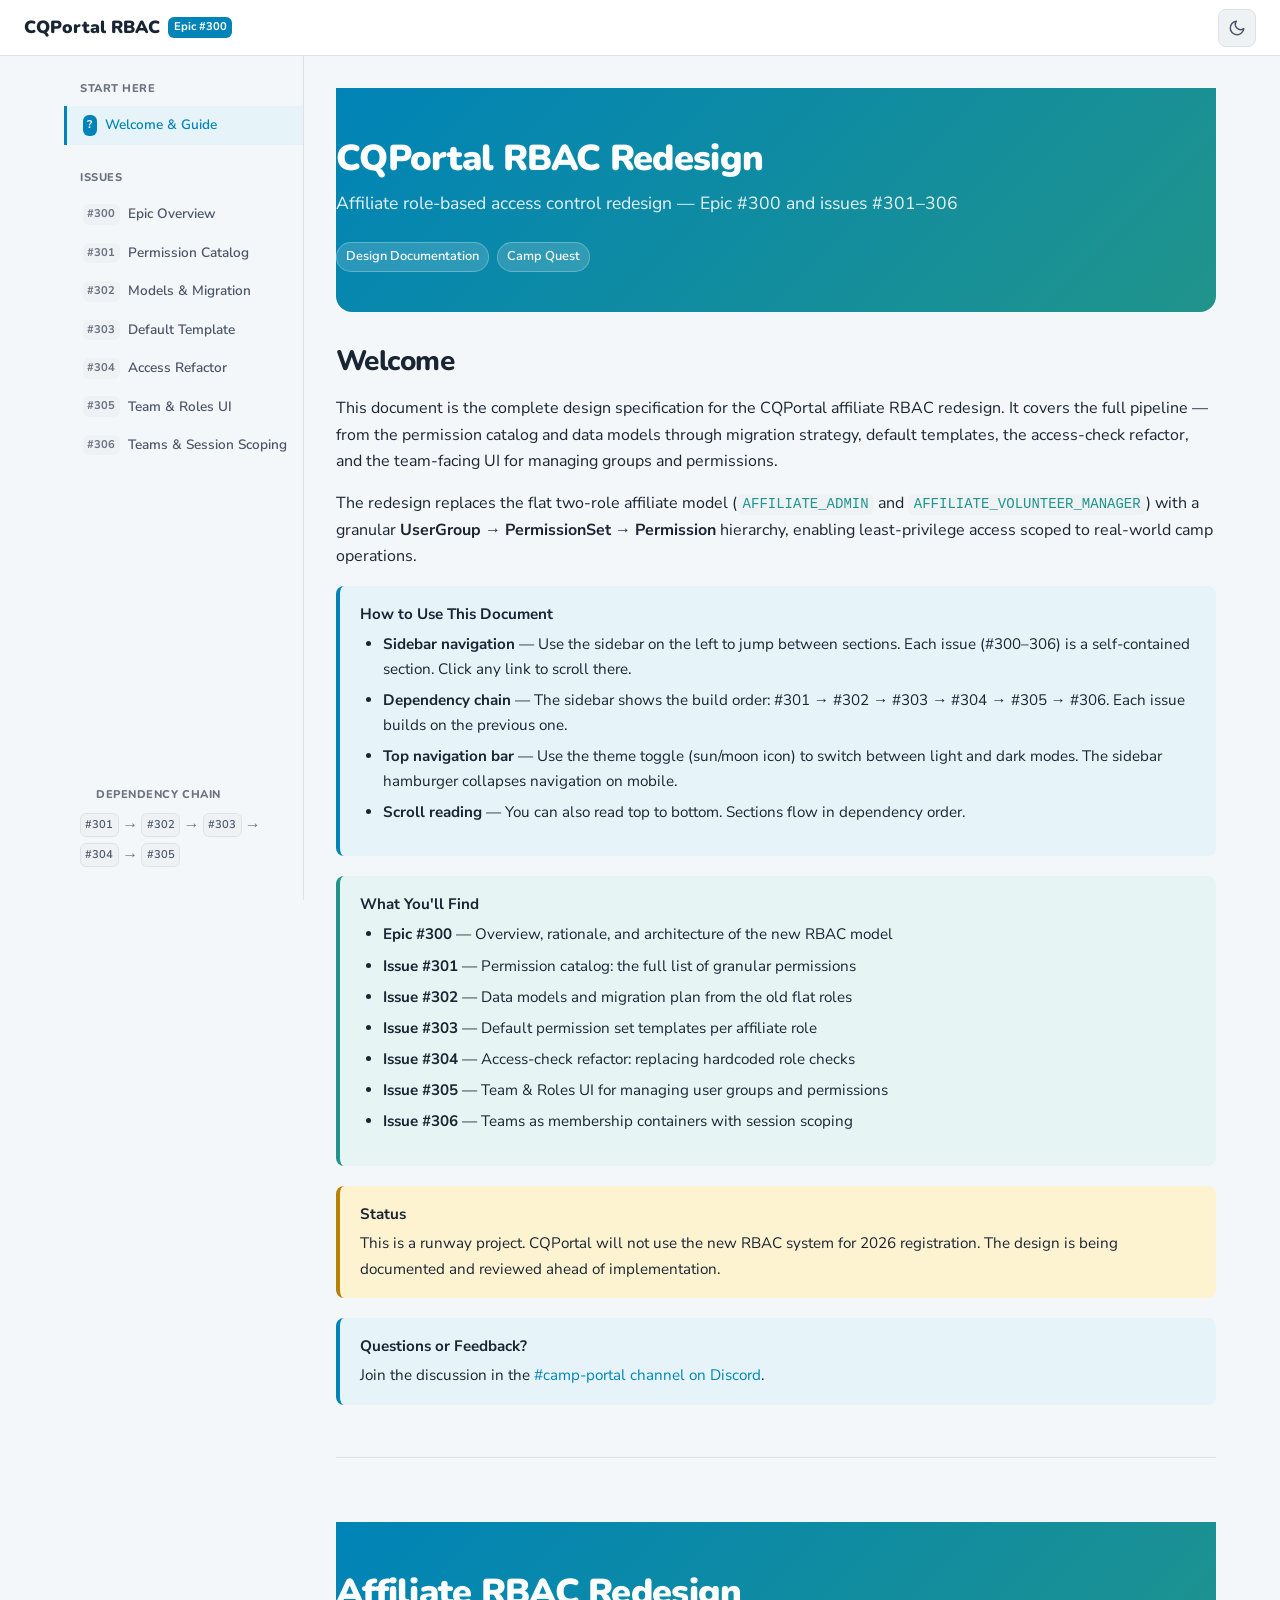
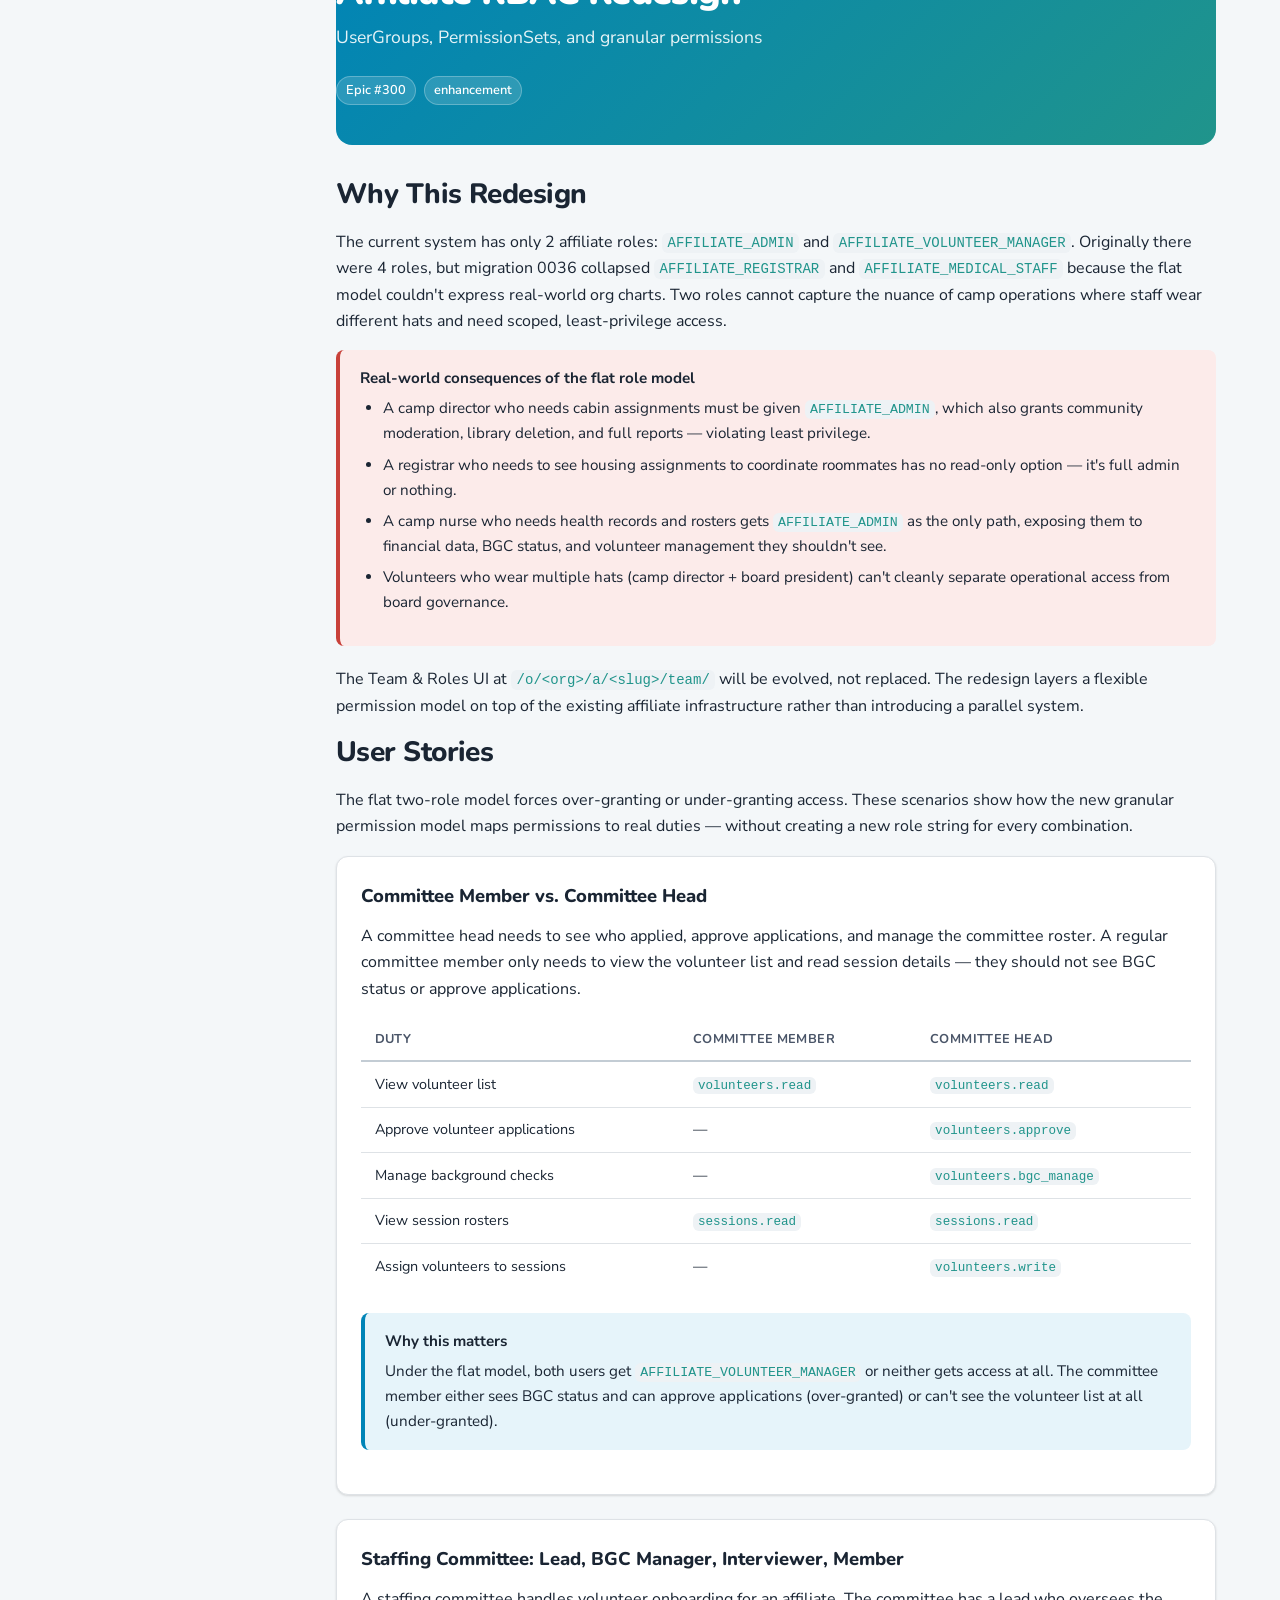
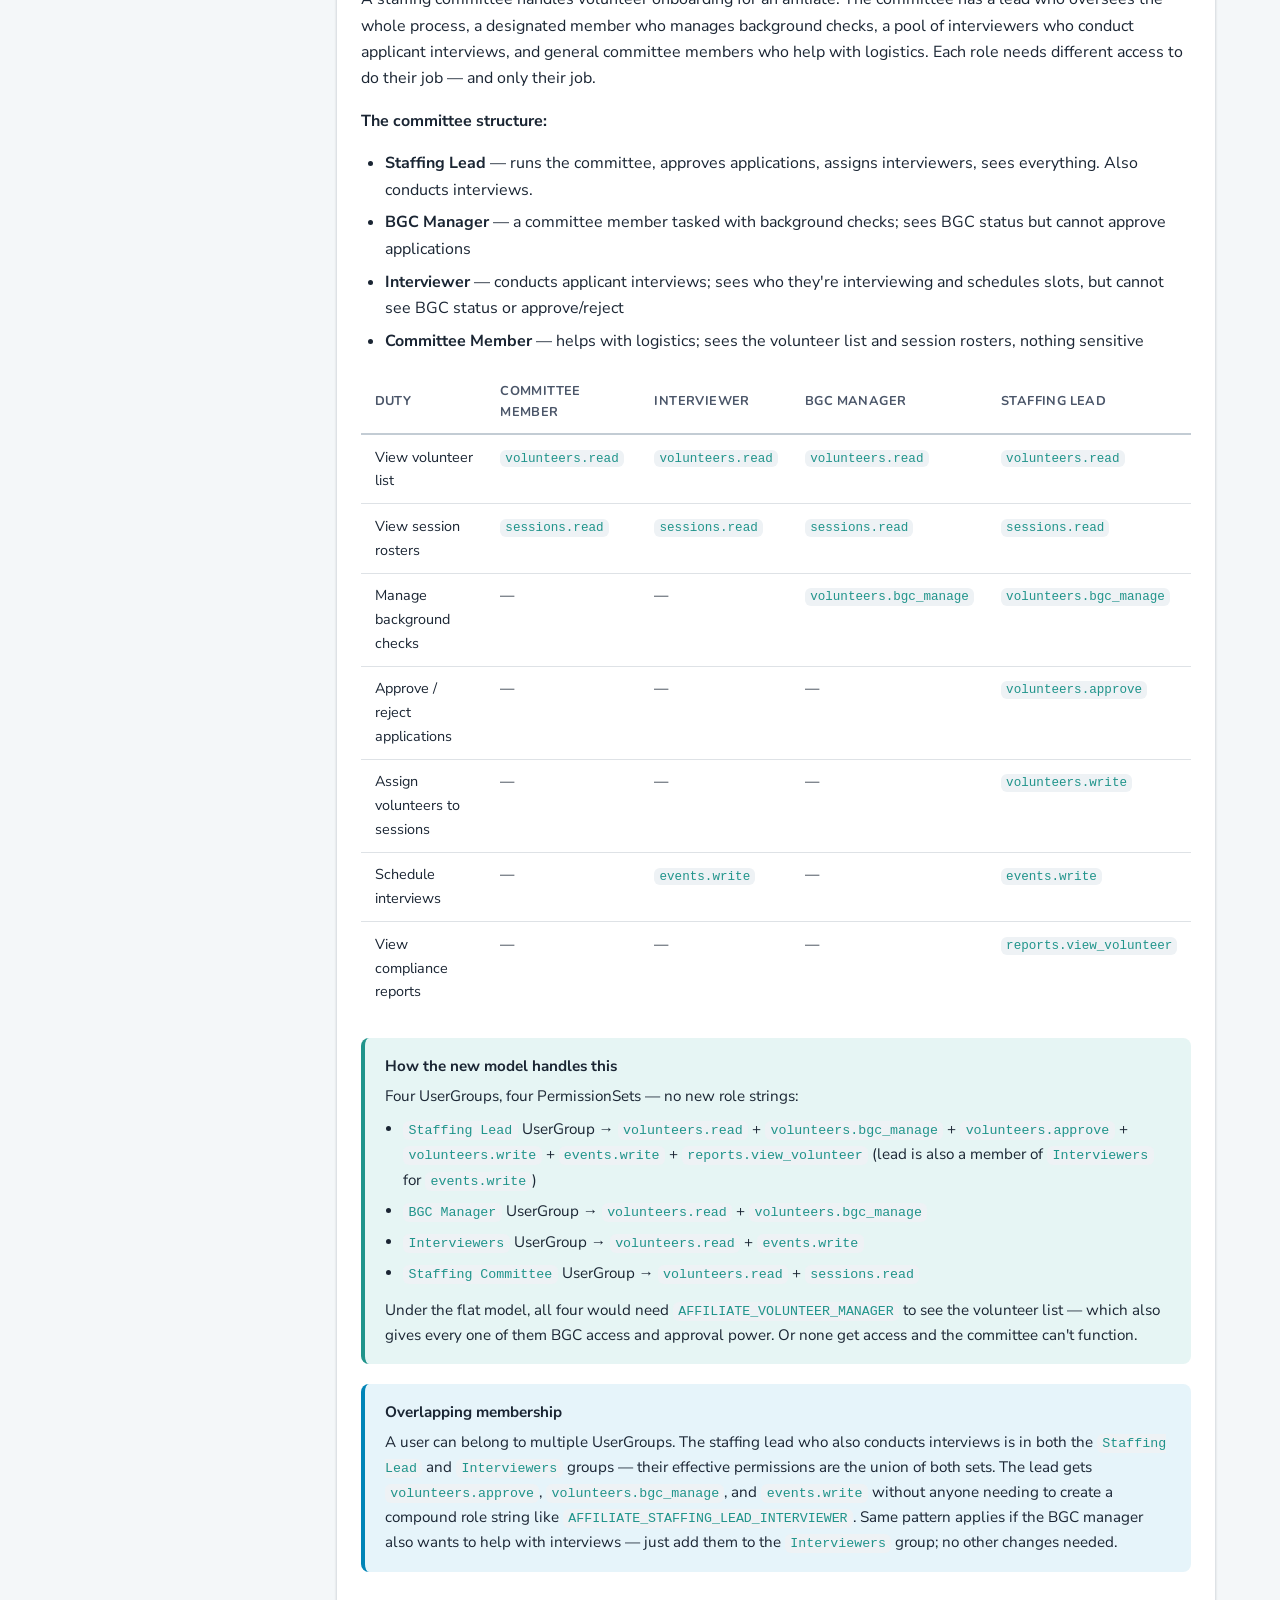
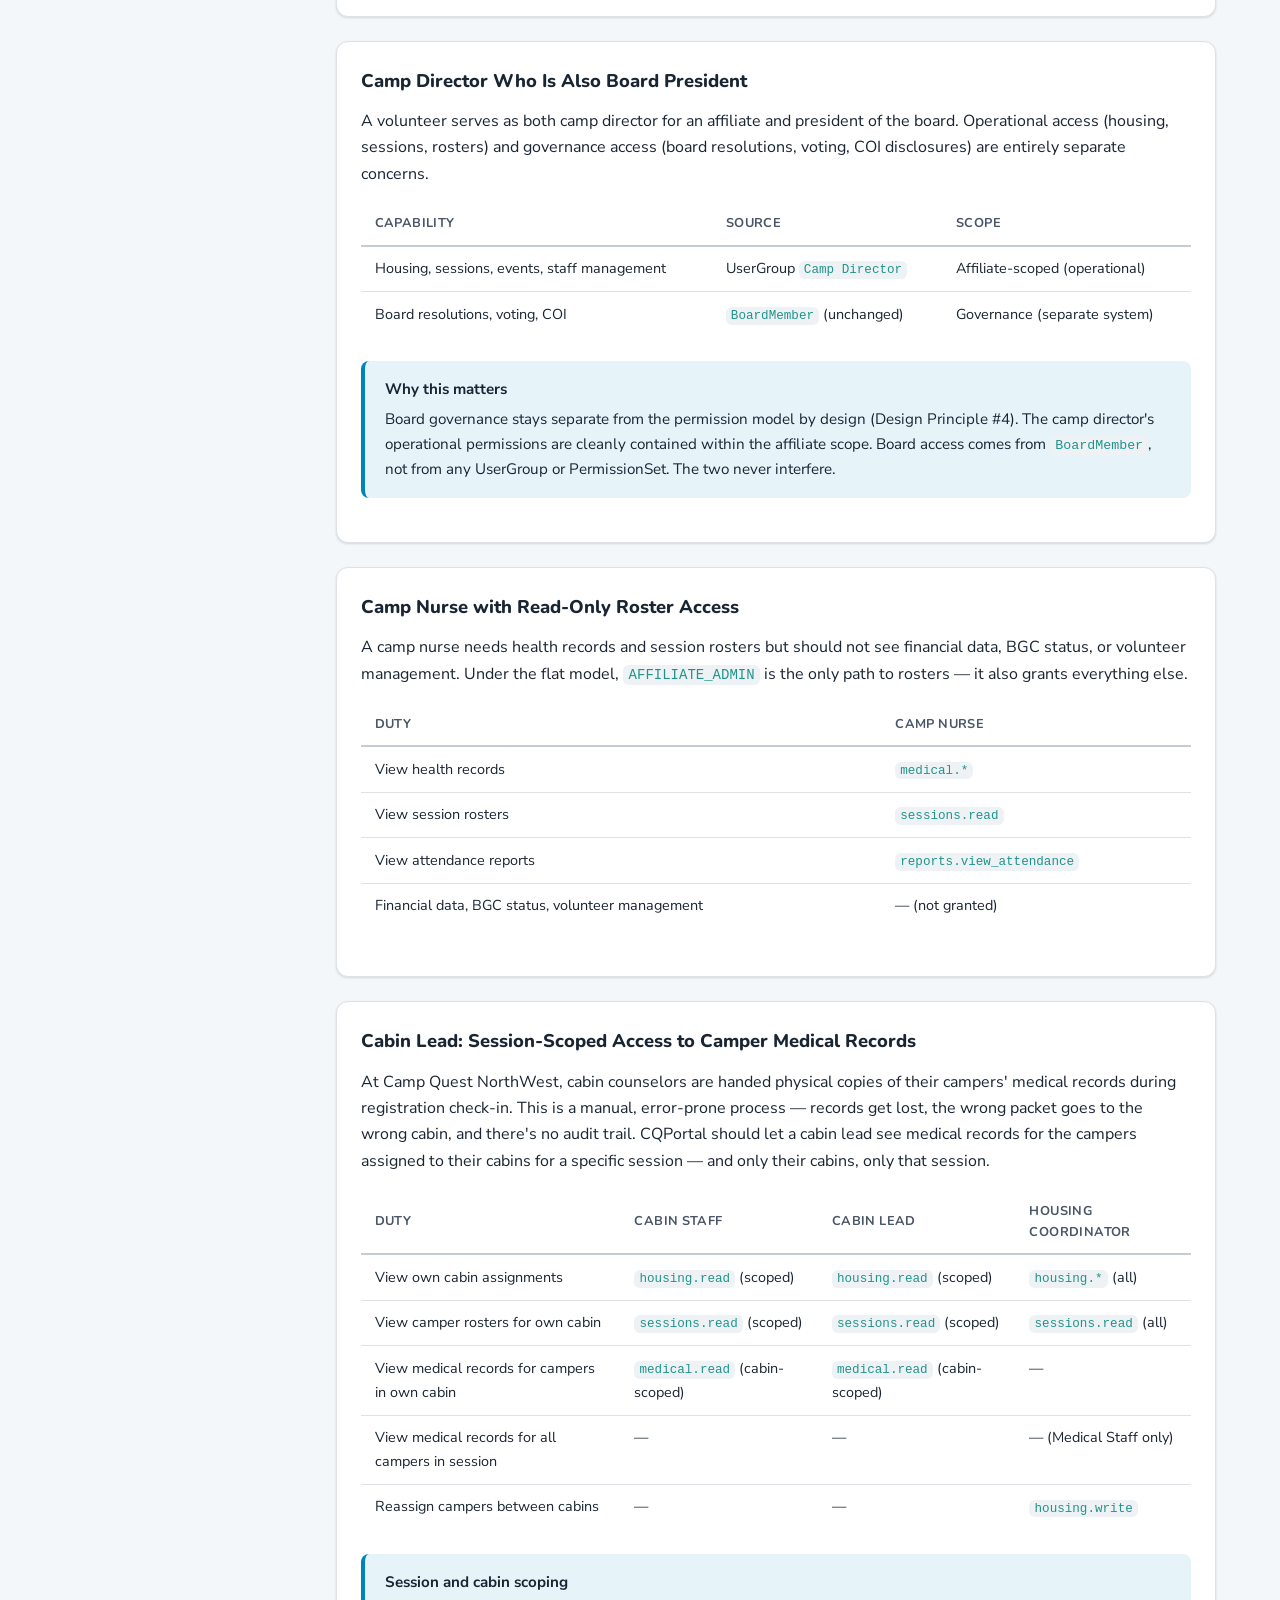
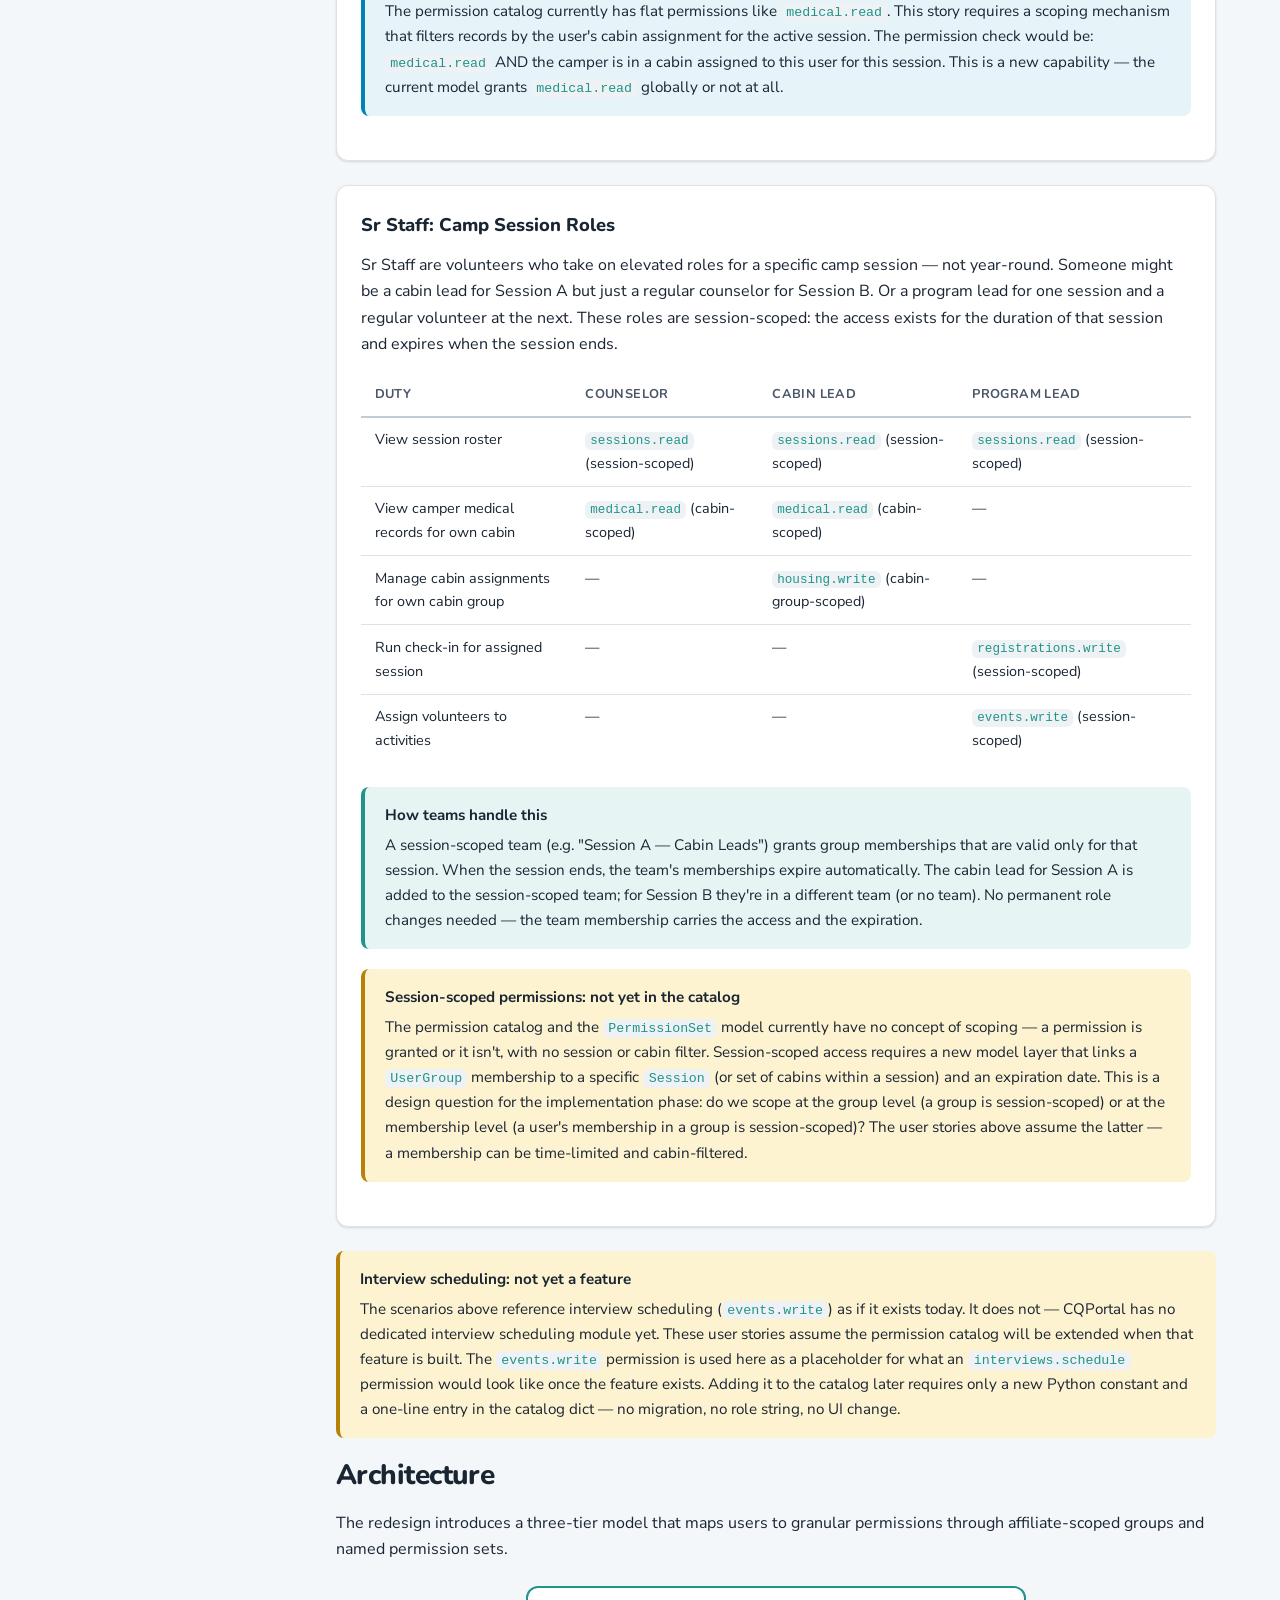
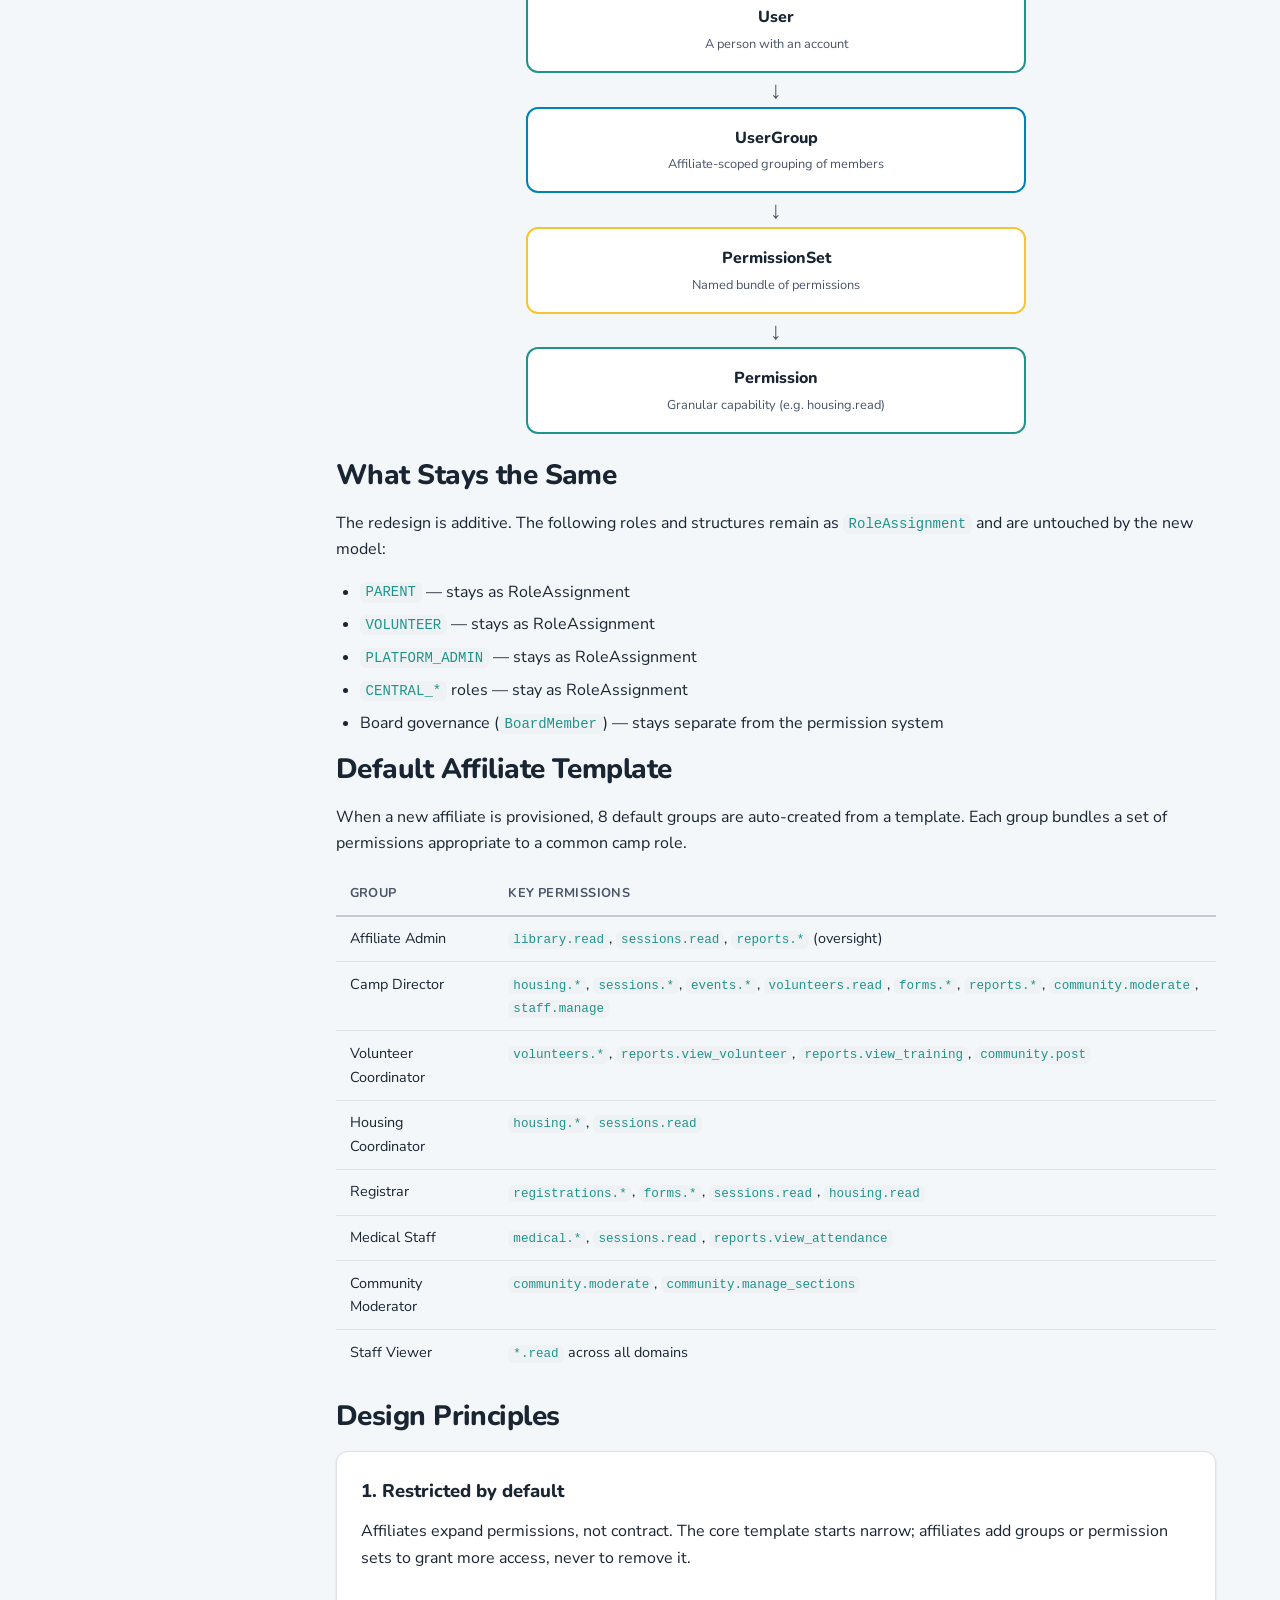
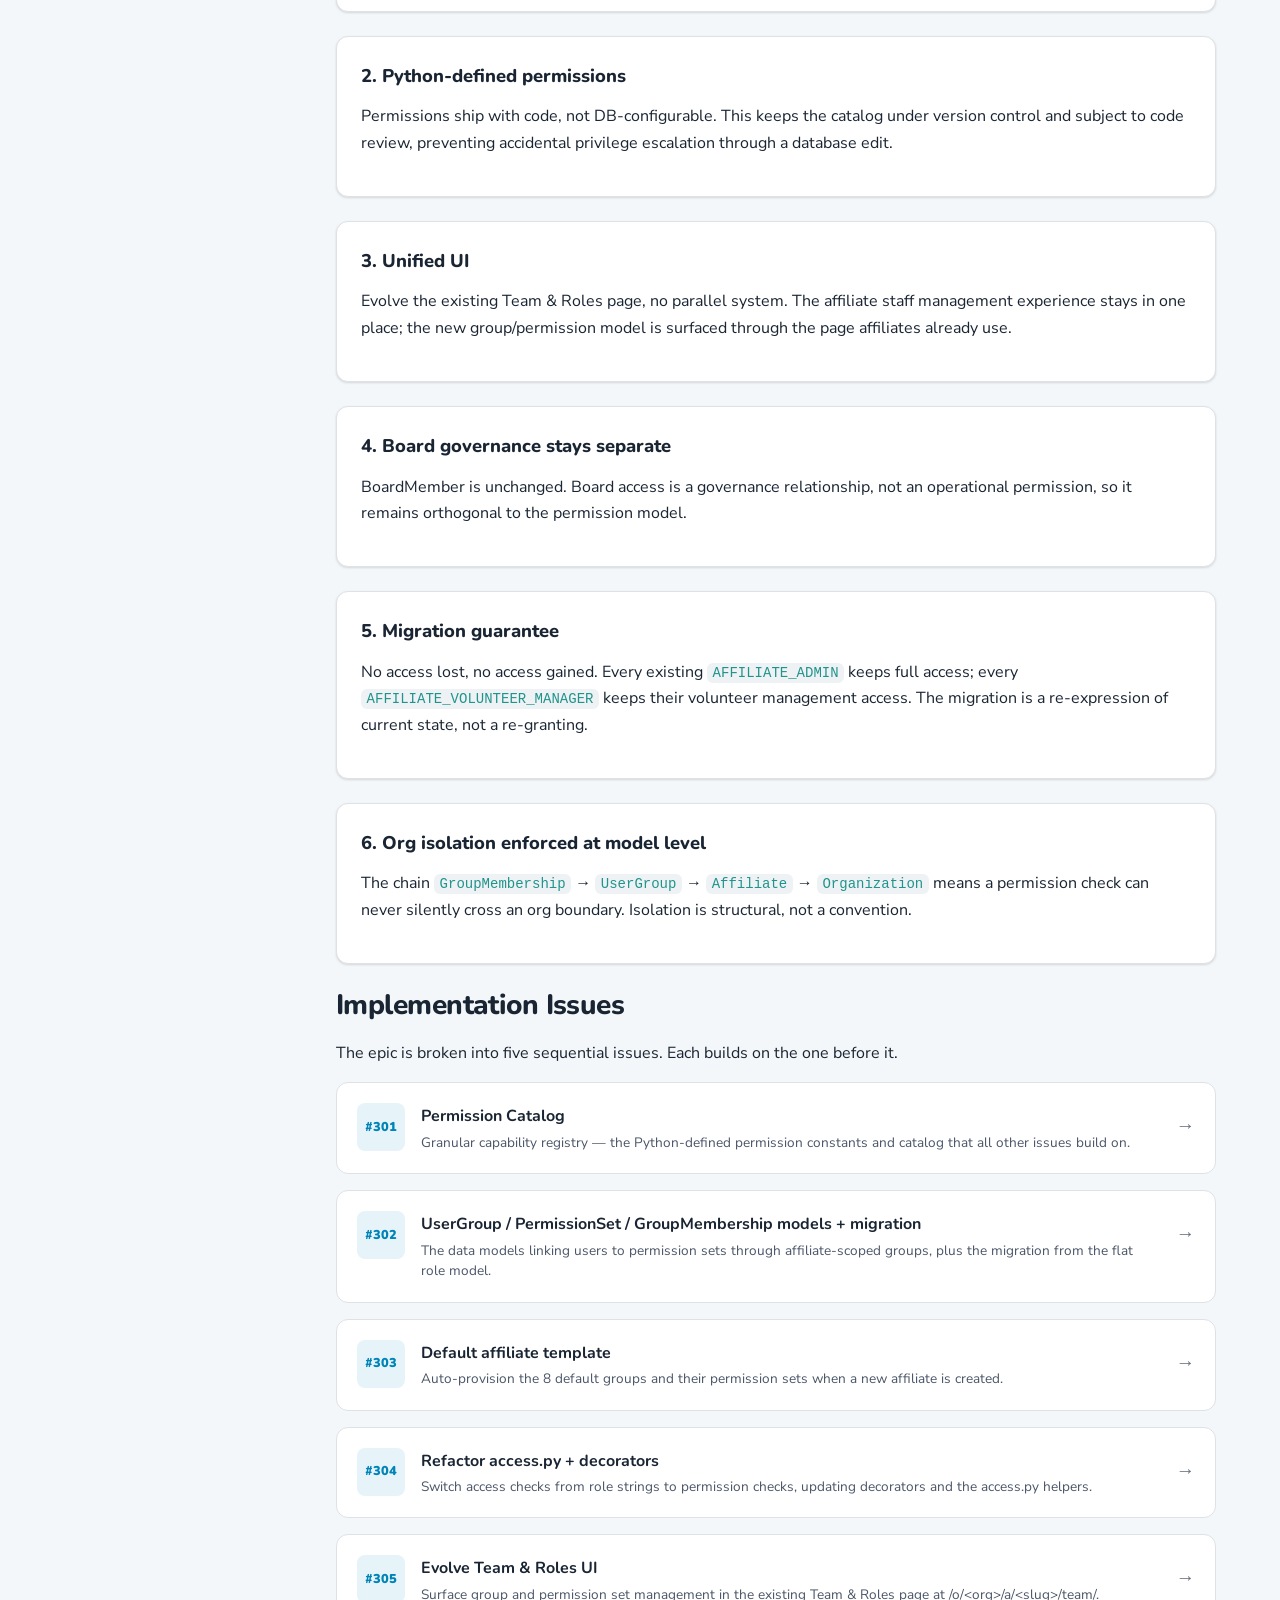
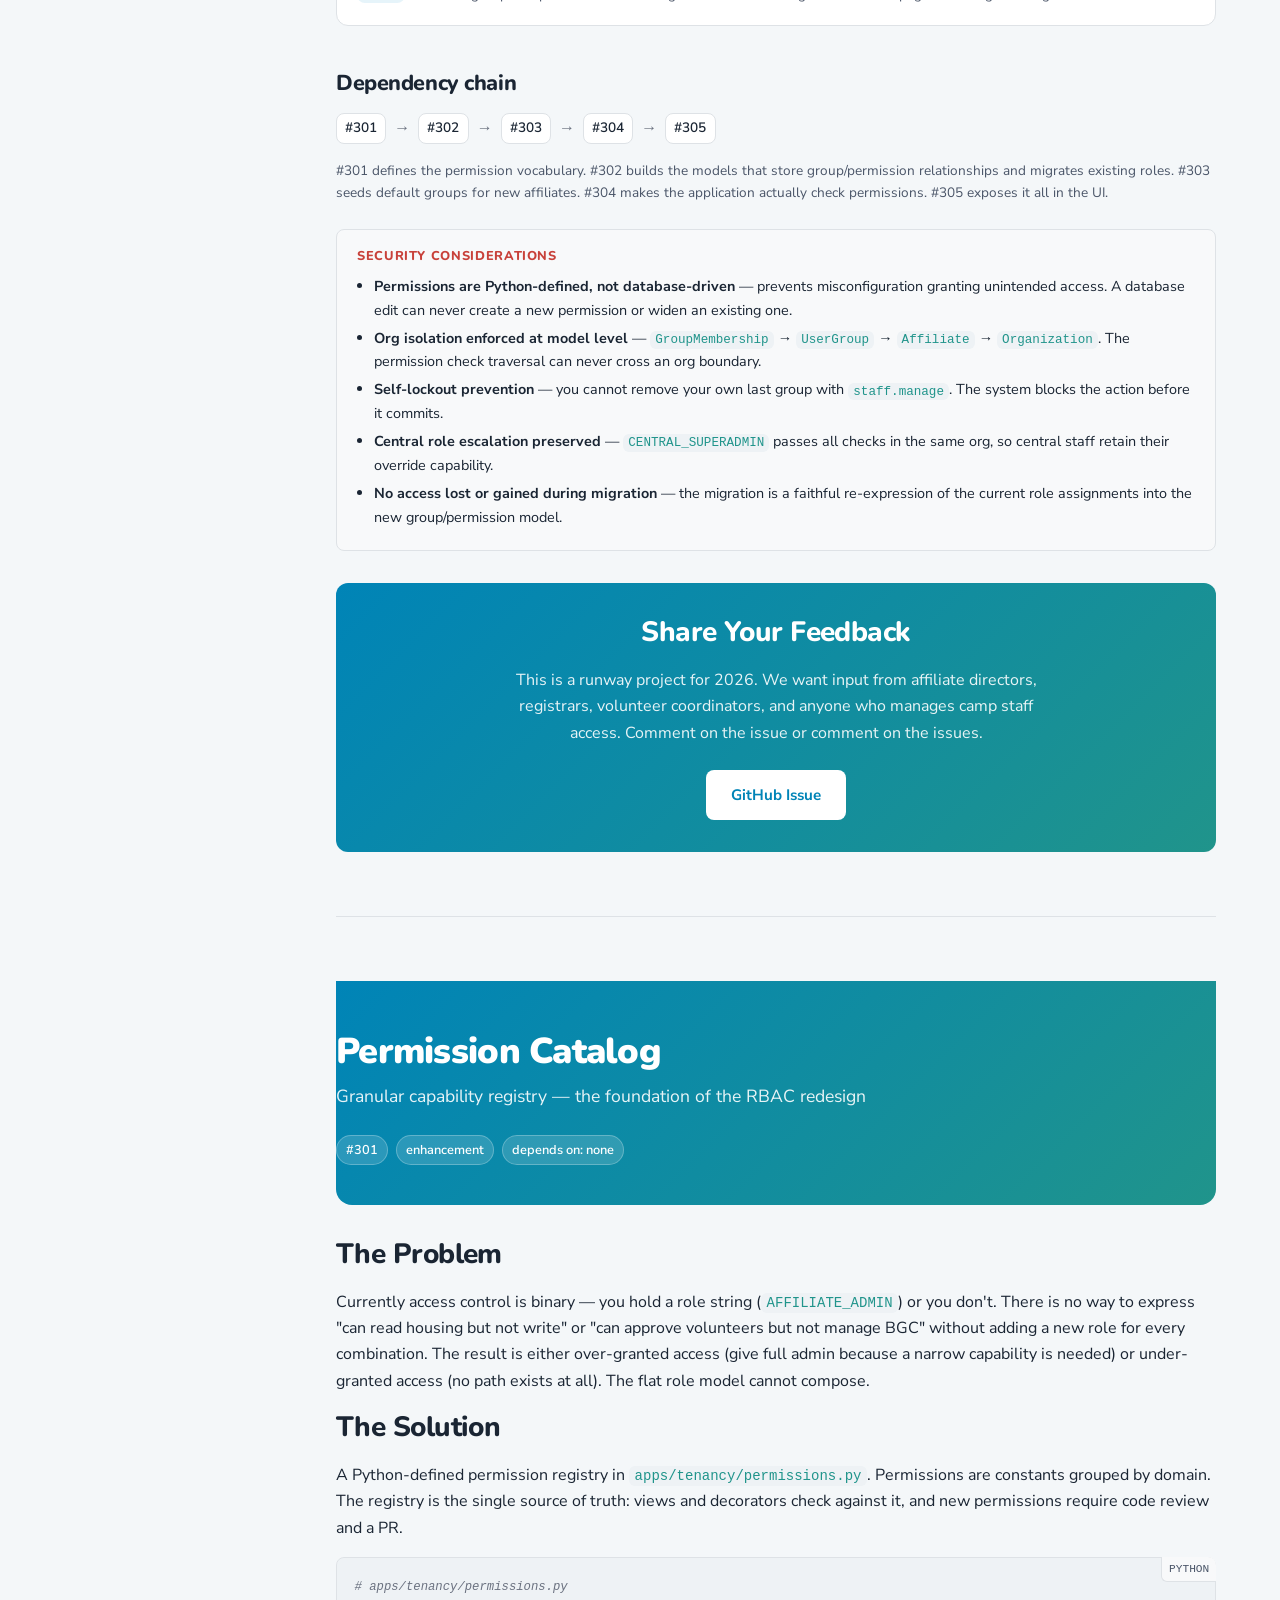
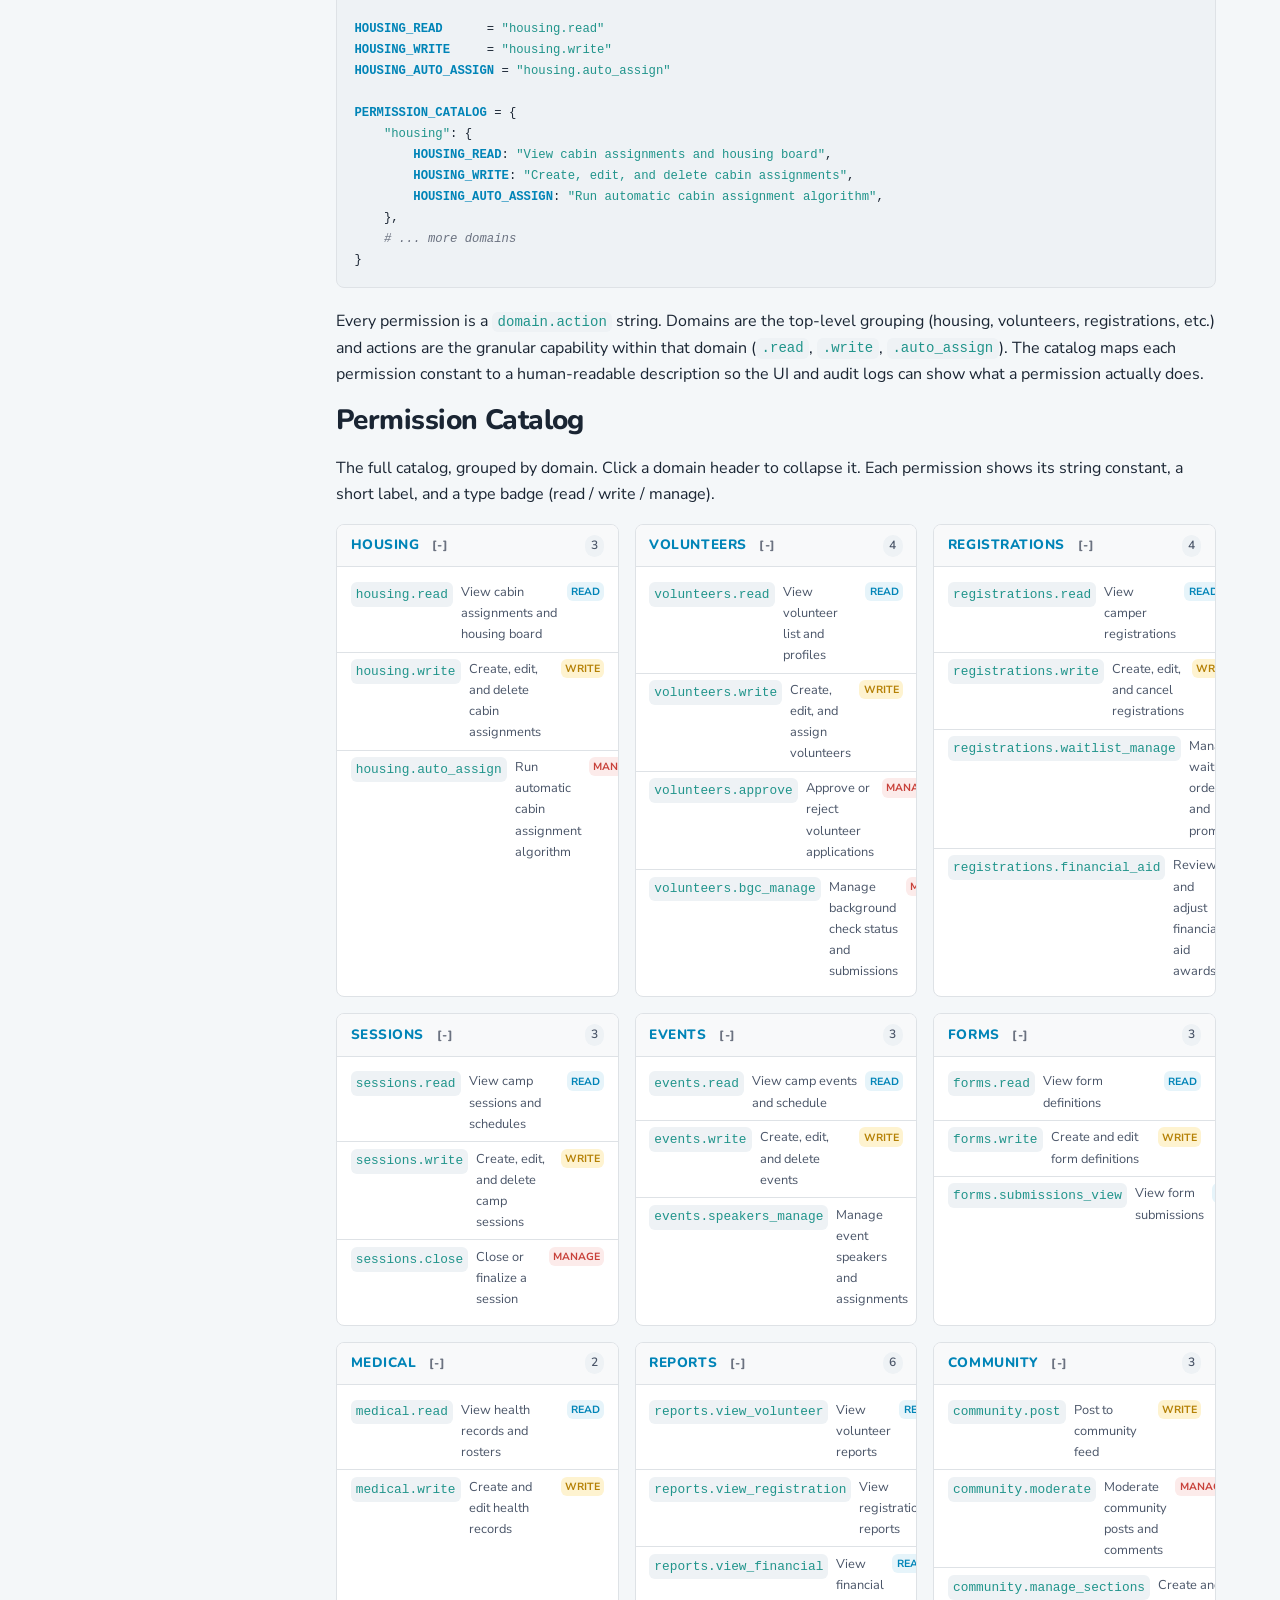
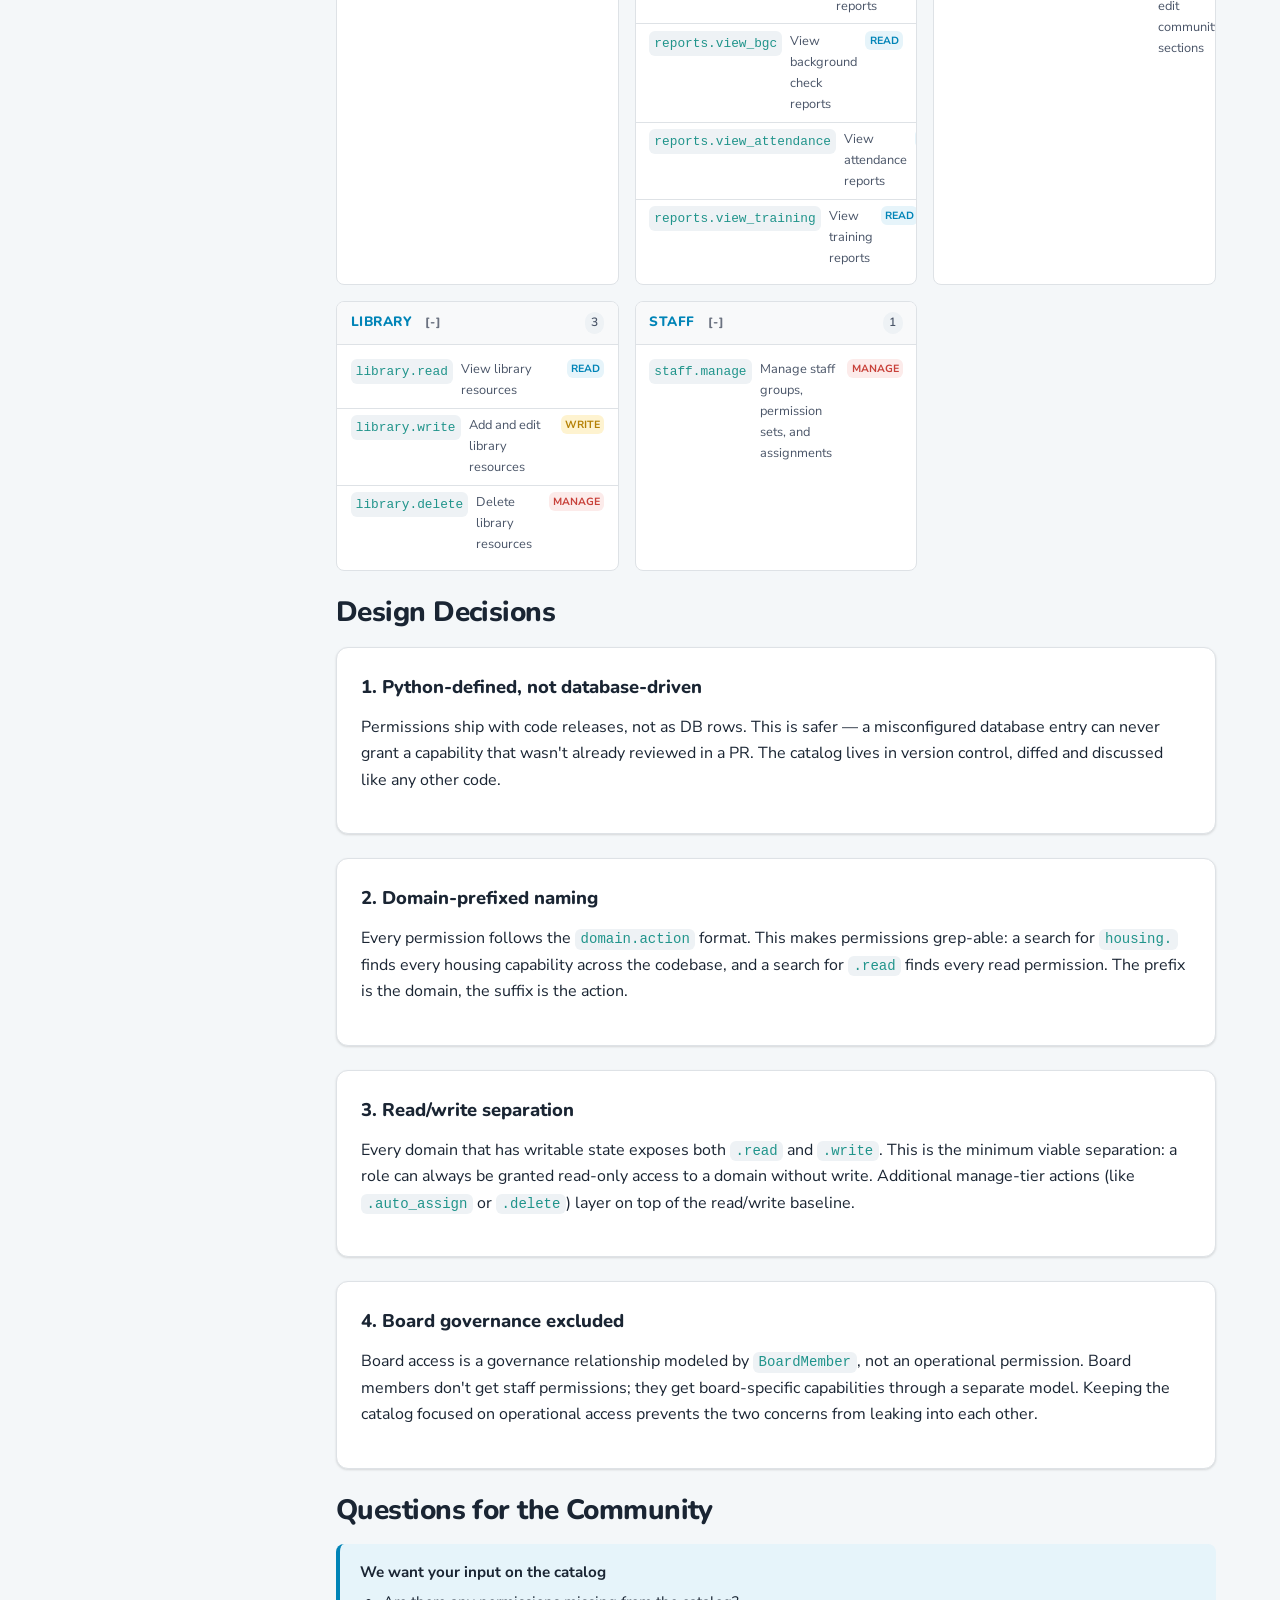
<file: rbac-redesign.html>
<!DOCTYPE html>
<html lang="en">
<head>
<meta charset="UTF-8">
<meta name="viewport" content="width=device-width, initial-scale=1.0">
<title>CQPortal RBAC Redesign — Epic #300</title>
<link rel="preconnect" href="https://fonts.googleapis.com">
<link rel="preconnect" href="https://fonts.gstatic.com" crossorigin>
<link href="https://fonts.googleapis.com/css2?family=Nunito:wght@700;800;900&family=Nunito+Sans:wght@400;500;600;700&display=swap" rel="stylesheet">
<style>
/* ============================================================
   CQPortal RBAC Redesign — Design Documentation Styles
   Brand Colors: #0084b7 (Blue) · #20948b (Teal) · #fad97a (Yellow)
   Typography:   Nunito (headings) + Nunito Sans (body)
   Supports light/dark themes, defaults to system preference
   ============================================================ */

/* -- Design Tokens (Light Theme / Default) -- */
:root {
  /* Brand palette */
  --cq-primary:        #0084b7;
  --cq-primary-dark:   #006a93;
  --cq-primary-light:  #e6f4fa;
  --cq-secondary:      #20948b;
  --cq-secondary-light:#e6f5f4;
  --cq-highlight:      #fad97a;
  --cq-highlight-dark: #f5c432;

  /* Neutrals — light mode */
  --bg:           #f4f7f9;
  --bg-elevated:  #ffffff;
  --bg-subtle:    #f8f9fa;
  --bg-inset:     #eef2f5;
  --bg-sidebar:   #ffffff;
  --text:         #1a2533;
  --text-muted:   #4a5568;
  --text-subtle:  #6b7280;
  --border:       #dee2e6;
  --border-strong:#c3ccd4;

  /* Semantic colors */
  --success:     #20948b;
  --success-bg:  #e6f5f4;
  --danger:      #c8413a;
  --danger-bg:   #fcebea;
  --warning:     #b58106;
  --warning-bg:  #fef3d0;
  --info:        #0084b7;
  --info-bg:     #e6f4fa;

  /* Typography */
  --font-heading: 'Nunito', sans-serif;
  --font-body:    'Nunito Sans', sans-serif;
  --font-mono:    'JetBrains Mono', 'Fira Code', 'Consolas', monospace;

  /* Spacing / radii */
  --radius-sm: 0.375rem;
  --radius:    0.5rem;
  --radius-lg: 0.75rem;
  --radius-xl: 1rem;

  /* Shadows */
  --shadow-sm: 0 1px 3px rgba(0,0,0,.08), 0 1px 2px rgba(0,0,0,.06);
  --shadow:    0 4px 12px rgba(0,0,0,.10);

  /* Transitions */
  --transition: 200ms ease;

  /* Layout */
  --max-width: 960px;
  --nav-height: 56px;
  --sidebar-width: 240px;
}

/* -- Dark Theme Tokens (JS-applied) -- */
[data-theme="dark"] {
  --bg:           #0f1722;
  --bg-elevated:  #1a2533;
  --bg-subtle:    #16202d;
  --bg-inset:     #0c1520;
  --bg-sidebar:   #141d29;
  --text:         #e2e8f0;
  --text-muted:   #94a3b8;
  --text-subtle:  #64748b;
  --border:       #2d3748;
  --border-strong:#404b5d;

  --cq-primary-light:  #0a2535;
  --cq-secondary-light:#0f2622;

  --success-bg:  #0f2622;
  --danger-bg:   #2a1515;
  --warning-bg:  #2a2110;
  --info-bg:     #0a2535;

  --shadow-sm: 0 1px 3px rgba(0,0,0,.30), 0 1px 2px rgba(0,0,0,.20);
  --shadow:    0 4px 12px rgba(0,0,0,.35);
}

/* -- System Preference Fallback (no JS) -- */
@media (prefers-color-scheme: dark) {
  :root:not([data-theme="light"]) {
    --bg:           #0f1722;
    --bg-elevated:  #1a2533;
    --bg-subtle:    #16202d;
    --bg-inset:     #0c1520;
    --bg-sidebar:   #141d29;
    --text:         #e2e8f0;
    --text-muted:   #94a3b8;
    --text-subtle:  #64748b;
    --border:       #2d3748;
    --border-strong:#404b5d;

    --cq-primary-light:  #0a2535;
    --cq-secondary-light:#0f2622;

    --success-bg:  #0f2622;
    --danger-bg:   #2a1515;
    --warning-bg:  #2a2110;
    --info-bg:     #0a2535;

    --shadow-sm: 0 1px 3px rgba(0,0,0,.30), 0 1px 2px rgba(0,0,0,.20);
    --shadow:    0 4px 12px rgba(0,0,0,.35);
  }
}

/* -- Reset / Base -- */
*, *::before, *::after { box-sizing: border-box; }

html {
  scroll-behavior: smooth;
  -webkit-text-size-adjust: 100%;
}

body {
  margin: 0;
  font-family: var(--font-body);
  font-size: 16px;
  line-height: 1.65;
  color: var(--text);
  background-color: var(--bg);
  -webkit-font-smoothing: antialiased;
  -moz-osx-font-smoothing: grayscale;
  transition: background-color var(--transition), color var(--transition);
}

/* -- Typography -- */
h1, h2, h3, h4, h5, h6 {
  font-family: var(--font-heading);
  font-weight: 800;
  color: var(--text);
  letter-spacing: -0.02em;
  line-height: 1.25;
  margin-top: 2em;
  margin-bottom: 0.6em;
}

h1 { font-size: 2.25rem; font-weight: 900; }
h2 { font-size: 1.75rem; }
h3 { font-size: 1.35rem; }
h4 { font-size: 1.1rem; }

h1:first-child, h2:first-child { margin-top: 0; }

p { margin: 0 0 1em; }

a {
  color: var(--cq-primary);
  text-decoration: none;
  transition: color var(--transition);
}
a:hover { color: var(--cq-primary-dark); text-decoration: underline; }

code {
  font-family: var(--font-mono);
  font-size: 0.875em;
  background: var(--bg-inset);
  padding: 0.15em 0.4em;
  border-radius: var(--radius-sm);
  color: var(--cq-secondary);
}
[data-theme="dark"] code,
:root:not([data-theme="light"]) code { color: var(--cq-highlight); }

pre {
  background: var(--bg-inset);
  border: 1px solid var(--border);
  border-radius: var(--radius);
  padding: 1.25em;
  overflow-x: auto;
  font-size: 0.875rem;
  line-height: 1.5;
}
pre code {
  background: none;
  padding: 0;
  border-radius: 0;
  color: var(--text);
}

strong { font-weight: 700; }
em { font-style: italic; }

ul, ol { margin: 0 0 1em; padding-left: 1.5em; }
li { margin-bottom: 0.4em; }

/* -- Top Nav -- */
.nav {
  position: sticky;
  top: 0;
  z-index: 100;
  background: var(--bg-elevated);
  border-bottom: 1px solid var(--border);
  height: var(--nav-height);
  display: flex;
  align-items: center;
  transition: background-color var(--transition), border-color var(--transition);
}
.nav-inner { display: flex; align-items: center; justify-content: space-between; width: 100%; padding: 0 1.5rem; }
.nav-brand {
  font-family: var(--font-heading);
  font-weight: 900;
  font-size: 1.1rem;
  color: var(--text);
  display: flex;
  align-items: center;
  gap: 0.5rem;
}
.nav-brand:hover { text-decoration: none; color: var(--text); }
.nav-brand .badge-issue {
  font-size: 0.7rem;
  font-weight: 700;
  padding: 0.15em 0.5em;
  background: var(--cq-primary);
  color: white;
  border-radius: var(--radius-sm);
  font-family: var(--font-body);
}
.nav-right { display: flex; align-items: center; gap: 1rem; }
.nav-mobile-toggle {
  display: none;
  background: var(--bg-inset);
  border: 1px solid var(--border);
  border-radius: var(--radius);
  width: 38px;
  height: 38px;
  cursor: pointer;
  font-size: 1.3rem;
  color: var(--text-muted);
  align-items: center;
  justify-content: center;
}

/* Theme toggle */
.theme-toggle {
  background: var(--bg-inset);
  border: 1px solid var(--border);
  border-radius: var(--radius);
  width: 38px;
  height: 38px;
  display: flex;
  align-items: center;
  justify-content: center;
  cursor: pointer;
  transition: background var(--transition), border-color var(--transition);
  font-size: 1.1rem;
  color: var(--text-muted);
  user-select: none;
}
.theme-toggle:hover { border-color: var(--border-strong); color: var(--text); }
.theme-toggle svg { width: 18px; height: 18px; }

/* -- Layout: sidebar + content -- */
.layout {
  display: flex;
  max-width: calc(var(--max-width) + var(--sidebar-width));
  margin: 0 auto;
  padding: 0 1.5rem;
  gap: 0;
}

/* -- Sidebar -- */
.sidebar {
  width: var(--sidebar-width);
  flex-shrink: 0;
  position: sticky;
  top: var(--nav-height);
  height: calc(100vh - var(--nav-height));
  overflow-y: auto;
  padding: 1.5rem 0;
  border-right: 1px solid var(--border);
  display: flex;
  flex-direction: column;
}
.sidebar-section { margin-bottom: 1.5rem; }
.sidebar-label {
  font-family: var(--font-heading);
  font-weight: 800;
  font-size: 0.7rem;
  text-transform: uppercase;
  letter-spacing: 0.05em;
  color: var(--text-subtle);
  padding: 0 1rem;
  margin-bottom: 0.5rem;
}
.sidebar-link {
  display: flex;
  align-items: center;
  gap: 0.5rem;
  padding: 0.5rem 1rem;
  font-size: 0.85rem;
  font-weight: 600;
  color: var(--text-muted);
  border-left: 3px solid transparent;
  transition: all var(--transition);
  text-decoration: none;
}
.sidebar-link:hover {
  color: var(--cq-primary);
  background: var(--bg-subtle);
  text-decoration: none;
}
.sidebar-link.active {
  color: var(--cq-primary);
  border-left-color: var(--cq-primary);
  background: var(--cq-primary-light);
}
.sidebar-link .sidebar-num {
  font-size: 0.7rem;
  font-weight: 700;
  color: var(--text-subtle);
  background: var(--bg-inset);
  padding: 0.1em 0.4em;
  border-radius: var(--radius-sm);
  flex-shrink: 0;
}
.sidebar-link.active .sidebar-num {
  background: var(--cq-primary);
  color: white;
}
.sidebar-dependency {
  margin-top: auto;
  padding: 0 1rem;
  font-size: 0.75rem;
  color: var(--text-subtle);
}
.sidebar-dependency .dep-chain {
  display: flex;
  flex-wrap: wrap;
  gap: 0.2rem;
  margin: 0.5rem 0;
  font-size: 0.7rem;
}
.sidebar-dependency .dep-chain-item {
  padding: 0.15em 0.4em;
  border-radius: var(--radius-sm);
  background: var(--bg-inset);
  border: 1px solid var(--border);
  font-weight: 600;
  color: var(--text-muted);
  text-decoration: none;
  transition: all var(--transition);
}
.sidebar-dependency .dep-chain-item:hover {
  border-color: var(--cq-primary);
  color: var(--cq-primary);
  text-decoration: none;
}
.sidebar-dependency .dep-chain-item.active {
  background: var(--cq-primary);
  color: white;
  border-color: var(--cq-primary);
}
.sidebar-dependency .dep-chain-arrow { color: var(--text-subtle); }

/* -- Content area -- */
.content-area {
  flex: 1;
  min-width: 0;
  padding: 2rem 0 4rem 2rem;
}

/* -- Section wrapper for each issue -- */
.doc-section {
  margin-bottom: 4rem;
  padding-bottom: 2rem;
  border-bottom: 1px solid var(--border);
  scroll-margin-top: calc(var(--nav-height) + 1rem);
}
.doc-section:last-child { border-bottom: none; }

/* -- Issue badge -- */
.issue-badge {
  display: inline-flex;
  align-items: center;
  gap: 0.35rem;
  font-family: var(--font-body);
  font-weight: 600;
  font-size: 0.8rem;
  padding: 0.25em 0.7em;
  border-radius: 1rem;
  background: var(--cq-primary-light);
  color: var(--cq-primary);
  border: 1px solid transparent;
}
.issue-badge.epic { background: var(--cq-secondary-light); color: var(--cq-secondary); }
.issue-badge.dependency { background: var(--warning-bg); color: var(--warning); }

/* -- Hero section -- */
.hero {
  background: linear-gradient(135deg, var(--cq-primary) 0%, var(--cq-secondary) 100%);
  color: white;
  padding: 3rem 0 2.5rem;
  border-radius: 0 0 var(--radius-xl) var(--radius-xl);
  margin-bottom: 2rem;
}
.hero h1 { color: white; margin-bottom: 0.5rem; }
.hero p { color: rgba(255,255,255,0.9); font-size: 1.1rem; max-width: 60ch; margin-bottom: 1.5rem; }
.hero .hero-badges { display: flex; gap: 0.5rem; flex-wrap: wrap; }
.hero .hero-badges .issue-badge { background: rgba(255,255,255,0.15); color: white; border-color: rgba(255,255,255,0.25); }

/* -- Cards -- */
.card {
  background: var(--bg-elevated);
  border: 1px solid var(--border);
  border-radius: var(--radius-lg);
  padding: 1.5rem;
  margin-bottom: 1.5rem;
  box-shadow: var(--shadow-sm);
  transition: border-color var(--transition), box-shadow var(--transition);
}
.card:hover { border-color: var(--border-strong); }

.card-title {
  font-family: var(--font-heading);
  font-weight: 800;
  font-size: 1.15rem;
  margin: 0 0 0.75rem;
  display: flex;
  align-items: center;
  gap: 0.5rem;
}

/* -- Callout -- */
.callout {
  border-radius: var(--radius);
  padding: 1rem 1.25rem;
  margin-bottom: 1.25rem;
  border-left: 4px solid;
  font-size: 0.95rem;
}
.callout-info { background: var(--info-bg); border-color: var(--cq-primary); }
.callout-success { background: var(--success-bg); border-color: var(--success); }
.callout-warning { background: var(--warning-bg); border-color: var(--warning); }
.callout-danger { background: var(--danger-bg); border-color: var(--danger); }
.callout-title { font-weight: 700; margin-bottom: 0.3rem; }

/* -- Security note -- */
.security-note {
  background: var(--bg-subtle);
  border: 1px solid var(--border);
  border-radius: var(--radius);
  padding: 1rem 1.25rem;
  margin: 1.5rem 0;
  font-size: 0.9rem;
}
.security-note .security-header {
  font-family: var(--font-heading);
  font-weight: 800;
  font-size: 0.8rem;
  text-transform: uppercase;
  letter-spacing: 0.05em;
  color: var(--danger);
  margin-bottom: 0.5rem;
  display: flex;
  align-items: center;
  gap: 0.4rem;
}
.security-note ul { margin: 0; padding-left: 1.2em; }
.security-note li { margin-bottom: 0.3em; }

/* -- CTA box -- */
.cta-box {
  background: linear-gradient(135deg, var(--cq-primary) 0%, var(--cq-secondary) 100%);
  border-radius: var(--radius-lg);
  padding: 2rem;
  color: white;
  text-align: center;
  margin: 2rem 0;
}
.cta-box h2, .cta-box h3 { color: white; margin-top: 0; }
.cta-box p { color: rgba(255,255,255,0.9); max-width: 55ch; margin: 0 auto 1.5rem; }
.cta-box .cta-buttons { display: flex; gap: 0.75rem; justify-content: center; flex-wrap: wrap; }
.cta-button {
  display: inline-flex;
  align-items: center;
  gap: 0.4rem;
  padding: 0.7em 1.5em;
  border-radius: var(--radius);
  font-weight: 700;
  font-family: var(--font-body);
  font-size: 0.95rem;
  text-decoration: none;
  transition: all var(--transition);
  border: 2px solid transparent;
}
.cta-button.primary {
  background: white;
  color: var(--cq-primary);
}
.cta-button.primary:hover { background: var(--cq-highlight); color: var(--text); text-decoration: none; }

/* -- Tables -- */
table {
  width: 100%;
  border-collapse: collapse;
  font-size: 0.9rem;
  margin-bottom: 1.5rem;
}
thead { border-bottom: 2px solid var(--border-strong); }
th {
  text-align: left;
  padding: 0.65rem 0.85rem;
  font-family: var(--font-heading);
  font-weight: 700;
  font-size: 0.8rem;
  text-transform: uppercase;
  letter-spacing: 0.03em;
  color: var(--text-muted);
}
td {
  padding: 0.65rem 0.85rem;
  border-bottom: 1px solid var(--border);
  vertical-align: top;
}
tbody tr:last-child td { border-bottom: none; }
tbody tr:hover { background: var(--bg-subtle); }

/* -- Permission grid -- */
.perm-grid {
  display: grid;
  grid-template-columns: repeat(auto-fill, minmax(280px, 1fr));
  gap: 1rem;
  margin-bottom: 1.5rem;
}
.perm-domain {
  background: var(--bg-elevated);
  border: 1px solid var(--border);
  border-radius: var(--radius);
  overflow: hidden;
  transition: border-color var(--transition);
}
.perm-domain:hover { border-color: var(--border-strong); }
.perm-domain-header {
  background: var(--bg-subtle);
  padding: 0.6rem 0.85rem;
  font-family: var(--font-heading);
  font-weight: 800;
  font-size: 0.85rem;
  text-transform: uppercase;
  letter-spacing: 0.04em;
  border-bottom: 1px solid var(--border);
  color: var(--cq-primary);
  cursor: pointer;
  user-select: none;
  display: flex;
  align-items: center;
  justify-content: space-between;
}
.perm-domain-header .perm-count {
  font-size: 0.75rem;
  font-weight: 600;
  color: var(--text-muted);
  background: var(--bg-inset);
  padding: 0.1em 0.5em;
  border-radius: 1rem;
}
.perm-domain-header .perm-toggle-arrow {
  font-size: 0.75rem;
  color: var(--text-subtle);
  margin-left: 0.5rem;
}
.perm-domain-body { padding: 0.5rem 0; }
.perm-domain-body.collapsed { display: none; }
.perm-item {
  display: flex;
  align-items: flex-start;
  gap: 0.5rem;
  padding: 0.4rem 0.85rem;
  font-size: 0.85rem;
  border-bottom: 1px solid var(--border);
}
.perm-item:last-child { border-bottom: none; }
.perm-item code { flex-shrink: 0; font-size: 0.8rem; }
.perm-item .perm-label { color: var(--text-muted); font-size: 0.8rem; }
.perm-item .perm-type {
  font-size: 0.65rem;
  font-weight: 700;
  text-transform: uppercase;
  padding: 0.1em 0.4em;
  border-radius: var(--radius-sm);
  margin-left: auto;
}
.perm-type.read { background: var(--info-bg); color: var(--info); }
.perm-type.write { background: var(--warning-bg); color: var(--warning); }
.perm-type.manage { background: var(--danger-bg); color: var(--danger); }
.perm-type.admin { background: var(--success-bg); color: var(--success); }

/* -- Architecture diagram -- */
.arch-diagram {
  display: flex;
  flex-direction: column;
  align-items: center;
  gap: 0;
  margin: 1.5rem auto;
  max-width: 500px;
}
.arch-layer {
  background: var(--bg-elevated);
  border: 2px solid var(--border);
  border-radius: var(--radius-lg);
  padding: 1rem 2rem;
  text-align: center;
  width: 100%;
  transition: border-color var(--transition), transform var(--transition);
}
.arch-layer:hover { border-color: var(--cq-primary); transform: scale(1.02); }
.arch-layer.user { border-color: var(--cq-secondary); }
.arch-layer.group { border-color: var(--cq-primary); }
.arch-layer.permset { border-color: var(--cq-highlight-dark); }
.arch-layer.perm { border-color: var(--cq-secondary); }
.arch-layer .arch-label { font-family: var(--font-heading); font-weight: 800; font-size: 1rem; color: var(--text); }
.arch-layer .arch-desc { font-size: 0.8rem; color: var(--text-muted); margin-top: 0.2rem; }
.arch-arrow {
  font-size: 1.5rem;
  color: var(--text-muted);
  line-height: 1;
  padding: 0.3rem 0;
}

/* -- Before/After comparison -- */
.compare-grid {
  display: grid;
  grid-template-columns: 1fr 1fr;
  gap: 1rem;
  margin: 1.5rem 0;
}
.compare-panel {
  background: var(--bg-elevated);
  border: 1px solid var(--border);
  border-radius: var(--radius-lg);
  overflow: hidden;
}
.compare-panel-header {
  padding: 0.6rem 1rem;
  font-family: var(--font-heading);
  font-weight: 800;
  font-size: 0.85rem;
  text-transform: uppercase;
  letter-spacing: 0.04em;
  border-bottom: 1px solid var(--border);
}
.compare-panel.before .compare-panel-header { background: var(--danger-bg); color: var(--danger); }
.compare-panel.after .compare-panel-header { background: var(--success-bg); color: var(--success); }
.compare-panel-body { padding: 1rem; font-size: 0.9rem; }
.compare-panel-body ul { margin: 0; padding-left: 1.2em; }
.compare-panel-body li { margin-bottom: 0.5em; }

/* -- Issue card (linked issues list) -- */
.issue-card {
  display: flex;
  align-items: flex-start;
  gap: 1rem;
  background: var(--bg-elevated);
  border: 1px solid var(--border);
  border-radius: var(--radius-lg);
  padding: 1.25rem;
  margin-bottom: 1rem;
  transition: border-color var(--transition), box-shadow var(--transition);
  text-decoration: none;
}
.issue-card:hover { border-color: var(--cq-primary); box-shadow: var(--shadow); text-decoration: none; }
.issue-card-num {
  flex-shrink: 0;
  width: 48px;
  height: 48px;
  border-radius: var(--radius);
  background: var(--cq-primary-light);
  color: var(--cq-primary);
  display: flex;
  align-items: center;
  justify-content: center;
  font-family: var(--font-heading);
  font-weight: 900;
  font-size: 0.8rem;
  text-align: center;
  line-height: 1;
}
.issue-card-body { flex: 1; }
.issue-card-title { font-family: var(--font-heading); font-weight: 700; font-size: 1rem; color: var(--text); margin-bottom: 0.2rem; }
.issue-card-desc { font-size: 0.85rem; color: var(--text-muted); line-height: 1.5; }
.issue-card-arrow { flex-shrink: 0; color: var(--text-subtle); font-size: 1.2rem; padding-top: 0.5rem; }

/* -- Permission matrix table -- */
.perm-matrix th { font-size: 0.75rem; text-align: center; white-space: nowrap; }
.perm-matrix td:first-child { font-weight: 600; font-size: 0.85rem; white-space: nowrap; }
.perm-matrix .check { text-align: center; font-size: 1rem; color: var(--success); font-weight: 700; }
.perm-matrix .dash { text-align: center; color: var(--text-subtle); }
.perm-matrix .partial { text-align: center; color: var(--warning); font-size: 0.85rem; }

/* -- UI mockup -- */
.mockup {
  background: var(--bg-elevated);
  border: 1px solid var(--border);
  border-radius: var(--radius-lg);
  padding: 1.5rem;
  margin: 1rem 0;
}
.mockup-toolbar {
  display: flex;
  align-items: center;
  gap: 0.5rem;
  padding-bottom: 0.75rem;
  border-bottom: 1px solid var(--border);
  margin-bottom: 1rem;
}
.mockup-dot { width: 10px; height: 10px; border-radius: 50%; }
.mockup-dot.red { background: #ff5f57; }
.mockup-dot.yellow { background: #febc2e; }
.mockup-dot.green { background: #28c840; }
.mockup-url {
  flex: 1;
  background: var(--bg-inset);
  border-radius: var(--radius-sm);
  padding: 0.3rem 0.6rem;
  font-family: var(--font-mono);
  font-size: 0.75rem;
  color: var(--text-muted);
  text-align: center;
}
.mockup-content { font-size: 0.85rem; }

/* Mockup components */
.mockup-nav {
  display: flex;
  align-items: center;
  gap: 1rem;
  padding: 0.5rem 0;
  border-bottom: 1px solid var(--border);
  margin-bottom: 1rem;
  font-size: 0.8rem;
  color: var(--text-muted);
}
.mockup-table { width: 100%; font-size: 0.8rem; }
.mockup-table th { font-size: 0.7rem; padding: 0.4rem; }
.mockup-table td { padding: 0.4rem; font-size: 0.78rem; }
.mockup-badge {
  display: inline-block;
  font-size: 0.7rem;
  font-weight: 600;
  padding: 0.15em 0.5em;
  border-radius: 1rem;
  background: var(--cq-primary-light);
  color: var(--cq-primary);
}
.mockup-badge.teal { background: var(--cq-secondary-light); color: var(--cq-secondary); }
.mockup-badge.yellow { background: var(--cq-highlight); color: #1a2533; }
.mockup-badge.muted { background: var(--bg-inset); color: var(--text-muted); }
.mockup-btn {
  display: inline-block;
  font-size: 0.75rem;
  font-weight: 600;
  padding: 0.3em 0.8em;
  border-radius: var(--radius-sm);
  background: var(--cq-primary);
  color: white;
  cursor: pointer;
}
.mockup-dropdown {
  display: inline-block;
  font-size: 0.75rem;
  background: var(--bg-inset);
  border: 1px solid var(--border);
  border-radius: var(--radius-sm);
  padding: 0.3em 0.6em;
  color: var(--text-muted);
}
.mockup-checkbox-grid {
  display: grid;
  grid-template-columns: repeat(auto-fill, minmax(160px, 1fr));
  gap: 0.4rem;
  margin-top: 0.5rem;
}
.mockup-checkbox-item {
  display: flex;
  align-items: center;
  gap: 0.3rem;
  font-size: 0.75rem;
  padding: 0.25rem 0.4rem;
  background: var(--bg-subtle);
  border-radius: var(--radius-sm);
  border: 1px solid var(--border);
}
.mockup-checkbox {
  width: 14px;
  height: 14px;
  border: 2px solid var(--border-strong);
  border-radius: 3px;
  flex-shrink: 0;
}
.mockup-checkbox.checked {
  background: var(--cq-primary);
  border-color: var(--cq-primary);
  position: relative;
}
.mockup-checkbox.checked::after {
  content: '';
  position: absolute;
  left: 3px;
  top: 0px;
  width: 5px;
  height: 9px;
  border: solid white;
  border-width: 0 2px 2px 0;
  transform: rotate(45deg);
}

/* -- Code block with syntax highlighting -- */
.code-block {
  position: relative;
  margin-bottom: 1.25rem;
}
.code-block pre { margin: 0; }
.code-block .code-lang {
  position: absolute;
  top: 0;
  right: 0;
  background: var(--bg-subtle);
  border-left: 1px solid var(--border);
  border-bottom: 1px solid var(--border);
  border-radius: 0 var(--radius) 0 var(--radius-sm);
  padding: 0.25em 0.6em;
  font-family: var(--font-mono);
  font-size: 0.7rem;
  color: var(--text-muted);
  text-transform: uppercase;
}

/* Syntax highlight */
.syntax-keyword { color: var(--cq-primary); font-weight: 600; }
.syntax-string { color: var(--success); }
.syntax-comment { color: var(--text-subtle); font-style: italic; }
.syntax-class { color: var(--cq-highlight-dark); font-weight: 600; }
[data-theme="dark"] .syntax-class,
:root:not([data-theme="light"]) .syntax-class { color: var(--cq-highlight); }
.syntax-fn { color: var(--cq-secondary); }

/* -- Dependency chain -- */
.dep-chain {
  display: flex;
  align-items: center;
  gap: 0.5rem;
  flex-wrap: wrap;
  margin: 1rem 0;
  font-size: 0.85rem;
}
.dep-chain-item {
  display: inline-flex;
  align-items: center;
  gap: 0.3rem;
  padding: 0.25em 0.6em;
  border-radius: var(--radius);
  background: var(--bg-elevated);
  border: 1px solid var(--border);
  font-weight: 600;
  color: var(--text);
  cursor: pointer;
  transition: all var(--transition);
  text-decoration: none;
}
.dep-chain-item:hover { border-color: var(--cq-primary); color: var(--cq-primary); text-decoration: none; }
.dep-chain-item.active { background: var(--cq-primary); color: white; border-color: var(--cq-primary); }
.dep-chain-arrow { color: var(--text-subtle); font-size: 1rem; }

/* -- Interactive demo: before/after toggle -- */
.demo-toggle-wrapper {
  margin: 1.5rem 0;
}
.demo-toggle-bar {
  display: flex;
  gap: 0;
  border-radius: var(--radius);
  overflow: hidden;
  border: 1px solid var(--border);
  margin-bottom: 0;
}
.demo-toggle-btn {
  flex: 1;
  padding: 0.7em 1.5em;
  font-family: var(--font-heading);
  font-weight: 700;
  font-size: 0.85rem;
  text-align: center;
  cursor: pointer;
  border: none;
  background: var(--bg-elevated);
  color: var(--text-muted);
  transition: all var(--transition);
  border-bottom: 3px solid transparent;
}
.demo-toggle-btn.active {
  color: var(--cq-primary);
  border-bottom-color: var(--cq-primary);
  background: var(--cq-primary-light);
}
.demo-toggle-btn:first-child { border-right: 1px solid var(--border); }
.demo-panel { display: none; }
.demo-panel.active { display: block; }

/* -- Footer -- */
.footer {
  border-top: 1px solid var(--border);
  padding: 1.5rem 0;
  margin-top: 2rem;
  font-size: 0.85rem;
  color: var(--text-muted);
}
.footer .container { display: flex; justify-content: space-between; align-items: center; flex-wrap: wrap; gap: 0.5rem; }
.footer a { color: var(--text-muted); }
.footer a:hover { color: var(--cq-primary); }

/* -- Responsive -- */
@media (max-width: 768px) {
  h1 { font-size: 1.75rem; }
  h2 { font-size: 1.4rem; }
  .layout { flex-direction: column; padding: 0 1rem; }
  .sidebar {
    display: none;
    position: fixed;
    top: var(--nav-height);
    left: 0;
    right: 0;
    width: 100%;
    height: calc(100vh - var(--nav-height));
    background: var(--bg-sidebar);
    z-index: 99;
    border-right: none;
    border-bottom: 1px solid var(--border);
  }
  .sidebar.open { display: flex; }
  .nav-mobile-toggle { display: flex; }
  .content-area { padding: 1.5rem 0 3rem; }
  .compare-grid { grid-template-columns: 1fr; }
  .perm-grid { grid-template-columns: 1fr; }
  .hero { padding: 2rem 0 1.5rem; }
  .cta-box { padding: 1.5rem 1rem; }
  .demo-toggle-bar { flex-direction: column; }
  .demo-toggle-btn:first-child { border-right: none; border-bottom: 1px solid var(--border); }
}

/* -- Utility -- */
.muted { color: var(--text-muted); }
.center { text-align: center; }
.mt-0 { margin-top: 0; }
.mb-0 { margin-bottom: 0; }
.mt-2 { margin-top: 1rem; }
.mt-3 { margin-top: 1.5rem; }
.mb-2 { margin-bottom: 1rem; }
.mb-3 { margin-bottom: 1.5rem; }
.nowrap { white-space: nowrap; }
.fw-700 { font-weight: 700; }
.text-sm { font-size: 0.85rem; }
.text-xs { font-size: 0.75rem; }

/* ============================================================
   Interactive RBAC Mockup (#305 "After" panel)
   ============================================================ */

/* Mockup needs relative positioning for modal overlay */
.mockup { position: relative; }

/* Tab navigation */
.mockup-nav.mockup-tabs {
  gap: 0;
  color: var(--text);
  border-bottom: 2px solid var(--border);
  overflow: hidden;
}
.mockup-tab {
  flex: 0 0 auto;
  padding: 0.5em 1em;
  font-family: var(--font-body);
  font-size: 0.8rem;
  font-weight: 600;
  color: var(--text-muted);
  background: transparent;
  border: none;
  border-bottom: 3px solid transparent;
  cursor: pointer;
  transition: all var(--transition);
  margin-bottom: -2px;
}
.mockup-tab:hover {
  color: var(--cq-primary);
  background: var(--bg-subtle);
}
.mockup-tab.active {
  color: var(--cq-primary);
  border-bottom-color: var(--cq-primary);
  background: var(--cq-primary-light);
}
.mockup-tab:focus-visible {
  outline: 2px solid var(--cq-primary);
  outline-offset: -2px;
}

/* Tab panels */
.mockup-tab-panel { display: none; }
.mockup-tab-panel.active { display: block; }

.mockup-tab-header {
  display: flex;
  align-items: center;
  justify-content: space-between;
  margin-bottom: 0.75rem;
}
.mockup-tab-title {
  font-family: var(--font-heading);
  font-weight: 800;
  font-size: 0.9rem;
  color: var(--text);
}

/* Staff table */
.mockup-staff-table tbody tr {
  transition: background var(--transition);
}
.mockup-staff-table tbody tr:hover {
  background: var(--bg-subtle);
}

/* Group / PermSet list cards */
.mockup-list-card {
  background: var(--bg-subtle);
  border: 1px solid var(--border);
  border-radius: var(--radius);
  padding: 0.75rem 1rem;
  margin-bottom: 0.5rem;
  transition: border-color var(--transition);
}
.mockup-list-card:hover { border-color: var(--border-strong); }
.mockup-list-card-header {
  display: flex;
  align-items: center;
  justify-content: space-between;
  margin-bottom: 0.4rem;
}
.mockup-list-card-name {
  font-family: var(--font-heading);
  font-weight: 800;
  font-size: 0.85rem;
  color: var(--text);
}
.mockup-list-card-meta {
  font-size: 0.72rem;
  color: var(--text-muted);
}
.mockup-list-card-perms {
  display: flex;
  flex-wrap: wrap;
  gap: 0.25rem;
  margin-top: 0.3rem;
}
.mockup-perm-tag {
  font-family: var(--font-mono);
  font-size: 0.68rem;
  background: var(--bg-inset);
  color: var(--text-muted);
  padding: 0.1em 0.4em;
  border-radius: var(--radius-sm);
  border: 1px solid var(--border);
}

/* Removable chips */
.mockup-chip {
  display: inline-flex;
  align-items: center;
  gap: 0.35rem;
  font-size: 0.72rem;
  font-weight: 600;
  padding: 0.2em 0.3em 0.2em 0.6em;
  border-radius: 1rem;
  background: var(--cq-primary-light);
  color: var(--cq-primary);
  transition: all var(--transition);
}
.mockup-chip.teal { background: var(--cq-secondary-light); color: var(--cq-secondary); }
.mockup-chip.yellow { background: var(--cq-highlight); color: #1a2533; }
.mockup-chip.muted { background: var(--bg-inset); color: var(--text-muted); }
.mockup-chip-remove {
  display: inline-flex;
  align-items: center;
  justify-content: center;
  width: 16px;
  height: 16px;
  border-radius: 50%;
  border: none;
  background: rgba(0,0,0,0.1);
  color: inherit;
  font-size: 0.6rem;
  font-weight: 700;
  cursor: pointer;
  line-height: 1;
  padding: 0;
  transition: background var(--transition);
  flex-shrink: 0;
}
.mockup-chip-remove:hover {
  background: var(--danger);
  color: white;
}

/* Modal overlay (within mockup) */
.mockup-modal-overlay {
  display: none;
  position: absolute;
  top: 0;
  left: 0;
  right: 0;
  bottom: 0;
  background: rgba(0,0,0,0.45);
  z-index: 1000;
  align-items: flex-start;
  justify-content: center;
  padding: 1.5rem 1rem;
  overflow-y: auto;
  overscroll-behavior: contain;
}
.mockup-modal-overlay.open {
  display: flex;
  animation: mockup-fade-in 200ms ease;
}
.mockup-modal {
  background: var(--bg-elevated);
  border: 1px solid var(--border);
  border-radius: var(--radius-lg);
  box-shadow: var(--shadow);
  width: 100%;
  max-width: 560px;
  max-height: 90%;
  display: flex;
  flex-direction: column;
  animation: mockup-slide-in 200ms ease;
}
@keyframes mockup-fade-in {
  from { opacity: 0; }
  to { opacity: 1; }
}
@keyframes mockup-slide-in {
  from { opacity: 0; transform: translateY(-12px); }
  to { opacity: 1; transform: translateY(0); }
}
.mockup-modal-header {
  display: flex;
  align-items: center;
  justify-content: space-between;
  padding: 0.75rem 1rem;
  border-bottom: 1px solid var(--border);
  flex-shrink: 0;
}
.mockup-modal-title {
  font-family: var(--font-heading);
  font-weight: 800;
  font-size: 0.9rem;
  color: var(--text);
}
.mockup-modal-close {
  width: 28px;
  height: 28px;
  border: none;
  border-radius: var(--radius-sm);
  background: var(--bg-inset);
  color: var(--text-muted);
  cursor: pointer;
  font-size: 1rem;
  display: flex;
  align-items: center;
  justify-content: center;
  transition: all var(--transition);
  flex-shrink: 0;
}
.mockup-modal-close:hover {
  background: var(--danger-bg);
  color: var(--danger);
}
.mockup-modal-body {
  padding: 1rem;
  overflow-y: auto;
  overscroll-behavior: contain;
  flex: 1;
}
.mockup-modal-footer {
  display: flex;
  align-items: center;
  justify-content: flex-end;
  gap: 0.5rem;
  padding: 0.75rem 1rem;
  border-top: 1px solid var(--border);
  flex-shrink: 0;
}

/* Form inputs */
.mockup-input, .mockup-textarea {
  width: 100%;
  font-family: var(--font-body);
  font-size: 0.8rem;
  padding: 0.4em 0.6em;
  border: 1px solid var(--border);
  border-radius: var(--radius-sm);
  background: var(--bg-elevated);
  color: var(--text);
  transition: border-color var(--transition);
}
.mockup-input:focus, .mockup-textarea:focus {
  outline: none;
  border-color: var(--cq-primary);
  box-shadow: 0 0 0 2px var(--cq-primary-light);
}
.mockup-textarea { resize: vertical; min-height: 60px; }
.mockup-field { margin-bottom: 0.75rem; }
.mockup-field-label {
  display: block;
  font-size: 0.75rem;
  font-weight: 700;
  color: var(--text);
  margin-bottom: 0.25rem;
}
.mockup-field-hint {
  font-size: 0.68rem;
  color: var(--text-muted);
  margin-top: 0.2rem;
}

/* Button variants */
.mockup-btn.secondary {
  background: var(--bg-inset);
  color: var(--text-muted);
  border: 1px solid var(--border);
}
.mockup-btn.secondary:hover {
  border-color: var(--border-strong);
  color: var(--text);
}
.mockup-btn.danger { background: var(--danger); }
.mockup-btn.loading { pointer-events: none; opacity: 0.7; }
.mockup-btn.loading::after { content: '...'; }

/* Select dropdown */
.mockup-select {
  width: 100%;
  font-family: var(--font-body);
  font-size: 0.8rem;
  padding: 0.4em 0.6em;
  border: 1px solid var(--border);
  border-radius: var(--radius-sm);
  background: var(--bg-elevated);
  color: var(--text);
  cursor: pointer;
}
.mockup-select:focus { outline: none; border-color: var(--cq-primary); }

/* Empty state */
.mockup-empty-state {
  text-align: center;
  padding: 1.5rem 1rem;
  color: var(--text-muted);
  font-size: 0.8rem;
}
.mockup-empty-state strong {
  display: block;
  color: var(--text);
  margin-bottom: 0.25rem;
}

/* Permission picker in modal */
.mockup-modal .perm-grid {
  grid-template-columns: 1fr;
  gap: 0.5rem;
  margin-bottom: 0;
}
.mockup-modal .perm-domain { border-radius: var(--radius-sm); }
.mockup-modal .perm-item {
  cursor: pointer;
  padding: 0.3rem 0.6rem;
  transition: background var(--transition);
}
.mockup-modal .perm-item:hover { background: var(--bg-subtle); }
.mockup-modal .perm-item .perm-check {
  width: 14px;
  height: 14px;
  border: 2px solid var(--border-strong);
  border-radius: 3px;
  flex-shrink: 0;
  margin-top: 1px;
  transition: all var(--transition);
}
.mockup-modal .perm-item.checked .perm-check {
  background: var(--cq-primary);
  border-color: var(--cq-primary);
  position: relative;
}
.mockup-modal .perm-item.checked .perm-check::after {
  content: '';
  position: absolute;
  left: 3px;
  top: 0px;
  width: 5px;
  height: 9px;
  border: solid white;
  border-width: 0 2px 2px 0;
  transform: rotate(45deg);
}

/* Effective permissions display */
.mockup-eff-perms { margin-top: 0.25rem; }
.mockup-eff-perms-domain { margin-bottom: 0.4rem; }
.mockup-eff-perms-domain-label {
  font-size: 0.7rem;
  font-weight: 700;
  text-transform: uppercase;
  color: var(--text-subtle);
  margin-bottom: 0.15rem;
}

/* Permission set picker (checkbox list) */
.mockup-permset-picker {
  max-height: 200px;
  overflow-y: auto;
  border: 1px solid var(--border);
  border-radius: var(--radius-sm);
  padding: 0.25rem;
  overscroll-behavior: contain;
}
.mockup-permset-picker-item {
  display: flex;
  align-items: center;
  gap: 0.4rem;
  padding: 0.35rem 0.5rem;
  font-size: 0.78rem;
  border-radius: var(--radius-sm);
  cursor: pointer;
  transition: background var(--transition);
}
.mockup-permset-picker-item:hover { background: var(--bg-subtle); }

/* Confirmation message */
.mockup-confirm-msg {
  font-size: 0.85rem;
  color: var(--text);
  padding: 0.5rem 0;
  margin: 0;
}

/* Responsive */
@media (max-width: 768px) {
  .mockup-staff-table { font-size: 0.7rem; }
  .mockup-staff-table th, .mockup-staff-table td { padding: 0.3rem; }
  .mockup-modal { max-width: 100%; }
  .mockup-tabs { flex-wrap: wrap; }
  .mockup-tab { font-size: 0.72rem; padding: 0.4em 0.6em; }
}

/* Edit button on cards */
.mockup-edit-btn {
  display: inline-block;
  font-size: 0.68rem;
  font-weight: 600;
  padding: 0.2em 0.6em;
  border-radius: var(--radius-sm);
  background: transparent;
  color: var(--text-muted);
  border: 1px solid var(--border);
  cursor: pointer;
  transition: border-color var(--transition), color var(--transition), background var(--transition);
  line-height: 1.4;
}
.mockup-edit-btn:hover {
  border-color: var(--cq-primary);
  color: var(--cq-primary);
  background: var(--cq-primary-light);
}

/* Card actions container in header */
.mockup-card-actions {
  display: flex;
  align-items: center;
  gap: 0.35rem;
  margin-left: auto;
  flex-shrink: 0;
}

/* Archived badge */
.mockup-badge.archived {
  background: var(--bg-inset);
  color: var(--danger);
  border: 1px solid var(--danger);
}
.mockup-badge.archived::before {
  content: '\1F4E5'; /* archive box emoji fallback */
  margin-right: 0.2em;
}

/* Archived list card — muted */
.mockup-list-card.archived {
  opacity: 0.65;
}
.mockup-list-card.archived .mockup-list-card-name,
.mockup-list-card.archived .mockup-list-card-meta {
  color: var(--text-muted);
}
.mockup-list-card.archived .mockup-perm-tag {
  opacity: 0.7;
}

/* Toast for clone confirmation */
.mockup-toast {
  position: fixed;
  bottom: 1.5rem;
  left: 50%;
  transform: translateX(-50%);
  background: var(--text);
  color: var(--bg-elevated);
  padding: 0.5em 1.2em;
  border-radius: var(--radius);
  font-size: 0.78rem;
  font-weight: 600;
  box-shadow: 0 4px 16px rgba(0,0,0,0.2);
  z-index: 10000;
  opacity: 0;
  transition: opacity 0.25s, bottom 0.25s;
  pointer-events: none;
}
.mockup-toast.show {
  opacity: 1;
  bottom: 2rem;
}

/* Disabled button (e.g. archive on system set) */
.mockup-btn:disabled,
.mockup-edit-btn:disabled {
  opacity: 0.4;
  cursor: not-allowed;
  pointer-events: none;
}

/* Team badge color — distinct from group badges */
.mockup-badge.team { background: var(--cq-highlight); color: #1a2533; }
.mockup-chip.team { background: var(--cq-highlight); color: #1a2533; }

/* Via-team badge/chip — dashed border, slightly muted, indicates group came from team membership */
.mockup-badge.via-team,
.mockup-chip.via-team {
  border: 1.5px dashed var(--border-strong);
  background: transparent;
  color: var(--text-muted);
}
</style>
</head>
<body>

<nav class="nav">
  <div class="nav-inner">
    <a href="#epic-300" class="nav-brand">CQPortal RBAC <span class="badge-issue">Epic #300</span></a>
    <div class="nav-right">
      <button class="nav-mobile-toggle" aria-label="Toggle navigation" id="navToggle">&#9776;</button>
      <button class="theme-toggle" aria-label="Toggle theme"></button>
    </div>
  </div>
</nav>

<div class="layout">

  <aside class="sidebar" id="sidebar">
    <div class="sidebar-section">
      <div class="sidebar-label">Start Here</div>
      <a href="#welcome" class="sidebar-link" data-target="welcome"><span class="sidebar-num">?</span>Welcome &amp; Guide</a>
    </div>
    <div class="sidebar-section">
      <div class="sidebar-label">Issues</div>
      <a href="#epic-300" class="sidebar-link" data-target="epic-300"><span class="sidebar-num">#300</span>Epic Overview</a>
      <a href="#issue-301" class="sidebar-link" data-target="issue-301"><span class="sidebar-num">#301</span>Permission Catalog</a>
      <a href="#issue-302" class="sidebar-link" data-target="issue-302"><span class="sidebar-num">#302</span>Models & Migration</a>
      <a href="#issue-303" class="sidebar-link" data-target="issue-303"><span class="sidebar-num">#303</span>Default Template</a>
      <a href="#issue-304" class="sidebar-link" data-target="issue-304"><span class="sidebar-num">#304</span>Access Refactor</a>
      <a href="#issue-305" class="sidebar-link" data-target="issue-305"><span class="sidebar-num">#305</span>Team & Roles UI</a>
      <a href="#issue-306" class="sidebar-link" data-target="issue-306"><span class="sidebar-num">#306</span>Teams &amp; Session Scoping</a>
    </div>
    <div class="sidebar-dependency">
      <div class="sidebar-label">Dependency Chain</div>
      <div class="dep-chain">
        <a href="#issue-301" class="dep-chain-item" data-target="issue-301">#301</a>
        <span class="dep-chain-arrow">&rarr;</span>
        <a href="#issue-302" class="dep-chain-item" data-target="issue-302">#302</a>
        <span class="dep-chain-arrow">&rarr;</span>
        <a href="#issue-303" class="dep-chain-item" data-target="issue-303">#303</a>
        <span class="dep-chain-arrow">&rarr;</span>
        <a href="#issue-304" class="dep-chain-item" data-target="issue-304">#304</a>
        <span class="dep-chain-arrow">&rarr;</span>
        <a href="#issue-305" class="dep-chain-item" data-target="issue-305">#305</a>
      </div>
    </div>
  </aside>

  <main class="content-area">
    <div class="doc-section" id="welcome">
<section class="hero">
    <div class="container">
      <h1>CQPortal RBAC Redesign</h1>
      <p>Affiliate role-based access control redesign &mdash; Epic #300 and issues #301&ndash;306</p>
      <div class="hero-badges">
        <span class="issue-badge epic">Design Documentation</span>
        <span class="issue-badge">Camp Quest</span>
      </div>
    </div>
  </section>

  <section>
    <h2>Welcome</h2>
    <p>
      This document is the complete design specification for the CQPortal affiliate RBAC
      redesign. It covers the full pipeline &mdash; from the permission catalog and data models
      through migration strategy, default templates, the access-check refactor, and the
      team-facing UI for managing groups and permissions.
    </p>
    <p>
      The redesign replaces the flat two-role affiliate model
      (<code>AFFILIATE_ADMIN</code> and <code>AFFILIATE_VOLUNTEER_MANAGER</code>) with a
      granular <strong>UserGroup &rarr; PermissionSet &rarr; Permission</strong> hierarchy,
      enabling least-privilege access scoped to real-world camp operations.
    </p>

    <div class="callout callout-info">
      <div class="callout-title">How to Use This Document</div>
      <ul>
        <li><strong>Sidebar navigation</strong> &mdash; Use the sidebar on the left to jump between sections. Each issue (#300&ndash;306) is a self-contained section. Click any link to scroll there.</li>
        <li><strong>Dependency chain</strong> &mdash; The sidebar shows the build order: #301 &rarr; #302 &rarr; #303 &rarr; #304 &rarr; #305 &rarr; #306. Each issue builds on the previous one.</li>
        <li><strong>Top navigation bar</strong> &mdash; Use the theme toggle (sun/moon icon) to switch between light and dark modes. The sidebar hamburger collapses navigation on mobile.</li>
        <li><strong>Scroll reading</strong> &mdash; You can also read top to bottom. Sections flow in dependency order.</li>
      </ul>
    </div>

    <div class="callout callout-success">
      <div class="callout-title">What You'll Find</div>
      <ul>
        <li><strong>Epic #300</strong> &mdash; Overview, rationale, and architecture of the new RBAC model</li>
        <li><strong>Issue #301</strong> &mdash; Permission catalog: the full list of granular permissions</li>
        <li><strong>Issue #302</strong> &mdash; Data models and migration plan from the old flat roles</li>
        <li><strong>Issue #303</strong> &mdash; Default permission set templates per affiliate role</li>
        <li><strong>Issue #304</strong> &mdash; Access-check refactor: replacing hardcoded role checks</li>
        <li><strong>Issue #305</strong> &mdash; Team &amp; Roles UI for managing user groups and permissions</li>
        <li><strong>Issue #306</strong> &mdash; Teams as membership containers with session scoping</li>
      </ul>
    </div>

    <div class="callout callout-warning">
      <div class="callout-title">Status</div>
      <p style="margin:0">
        This is a runway project. CQPortal will not use the new RBAC system for 2026
        registration. The design is being documented and reviewed ahead of implementation.
      </p>
    </div>

    <div class="callout callout-info">
      <div class="callout-title">Questions or Feedback?</div>
      <p style="margin:0">
        Join the discussion in the
        <a href="https://discord.com/channels/1038478373653057637/1513628219356610672" target="_blank" rel="noopener noreferrer">#camp-portal channel on Discord</a>.
      </p>
    </div>
  </section>
</div>

    <div class="doc-section" id="epic-300">
<section class="hero">
    <div class="container">
      <h1>Affiliate RBAC Redesign</h1>
      <p>UserGroups, PermissionSets, and granular permissions</p>
      <div class="hero-badges">
        <span class="issue-badge epic">Epic #300</span>
        <span class="issue-badge">enhancement</span>
      </div>
    </div>
  </section>

  <section>
    <h2>Why This Redesign</h2>
    <p>
      The current system has only 2 affiliate roles: <code>AFFILIATE_ADMIN</code> and
      <code>AFFILIATE_VOLUNTEER_MANAGER</code>. Originally there were 4 roles, but migration 0036
      collapsed <code>AFFILIATE_REGISTRAR</code> and <code>AFFILIATE_MEDICAL_STAFF</code> because
      the flat model couldn't express real-world org charts. Two roles cannot capture the nuance of
      camp operations where staff wear different hats and need scoped, least-privilege access.
    </p>

    <div class="callout callout-danger">
      <div class="callout-title">Real-world consequences of the flat role model</div>
      <ul>
        <li>
          A camp director who needs cabin assignments must be given <code>AFFILIATE_ADMIN</code>,
          which also grants community moderation, library deletion, and full reports — violating
          least privilege.
        </li>
        <li>
          A registrar who needs to see housing assignments to coordinate roommates has no read-only
          option — it's full admin or nothing.
        </li>
        <li>
          A camp nurse who needs health records and rosters gets <code>AFFILIATE_ADMIN</code> as the
          only path, exposing them to financial data, BGC status, and volunteer management they
          shouldn't see.
        </li>
        <li>
          Volunteers who wear multiple hats (camp director + board president) can't cleanly separate
          operational access from board governance.
        </li>
      </ul>
    </div>

    <p>
      The Team &amp; Roles UI at <code>/o/&lt;org&gt;/a/&lt;slug&gt;/team/</code> will be evolved, not
      replaced. The redesign layers a flexible permission model on top of the existing affiliate
      infrastructure rather than introducing a parallel system.
    </p>
  </section>

  <section>
    <h2>User Stories</h2>
    <p>
      The flat two-role model forces over-granting or under-granting access. These scenarios show
      how the new granular permission model maps permissions to real duties &mdash; without
      creating a new role string for every combination.
    </p>

    <div class="card">
      <div class="card-title">Committee Member vs. Committee Head</div>
      <p>
        A committee head needs to see who applied, approve applications, and manage the committee
        roster. A regular committee member only needs to view the volunteer list and read session
        details &mdash; they should not see BGC status or approve applications.
      </p>
      <table>
        <thead>
          <tr>
            <th>Duty</th>
            <th>Committee Member</th>
            <th>Committee Head</th>
          </tr>
        </thead>
        <tbody>
          <tr>
            <td>View volunteer list</td>
            <td><code>volunteers.read</code></td>
            <td><code>volunteers.read</code></td>
          </tr>
          <tr>
            <td>Approve volunteer applications</td>
            <td>&mdash;</td>
            <td><code>volunteers.approve</code></td>
          </tr>
          <tr>
            <td>Manage background checks</td>
            <td>&mdash;</td>
            <td><code>volunteers.bgc_manage</code></td>
          </tr>
          <tr>
            <td>View session rosters</td>
            <td><code>sessions.read</code></td>
            <td><code>sessions.read</code></td>
          </tr>
          <tr>
            <td>Assign volunteers to sessions</td>
            <td>&mdash;</td>
            <td><code>volunteers.write</code></td>
          </tr>
        </tbody>
      </table>
      <div class="callout callout-info" style="margin-top:1rem">
        <div class="callout-title">Why this matters</div>
        <p style="margin:0">
          Under the flat model, both users get <code>AFFILIATE_VOLUNTEER_MANAGER</code> or neither
          gets access at all. The committee member either sees BGC status and can approve
          applications (over-granted) or can't see the volunteer list at all (under-granted).
        </p>
      </div>
    </div>

    <div class="card">
      <div class="card-title">Staffing Committee: Lead, BGC Manager, Interviewer, Member</div>
      <p>
        A staffing committee handles volunteer onboarding for an affiliate. The committee has a
        lead who oversees the whole process, a designated member who manages background checks,
        a pool of interviewers who conduct applicant interviews, and general committee members
        who help with logistics. Each role needs different access to do their job &mdash; and only
        their job.
      </p>

      <p><strong>The committee structure:</strong></p>
      <ul>
        <li><strong>Staffing Lead</strong> &mdash; runs the committee, approves applications, assigns interviewers, sees everything. Also conducts interviews.</li>
        <li><strong>BGC Manager</strong> &mdash; a committee member tasked with background checks; sees BGC status but cannot approve applications</li>
        <li><strong>Interviewer</strong> &mdash; conducts applicant interviews; sees who they're interviewing and schedules slots, but cannot see BGC status or approve/reject</li>
        <li><strong>Committee Member</strong> &mdash; helps with logistics; sees the volunteer list and session rosters, nothing sensitive</li>
      </ul>

      <table>
        <thead>
          <tr>
            <th>Duty</th>
            <th>Committee Member</th>
            <th>Interviewer</th>
            <th>BGC Manager</th>
            <th>Staffing Lead</th>
          </tr>
        </thead>
        <tbody>
          <tr>
            <td>View volunteer list</td>
            <td><code>volunteers.read</code></td>
            <td><code>volunteers.read</code></td>
            <td><code>volunteers.read</code></td>
            <td><code>volunteers.read</code></td>
          </tr>
          <tr>
            <td>View session rosters</td>
            <td><code>sessions.read</code></td>
            <td><code>sessions.read</code></td>
            <td><code>sessions.read</code></td>
            <td><code>sessions.read</code></td>
          </tr>
          <tr>
            <td>Manage background checks</td>
            <td>&mdash;</td>
            <td>&mdash;</td>
            <td><code>volunteers.bgc_manage</code></td>
            <td><code>volunteers.bgc_manage</code></td>
          </tr>
          <tr>
            <td>Approve / reject applications</td>
            <td>&mdash;</td>
            <td>&mdash;</td>
            <td>&mdash;</td>
            <td><code>volunteers.approve</code></td>
          </tr>
          <tr>
            <td>Assign volunteers to sessions</td>
            <td>&mdash;</td>
            <td>&mdash;</td>
            <td>&mdash;</td>
            <td><code>volunteers.write</code></td>
          </tr>
          <tr>
            <td>Schedule interviews</td>
            <td>&mdash;</td>
            <td><code>events.write</code></td>
            <td>&mdash;</td>
            <td><code>events.write</code></td>
          </tr>
          <tr>
            <td>View compliance reports</td>
            <td>&mdash;</td>
            <td>&mdash;</td>
            <td>&mdash;</td>
            <td><code>reports.view_volunteer</code></td>
          </tr>
        </tbody>
      </table>

      <div class="callout callout-success" style="margin-top:1rem">
        <div class="callout-title">How the new model handles this</div>
        <p style="margin:0">
          Four UserGroups, four PermissionSets &mdash; no new role strings:
        </p>
        <ul style="margin:0.5rem 0 0; padding-left:1.2em">
          <li><code>Staffing Lead</code> UserGroup &rarr; <code>volunteers.read</code> + <code>volunteers.bgc_manage</code> + <code>volunteers.approve</code> + <code>volunteers.write</code> + <code>events.write</code> + <code>reports.view_volunteer</code> (lead is also a member of <code>Interviewers</code> for <code>events.write</code>)</li>
          <li><code>BGC Manager</code> UserGroup &rarr; <code>volunteers.read</code> + <code>volunteers.bgc_manage</code></li>
          <li><code>Interviewers</code> UserGroup &rarr; <code>volunteers.read</code> + <code>events.write</code></li>
          <li><code>Staffing Committee</code> UserGroup &rarr; <code>volunteers.read</code> + <code>sessions.read</code></li>
        </ul>
        <p style="margin:0.75rem 0 0">
          Under the flat model, all four would need <code>AFFILIATE_VOLUNTEER_MANAGER</code> to see
          the volunteer list &mdash; which also gives every one of them BGC access and approval
          power. Or none get access and the committee can't function.
        </p>
      </div>

      <div class="callout callout-info" style="margin-top:1rem">
        <div class="callout-title">Overlapping membership</div>
        <p style="margin:0">
          A user can belong to multiple UserGroups. The staffing lead who also conducts interviews
          is in both the <code>Staffing Lead</code> and <code>Interviewers</code> groups &mdash;
          their effective permissions are the union of both sets. The lead gets
          <code>volunteers.approve</code>, <code>volunteers.bgc_manage</code>, and
          <code>events.write</code> without anyone needing to create a compound role string like
          <code>AFFILIATE_STAFFING_LEAD_INTERVIEWER</code>. Same pattern applies if the BGC manager
          also wants to help with interviews &mdash; just add them to the
          <code>Interviewers</code> group; no other changes needed.
        </p>
      </div>
    </div>

    <div class="card">
      <div class="card-title">Camp Director Who Is Also Board President</div>
      <p>
        A volunteer serves as both camp director for an affiliate and president of the board.
        Operational access (housing, sessions, rosters) and governance access (board resolutions,
        voting, COI disclosures) are entirely separate concerns.
      </p>
      <table>
        <thead>
          <tr>
            <th>Capability</th>
            <th>Source</th>
            <th>Scope</th>
          </tr>
        </thead>
        <tbody>
          <tr>
            <td>Housing, sessions, events, staff management</td>
            <td>UserGroup <code>Camp Director</code></td>
            <td>Affiliate-scoped (operational)</td>
          </tr>
          <tr>
            <td>Board resolutions, voting, COI</td>
            <td><code>BoardMember</code> (unchanged)</td>
            <td>Governance (separate system)</td>
          </tr>
        </tbody>
      </table>
      <div class="callout callout-info" style="margin-top:1rem">
        <div class="callout-title">Why this matters</div>
        <p style="margin:0">
          Board governance stays separate from the permission model by design (Design Principle #4).
          The camp director's operational permissions are cleanly contained within the affiliate
          scope. Board access comes from <code>BoardMember</code>, not from any UserGroup or
          PermissionSet. The two never interfere.
        </p>
      </div>
    </div>

    <div class="card">
      <div class="card-title">Camp Nurse with Read-Only Roster Access</div>
      <p>
        A camp nurse needs health records and session rosters but should not see financial data,
        BGC status, or volunteer management. Under the flat model, <code>AFFILIATE_ADMIN</code> is
        the only path to rosters &mdash; it also grants everything else.
      </p>
      <table>
        <thead>
          <tr>
            <th>Duty</th>
            <th>Camp Nurse</th>
          </tr>
        </thead>
        <tbody>
          <tr>
            <td>View health records</td>
            <td><code>medical.*</code></td>
          </tr>
          <tr>
            <td>View session rosters</td>
            <td><code>sessions.read</code></td>
          </tr>
          <tr>
            <td>View attendance reports</td>
            <td><code>reports.view_attendance</code></td>
          </tr>
          <tr>
            <td>Financial data, BGC status, volunteer management</td>
            <td>&mdash; (not granted)</td>
          </tr>
        </tbody>
      </table>
    </div>

    <div class="card">
      <div class="card-title">Cabin Lead: Session-Scoped Access to Camper Medical Records</div>
      <p>
        At Camp Quest NorthWest, cabin counselors are handed physical copies of their campers'
        medical records during registration check-in. This is a manual, error-prone process &mdash;
        records get lost, the wrong packet goes to the wrong cabin, and there's no audit trail.
        CQPortal should let a cabin lead see medical records for the campers assigned to their
        cabins for a specific session &mdash; and only their cabins, only that session.
      </p>
      <table>
        <thead>
          <tr>
            <th>Duty</th>
            <th>Cabin Staff</th>
            <th>Cabin Lead</th>
            <th>Housing Coordinator</th>
          </tr>
        </thead>
        <tbody>
          <tr>
            <td>View own cabin assignments</td>
            <td><code>housing.read</code> (scoped)</td>
            <td><code>housing.read</code> (scoped)</td>
            <td><code>housing.*</code> (all)</td>
          </tr>
          <tr>
            <td>View camper rosters for own cabin</td>
            <td><code>sessions.read</code> (scoped)</td>
            <td><code>sessions.read</code> (scoped)</td>
            <td><code>sessions.read</code> (all)</td>
          </tr>
          <tr>
            <td>View medical records for campers in own cabin</td>
            <td><code>medical.read</code> (cabin-scoped)</td>
            <td><code>medical.read</code> (cabin-scoped)</td>
            <td>&mdash;</td>
          </tr>
          <tr>
            <td>View medical records for all campers in session</td>
            <td>&mdash;</td>
            <td>&mdash;</td>
            <td>&mdash; (Medical Staff only)</td>
          </tr>
          <tr>
            <td>Reassign campers between cabins</td>
            <td>&mdash;</td>
            <td>&mdash;</td>
            <td><code>housing.write</code></td>
          </tr>
        </tbody>
      </table>
      <div class="callout callout-info" style="margin-top:1rem">
        <div class="callout-title">Session and cabin scoping</div>
        <p style="margin:0">
          The permission catalog currently has flat permissions like <code>medical.read</code>. This
          story requires a scoping mechanism that filters records by the user's cabin assignment
          for the active session. The permission check would be:
          <code>medical.read</code> AND the camper is in a cabin assigned to this user for this
          session. This is a new capability &mdash; the current model grants <code>medical.read</code>
          globally or not at all.
        </p>
      </div>
    </div>

    <div class="card">
      <div class="card-title">Sr Staff: Camp Session Roles</div>
      <p>
        Sr Staff are volunteers who take on elevated roles for a specific camp session &mdash; not
        year-round. Someone might be a cabin lead for Session A but just a regular counselor for
        Session B. Or a program lead for one session and a regular volunteer at the next. These
        roles are session-scoped: the access exists for the duration of that session and expires
        when the session ends.
      </p>
      <table>
        <thead>
          <tr>
            <th>Duty</th>
            <th>Counselor</th>
            <th>Cabin Lead</th>
            <th>Program Lead</th>
          </tr>
        </thead>
        <tbody>
          <tr>
            <td>View session roster</td>
            <td><code>sessions.read</code> (session-scoped)</td>
            <td><code>sessions.read</code> (session-scoped)</td>
            <td><code>sessions.read</code> (session-scoped)</td>
          </tr>
          <tr>
            <td>View camper medical records for own cabin</td>
            <td><code>medical.read</code> (cabin-scoped)</td>
            <td><code>medical.read</code> (cabin-scoped)</td>
            <td>&mdash;</td>
          </tr>
          <tr>
            <td>Manage cabin assignments for own cabin group</td>
            <td>&mdash;</td>
            <td><code>housing.write</code> (cabin-group-scoped)</td>
            <td>&mdash;</td>
          </tr>
          <tr>
            <td>Run check-in for assigned session</td>
            <td>&mdash;</td>
            <td>&mdash;</td>
            <td><code>registrations.write</code> (session-scoped)</td>
          </tr>
          <tr>
            <td>Assign volunteers to activities</td>
            <td>&mdash;</td>
            <td>&mdash;</td>
            <td><code>events.write</code> (session-scoped)</td>
          </tr>
        </tbody>
      </table>
      <div class="callout callout-success" style="margin-top:1rem">
        <div class="callout-title">How teams handle this</div>
        <p style="margin:0">
          A session-scoped team (e.g. "Session A &mdash; Cabin Leads") grants group memberships that
          are valid only for that session. When the session ends, the team's memberships expire
          automatically. The cabin lead for Session A is added to the session-scoped team; for
          Session B they're in a different team (or no team). No permanent role changes needed &mdash;
          the team membership carries the access and the expiration.
        </p>
      </div>
      <div class="callout callout-warning" style="margin-top:1rem">
        <div class="callout-title">Session-scoped permissions: not yet in the catalog</div>
        <p style="margin:0">
          The permission catalog and the <code>PermissionSet</code> model currently have no concept
          of scoping &mdash; a permission is granted or it isn't, with no session or cabin filter.
          Session-scoped access requires a new model layer that links a <code>UserGroup</code>
          membership to a specific <code>Session</code> (or set of cabins within a session) and an
          expiration date. This is a design question for the implementation phase: do we scope at
          the group level (a group is session-scoped) or at the membership level (a user's
          membership in a group is session-scoped)? The user stories above assume the latter &mdash;
          a membership can be time-limited and cabin-filtered.
        </p>
      </div>
    </div>

    <div class="callout callout-warning">
      <div class="callout-title">Interview scheduling: not yet a feature</div>
      <p style="margin:0">
        The scenarios above reference interview scheduling (<code>events.write</code>) as if it
        exists today. It does not &mdash; CQPortal has no dedicated interview scheduling module yet.
        These user stories assume the permission catalog will be extended when that feature is
        built. The <code>events.write</code> permission is used here as a placeholder for what an
        <code>interviews.schedule</code> permission would look like once the feature exists.
        Adding it to the catalog later requires only a new Python constant and a one-line entry
        in the catalog dict &mdash; no migration, no role string, no UI change.
      </p>
    </div>
  </section>

  <section>
    <h2>Architecture</h2>
    <p>
      The redesign introduces a three-tier model that maps users to granular permissions through
      affiliate-scoped groups and named permission sets.
    </p>

    <div class="arch-diagram">
      <div class="arch-layer user">
        <div class="arch-label">User</div>
        <div class="arch-desc">A person with an account</div>
      </div>
      <div class="arch-arrow">&darr;</div>
      <div class="arch-layer group">
        <div class="arch-label">UserGroup</div>
        <div class="arch-desc">Affiliate-scoped grouping of members</div>
      </div>
      <div class="arch-arrow">&darr;</div>
      <div class="arch-layer permset">
        <div class="arch-label">PermissionSet</div>
        <div class="arch-desc">Named bundle of permissions</div>
      </div>
      <div class="arch-arrow">&darr;</div>
      <div class="arch-layer perm">
        <div class="arch-label">Permission</div>
        <div class="arch-desc">Granular capability (e.g. housing.read)</div>
      </div>
    </div>
  </section>

  <section>
    <h2>What Stays the Same</h2>
    <p>
      The redesign is additive. The following roles and structures remain as
      <code>RoleAssignment</code> and are untouched by the new model:
    </p>
    <ul>
      <li><code>PARENT</code> — stays as RoleAssignment</li>
      <li><code>VOLUNTEER</code> — stays as RoleAssignment</li>
      <li><code>PLATFORM_ADMIN</code> — stays as RoleAssignment</li>
      <li><code>CENTRAL_*</code> roles — stay as RoleAssignment</li>
      <li>Board governance (<code>BoardMember</code>) — stays separate from the permission system</li>
    </ul>
  </section>

  <section>
    <h2>Default Affiliate Template</h2>
    <p>
      When a new affiliate is provisioned, 8 default groups are auto-created from a template. Each
      group bundles a set of permissions appropriate to a common camp role.
    </p>
    <table>
      <thead>
        <tr>
          <th>Group</th>
          <th>Key permissions</th>
        </tr>
      </thead>
      <tbody>
        <tr>
          <td>Affiliate Admin</td>
          <td><code>library.read</code>, <code>sessions.read</code>, <code>reports.*</code> (oversight)</td>
        </tr>
        <tr>
          <td>Camp Director</td>
          <td><code>housing.*</code>, <code>sessions.*</code>, <code>events.*</code>, <code>volunteers.read</code>, <code>forms.*</code>, <code>reports.*</code>, <code>community.moderate</code>, <code>staff.manage</code></td>
        </tr>
        <tr>
          <td>Volunteer Coordinator</td>
          <td><code>volunteers.*</code>, <code>reports.view_volunteer</code>, <code>reports.view_training</code>, <code>community.post</code></td>
        </tr>
        <tr>
          <td>Housing Coordinator</td>
          <td><code>housing.*</code>, <code>sessions.read</code></td>
        </tr>
        <tr>
          <td>Registrar</td>
          <td><code>registrations.*</code>, <code>forms.*</code>, <code>sessions.read</code>, <code>housing.read</code></td>
        </tr>
        <tr>
          <td>Medical Staff</td>
          <td><code>medical.*</code>, <code>sessions.read</code>, <code>reports.view_attendance</code></td>
        </tr>
        <tr>
          <td>Community Moderator</td>
          <td><code>community.moderate</code>, <code>community.manage_sections</code></td>
        </tr>
        <tr>
          <td>Staff Viewer</td>
          <td><code>*.read</code> across all domains</td>
        </tr>
      </tbody>
    </table>
  </section>

  <section>
    <h2>Design Principles</h2>
    <div class="card">
      <div class="card-title">1. Restricted by default</div>
      <p>Affiliates expand permissions, not contract. The core template starts narrow; affiliates
      add groups or permission sets to grant more access, never to remove it.</p>
    </div>
    <div class="card">
      <div class="card-title">2. Python-defined permissions</div>
      <p>Permissions ship with code, not DB-configurable. This keeps the catalog under version control
      and subject to code review, preventing accidental privilege escalation through a database edit.</p>
    </div>
    <div class="card">
      <div class="card-title">3. Unified UI</div>
      <p>Evolve the existing Team &amp; Roles page, no parallel system. The affiliate staff management
      experience stays in one place; the new group/permission model is surfaced through the page
      affiliates already use.</p>
    </div>
    <div class="card">
      <div class="card-title">4. Board governance stays separate</div>
      <p>BoardMember is unchanged. Board access is a governance relationship, not an operational
      permission, so it remains orthogonal to the permission model.</p>
    </div>
    <div class="card">
      <div class="card-title">5. Migration guarantee</div>
      <p>No access lost, no access gained. Every existing <code>AFFILIATE_ADMIN</code> keeps full
      access; every <code>AFFILIATE_VOLUNTEER_MANAGER</code> keeps their volunteer management
      access. The migration is a re-expression of current state, not a re-granting.</p>
    </div>
    <div class="card">
      <div class="card-title">6. Org isolation enforced at model level</div>
      <p>The chain <code>GroupMembership</code> &rarr; <code>UserGroup</code> &rarr;
      <code>Affiliate</code> &rarr; <code>Organization</code> means a permission check can never
      silently cross an org boundary. Isolation is structural, not a convention.</p>
    </div>
  </section>

  <section>
    <h2>Implementation Issues</h2>
    <p>The epic is broken into five sequential issues. Each builds on the one before it.</p>

    <a href="#issue-301" class="issue-card">
      <div class="issue-card-num">#301</div>
      <div class="issue-card-body">
        <div class="issue-card-title">Permission Catalog</div>
        <div class="issue-card-desc">Granular capability registry — the Python-defined permission constants and catalog that all other issues build on.</div>
      </div>
      <div class="issue-card-arrow">&rarr;</div>
    </a>

    <a href="#issue-302" class="issue-card">
      <div class="issue-card-num">#302</div>
      <div class="issue-card-body">
        <div class="issue-card-title">UserGroup / PermissionSet / GroupMembership models + migration</div>
        <div class="issue-card-desc">The data models linking users to permission sets through affiliate-scoped groups, plus the migration from the flat role model.</div>
      </div>
      <div class="issue-card-arrow">&rarr;</div>
    </a>

    <a href="#issue-303" class="issue-card">
      <div class="issue-card-num">#303</div>
      <div class="issue-card-body">
        <div class="issue-card-title">Default affiliate template</div>
        <div class="issue-card-desc">Auto-provision the 8 default groups and their permission sets when a new affiliate is created.</div>
      </div>
      <div class="issue-card-arrow">&rarr;</div>
    </a>

    <a href="#issue-304" class="issue-card">
      <div class="issue-card-num">#304</div>
      <div class="issue-card-body">
        <div class="issue-card-title">Refactor access.py + decorators</div>
        <div class="issue-card-desc">Switch access checks from role strings to permission checks, updating decorators and the access.py helpers.</div>
      </div>
      <div class="issue-card-arrow">&rarr;</div>
    </a>

    <a href="#issue-305" class="issue-card">
      <div class="issue-card-num">#305</div>
      <div class="issue-card-body">
        <div class="issue-card-title">Evolve Team &amp; Roles UI</div>
        <div class="issue-card-desc">Surface group and permission set management in the existing Team &amp; Roles page at /o/&lt;org&gt;/a/&lt;slug&gt;/team/.</div>
      </div>
      <div class="issue-card-arrow">&rarr;</div>
    </a>

    <h3>Dependency chain</h3>
    <div class="dep-chain">
      <span class="dep-chain-item">#301</span>
      <span class="dep-chain-arrow">&rarr;</span>
      <span class="dep-chain-item">#302</span>
      <span class="dep-chain-arrow">&rarr;</span>
      <span class="dep-chain-item">#303</span>
      <span class="dep-chain-arrow">&rarr;</span>
      <span class="dep-chain-item">#304</span>
      <span class="dep-chain-arrow">&rarr;</span>
      <span class="dep-chain-item">#305</span>
    </div>
    <p class="text-sm muted">
      #301 defines the permission vocabulary. #302 builds the models that store group/permission
      relationships and migrates existing roles. #303 seeds default groups for new affiliates.
      #304 makes the application actually check permissions. #305 exposes it all in the UI.
    </p>
  </section>

  <div class="security-note">
    <div class="security-header">Security Considerations</div>
    <ul>
      <li>
        <strong>Permissions are Python-defined, not database-driven</strong> — prevents
        misconfiguration granting unintended access. A database edit can never create a new
        permission or widen an existing one.
      </li>
      <li>
        <strong>Org isolation enforced at model level</strong> —
        <code>GroupMembership</code> &rarr; <code>UserGroup</code> &rarr;
        <code>Affiliate</code> &rarr; <code>Organization</code>. The permission check traversal can
        never cross an org boundary.
      </li>
      <li>
        <strong>Self-lockout prevention</strong> — you cannot remove your own last group with
        <code>staff.manage</code>. The system blocks the action before it commits.
      </li>
      <li>
        <strong>Central role escalation preserved</strong> — <code>CENTRAL_SUPERADMIN</code> passes
        all checks in the same org, so central staff retain their override capability.
      </li>
      <li>
        <strong>No access lost or gained during migration</strong> — the migration is a faithful
        re-expression of the current role assignments into the new group/permission model.
      </li>
    </ul>
  </div>

  <div class="cta-box">
    <h2>Share Your Feedback</h2>
    <p>
      This is a runway project for 2026. We want input from affiliate directors, registrars,
      volunteer coordinators, and anyone who manages camp staff access. Comment on the issue or
      comment on the issues.
    </p>
    <div class="cta-buttons">
      <a href="https://github.com/drauthlin/cqportal/issues/300" class="cta-button primary" target="_blank" rel="noopener">GitHub Issue</a>
      
    </div>
  </div>
    </div>
    <div class="doc-section" id="issue-301">
<section class="hero">
    <div class="container">
      <h1>Permission Catalog</h1>
      <p>Granular capability registry — the foundation of the RBAC redesign</p>
      <div class="hero-badges">
        <span class="issue-badge">#301</span>
        <span class="issue-badge">enhancement</span>
        <span class="issue-badge dependency">depends on: none</span>
      </div>
    </div>
  </section>

  <section>
    <h2>The Problem</h2>
    <p>
      Currently access control is binary — you hold a role string (<code>AFFILIATE_ADMIN</code>) or
      you don't. There is no way to express "can read housing but not write" or "can approve
      volunteers but not manage BGC" without adding a new role for every combination. The result is
      either over-granted access (give full admin because a narrow capability is needed) or
      under-granted access (no path exists at all). The flat role model cannot compose.
    </p>
  </section>

  <section>
    <h2>The Solution</h2>
    <p>
      A Python-defined permission registry in <code>apps/tenancy/permissions.py</code>. Permissions
      are constants grouped by domain. The registry is the single source of truth: views and
      decorators check against it, and new permissions require code review and a PR.
    </p>

    <div class="code-block">
      <span class="code-lang">python</span>
<pre><code><span class="syntax-comment"># apps/tenancy/permissions.py</span>

<span class="syntax-keyword">HOUSING_READ</span>      = <span class="syntax-string">"housing.read"</span>
<span class="syntax-keyword">HOUSING_WRITE</span>     = <span class="syntax-string">"housing.write"</span>
<span class="syntax-keyword">HOUSING_AUTO_ASSIGN</span> = <span class="syntax-string">"housing.auto_assign"</span>

<span class="syntax-keyword">PERMISSION_CATALOG</span> = {
    <span class="syntax-string">"housing"</span>: {
        <span class="syntax-keyword">HOUSING_READ</span>: <span class="syntax-string">"View cabin assignments and housing board"</span>,
        <span class="syntax-keyword">HOUSING_WRITE</span>: <span class="syntax-string">"Create, edit, and delete cabin assignments"</span>,
        <span class="syntax-keyword">HOUSING_AUTO_ASSIGN</span>: <span class="syntax-string">"Run automatic cabin assignment algorithm"</span>,
    },
    <span class="syntax-comment"># ... more domains</span>
}</code></pre>
    </div>

    <p>
      Every permission is a <code>domain.action</code> string. Domains are the top-level grouping
      (housing, volunteers, registrations, etc.) and actions are the granular capability within that
      domain (<code>.read</code>, <code>.write</code>, <code>.auto_assign</code>). The catalog
      maps each permission constant to a human-readable description so the UI and audit logs can
      show what a permission actually does.
    </p>
  </section>

  <section>
    <h2>Permission Catalog</h2>
    <p>
      The full catalog, grouped by domain. Click a domain header to collapse it. Each permission
      shows its string constant, a short label, and a type badge (read / write / manage).
    </p>

    <div class="perm-grid">

      <div class="perm-domain">
        <div class="perm-domain-header">
          <span>Housing <span class="perm-toggle-arrow">[-]</span></span>
          <span class="perm-count">3</span>
        </div>
        <div class="perm-domain-body">
          <div class="perm-item">
            <code>housing.read</code>
            <span class="perm-label">View cabin assignments and housing board</span>
            <span class="perm-type read">read</span>
          </div>
          <div class="perm-item">
            <code>housing.write</code>
            <span class="perm-label">Create, edit, and delete cabin assignments</span>
            <span class="perm-type write">write</span>
          </div>
          <div class="perm-item">
            <code>housing.auto_assign</code>
            <span class="perm-label">Run automatic cabin assignment algorithm</span>
            <span class="perm-type manage">manage</span>
          </div>
        </div>
      </div>

      <div class="perm-domain">
        <div class="perm-domain-header">
          <span>Volunteers <span class="perm-toggle-arrow">[-]</span></span>
          <span class="perm-count">4</span>
        </div>
        <div class="perm-domain-body">
          <div class="perm-item">
            <code>volunteers.read</code>
            <span class="perm-label">View volunteer list and profiles</span>
            <span class="perm-type read">read</span>
          </div>
          <div class="perm-item">
            <code>volunteers.write</code>
            <span class="perm-label">Create, edit, and assign volunteers</span>
            <span class="perm-type write">write</span>
          </div>
          <div class="perm-item">
            <code>volunteers.approve</code>
            <span class="perm-label">Approve or reject volunteer applications</span>
            <span class="perm-type manage">manage</span>
          </div>
          <div class="perm-item">
            <code>volunteers.bgc_manage</code>
            <span class="perm-label">Manage background check status and submissions</span>
            <span class="perm-type manage">manage</span>
          </div>
        </div>
      </div>

      <div class="perm-domain">
        <div class="perm-domain-header">
          <span>Registrations <span class="perm-toggle-arrow">[-]</span></span>
          <span class="perm-count">4</span>
        </div>
        <div class="perm-domain-body">
          <div class="perm-item">
            <code>registrations.read</code>
            <span class="perm-label">View camper registrations</span>
            <span class="perm-type read">read</span>
          </div>
          <div class="perm-item">
            <code>registrations.write</code>
            <span class="perm-label">Create, edit, and cancel registrations</span>
            <span class="perm-type write">write</span>
          </div>
          <div class="perm-item">
            <code>registrations.waitlist_manage</code>
            <span class="perm-label">Manage waitlist ordering and promotions</span>
            <span class="perm-type manage">manage</span>
          </div>
          <div class="perm-item">
            <code>registrations.financial_aid</code>
            <span class="perm-label">Review and adjust financial aid awards</span>
            <span class="perm-type manage">manage</span>
          </div>
        </div>
      </div>

      <div class="perm-domain">
        <div class="perm-domain-header">
          <span>Sessions <span class="perm-toggle-arrow">[-]</span></span>
          <span class="perm-count">3</span>
        </div>
        <div class="perm-domain-body">
          <div class="perm-item">
            <code>sessions.read</code>
            <span class="perm-label">View camp sessions and schedules</span>
            <span class="perm-type read">read</span>
          </div>
          <div class="perm-item">
            <code>sessions.write</code>
            <span class="perm-label">Create, edit, and delete camp sessions</span>
            <span class="perm-type write">write</span>
          </div>
          <div class="perm-item">
            <code>sessions.close</code>
            <span class="perm-label">Close or finalize a session</span>
            <span class="perm-type manage">manage</span>
          </div>
        </div>
      </div>

      <div class="perm-domain">
        <div class="perm-domain-header">
          <span>Events <span class="perm-toggle-arrow">[-]</span></span>
          <span class="perm-count">3</span>
        </div>
        <div class="perm-domain-body">
          <div class="perm-item">
            <code>events.read</code>
            <span class="perm-label">View camp events and schedule</span>
            <span class="perm-type read">read</span>
          </div>
          <div class="perm-item">
            <code>events.write</code>
            <span class="perm-label">Create, edit, and delete events</span>
            <span class="perm-type write">write</span>
          </div>
          <div class="perm-item">
            <code>events.speakers_manage</code>
            <span class="perm-label">Manage event speakers and assignments</span>
            <span class="perm-type manage">manage</span>
          </div>
        </div>
      </div>

      <div class="perm-domain">
        <div class="perm-domain-header">
          <span>Forms <span class="perm-toggle-arrow">[-]</span></span>
          <span class="perm-count">3</span>
        </div>
        <div class="perm-domain-body">
          <div class="perm-item">
            <code>forms.read</code>
            <span class="perm-label">View form definitions</span>
            <span class="perm-type read">read</span>
          </div>
          <div class="perm-item">
            <code>forms.write</code>
            <span class="perm-label">Create and edit form definitions</span>
            <span class="perm-type write">write</span>
          </div>
          <div class="perm-item">
            <code>forms.submissions_view</code>
            <span class="perm-label">View form submissions</span>
            <span class="perm-type read">read</span>
          </div>
        </div>
      </div>

      <div class="perm-domain">
        <div class="perm-domain-header">
          <span>Medical <span class="perm-toggle-arrow">[-]</span></span>
          <span class="perm-count">2</span>
        </div>
        <div class="perm-domain-body">
          <div class="perm-item">
            <code>medical.read</code>
            <span class="perm-label">View health records and rosters</span>
            <span class="perm-type read">read</span>
          </div>
          <div class="perm-item">
            <code>medical.write</code>
            <span class="perm-label">Create and edit health records</span>
            <span class="perm-type write">write</span>
          </div>
        </div>
      </div>

      <div class="perm-domain">
        <div class="perm-domain-header">
          <span>Reports <span class="perm-toggle-arrow">[-]</span></span>
          <span class="perm-count">6</span>
        </div>
        <div class="perm-domain-body">
          <div class="perm-item">
            <code>reports.view_volunteer</code>
            <span class="perm-label">View volunteer reports</span>
            <span class="perm-type read">read</span>
          </div>
          <div class="perm-item">
            <code>reports.view_registration</code>
            <span class="perm-label">View registration reports</span>
            <span class="perm-type read">read</span>
          </div>
          <div class="perm-item">
            <code>reports.view_financial</code>
            <span class="perm-label">View financial reports</span>
            <span class="perm-type read">read</span>
          </div>
          <div class="perm-item">
            <code>reports.view_bgc</code>
            <span class="perm-label">View background check reports</span>
            <span class="perm-type read">read</span>
          </div>
          <div class="perm-item">
            <code>reports.view_attendance</code>
            <span class="perm-label">View attendance reports</span>
            <span class="perm-type read">read</span>
          </div>
          <div class="perm-item">
            <code>reports.view_training</code>
            <span class="perm-label">View training reports</span>
            <span class="perm-type read">read</span>
          </div>
        </div>
      </div>

      <div class="perm-domain">
        <div class="perm-domain-header">
          <span>Community <span class="perm-toggle-arrow">[-]</span></span>
          <span class="perm-count">3</span>
        </div>
        <div class="perm-domain-body">
          <div class="perm-item">
            <code>community.post</code>
            <span class="perm-label">Post to community feed</span>
            <span class="perm-type write">write</span>
          </div>
          <div class="perm-item">
            <code>community.moderate</code>
            <span class="perm-label">Moderate community posts and comments</span>
            <span class="perm-type manage">manage</span>
          </div>
          <div class="perm-item">
            <code>community.manage_sections</code>
            <span class="perm-label">Create and edit community sections</span>
            <span class="perm-type manage">manage</span>
          </div>
        </div>
      </div>

      <div class="perm-domain">
        <div class="perm-domain-header">
          <span>Library <span class="perm-toggle-arrow">[-]</span></span>
          <span class="perm-count">3</span>
        </div>
        <div class="perm-domain-body">
          <div class="perm-item">
            <code>library.read</code>
            <span class="perm-label">View library resources</span>
            <span class="perm-type read">read</span>
          </div>
          <div class="perm-item">
            <code>library.write</code>
            <span class="perm-label">Add and edit library resources</span>
            <span class="perm-type write">write</span>
          </div>
          <div class="perm-item">
            <code>library.delete</code>
            <span class="perm-label">Delete library resources</span>
            <span class="perm-type manage">manage</span>
          </div>
        </div>
      </div>

      <div class="perm-domain">
        <div class="perm-domain-header">
          <span>Staff <span class="perm-toggle-arrow">[-]</span></span>
          <span class="perm-count">1</span>
        </div>
        <div class="perm-domain-body">
          <div class="perm-item">
            <code>staff.manage</code>
            <span class="perm-label">Manage staff groups, permission sets, and assignments</span>
            <span class="perm-type manage">manage</span>
          </div>
        </div>
      </div>

    </div>
  </section>

  <section>
    <h2>Design Decisions</h2>

    <div class="card">
      <div class="card-title">1. Python-defined, not database-driven</div>
      <p>
        Permissions ship with code releases, not as DB rows. This is safer — a misconfigured database
        entry can never grant a capability that wasn't already reviewed in a PR. The catalog lives
        in version control, diffed and discussed like any other code.
      </p>
    </div>

    <div class="card">
      <div class="card-title">2. Domain-prefixed naming</div>
      <p>
        Every permission follows the <code>domain.action</code> format. This makes permissions
        grep-able: a search for <code>housing.</code> finds every housing capability across the
        codebase, and a search for <code>.read</code> finds every read permission. The prefix is the
        domain, the suffix is the action.
      </p>
    </div>

    <div class="card">
      <div class="card-title">3. Read/write separation</div>
      <p>
        Every domain that has writable state exposes both <code>.read</code> and <code>.write</code>.
        This is the minimum viable separation: a role can always be granted read-only access to a
        domain without write. Additional manage-tier actions (like <code>.auto_assign</code> or
        <code>.delete</code>) layer on top of the read/write baseline.
      </p>
    </div>

    <div class="card">
      <div class="card-title">4. Board governance excluded</div>
      <p>
        Board access is a governance relationship modeled by <code>BoardMember</code>, not an
        operational permission. Board members don't get staff permissions; they get board-specific
        capabilities through a separate model. Keeping the catalog focused on operational access
        prevents the two concerns from leaking into each other.
      </p>
    </div>
  </section>

  <section>
    <h2>Questions for the Community</h2>
    <div class="callout callout-info">
      <div class="callout-title">We want your input on the catalog</div>
      <ul>
        <li>Are there any permissions missing from the catalog?</li>
        <li>Is the domain grouping intuitive, or should domains be reorganized?</li>
        <li>Should <code>medical.write</code> be split into <code>medical.write_records</code> and <code>medical.write_emergency</code>?</li>
        <li>Are there affiliate-specific permissions that should be in the core catalog?</li>
      </ul>
    </div>
    <p>
      These questions are open. The catalog is the foundation every later issue builds on, so
      getting the permission vocabulary right now saves rework later. If a capability is missing or
      a domain boundary feels wrong, now is the time to say so.
    </p>
  </section>

  <div class="security-note">
    <div class="security-header">Security Considerations</div>
    <ul>
      <li>
        <strong>Permissions ship with code releases, not DB-configurable.</strong> A database edit
        cannot create or widen a permission — only a code change, reviewed and merged, can.
      </li>
      <li>
        <strong>A misconfigured DB permission could grant unintended access</strong> — this is why
        the catalog is Python-defined. The database stores assignments (who has which permission
        set), not definitions (what a permission does).
      </li>
      <li>
        <strong>New permissions require code review and PR approval.</strong> Adding a permission
        means adding a constant to <code>permissions.py</code>, which is visible in the diff and
        subject to the same scrutiny as any access-control change.
      </li>
      <li>
        <strong>The catalog is the single source of truth.</strong> Views check against it; a
        permission string that isn't in the catalog is rejected, not silently accepted.
      </li>
    </ul>
  </div>

  <div class="cta-box">
    <h2>Review the Permission Catalog</h2>
    <p>
      Are these the right permissions? Are any missing? Comment on the issue.
    </p>
    <div class="cta-buttons">
      <a href="https://github.com/drauthlin/cqportal/issues/301" class="cta-button primary" target="_blank" rel="noopener">GitHub Issue</a>
      <a href="#epic-300" class="cta-button">Back to Epic</a>
    </div>
  </div>
    </div>
    <div class="doc-section" id="issue-302">
<div class="hero">
    <h1>Models &amp; Migration</h1>
    <p>UserGroup, PermissionSet, GroupMembership + RoleAssignment data migration</p>
    <div class="hero-badges">
      <span class="issue-badge">#302</span>
      <span class="issue-badge">enhancement</span>
      <span class="issue-badge dependency">depends on: #301</span>
    </div>
  </div>

  <!-- 1. The Problem -->
  <h2>The Problem</h2>
  <p>
    <code>RoleAssignment</code> stores a flat role string per user per affiliate/org. There is no concept
    of groups, no granular permissions, and no read vs. write distinction. A user is either an
    <code>AFFILIATE_ADMIN</code> or an <code>AFFILIATE_VOLUNTEER_MANAGER</code>, and the decorator
    <code>@require_affiliate_role</code> grants all-or-nothing access based on that single string.
  </p>
  <p>
    This makes it impossible to grant someone read-only access to housing, or write access to
    volunteer management without also giving them full admin. Every new staff function requires a
    new role constant, a new migration, and a new decorator branch.
  </p>

  <!-- 2. The Three New Models -->
  <h2>The Three New Models</h2>
  <p>Three new Django models replace the flat role string with a layered, org-isolated structure:</p>

  <div class="code-block">
    <span class="code-lang">python</span>
<pre><code><span class="syntax-keyword">from django.db import models</span>
<span class="syntax-keyword">from django.conf import settings</span>

<span class="syntax-keyword">class</span> <span class="syntax-class">PermissionSet</span>(models.Model):
    <span class="syntax-string">"""A named set of granular permissions, scoped to an organization."""</span>
    name        = models.CharField(max_length=100)
    affiliate   = models.ForeignKey(<span class="syntax-string">'tenancy.Affiliate'</span>, null=True, blank=True, on_delete=models.CASCADE)
    organization = models.ForeignKey(<span class="syntax-string">'tenancy.Organization'</span>, on_delete=models.CASCADE)
    permissions = models.JSONField(default=list)  <span class="syntax-comment"># e.g. ['housing.read', 'housing.write', ...]</span>
    is_system   = models.BooleanField(default=<span class="syntax-keyword">False</span>)  <span class="syntax-comment"># system defaults can't be deleted</span>
    description = models.TextField(blank=True, default=<span class="syntax-string">''</span>)

    <span class="syntax-keyword">class</span> Meta:
        unique_together = [<span class="syntax-string">('organization'</span>, <span class="syntax-string">'name')]</span>

<span class="syntax-keyword">class</span> <span class="syntax-class">UserGroup</span>(models.Model):
    <span class="syntax-string">"""A named group within an affiliate, linked to a permission set."""</span>
    name          = models.CharField(max_length=100)
    affiliate     = models.ForeignKey(<span class="syntax-string">'tenancy.Affiliate'</span>, on_delete=models.CASCADE)
    permission_set = models.ForeignKey(PermissionSet, on_delete=models.PROTECT)
    description   = models.TextField(blank=True, default=<span class="syntax-string">''</span>)

    <span class="syntax-keyword">class</span> Meta:
        unique_together = [<span class="syntax-string">('affiliate'</span>, <span class="syntax-string">'name')]</span>

<span class="syntax-keyword">class</span> <span class="syntax-class">GroupMembership</span>(models.Model):
    <span class="syntax-string">"""A user's membership in a group, with audit trail."""</span>
    user       = models.ForeignKey(settings.AUTH_USER_MODEL, on_delete=models.CASCADE)
    group      = models.ForeignKey(UserGroup, on_delete=models.CASCADE)
    assigned_by = models.ForeignKey(settings.AUTH_USER_MODEL, on_delete=models.SET_NULL, null=True, related_name=<span class="syntax-string">'memberships_assigned'</span>)

    <span class="syntax-keyword">class</span> Meta:
        unique_together = [<span class="syntax-string">('user'</span>, <span class="syntax-string">'group')]</span></code></pre>
  </div>

  <!-- 3. Before/After Comparison -->
  <h2>Before / After Comparison</h2>
  <div class="compare-grid">
    <div class="compare-panel before">
      <div class="compare-panel-header">Before — RoleAssignment</div>
      <div class="compare-panel-body">
        <ul>
          <li>Flat role string per user per affiliate</li>
          <li>Two roles: <code>AFFILIATE_ADMIN</code>, <code>AFFILIATE_VOLUNTEER_MANAGER</code></li>
          <li>All-or-nothing access via <code>@require_affiliate_role</code></li>
          <li>No read/write distinction</li>
          <li>Previously had <code>AFFILIATE_REGISTRAR</code> and <code>AFFILIATE_MEDICAL_STAFF</code> (collapsed in migration 0036)</li>
        </ul>
      </div>
    </div>
    <div class="compare-panel after">
      <div class="compare-panel-header">After — Groups &amp; PermissionSets</div>
      <div class="compare-panel-body">
        <ul>
          <li>Users in multiple groups, each with a permission set</li>
          <li>Granular permissions: <code>housing.read</code>, <code>housing.write</code>, <code>volunteers.approve</code>, etc.</li>
          <li>Read/write separation per domain</li>
          <li>Affiliates customize groups and permission sets</li>
          <li>System defaults auto-provisioned on affiliate creation</li>
        </ul>
      </div>
    </div>
  </div>

  <!-- 4. Data Migration -->
  <h2>Data Migration</h2>
  <p>The migration runs in two phases to guarantee zero access changes:</p>

  <h3>Phase 1 &mdash; Provision Defaults</h3>
  <p>
    For each existing affiliate, create the default permission sets and groups (see
    <a href="https://github.com/drauthlin/cqportal/issues/303">#303</a>). This is idempotent &mdash;
    re-running will not duplicate existing sets or groups.
  </p>

  <h3>Phase 2 &mdash; Map Existing Assignments</h3>
  <p>Map existing <code>RoleAssignment</code> rows to new group memberships:</p>

  <table>
    <thead>
      <tr>
        <th>Old Role</th>
        <th>New Group</th>
        <th>New Permission Set</th>
      </tr>
    </thead>
    <tbody>
      <tr>
        <td><code>AFFILIATE_ADMIN</code></td>
        <td>Affiliate Admin</td>
        <td>Affiliate Admin (restricted oversight)</td>
      </tr>
      <tr>
        <td><code>AFFILIATE_VOLUNTEER_MANAGER</code></td>
        <td>Volunteer Coordinator</td>
        <td>Volunteer Coordinator</td>
      </tr>
    </tbody>
  </table>

  <p>
    A user with <strong>both</strong> roles gets memberships in both groups. Central role escalation
    works from day one &mdash; <code>CENTRAL_SUPERADMIN</code> passes all permission checks in the
    same org without needing a group membership.
  </p>

  <!-- 5. Migration Guarantee -->
  <div class="callout callout-success">
    <div class="callout-title">Migration Guarantee</div>
    <p style="margin:0">No access lost, no access gained. Effective permissions match pre-migration access exactly. Old <code>RoleAssignment</code> rows are preserved for rollback safety.</p>
  </div>

  <!-- 6. What Stays as RoleAssignment -->
  <h2>What Stays as RoleAssignment</h2>
  <p>Not all roles migrate to the new group/permission model. The following remain on <code>RoleAssignment</code>:</p>
  <ul>
    <li><strong>PARENT</strong> and <strong>VOLUNTEER</strong> &mdash; end-user roles, not staff functions</li>
    <li><strong>PLATFORM_ADMIN</strong> &mdash; global, not affiliate-scoped</li>
    <li><strong>CENTRAL_SUPERADMIN</strong>, <strong>CENTRAL_LIBRARY_ADMIN</strong>, <strong>CENTRAL_REGISTRAR</strong> &mdash; org-wide, only one org, can migrate later</li>
  </ul>

  <!-- 7. Terminology -->
  <h2>Terminology</h2>
  <p>
    <strong>Why "PermissionSet" not "Role"?</strong> The name <code>PermissionSet</code> avoids collision
    with the existing <code>RoleAssignment.role</code> field. A <em>group</em> and its
    <em>permission set</em> share the same name by default (e.g. "Volunteer Coordinator"), but they
    diverge when an affiliate customizes &mdash; a group renamed to "Cabin Fairy" still points at the
    "Housing Coordinator" permission set underneath.
  </p>

  <!-- 8. Questions for the Community -->
  <div class="callout callout-warning">
    <div class="callout-title">Questions for the Community</div>
    <ul style="margin-bottom:0">
      <li>Should the migration preserve old <code>RoleAssignment</code> rows indefinitely or set a cleanup timeline?</li>
      <li>Is mapping <code>AFFILIATE_ADMIN</code> to the "Affiliate Admin" group (oversight, restricted) correct, or should it map to Camp Director (operational)?</li>
      <li>Should users with both <code>AFFILIATE_ADMIN</code> and <code>AFFILIATE_VOLUNTEER_MANAGER</code> get both groups, or should we pick the higher-privilege one?</li>
    </ul>
  </div>

  <!-- 9. Security Note -->
  <div class="security-note">
    <div class="security-header">Security Considerations</div>
    <ul>
      <li>Org isolation enforced at model level: <code>GroupMembership</code> &rarr; <code>UserGroup</code> &rarr; <code>Affiliate</code> &rarr; <code>Organization</code></li>
      <li>Permission validation: <code>PermissionSet.permissions</code> validated against the catalog (<a href="https://github.com/drauthlin/cqportal/issues/301">#301</a>)</li>
      <li>Migration is reversible for rollback safety</li>
      <li>Central role escalation preserved &mdash; <code>CENTRAL_SUPERADMIN</code> passes all permission checks in same org</li>
      <li>Old <code>RoleAssignment</code> rows preserved during migration, removed only after verification</li>
    </ul>
  </div>

  <!-- 10. CTA -->
  <div class="cta-box">
    <h2>Review the Migration Plan</h2>
    <p>Does this migration approach work for your affiliate? Any concerns about access changes? Comment on the issue.</p>
    <div class="cta-buttons">
      <a href="https://github.com/drauthlin/cqportal/issues/302" class="cta-button primary" target="_blank" rel="noopener">GitHub Issue</a>
      <a href="#epic-300" class="cta-button">Back to Epic</a>
    </div>
  </div>
    </div>
    <div class="doc-section" id="issue-303">
<div class="hero">
    <h1>Default Affiliate Template</h1>
    <p>Auto-provision groups and permission sets on affiliate creation</p>
    <div class="hero-badges">
      <span class="issue-badge">#303</span>
      <span class="issue-badge">enhancement</span>
      <span class="issue-badge dependency">depends on: #301, #302</span>
    </div>
  </div>

  <!-- 1. The Problem -->
  <h2>The Problem</h2>
  <p>
    New affiliates start with zero staff access configuration. An admin has to manually create
    groups, assign permission sets, and add users &mdash; error-prone and inconsistent across
    affiliates. Every affiliate reinvents the same wheel, and mistakes in the setup process lead
    to either over-privileged or under-privileged staff accounts.
  </p>
  <p>
    A standardized default template ensures every affiliate starts from the same secure baseline,
    with the option to customize from there.
  </p>

  <!-- 2. The Default Template -->
  <h2>The Default Template</h2>
  <p>
    When a new affiliate is created, eight default groups and their corresponding permission sets
    are auto-provisioned. The matrix below shows which permissions each group receives:
  </p>

  <div class="perm-matrix-wrap">
  <table class="perm-matrix">
    <thead>
      <tr>
        <th>Permission</th>
        <th>Affiliate Admin</th>
        <th>Camp Director</th>
        <th>Volunteer Coordinator</th>
        <th>Housing Coordinator</th>
        <th>Registrar</th>
        <th>Medical Staff</th>
        <th>Community Moderator</th>
        <th>Staff Viewer</th>
      </tr>
    </thead>
    <tbody>
      <tr><td>housing.read</td><td class="check">&#10003;</td><td class="check">&#10003;</td><td class="check">&#10003;</td><td class="check">&#10003;</td><td class="dash">&mdash;</td><td class="dash">&mdash;</td><td class="dash">&mdash;</td><td class="check">&#10003;</td></tr>
      <tr><td>housing.write</td><td class="dash">&mdash;</td><td class="check">&#10003;</td><td class="dash">&mdash;</td><td class="check">&#10003;</td><td class="dash">&mdash;</td><td class="dash">&mdash;</td><td class="dash">&mdash;</td><td class="dash">&mdash;</td></tr>
      <tr><td>housing.auto_assign</td><td class="dash">&mdash;</td><td class="check">&#10003;</td><td class="dash">&mdash;</td><td class="check">&#10003;</td><td class="dash">&mdash;</td><td class="dash">&mdash;</td><td class="dash">&mdash;</td><td class="dash">&mdash;</td></tr>
      <tr><td>volunteers.read</td><td class="check">&#10003;</td><td class="check">&#10003;</td><td class="check">&#10003;</td><td class="check">&#10003;</td><td class="dash">&mdash;</td><td class="dash">&mdash;</td><td class="dash">&mdash;</td><td class="check">&#10003;</td></tr>
      <tr><td>volunteers.write</td><td class="dash">&mdash;</td><td class="check">&#10003;</td><td class="check">&#10003;</td><td class="dash">&mdash;</td><td class="dash">&mdash;</td><td class="dash">&mdash;</td><td class="dash">&mdash;</td><td class="dash">&mdash;</td></tr>
      <tr><td>volunteers.approve</td><td class="dash">&mdash;</td><td class="check">&#10003;</td><td class="check">&#10003;</td><td class="dash">&mdash;</td><td class="dash">&mdash;</td><td class="dash">&mdash;</td><td class="dash">&mdash;</td><td class="dash">&mdash;</td></tr>
      <tr><td>volunteers.bgc_manage</td><td class="dash">&mdash;</td><td class="check">&#10003;</td><td class="check">&#10003;</td><td class="dash">&mdash;</td><td class="dash">&mdash;</td><td class="dash">&mdash;</td><td class="dash">&mdash;</td><td class="dash">&mdash;</td></tr>
      <tr><td>registrations.read</td><td class="check">&#10003;</td><td class="check">&#10003;</td><td class="check">&#10003;</td><td class="dash">&mdash;</td><td class="check">&#10003;</td><td class="dash">&mdash;</td><td class="dash">&mdash;</td><td class="check">&#10003;</td></tr>
      <tr><td>registrations.write</td><td class="dash">&mdash;</td><td class="check">&#10003;</td><td class="dash">&mdash;</td><td class="dash">&mdash;</td><td class="check">&#10003;</td><td class="dash">&mdash;</td><td class="dash">&mdash;</td><td class="dash">&mdash;</td></tr>
      <tr><td>registrations.waitlist_manage</td><td class="dash">&mdash;</td><td class="check">&#10003;</td><td class="dash">&mdash;</td><td class="dash">&mdash;</td><td class="check">&#10003;</td><td class="dash">&mdash;</td><td class="dash">&mdash;</td><td class="dash">&mdash;</td></tr>
      <tr><td>registrations.financial_aid</td><td class="dash">&mdash;</td><td class="check">&#10003;</td><td class="dash">&mdash;</td><td class="dash">&mdash;</td><td class="check">&#10003;</td><td class="dash">&mdash;</td><td class="dash">&mdash;</td><td class="dash">&mdash;</td></tr>
      <tr><td>sessions.read</td><td class="check">&#10003;</td><td class="check">&#10003;</td><td class="check">&#10003;</td><td class="dash">&mdash;</td><td class="check">&#10003;</td><td class="check">&#10003;</td><td class="dash">&mdash;</td><td class="check">&#10003;</td></tr>
      <tr><td>sessions.write</td><td class="dash">&mdash;</td><td class="check">&#10003;</td><td class="dash">&mdash;</td><td class="dash">&mdash;</td><td class="dash">&mdash;</td><td class="dash">&mdash;</td><td class="dash">&mdash;</td><td class="dash">&mdash;</td></tr>
      <tr><td>sessions.close</td><td class="dash">&mdash;</td><td class="check">&#10003;</td><td class="dash">&mdash;</td><td class="dash">&mdash;</td><td class="dash">&mdash;</td><td class="dash">&mdash;</td><td class="dash">&mdash;</td><td class="dash">&mdash;</td></tr>
      <tr><td>events.read</td><td class="check">&#10003;</td><td class="check">&#10003;</td><td class="check">&#10003;</td><td class="dash">&mdash;</td><td class="dash">&mdash;</td><td class="dash">&mdash;</td><td class="check">&#10003;</td><td class="check">&#10003;</td></tr>
      <tr><td>events.write</td><td class="dash">&mdash;</td><td class="check">&#10003;</td><td class="dash">&mdash;</td><td class="dash">&mdash;</td><td class="dash">&mdash;</td><td class="dash">&mdash;</td><td class="dash">&mdash;</td><td class="dash">&mdash;</td></tr>
      <tr><td>events.speakers_manage</td><td class="dash">&mdash;</td><td class="check">&#10003;</td><td class="dash">&mdash;</td><td class="dash">&mdash;</td><td class="dash">&mdash;</td><td class="dash">&mdash;</td><td class="check">&#10003;</td><td class="dash">&mdash;</td></tr>
      <tr><td>forms.read</td><td class="check">&#10003;</td><td class="check">&#10003;</td><td class="check">&#10003;</td><td class="dash">&mdash;</td><td class="check">&#10003;</td><td class="check">&#10003;</td><td class="dash">&mdash;</td><td class="check">&#10003;</td></tr>
      <tr><td>forms.write</td><td class="dash">&mdash;</td><td class="check">&#10003;</td><td class="dash">&mdash;</td><td class="dash">&mdash;</td><td class="check">&#10003;</td><td class="dash">&mdash;</td><td class="dash">&mdash;</td><td class="dash">&mdash;</td></tr>
      <tr><td>forms.submissions_view</td><td class="check">&#10003;</td><td class="check">&#10003;</td><td class="check">&#10003;</td><td class="dash">&mdash;</td><td class="check">&#10003;</td><td class="check">&#10003;</td><td class="dash">&mdash;</td><td class="check">&#10003;</td></tr>
      <tr><td>medical.read</td><td class="check">&#10003;</td><td class="check">&#10003;</td><td class="dash">&mdash;</td><td class="dash">&mdash;</td><td class="check">&#10003;</td><td class="check">&#10003;</td><td class="dash">&mdash;</td><td class="check">&#10003;</td></tr>
      <tr><td>medical.write</td><td class="dash">&mdash;</td><td class="check">&#10003;</td><td class="dash">&mdash;</td><td class="dash">&mdash;</td><td class="dash">&mdash;</td><td class="check">&#10003;</td><td class="dash">&mdash;</td><td class="dash">&mdash;</td></tr>
      <tr><td>reports.view_volunteer</td><td class="check">&#10003;</td><td class="check">&#10003;</td><td class="check">&#10003;</td><td class="dash">&mdash;</td><td class="dash">&mdash;</td><td class="dash">&mdash;</td><td class="dash">&mdash;</td><td class="check">&#10003;</td></tr>
      <tr><td>reports.view_registration</td><td class="check">&#10003;</td><td class="check">&#10003;</td><td class="dash">&mdash;</td><td class="dash">&mdash;</td><td class="check">&#10003;</td><td class="dash">&mdash;</td><td class="dash">&mdash;</td><td class="check">&#10003;</td></tr>
      <tr><td>reports.view_financial</td><td class="check">&#10003;</td><td class="check">&#10003;</td><td class="dash">&mdash;</td><td class="dash">&mdash;</td><td class="check">&#10003;</td><td class="dash">&mdash;</td><td class="dash">&mdash;</td><td class="dash">&mdash;</td></tr>
      <tr><td>reports.view_bgc</td><td class="check">&#10003;</td><td class="check">&#10003;</td><td class="check">&#10003;</td><td class="dash">&mdash;</td><td class="dash">&mdash;</td><td class="dash">&mdash;</td><td class="dash">&mdash;</td><td class="dash">&mdash;</td></tr>
      <tr><td>reports.view_attendance</td><td class="check">&#10003;</td><td class="check">&#10003;</td><td class="check">&#10003;</td><td class="dash">&mdash;</td><td class="check">&#10003;</td><td class="check">&#10003;</td><td class="dash">&mdash;</td><td class="check">&#10003;</td></tr>
      <tr><td>reports.view_training</td><td class="check">&#10003;</td><td class="check">&#10003;</td><td class="check">&#10003;</td><td class="dash">&mdash;</td><td class="dash">&mdash;</td><td class="dash">&mdash;</td><td class="dash">&mdash;</td><td class="check">&#10003;</td></tr>
      <tr><td>community.post</td><td class="check">&#10003;</td><td class="check">&#10003;</td><td class="check">&#10003;</td><td class="check">&#10003;</td><td class="check">&#10003;</td><td class="check">&#10003;</td><td class="check">&#10003;</td><td class="dash">&mdash;</td></tr>
      <tr><td>community.moderate</td><td class="dash">&mdash;</td><td class="check">&#10003;</td><td class="dash">&mdash;</td><td class="dash">&mdash;</td><td class="dash">&mdash;</td><td class="dash">&mdash;</td><td class="check">&#10003;</td><td class="dash">&mdash;</td></tr>
      <tr><td>community.manage_sections</td><td class="dash">&mdash;</td><td class="check">&#10003;</td><td class="dash">&mdash;</td><td class="dash">&mdash;</td><td class="dash">&mdash;</td><td class="dash">&mdash;</td><td class="check">&#10003;</td><td class="dash">&mdash;</td></tr>
      <tr><td>library.read</td><td class="check">&#10003;</td><td class="check">&#10003;</td><td class="check">&#10003;</td><td class="check">&#10003;</td><td class="check">&#10003;</td><td class="check">&#10003;</td><td class="check">&#10003;</td><td class="check">&#10003;</td></tr>
      <tr><td>library.write</td><td class="dash">&mdash;</td><td class="check">&#10003;</td><td class="dash">&mdash;</td><td class="dash">&mdash;</td><td class="dash">&mdash;</td><td class="dash">&mdash;</td><td class="dash">&mdash;</td><td class="dash">&mdash;</td></tr>
      <tr><td>library.delete</td><td class="dash">&mdash;</td><td class="check">&#10003;</td><td class="dash">&mdash;</td><td class="dash">&mdash;</td><td class="dash">&mdash;</td><td class="dash">&mdash;</td><td class="dash">&mdash;</td><td class="dash">&mdash;</td></tr>
      <tr><td>staff.manage</td><td class="dash">&mdash;</td><td class="check">&#10003;</td><td class="dash">&mdash;</td><td class="dash">&mdash;</td><td class="dash">&mdash;</td><td class="dash">&mdash;</td><td class="dash">&mdash;</td><td class="dash">&mdash;</td></tr>
    </tbody>
  </table>
  </div>

  <!-- 3. Key Design Decisions -->
  <h2>Key Design Decisions</h2>

  <div class="card">
    <div class="card-title">a. Restricted by default</div>
    <p>Affiliates expand, not contract. The default template grants the minimum permissions needed
    for each role. The Team &amp; Roles UI (<a href="https://github.com/drauthlin/cqportal/issues/305">#305</a>)
    surfaces available permissions with descriptions, so affiliates can consciously add access where
    needed.</p>
  </div>

  <div class="card">
    <div class="card-title">b. System permission sets can't be deleted</div>
    <p>Default sets are marked <code>is_system=True</code>. Affiliates can modify permissions within
    a system set, but they cannot delete it. This prevents accidental removal of a foundational
    role that staff depend on.</p>
  </div>

  <div class="card">
    <div class="card-title">c. Groups are renameable</div>
    <p>"Housing Coordinator" can become "Cabin Fairy" if your affiliate calls it that. The permission
    set underneath stays the same &mdash; only the display name changes. This lets affiliates use
    their own terminology without losing the structured permission backing.</p>
  </div>

  <div class="card">
    <div class="card-title">d. Camp Director only &mdash; no Asst. Director</div>
    <p>There is one operational head role, not two. Affiliates that need an "Assistant Director"
    can clone the Camp Director permission set and trim permissions to create a custom role. This
    keeps the default template simple while allowing flexibility.</p>
  </div>

  <div class="card">
    <div class="card-title">e. staff.manage on Camp Director only</div>
    <p>Only Camp Director manages groups and memberships. Affiliate Admin is an oversight role,
    not an access-configuration role. This separation prevents an oversight-only admin from
    silently granting themselves or others elevated access.</p>
  </div>

  <div class="card">
    <div class="card-title">f. Board governance excluded</div>
    <p>No board permissions appear in this template. Board access is managed separately via the
    <code>BoardMember</code> model, which has its own governance lifecycle independent of the
    group/permission system.</p>
  </div>

  <!-- 4. Implementation -->
  <h2>Implementation</h2>
  <p>
    Provisioning happens via a Django signal on <code>Affiliate</code> creation, or by calling
    <code>provision_affiliate_defaults(affiliate)</code> directly. The default permission sets are
    defined in <code>apps/tenancy/default_permission_sets.py</code> as a data structure &mdash;
    a list of named sets, each with its permission list.
  </p>
  <p>
    The provisioning function is <strong>idempotent</strong>: re-running it on an existing affiliate
    will not duplicate groups or permission sets. This means it can safely be called from a migration
    (see <a href="https://github.com/drauthlin/cqportal/issues/302">#302</a>), from the signal, or
    manually if something went wrong during initial setup.
  </p>

  <div class="code-block">
    <span class="code-lang">python</span>
<pre><code><span class="syntax-comment"># apps/tenancy/default_permission_sets.py</span>
<span class="syntax-comment"># Data structure defining the 8 default groups + permission sets</span>

DEFAULT_GROUPS = [
    {
        <span class="syntax-string">'name'</span>: <span class="syntax-string">'Affiliate Admin'</span>,
        <span class="syntax-string">'permissions'</span>: [
            <span class="syntax-string">'housing.read'</span>, <span class="syntax-string">'volunteers.read'</span>,
            <span class="syntax-string">'registrations.read'</span>, <span class="syntax-string">'sessions.read'</span>,
            <span class="syntax-string">'events.read'</span>, <span class="syntax-string">'forms.read'</span>,
            <span class="syntax-string">'forms.submissions_view'</span>, <span class="syntax-string">'medical.read'</span>,
            <span class="syntax-string">'reports.view_volunteer'</span>, <span class="syntax-string">'reports.view_registration'</span>,
            <span class="syntax-string">'reports.view_financial'</span>, <span class="syntax-string">'reports.view_bgc'</span>,
            <span class="syntax-string">'reports.view_attendance'</span>, <span class="syntax-string">'reports.view_training'</span>,
            <span class="syntax-string">'community.post'</span>, <span class="syntax-string">'library.read'</span>,
        ],
    },
    {
        <span class="syntax-string">'name'</span>: <span class="syntax-string">'Camp Director'</span>,
        <span class="syntax-string">'permissions'</span>: [<span class="syntax-string">'*'</span>],  <span class="syntax-comment"># full operational access</span>
    },
    <span class="syntax-comment"># ... 6 more groups</span>
]

<span class="syntax-keyword">def</span> <span class="syntax-fn">provision_affiliate_defaults</span>(affiliate):
    <span class="syntax-string">"""Create default groups + permission sets for an affiliate. Idempotent."""</span>
    <span class="syntax-keyword">for</span> group_def <span class="syntax-keyword">in</span> DEFAULT_GROUPS:
        perm_set, created = PermissionSet.objects.get_or_create(
            organization=affiliate.organization,
            name=group_def[<span class="syntax-string">'name'</span>],
            defaults={<span class="syntax-string">'permissions'</span>: group_def[<span class="syntax-string">'permissions'</span>], <span class="syntax-string">'is_system'</span>: <span class="syntax-keyword">True</span>},
        )
        UserGroup.objects.get_or_create(
            affiliate=affiliate,
            name=group_def[<span class="syntax-string">'name'</span>],
            defaults={<span class="syntax-string">'permission_set'</span>: perm_set},
        )</code></pre>
  </div>

  <!-- 5. Questions for the Community -->
  <div class="callout callout-warning">
    <div class="callout-title">Questions for the Community</div>
    <ul style="margin-bottom:0">
      <li>Are these 8 default groups the right set? Any missing roles your affiliate needs?</li>
      <li>Is Camp Director having <code>staff.manage</code> correct, or should Affiliate Admin also have it?</li>
      <li>Should Medical Staff get <code>reports.view_bgc</code> (background check access)? Currently they do not.</li>
      <li>Should Staff Viewer get more permissions, or is <code>*.read</code> across domains sufficient?</li>
      <li>Is the "Community Moderator" group needed as a default, or should it be affiliate-opt-in?</li>
    </ul>
  </div>

  <!-- 6. Security Note -->
  <div class="security-note">
    <div class="security-header">Security Considerations</div>
    <ul>
      <li>Default permission sets are restricted &mdash; affiliates must consciously expand</li>
      <li><code>staff.manage</code> granted to Camp Director only by default</li>
      <li>System permission sets cannot be deleted (<code>is_system=True</code>)</li>
      <li>Provisioning is idempotent &mdash; safe to re-run without duplication</li>
      <li>Medical Staff do <strong>not</strong> get financial reports, BGC status, or volunteer management by default</li>
    </ul>
  </div>

  <!-- 7. CTA -->
  <div class="cta-box">
    <h2>Review the Default Template</h2>
    <p>Are these the right default groups and permissions for your affiliate? What would you change? Comment on the issue.</p>
    <div class="cta-buttons">
      <a href="https://github.com/drauthlin/cqportal/issues/303" class="cta-button primary" target="_blank" rel="noopener">GitHub Issue</a>
      <a href="#epic-300" class="cta-button">Back to Epic</a>
    </div>
  </div>
    </div>
    <div class="doc-section" id="issue-304">
<section class="hero">
    <div class="container">
      <h1>Access Refactor</h1>
      <p>Replace role-string checks with permission-based checks across all views</p>
      <div class="hero-badges">
        <span class="issue-badge">#304</span>
        <span class="issue-badge">enhancement</span>
        <span class="issue-badge dependency">depends on: #301, #302, #303</span>
      </div>
    </div>
  </section>

  <section>
    <h2>The Problem</h2>
    <p>
      Currently <code>access.py</code> functions like
      <code>user_has_affiliate_role(user, affiliate)</code> check for role strings
      (<code>AFFILIATE_ADMIN</code>, <code>AFFILIATE_VOLUNTEER_MANAGER</code>).
      Decorators like <code>@require_affiliate_role</code> pass if the user holds
      <strong>any</strong> affiliate role. There is no way to gate a view on a specific
      capability (e.g., "can write housing") without hardcoding role checks directly in
      the view body &mdash; which scatters access logic across the codebase and makes
      it impossible to reason about who can do what from a single place.
    </p>
  </section>

  <section>
    <h2>New Access Functions</h2>
    <p>
      The refactor introduces permission-aware functions that check the
      <code>UserGroup</code> &rarr; <code>PermissionSet</code> &rarr; <code>Permission</code>
      chain instead of flat role strings. These become the new building blocks for all
      affiliate-scoped access decisions.
    </p>

    <div class="code-block">
      <span class="code-lang">python</span>
<pre><code><span class="syntax-keyword">def</span> <span class="syntax-fn">user_has_affiliate_permission</span>(user, affiliate, permission: <span class="syntax-class">str</span>) -&gt; <span class="syntax-class">bool</span>:
    <span class="syntax-string">'''True if the user holds the given permission on this affiliate
       (via any group membership), OR has a central role in the same org.'''</span>
    ...

<span class="syntax-keyword">def</span> <span class="syntax-fn">user_has_any_affiliate_permission</span>(user, affiliate, *permissions) -&gt; <span class="syntax-class">bool</span>:
    <span class="syntax-string">'''True if the user holds at least one of the given permissions.'''</span>
    ...</code></pre>
    </div>

    <p>And the new decorator:</p>

    <div class="code-block">
      <span class="code-lang">python</span>
<pre><code><span class="syntax-fn">@require_affiliate_permission</span>(<span class="syntax-string">"housing.write"</span>)
<span class="syntax-keyword">def</span> <span class="syntax-fn">affiliate_cabin_assign</span>(request, slug):
    ...</code></pre>
    </div>
  </section>

  <section>
    <h2>Decorator Migration Table</h2>
    <p>
      Every existing <code>@require_affiliate_role</code> decorator and the
      <code>_require_affiliate_admin()</code> guard need to be mapped to a specific
      permission. This is the full set of old-to-new mappings:
    </p>

    <table>
      <thead>
        <tr>
          <th>Old</th>
          <th>New</th>
        </tr>
      </thead>
      <tbody>
        <tr>
          <td><code>@require_affiliate_role</code> (on volunteer views)</td>
          <td><code>@require_affiliate_permission("volunteers.read")</code></td>
        </tr>
        <tr>
          <td><code>@require_affiliate_role</code> (on housing views)</td>
          <td><code>@require_affiliate_permission("housing.write")</code></td>
        </tr>
        <tr>
          <td><code>@require_affiliate_role</code> (on report views)</td>
          <td><code>@require_affiliate_permission("reports.view_*")</code> (per-report)</td>
        </tr>
        <tr>
          <td><code>@require_affiliate_role</code> (on session views)</td>
          <td><code>@require_affiliate_permission("sessions.write")</code></td>
        </tr>
        <tr>
          <td><code>@require_affiliate_role</code> (on event views)</td>
          <td><code>@require_affiliate_permission("events.write")</code></td>
        </tr>
        <tr>
          <td><code>_require_affiliate_admin(request)</code> (team management)</td>
          <td><code>@require_affiliate_permission("staff.manage")</code></td>
        </tr>
      </tbody>
    </table>
  </section>

  <section>
    <h2>Before/After Code Example</h2>
    <p>
      The same view, gated the old way and the new way. The old decorator let both
      affiliate roles through with no granularity. The new decorator restricts access
      to exactly the capability the view requires.
    </p>

    <div class="compare-grid">
      <div class="compare-panel before">
        <div class="compare-panel-header">Before</div>
        <div class="compare-panel-body">
          <div class="code-block">
            <span class="code-lang">python</span>
<pre><code><span class="syntax-fn">@require_affiliate_role</span>
<span class="syntax-keyword">def</span> <span class="syntax-fn">affiliate_cabin_assign</span>(request, slug):
    <span class="syntax-comment"># Both AFFILIATE_ADMIN and AFFILIATE_VOLUNTEER_MANAGER pass</span>
    <span class="syntax-comment"># No way to restrict to housing-specific access</span>
    ...</code></pre>
          </div>
        </div>
      </div>
      <div class="compare-panel after">
        <div class="compare-panel-header">After</div>
        <div class="compare-panel-body">
          <div class="code-block">
            <span class="code-lang">python</span>
<pre><code><span class="syntax-fn">@require_affiliate_permission</span>(<span class="syntax-string">"housing.write"</span>)
<span class="syntax-keyword">def</span> <span class="syntax-fn">affiliate_cabin_assign</span>(request, slug):
    <span class="syntax-comment"># Only users with housing.write permission pass</span>
    <span class="syntax-comment"># Camp Director, Housing Coordinator pass</span>
    <span class="syntax-comment"># Volunteer Coordinator, Registrar (read-only) do not</span>
    ...</code></pre>
          </div>
        </div>
      </div>
    </div>
  </section>

  <section>
    <h2>Central Role Escalation</h2>
    <div class="callout callout-info">
      <div class="callout-title">Central roles escalate into all affiliates</div>
      <p class="mb-0">
        Central roles (<code>CENTRAL_SUPERADMIN</code>) continue to escalate into all
        affiliates within the same org. Permission check functions detect central
        <code>RoleAssignment</code> rows and grant all permissions &mdash; same as
        current behavior. No view-level special-casing is needed; the escalation happens
        inside <code>user_has_affiliate_permission</code> itself.
      </p>
    </div>
  </section>

  <section>
    <h2>What Stays Unchanged</h2>
    <p>
      Not every access check changes. The following decorators and access models remain
      exactly as they are today &mdash; they are orthogonal to the affiliate permission
      model and operate on different relationships:
    </p>
    <ul>
      <li><code>@require_central_role</code> &mdash; central roles stay as <code>RoleAssignment</code></li>
      <li><code>@require_parent</code> / <code>@require_volunteer</code> &mdash; end-user roles stay as <code>RoleAssignment</code></li>
      <li><code>@require_platform_admin</code> &mdash; unchanged</li>
      <li>Board decorators (<code>@require_board_member</code>, <code>@require_board_chair_or_secretary</code>) &mdash; unchanged, board has its own access model via <code>BoardMember</code></li>
    </ul>
  </section>

  <section>
    <h2>View Audit</h2>
    <p>
      Every view currently decorated with <code>@require_affiliate_role</code> needs to
      be audited and mapped to the correct permission. There are approximately 30+
      affiliate-scoped views spread across the following files:
    </p>
    <ul>
      <li><code>apps/web/views.py</code></li>
      <li><code>apps/compliance/views.py</code></li>
      <li><code>apps/housing/views.py</code></li>
      <li><code>apps/camp/views.py</code></li>
      <li><code>apps/events/views.py</code></li>
      <li><code>apps/volunteers/views.py</code></li>
      <li><code>apps/training/views.py</code></li>
    </ul>
    <p>
      Each view must be examined, its domain and action determined, and the correct
      permission string applied. The migration table above is the starting point, but the
      audit is what confirms the mapping is right for every individual view.
    </p>
  </section>

  <section>
    <h2>Questions for the Community</h2>
    <div class="callout callout-info">
      <div class="callout-title">We want your input on the migration</div>
      <ul>
        <li>Are the permission mappings in the table correct? Should any views have different permissions?</li>
        <li>Should report views be gated on individual report permissions (<code>reports.view_volunteer</code>, <code>reports.view_registration</code>) or a broader <code>reports.read</code>?</li>
        <li>Should the volunteer list view require <code>volunteers.read</code> or <code>volunteers.write</code>? (Currently both admin roles can see it.)</li>
        <li>Are there affiliate-scoped views we missed in the audit?</li>
      </ul>
    </div>
  </section>

  <div class="security-note">
    <div class="security-header">Security Considerations</div>
    <ul>
      <li><code>access.py</code> remains the single place for permission checks</li>
      <li>No raw <code>RoleAssignment.objects.filter(role__in=AFFILIATE_ROLES)</code> queries outside <code>access.py</code></li>
      <li>Central role escalation preserved &mdash; same org access for central roles</li>
      <li>Cross-org isolation maintained &mdash; user in org A gets no permissions in org B</li>
      <li>Permission checks are per-view, not per-role &mdash; least privilege enforced at the code level</li>
    </ul>
  </div>

  <div class="cta-box">
    <h2>Review the Access Refactor</h2>
    <p>
      Are these the right permission mappings for each view? Did we miss any views?
      Comment on the issue.
    </p>
    <div class="cta-buttons">
      <a href="https://github.com/drauthlin/cqportal/issues/304" class="cta-button primary" target="_blank" rel="noopener">GitHub Issue</a>
      <a href="#epic-300" class="cta-button">Back to Epic</a>
    </div>
  </div>
    </div>
    <div class="doc-section" id="issue-305">
<section class="hero">
    <div class="container">
      <h1>Team &amp; Roles UI Evolution</h1>
      <p>Evolve the existing UI to manage groups, permission sets, and memberships</p>
      <div class="hero-badges">
        <span class="issue-badge">#305</span>
        <span class="issue-badge">enhancement</span>
        <span class="issue-badge dependency">depends on: #301, #302, #303, #304</span>
      </div>
    </div>
  </section>

  <section>
    <h2>The Problem</h2>
    <p>
      The current Team &amp; Roles page lets an affiliate admin pick from two roles
      (<code>AFFILIATE_ADMIN</code>, <code>AFFILIATE_VOLUNTEER_MANAGER</code>) and assign
      them to users by email. The template still has badge colors and descriptions for
      the collapsed <code>AFFILIATE_MEDICAL_STAFF</code> and
      <code>AFFILIATE_REGISTRAR</code> roles &mdash; a visible artifact of the flat model
      straining under real-world needs. After the RBAC redesign (#301-#304), the
      underlying model is <code>UserGroup</code> &rarr; <code>PermissionSet</code> &rarr;
      <code>Permission</code>. The UI needs to evolve.
    </p>
  </section>

  <section>
    <h2>Before/After UI Mockup</h2>
    <p>
      The current page is a simple role picker. The evolved page exposes groups,
      effective permissions, and a permission catalog &mdash; all without leaving the
      affiliate admin section.
    </p>

    <div class="demo-toggle-wrapper">
      <div class="demo-toggle-bar">
        <button class="demo-toggle-btn active" data-demo="before">Before — Flat Roles</button>
        <button class="demo-toggle-btn" data-demo="after">After — Groups &amp; Permissions</button>
      </div>

      <div class="demo-panel active" data-panel="before">
        <div class="compare-panel before">
          <div class="compare-panel-header">Before</div>
          <div class="compare-panel-body">
            <div class="mockup">
              <div class="mockup-toolbar">
                <span class="mockup-dot red"></span>
                <span class="mockup-dot yellow"></span>
                <span class="mockup-dot green"></span>
                <span class="mockup-url">/o/quest-northwest/a/camp-2026/team/</span>
              </div>
              <div class="mockup-nav">
                <span><strong>Team &amp; Roles</strong></span>
              </div>
              <div class="mockup-content">
                <table class="mockup-table">
                  <thead>
                    <tr>
                      <th>Name</th>
                      <th>Role</th>
                      <th>Actions</th>
                    </tr>
                  </thead>
                  <tbody>
                    <tr>
                      <td>Sarah Chen</td>
                      <td><span class="mockup-badge">AFFILIATE_ADMIN</span></td>
                      <td><span class="mockup-btn">Remove</span></td>
                    </tr>
                    <tr>
                      <td>Marc Diaz</td>
                      <td><span class="mockup-badge teal">AFFILIATE_VOLUNTEER_MANAGER</span></td>
                      <td><span class="mockup-btn">Remove</span></td>
                    </tr>
                  </tbody>
                </table>

                <p class="mt-2 mb-0" style="font-weight: 600;">Add Member</p>
                <div style="display: flex; gap: 0.5rem; align-items: center; margin-top: 0.5rem;">
                  <span class="mockup-dropdown" style="min-width: 140px;">user@email.com</span>
                  <span class="mockup-dropdown">AFFILIATE_ADMIN &#9662;</span>
                  <span class="mockup-btn">Add</span>
                </div>
                <p class="text-xs muted mt-2 mb-0">Role: AFFILIATE_ADMIN or AFFILIATE_VOLUNTEER_MANAGER</p>
              </div>
            </div>
          </div>
        </div>
      </div>

      <div class="demo-panel" data-panel="after">
        <div class="compare-panel after">
          <div class="compare-panel-header">After — Interactive</div>
          <div class="compare-panel-body">
            <div class="mockup" id="rbac-mockup">
              <div class="mockup-toolbar">
                <span class="mockup-dot red"></span>
                <span class="mockup-dot yellow"></span>
                <span class="mockup-dot green"></span>
                <span class="mockup-url">/o/quest-northwest/a/camp-2026/team/</span>
              </div>
              <div class="mockup-nav mockup-tabs" id="rbac-tabs" role="tablist">
                <button class="mockup-tab active" data-tab="team" role="tab" aria-selected="true" aria-controls="rbac-panel-team">Team &amp; Roles</button>
                <button class="mockup-tab" data-tab="teams" role="tab" aria-selected="false" aria-controls="rbac-panel-teams">Teams</button>
                <button class="mockup-tab" data-tab="groups" role="tab" aria-selected="false" aria-controls="rbac-panel-groups">Groups</button>
                <button class="mockup-tab" data-tab="permsets" role="tab" aria-selected="false" aria-controls="rbac-panel-permsets">Permission Sets</button>
                <button class="mockup-tab" data-tab="catalog" role="tab" aria-selected="false" aria-controls="rbac-panel-catalog">Permission Catalog</button>
              </div>
              <div class="mockup-content" id="rbac-content">
                <!-- Team &amp; Roles Tab -->
                <div class="mockup-tab-panel active" data-panel="team" id="rbac-panel-team" role="tabpanel">
                  <table class="mockup-table mockup-staff-table">
                    <thead>
                      <tr>
                        <th>Name</th>
                        <th>Teams</th>
                        <th>Groups</th>
                        <th>Effective Permissions</th>
                        <th>Actions</th>
                      </tr>
                    </thead>
                    <tbody id="rbac-staff-tbody"></tbody>
                  </table>
                </div>
                <!-- Teams Tab -->
                <div class="mockup-tab-panel" data-panel="teams" id="rbac-panel-teams" role="tabpanel">
                  <div class="mockup-tab-header">
                    <span class="mockup-tab-title">Teams</span>
                    <button class="mockup-btn" id="rbac-create-team-btn">+ Create Team</button>
                  </div>
                  <div id="rbac-teams-list"></div>
                </div>
                <!-- Groups Tab -->
                <div class="mockup-tab-panel" data-panel="groups" id="rbac-panel-groups" role="tabpanel">
                  <div class="mockup-tab-header">
                    <span class="mockup-tab-title">User Groups</span>
                    <button class="mockup-btn" id="rbac-create-group-btn">+ Create Group</button>
                  </div>
                  <div id="rbac-groups-list"></div>
                </div>
                <!-- Permission Sets Tab -->
                <div class="mockup-tab-panel" data-panel="permsets" id="rbac-panel-permsets" role="tabpanel">
                  <div class="mockup-tab-header">
                    <span class="mockup-tab-title">Permission Sets</span>
                    <button class="mockup-btn" id="rbac-create-permset-btn">+ Create Permission Set</button>
                  </div>
                  <div id="rbac-permsets-list"></div>
                </div>
                <!-- Permission Catalog Tab -->
                <div class="mockup-tab-panel" data-panel="catalog" id="rbac-panel-catalog" role="tabpanel">
                  <p class="text-xs muted mb-2">Read-only catalog of all permissions, grouped by domain. Click a domain header to collapse.</p>
                  <div class="perm-grid" id="rbac-catalog-grid"></div>
                </div>
              </div>
              <!-- Modal overlay (positioned within mockup) -->
              <div class="mockup-modal-overlay" id="rbac-modal-overlay">
                <div class="mockup-modal" id="rbac-modal" role="dialog" aria-modal="true"></div>
              </div>
            </div>
          </div>
        </div>
      </div>
    </div>
  </section>

  <section>
    <h2>Evolved Page Structure</h2>
    <p>
      The single Team &amp; Roles page expands into four sub-pages, each focused on a
      specific management task:
    </p>
    <ul>
      <li><code>/o/&lt;org&gt;/a/&lt;slug&gt;/team/</code> &mdash; Staff table with groups as badges, effective permissions summary</li>
      <li><code>/o/&lt;org&gt;/a/&lt;slug&gt;/team/groups/</code> &mdash; Group list, create custom groups, rename, assign permission sets</li>
      <li><code>/o/&lt;org&gt;/a/&lt;slug&gt;/team/permission-sets/</code> &mdash; Permission set CRUD, create custom sets from catalog</li>
      <li><code>/o/&lt;org&gt;/a/&lt;slug&gt;/team/permissions/</code> &mdash; Read-only permission catalog display</li>
    </ul>
  </section>

  <section>
    <h2>Access Control</h2>
    <ul>
      <li>Only users with <code>staff.manage</code> permission (Camp Director by default per #303) can access group/permission set management</li>
      <li>All affiliate staff (any group membership) can view the staff table</li>
      <li>Central superadmins can manage any affiliate's groups</li>
      <li>Self-lockout prevention: cannot remove your own last group with <code>staff.manage</code></li>
    </ul>
  </section>

  <section>
    <h2>UI Design</h2>
    <ul>
      <li>Bootstrap 5 cards/tables consistent with existing affiliate admin pages</li>
      <li>HTMX for add/remove member and group operations (no full page reload)</li>
      <li>Permission picker: checkbox grid grouped by domain, read/write pairs side by side</li>
      <li>Confirmation modals for destructive actions</li>
      <li>Audit log entries for all management actions via <code>log_action()</code></li>
      <li>Group badges use same visual language as current role badges (colored pills)</li>
    </ul>
  </section>

  <section>
    <h2>What Gets Replaced</h2>
    <table>
      <thead>
        <tr>
          <th>Current</th>
          <th>Evolved</th>
        </tr>
      </thead>
      <tbody>
        <tr>
          <td><code>affiliate_team_list</code> view</td>
          <td>Lists groups + members, shows effective permissions</td>
        </tr>
        <tr>
          <td><code>affiliate_team_add</code> view</td>
          <td>Adds user to a group (not a flat role)</td>
        </tr>
        <tr>
          <td><code>affiliate_team_remove</code> view</td>
          <td>Removes user from a group</td>
        </tr>
        <tr>
          <td><code>AFFILIATE_ROLE_CHOICES</code> dropdown</td>
          <td>Group selector populated from <code>UserGroup</code></td>
        </tr>
        <tr>
          <td>Role badges in template</td>
          <td>Group badges (same visual style, dynamic colors)</td>
        </tr>
        <tr>
          <td>Role descriptions card</td>
          <td>Permission set overview (expandable per group)</td>
        </tr>
        <tr>
          <td><code>_require_affiliate_admin()</code> guard</td>
          <td><code>@require_affiliate_permission("staff.manage")</code></td>
        </tr>
      </tbody>
    </table>
  </section>

  <section>
    <h2>Questions for the Community</h2>
    <div class="callout callout-info">
      <div class="callout-title">We want your input on the UI</div>
      <ul>
        <li>Should the staff table show effective permissions by default, or only on expand?</li>
        <li>Should the permission catalog page be visible to all staff, or only those with <code>staff.manage</code>?</li>
        <li>Is the sub-page structure (groups/, permission-sets/, permissions/) intuitive, or should it be tabs on one page?</li>
        <li>Should group badges use fixed colors per group, or let affiliates pick colors?</li>
        <li>Is HTMX the right approach, or should we consider a full SPA for the team management page?</li>
      </ul>
    </div>
  </section>

  <div class="security-note">
    <div class="security-header">Security Considerations</div>
    <ul>
      <li>Only users with <code>staff.manage</code> can access group/permission set management</li>
      <li>Self-lockout prevention: cannot remove your own last <code>staff.manage</code> group</li>
      <li>All management actions are audit-logged via <code>log_action()</code></li>
      <li>Cross-org isolation enforced &mdash; no access to other affiliates management views</li>
      <li>Central superadmins can manage any affiliate's groups (same escalation as current)</li>
      <li>No Django admin access needed for affiliate staff management</li>
    </ul>
  </div>

  <div class="cta-box">
    <h2>Review the UI Evolution</h2>
    <p>
      Does this UI evolution work for your workflow? What would you change about the team
      management page? Comment on the issue.
    </p>
    <div class="cta-buttons">
      <a href="https://github.com/drauthlin/cqportal/issues/305" class="cta-button primary" target="_blank" rel="noopener">GitHub Issue</a>
      <a href="#epic-300" class="cta-button">Back to Epic</a>
    </div>
  </div>
    </div>
    <div class="doc-section" id="issue-306">
<section class="hero">
    <div class="container">
      <h1>Teams &amp; Session Scoping</h1>
      <p class="subtitle">Issue #306 &mdash; Teams as membership containers: team model, group auto-grant, and session scoping</p>
      <a href="https://github.com/drauthlin/cqportal/issues/306" class="cta-button primary" target="_blank" rel="noopener">GitHub Issue</a>
    </div>
  </section>

  <section>
    <h2>Summary</h2>
    <p>
      Teams are a first-class concept above <code>UserGroup</code> (#302). A <strong>Team</strong> is a named
      group of people that grants <code>UserGroup</code> memberships to its members. This provides two
      capabilities the base RBAC model cannot express:
    </p>
    <ol>
      <li><strong>Bulk group assignment</strong> &mdash; add a user to a team, they get all groups linked to that team. Remove them, the groups go away (unless directly assigned).</li>
      <li><strong>Session-scoped access</strong> &mdash; team memberships can be time-limited and session-scoped, so a cabin lead for Session A automatically loses access when Session A ends.</li>
    </ol>
    <p>
      Sixth building block of the affiliate RBAC redesign (#300). Depends on #302 (models) and #304
      (permission checks). The Teams UI tab in the #305 mockup is implemented by this issue.
    </p>
  </section>

  <section>
    <h2>Why Teams?</h2>
    <p>
      The <code>UserGroup &rarr; PermissionSet &rarr; Permission</code> model from #301-#305 only supports
      direct user-to-group assignments. Real camp operations have patterns that don't fit:
    </p>
    <table>
      <thead>
        <tr>
          <th>Scenario</th>
          <th>Today (without teams)</th>
          <th>With teams</th>
        </tr>
      </thead>
      <tbody>
        <tr>
          <td>Session cabin leads</td>
          <td>Give <code>housing.write</code> permanently, or don't give it at all</td>
          <td>Session-scoped team grants Housing Coordinator group; membership auto-expires</td>
        </tr>
        <tr>
          <td>Staffing committee</td>
          <td>Each person individually added to the group</td>
          <td>Add everyone to the team once; team auto-grants the group</td>
        </tr>
        <tr>
          <td>Multi-hat volunteers</td>
          <td>Multiple direct group assignments, manually tracked</td>
          <td>Direct group + team membership; effective permissions are the union</td>
        </tr>
        <tr>
          <td>Medical team rotation</td>
          <td>Permanently assigned, manually removed later</td>
          <td>Session-scoped team; access auto-expires with the session</td>
        </tr>
      </tbody>
    </table>
  </section>

  <section>
    <h2>Data Model</h2>

    <h3>Team</h3>
    <pre><code>class Team(TimeStampedModel):
    name = models.CharField(max_length=100)
    affiliate = models.ForeignKey(Affiliate, on_delete=models.CASCADE, related_name="teams")
    description = models.TextField(blank=True)
    is_system = models.BooleanField(default=False)
    session = models.ForeignKey("apps.sessions.Session", null=True, blank=True, on_delete=models.CASCADE)
    expires_at = models.DateTimeField(null=True, blank=True)  # null = no expiration

    class Meta:
        constraints = [
            UniqueConstraint(fields=["name", "affiliate"], name="unique_team_name_per_affiliate"),
        ]</code></pre>
    <ul>
      <li><code>session</code> is optional. If set, the team is session-scoped. If null, it's a standing team.</li>
      <li><code>expires_at</code> is optional. Can be set independently of <code>session</code>.</li>
      <li><code>is_system</code> prevents deletion (no system teams shipped by default, reserved for future).</li>
    </ul>

    <h3>TeamGroupLink</h3>
    <pre><code>class TeamGroupLink(TimeStampedModel):
    team = models.ForeignKey(Team, on_delete=models.CASCADE, related_name="group_links")
    user_group = models.ForeignKey(UserGroup, on_delete=models.CASCADE, related_name="team_links")

    class Meta:
        constraints = [
            UniqueConstraint(fields=["team", "user_group"], name="unique_team_group_link"),
        ]</code></pre>
    <p>A team links to one or more <code>UserGroup</code>s. When a user joins the team, they receive membership in all linked groups. When they leave, team-granted memberships are removed (unless the user also has a direct membership).</p>

    <h3>TeamMembership</h3>
    <pre><code>class TeamMembership(TimeStampedModel):
    user = models.ForeignKey(settings.AUTH_USER_MODEL, on_delete=models.CASCADE)
    team = models.ForeignKey(Team, on_delete=models.CASCADE, related_name="memberships")
    is_lead = models.BooleanField(default=False)
    assigned_by = models.ForeignKey(settings.AUTH_USER_MODEL, null=True, blank=True, on_delete=models.SET_NULL)

    class Meta:
        constraints = [
            UniqueConstraint(fields=["user", "team"], name="unique_team_membership"),
        ]</code></pre>
    <p><code>is_lead</code> grants the team lead the ability to manage their own team's membership (add/remove members) without needing <code>staff.manage</code>. This mirrors the mockup behavior where Sarah Chen manages the Housing Team because she's its lead.</p>
  </section>

  <section>
    <h2>Permission Resolution</h2>
    <p>The effective group set for a user becomes:</p>
    <pre><code>effective_groups(user, affiliate) = direct_groups(user, affiliate) &cup; team_granted_groups(user, affiliate)</code></pre>
    <p>
      Where <code>team_granted_groups</code> resolves: for each active <code>TeamMembership</code> (not expired),
      find the team's <code>TeamGroupLink</code>s, and collect the linked <code>UserGroup</code>s.
    </p>
    <p>
      The permission check (<code>user_has_affiliate_permission</code> from #304) is updated to include
      team-granted groups in its resolution path. This is a change to the access layer, not a new decorator.
    </p>
  </section>

  <section>
    <h2>Expiration Handling</h2>
    <ul>
      <li><strong><code>expires_at</code> timestamp</strong> &mdash; checked at query time. Expired memberships are filtered out. No celery task needed for correctness; a periodic cleanup task can remove expired rows for hygiene.</li>
      <li><strong><code>session</code> FK</strong> &mdash; when a <code>Session</code> is closed or archived, its teams' memberships are effectively inactive: <code>team.session_id is None OR team.session.status != 'CLOSED'</code>.</li>
    </ul>
  </section>

  <section>
    <h2>New Routes</h2>
    <table>
      <thead>
        <tr>
          <th>Route</th>
          <th>View</th>
          <th>Access</th>
        </tr>
      </thead>
      <tbody>
        <tr>
          <td><code>/o/&lt;org&gt;/a/&lt;slug&gt;/team/teams/</code></td>
          <td><code>affiliate_team_list_teams</code></td>
          <td><code>staff.manage</code> OR team lead of any team</td>
        </tr>
        <tr>
          <td><code>/o/&lt;org&gt;/a/&lt;slug&gt;/team/teams/create/</code></td>
          <td><code>affiliate_team_create</code></td>
          <td><code>staff.manage</code></td>
        </tr>
        <tr>
          <td><code>/o/&lt;org&gt;/a/&lt;slug&gt;/team/teams/&lt;pk&gt;/edit/</code></td>
          <td><code>affiliate_team_edit</code></td>
          <td><code>staff.manage</code></td>
        </tr>
        <tr>
          <td><code>/o/&lt;org&gt;/a/&lt;slug&gt;/team/teams/&lt;pk&gt;/delete/</code></td>
          <td><code>affiliate_team_delete</code></td>
          <td><code>staff.manage</code> (system teams excluded)</td>
        </tr>
        <tr>
          <td><code>/o/&lt;org&gt;/a/&lt;slug&gt;/team/teams/&lt;pk&gt;/members/add/</code></td>
          <td><code>affiliate_team_member_add</code></td>
          <td><code>staff.manage</code> OR team lead</td>
        </tr>
        <tr>
          <td><code>/o/&lt;org&gt;/a/&lt;slug&gt;/team/teams/&lt;pk&gt;/members/&lt;pk&gt;/remove/</code></td>
          <td><code>affiliate_team_member_remove</code></td>
          <td><code>staff.manage</code> OR team lead</td>
        </tr>
      </tbody>
    </table>
    <p>These routes are additive to #305's route table. #305 covers groups/permission-sets/permissions management UI; this issue covers the teams UI.</p>
  </section>

  <section>
    <h2>Team Lead Permissions</h2>
    <p>Team leads (users with <code>TeamMembership.is_lead=True</code>) can:</p>
    <ul>
      <li>Add and remove members from their own team</li>
      <li>View their team's group links</li>
    </ul>
    <p>Team leads <strong>cannot</strong>:</p>
    <ul>
      <li>Edit the team's name, description, or group links (requires <code>staff.manage</code>)</li>
      <li>Delete the team (requires <code>staff.manage</code>)</li>
      <li>Create new teams (requires <code>staff.manage</code>)</li>
      <li>Manage other teams (requires <code>staff.manage</code>)</li>
    </ul>
    <p>
      This is a relationship-based check (<code>TeamMembership.is_lead=True AND team == the_team_in_question</code>),
      not a <code>PermissionSet</code> permission. This avoids needing a new catalog permission for what is
      fundamentally a scoped ownership check.
    </p>
  </section>

  <section>
    <h2>What This Issue Does NOT Cover</h2>
    <ul>
      <li><strong>Cabin-level scoping</strong> &mdash; scoping access to specific cabins within a session. Requires a <code>cabin</code> FK on <code>TeamMembership</code> or a separate scoping model. Explicitly deferred &mdash; the permission catalog (#301) has no cabin-scoped permissions yet.</li>
      <li><strong>Team permission sets</strong> &mdash; teams grant groups, not permission sets directly.</li>
      <li><strong>Cross-affiliate teams</strong> &mdash; teams are scoped to a single affiliate. Cross-affiliate coordination would require a different model.</li>
      <li><strong>Team inheritance</strong> &mdash; no nesting of teams within teams.</li>
    </ul>
  </section>

  <section>
    <h2>Open Questions</h2>
    <div class="callout callout-info">
      <div class="callout-title">We want your input</div>
      <ol>
        <li><strong>Session scoping vs membership scoping</strong> &mdash; This issue proposes <strong>team-level scoping</strong>: the team is session-scoped, and all memberships within it inherit that scope. Is this the right level, or should scoping be at the group or membership level?</li>
        <li><strong>Should team leads be a <code>PermissionSet</code> permission?</strong> Currently proposed as a relationship check (<code>is_lead</code>). The alternative is adding <code>team.lead</code> to the permission catalog and granting it via a group. Which is cleaner?</li>
        <li><strong>Expiration cleanup</strong> &mdash; Should expired <code>TeamMembership</code> rows be cleaned up by a periodic task, or just filtered at query time? Query-time filtering is correct but leaves stale rows.</li>
      </ol>
    </div>
  </section>

  <div class="security-note">
    <div class="security-header">Security Considerations</div>
    <ul>
      <li>Team-granted groups are resolved at query time &mdash; no stale access after expiration</li>
      <li>Team leads can only manage their own team's membership, not edit team structure</li>
      <li>All team operations are audit-logged via <code>log_action()</code></li>
      <li>Cross-org isolation enforced &mdash; no access to other affiliates' teams</li>
      <li>Central superadmins retain escalation into any affiliate's teams</li>
      <li>Direct group memberships are preserved when a team-granted group is removed &mdash; no accidental privilege loss</li>
    </ul>
  </div>

  <div class="cta-box">
    <h2>Review the Teams Model</h2>
    <p>
      Does the team concept work for your camp's workflow? Are the three open questions clear?
      Comment on the issue with your feedback.
    </p>
    <div class="cta-buttons">
      <a href="https://github.com/drauthlin/cqportal/issues/306" class="cta-button primary" target="_blank" rel="noopener">GitHub Issue</a>
      <a href="#epic-300" class="cta-button">Back to Epic</a>
    </div>
  </div>
    </div>
  </main>

</div>

<footer class="footer">
  <div class="container">
    <span>CQPortal RBAC Redesign | Epic #300 | Camp Quest Portal</span>
  </div>
</footer>

<script>
(function() {
  'use strict';

  // -- Theme Management --
  const STORAGE_KEY = 'cq-rbac-theme';

  function getStoredTheme() {
    try { return localStorage.getItem(STORAGE_KEY); } catch(e) { return null; }
  }

  function setStoredTheme(theme) {
    try { localStorage.setItem(STORAGE_KEY, theme); } catch(e) {}
  }

  function getSystemTheme() {
    return window.matchMedia('(prefers-color-scheme: dark)').matches ? 'dark' : 'light';
  }

  function applyTheme(theme) {
    document.documentElement.setAttribute('data-theme', theme);
    updateToggleIcon(theme);
  }

  function updateToggleIcon(theme) {
    const toggles = document.querySelectorAll('.theme-toggle');
    toggles.forEach(function(toggle) {
      const sunIcon = '<svg viewBox="0 0 24 24" fill="none" stroke="currentColor" stroke-width="2" stroke-linecap="round" stroke-linejoin="round"><circle cx="12" cy="12" r="5"/><line x1="12" y1="1" x2="12" y2="3"/><line x1="12" y1="21" x2="12" y2="23"/><line x1="4.22" y1="4.22" x2="5.64" y2="5.64"/><line x1="18.36" y1="18.36" x2="19.78" y2="19.78"/><line x1="1" y1="12" x2="3" y2="12"/><line x1="21" y1="12" x2="23" y2="12"/><line x1="4.22" y1="19.78" x2="5.64" y2="18.36"/><line x1="18.36" y1="5.64" x2="19.78" y2="4.22"/></svg>';
      const moonIcon = '<svg viewBox="0 0 24 24" fill="none" stroke="currentColor" stroke-width="2" stroke-linecap="round" stroke-linejoin="round"><path d="M21 12.79A9 9 0 1 1 11.21 3 7 7 0 0 0 21 12.79z"/></svg>';
      toggle.innerHTML = theme === 'dark' ? sunIcon : moonIcon;
      toggle.setAttribute('aria-label', theme === 'dark' ? 'Switch to light theme' : 'Switch to dark theme');
    });
  }

  function toggleTheme() {
    const current = document.documentElement.getAttribute('data-theme') || getSystemTheme();
    const next = current === 'dark' ? 'light' : 'dark';
    applyTheme(next);
    setStoredTheme(next);
  }

  const stored = getStoredTheme();
  if (stored) {
    applyTheme(stored);
  } else {
    applyTheme(getSystemTheme());
  }

  if (window.matchMedia) {
    window.matchMedia('(prefers-color-scheme: dark)').addEventListener('change', function(e) {
      if (!getStoredTheme()) {
        applyTheme(e.matches ? 'dark' : 'light');
      }
    });
  }

  // DOM ready
  document.addEventListener('DOMContentLoaded', function() {
    // Theme toggles
    document.querySelectorAll('.theme-toggle').forEach(function(toggle) {
      toggle.addEventListener('click', toggleTheme);
    });

    // Collapsible perm domains
    document.querySelectorAll('.perm-domain-header').forEach(function(header) {
      header.addEventListener('click', function() {
        const body = header.nextElementSibling;
        if (!body) return;
        const isCollapsed = body.classList.contains('collapsed');
        body.classList.toggle('collapsed');
        const arrow = header.querySelector('.perm-toggle-arrow');
        if (arrow) arrow.textContent = isCollapsed ? '[-]' : '[+]';
      });
    });

    // Sidebar active link tracking via IntersectionObserver
    const sections = document.querySelectorAll('.doc-section');
    const navLinks = document.querySelectorAll('.sidebar-link, .dep-chain-item[data-target]');

    const observer = new IntersectionObserver(function(entries) {
      entries.forEach(function(entry) {
        if (entry.isIntersecting) {
          const id = entry.target.id;
          navLinks.forEach(function(link) {
            link.classList.toggle('active', link.getAttribute('data-target') === id);
          });
        }
      });
    }, { rootMargin: '-20% 0px -70% 0px' });

    sections.forEach(function(s) { observer.observe(s); });

    // Mobile sidebar toggle
    const navToggle = document.getElementById('navToggle');
    const sidebar = document.getElementById('sidebar');
    if (navToggle && sidebar) {
      navToggle.addEventListener('click', function() {
        sidebar.classList.toggle('open');
      });
      sidebar.querySelectorAll('a').forEach(function(link) {
        link.addEventListener('click', function() {
          sidebar.classList.remove('open');
        });
      });
    }

    // Interactive before/after demo toggle for issue-305
    const demoToggles = document.querySelectorAll('.demo-toggle-btn');
    demoToggles.forEach(function(btn) {
      btn.addEventListener('click', function() {
        const wrapper = btn.closest('.demo-toggle-wrapper');
        if (!wrapper) return;
        const target = btn.getAttribute('data-demo');
        wrapper.querySelectorAll('.demo-toggle-btn').forEach(function(b) {
          b.classList.toggle('active', b === btn);
        });
        wrapper.querySelectorAll('.demo-panel').forEach(function(panel) {
          panel.classList.toggle('active', panel.getAttribute('data-panel') === target);
        });
      });
    });

    // ============================================================
    // Interactive RBAC Mockup
    // ============================================================
    var RBAC = (function() {
      // -- Mock Data --
      var PERMISSION_CATALOG = {
        'housing': {
          label: 'Housing',
          perms: [
            { code: 'housing.read', label: 'View cabin assignments and housing board', type: 'read' },
            { code: 'housing.write', label: 'Create, edit, and delete cabin assignments', type: 'write' },
            { code: 'housing.auto_assign', label: 'Run automatic cabin assignment algorithm', type: 'manage' }
          ]
        },
        'volunteers': {
          label: 'Volunteers',
          perms: [
            { code: 'volunteers.read', label: 'View volunteer list and profiles', type: 'read' },
            { code: 'volunteers.write', label: 'Create, edit, and assign volunteers', type: 'write' },
            { code: 'volunteers.approve', label: 'Approve or reject volunteer applications', type: 'manage' },
            { code: 'volunteers.bgc_manage', label: 'Manage background check status and submissions', type: 'manage' }
          ]
        },
        'registrations': {
          label: 'Registrations',
          perms: [
            { code: 'registrations.read', label: 'View camper registrations', type: 'read' },
            { code: 'registrations.write', label: 'Create, edit, and cancel registrations', type: 'write' },
            { code: 'registrations.waitlist_manage', label: 'Manage waitlist ordering and promotions', type: 'manage' },
            { code: 'registrations.financial_aid', label: 'Review and adjust financial aid awards', type: 'manage' }
          ]
        },
        'sessions': {
          label: 'Sessions',
          perms: [
            { code: 'sessions.read', label: 'View camp sessions and schedules', type: 'read' },
            { code: 'sessions.write', label: 'Create, edit, and delete camp sessions', type: 'write' },
            { code: 'sessions.close', label: 'Close or finalize a session', type: 'manage' }
          ]
        },
        'events': {
          label: 'Events',
          perms: [
            { code: 'events.read', label: 'View camp events and schedule', type: 'read' },
            { code: 'events.write', label: 'Create, edit, and delete events', type: 'write' },
            { code: 'events.speakers_manage', label: 'Manage event speakers and assignments', type: 'manage' }
          ]
        },
        'forms': {
          label: 'Forms',
          perms: [
            { code: 'forms.read', label: 'View form definitions', type: 'read' },
            { code: 'forms.write', label: 'Create and edit form definitions', type: 'write' },
            { code: 'forms.submissions_view', label: 'View form submissions', type: 'read' }
          ]
        },
        'medical': {
          label: 'Medical',
          perms: [
            { code: 'medical.read', label: 'View health records and rosters', type: 'read' },
            { code: 'medical.write', label: 'Create and edit health records', type: 'write' }
          ]
        },
        'reports': {
          label: 'Reports',
          perms: [
            { code: 'reports.view_volunteer', label: 'View volunteer reports', type: 'read' },
            { code: 'reports.view_registration', label: 'View registration reports', type: 'read' },
            { code: 'reports.view_financial', label: 'View financial reports', type: 'read' },
            { code: 'reports.view_bgc', label: 'View background check reports', type: 'read' },
            { code: 'reports.view_attendance', label: 'View attendance reports', type: 'read' },
            { code: 'reports.view_training', label: 'View training reports', type: 'read' }
          ]
        },
        'community': {
          label: 'Community',
          perms: [
            { code: 'community.post', label: 'Post to community feed', type: 'write' },
            { code: 'community.moderate', label: 'Moderate community posts and comments', type: 'manage' },
            { code: 'community.manage_sections', label: 'Create and edit community sections', type: 'manage' }
          ]
        },
        'library': {
          label: 'Library',
          perms: [
            { code: 'library.read', label: 'View library resources', type: 'read' },
            { code: 'library.write', label: 'Add and edit library resources', type: 'write' },
            { code: 'library.delete', label: 'Delete library resources', type: 'manage' }
          ]
        },
        'staff': {
          label: 'Staff',
          perms: [
            { code: 'staff.manage', label: 'Manage staff groups, permission sets, and assignments', type: 'manage' }
          ]
        }
      };

      var canManage = true; // simulates whether current user has staff.manage

      var permSets = [
        { name: 'Camp Director', isSystem: true, isArchived: false, description: 'Full operational access for the camp director', permissions: ['housing.read','housing.write','housing.auto_assign','sessions.read','sessions.write','sessions.close','events.read','events.write','events.speakers_manage','volunteers.read','volunteers.write','volunteers.approve','volunteers.bgc_manage','registrations.read','registrations.write','registrations.waitlist_manage','registrations.financial_aid','forms.read','forms.write','forms.submissions_view','medical.read','medical.write','reports.view_volunteer','reports.view_registration','reports.view_financial','reports.view_bgc','reports.view_attendance','reports.view_training','community.post','community.moderate','community.manage_sections','library.read','library.write','library.delete','staff.manage'] },
        { name: 'Housing Coordinator', isSystem: true, isArchived: false, description: 'Manages cabin assignments and housing board', permissions: ['housing.read','housing.write','housing.auto_assign','sessions.read'] },
        { name: 'Volunteer Coordinator', isSystem: true, isArchived: false, description: 'Manages volunteers, applications, and BGC', permissions: ['volunteers.read','volunteers.write','volunteers.approve','volunteers.bgc_manage','reports.view_volunteer','reports.view_training','community.post'] },
        { name: 'Registrar', isSystem: true, isArchived: false, description: 'Handles registrations and forms', permissions: ['registrations.read','registrations.write','registrations.waitlist_manage','registrations.financial_aid','forms.read','forms.write','forms.submissions_view','sessions.read','housing.read'] },
        { name: 'Medical Staff', isSystem: true, isArchived: false, description: 'Access to health records and rosters', permissions: ['medical.read','medical.write','sessions.read','reports.view_attendance'] },
        { name: 'Community Moderator', isSystem: true, isArchived: false, description: 'Moderates community feed', permissions: ['community.moderate','community.manage_sections'] },
        { name: 'Staff Viewer', isSystem: true, isArchived: false, description: 'Read-only access across all domains', permissions: ['housing.read','volunteers.read','registrations.read','sessions.read','events.read','forms.read','forms.submissions_view','medical.read','reports.view_volunteer','reports.view_registration','reports.view_attendance','reports.view_training','library.read'] },
        { name: 'Affiliate Admin', isSystem: true, isArchived: false, description: 'Base affiliate permission set — clones can trim to fit', permissions: ['housing.read','volunteers.read','registrations.read','sessions.read','events.read','forms.read','forms.submissions_view','medical.read','reports.view_volunteer','reports.view_registration','reports.view_financial','reports.view_bgc','reports.view_attendance','reports.view_training','community.post','library.read'] },
        { name: 'Staffing Committee', isSystem: false, isArchived: false, description: 'Custom set for staffing committee members', permissions: ['volunteers.read','sessions.read'] }
      ];

      var groups = [
        { name: 'Camp Director', permissionSet: 'Camp Director', isSystem: true, description: 'Full operational access for the camp director role' },
        { name: 'Housing Coordinator', permissionSet: 'Housing Coordinator', isSystem: true, description: 'Manages cabin assignments and housing board' },
        { name: 'Volunteer Coordinator', permissionSet: 'Volunteer Coordinator', isSystem: true, description: 'Manages volunteers, applications, and BGC' },
        { name: 'Registrar', permissionSet: 'Registrar', isSystem: true, description: 'Handles registrations and forms' },
        { name: 'Medical Staff', permissionSet: 'Medical Staff', isSystem: true, description: 'Access to health records and rosters' },
        { name: 'Community Moderator', permissionSet: 'Community Moderator', isSystem: true, description: 'Moderates community feed' },
        { name: 'Staff Viewer', permissionSet: 'Staff Viewer', isSystem: true, description: 'Read-only access across all domains' },
        { name: 'Staffing Committee', permissionSet: 'Staffing Committee', isSystem: false, description: 'Custom group for staffing committee members' }
      ];

      var badgeColors = ['Camp Director','Housing Coordinator','Volunteer Coordinator','Registrar','Medical Staff','Community Moderator','Staff Viewer','Affiliate Admin','Staffing Committee'];
      function badgeClass(groupName) {
        var idx = badgeColors.indexOf(groupName);
        if (idx <= 0) return '';
        if (idx === 1) return ' teal';
        if (idx === 2) return ' yellow';
        return '';
      }

      var staff = [
        { name: 'Sarah Chen', email: 'sarah.chen@campquest.org', groups: ['Camp Director','Housing Coordinator'], teams: ['Staffing Committee','Housing Team'] },
        { name: 'Marc Diaz', email: 'marc.diaz@campquest.org', groups: ['Volunteer Coordinator'], teams: ['Staffing Committee'] },
        { name: 'Jen Park', email: 'jen.park@campquest.org', groups: ['Registrar'], teams: ['Housing Team'] },
        { name: 'Tom Reed', email: 'tom.reed@campquest.org', groups: ['Medical Staff'], teams: ['Medical Team'] }
      ];

      var teams = [
        { name: 'Staffing Committee', description: 'Handles volunteer onboarding and interviews', groups: ['Staffing Committee'], members: ['Sarah Chen','Marc Diaz'], leads: ['Sarah Chen'] },
        { name: 'Housing Team', description: 'Manages cabin assignments and room coordination', groups: ['Housing Coordinator'], members: ['Sarah Chen','Jen Park'], leads: ['Sarah Chen'] },
        { name: 'Medical Team', description: 'Health records and incident response', groups: ['Medical Staff'], members: ['Tom Reed'], leads: ['Tom Reed'] }
      ];

      // Simulate the current viewer. When canManage is true, they have staff.manage (full access).
      // Additionally, team leads can manage their own team's membership without staff.manage.
      var currentUser = 'Sarah Chen'; // Sarah has staff.manage via Camp Director, plus leads two teams

      function canManageTeam(team) {
        // Full staff.manage access can manage any team
        if (canManage) return true;
        // Team leads can manage their own team's membership
        if (team.leads && currentUser && team.leads.indexOf(currentUser) >= 0) return true;
        return false;
      }

      function isTeamLead(team) {
        return team.leads && currentUser && team.leads.indexOf(currentUser) >= 0;
      }

      function getAllPermissions() {
        var all = [];
        for (var domain in PERMISSION_CATALOG) {
          PERMISSION_CATALOG[domain].perms.forEach(function(p) { all.push(p); });
        }
        return all;
      }

      function getPermInfo(code) {
        for (var domain in PERMISSION_CATALOG) {
          var found = PERMISSION_CATALOG[domain].perms.find(function(p) { return p.code === code; });
          if (found) return found;
        }
        return null;
      }

      function getGroupPermSet(groupName) {
        return permSets.find(function(ps) { return ps.name === groupName; });
      }

      // Resolve a user's full group set: direct memberships + groups granted via team membership.
      function getUserGroups(user) {
        var allGroups = [];
        // Direct group memberships
        if (user.groups) user.groups.forEach(function(g) { if (allGroups.indexOf(g) < 0) allGroups.push(g); });
        // Team-granted groups
        if (user.teams) {
          user.teams.forEach(function(tName) {
            var team = teams.find(function(t) { return t.name === tName; });
            if (team && team.groups) {
              team.groups.forEach(function(g) { if (allGroups.indexOf(g) < 0) allGroups.push(g); });
            }
          });
        }
        return allGroups;
      }

      // Groups granted to a user specifically via team membership (not directly assigned).
      function getTeamGrantedGroups(user) {
        var teamGroups = [];
        if (user.teams) {
          user.teams.forEach(function(tName) {
            var team = teams.find(function(t) { return t.name === tName; });
            if (team && team.groups) {
              team.groups.forEach(function(g) {
                if (user.groups && user.groups.indexOf(g) >= 0) return; // directly assigned too
                if (teamGroups.indexOf(g) < 0) teamGroups.push(g);
              });
            }
          });
        }
        return teamGroups;
      }

      // Mapping of team-granted group -> team name that granted it (for "via team" annotations).
      function getTeamGrantedGroupMap(user) {
        var map = {};
        if (user.teams) {
          user.teams.forEach(function(tName) {
            var team = teams.find(function(t) { return t.name === tName; });
            if (team && team.groups) {
              team.groups.forEach(function(g) {
                if (user.groups && user.groups.indexOf(g) >= 0) return; // directly assigned too
                if (!map[g]) map[g] = tName;
              });
            }
          });
        }
        return map;
      }

      function getUserPermissions(user) {
        var permSet = new Set();
        // All permissions come from groups (direct + team-granted)
        getUserGroups(user).forEach(function(gName) {
          var ps = getGroupPermSet(gName);
          if (ps) ps.permissions.forEach(function(p) { permSet.add(p); });
        });
        return Array.from(permSet);
      }

      function groupPermsByDomain(permCodes) {
        var grouped = {};
        permCodes.forEach(function(code) {
          var parts = code.split('.');
          var domain = parts[0];
          if (!grouped[domain]) grouped[domain] = [];
          grouped[domain].push(code);
        });
        return grouped;
      }

      function summarizePerms(permCodes) {
        if (permCodes.length === 0) return '—';
        var grouped = groupPermsByDomain(permCodes);
        var domains = Object.keys(grouped).sort();
        if (domains.length > 4) {
          return domains.slice(0,3).map(function(d) { return d + '.*'; }).join(', ') + ', +' + (domains.length - 3) + ' more';
        }
        return permCodes.length + ' permissions across ' + domains.length + ' domain' + (domains.length > 1 ? 's' : '');
      }

      function esc(s) {
        var d = document.createElement('div');
        d.textContent = s;
        return d.innerHTML;
      }

      // -- DOM refs --
      var mockup = document.getElementById('rbac-mockup');
      if (!mockup) return {};
      var tabBtns = mockup.querySelectorAll('.mockup-tab');
      var tabPanels = mockup.querySelectorAll('.mockup-tab-panel');
      var staffTbody = document.getElementById('rbac-staff-tbody');
      var groupsList = document.getElementById('rbac-groups-list');
      var teamsList = document.getElementById('rbac-teams-list');
      var permsetsList = document.getElementById('rbac-permsets-list');
      var catalogGrid = document.getElementById('rbac-catalog-grid');
      var modalOverlay = document.getElementById('rbac-modal-overlay');
      var modal = document.getElementById('rbac-modal');
      var savedFocus = null;
      var modalCloseCallback = null;

      // -- Tab switching --
      function switchTab(tabName) {
        tabBtns.forEach(function(btn) {
          var isActive = btn.getAttribute('data-tab') === tabName;
          btn.classList.toggle('active', isActive);
          btn.setAttribute('aria-selected', isActive ? 'true' : 'false');
        });
        tabPanels.forEach(function(panel) {
          panel.classList.toggle('active', panel.getAttribute('data-panel') === tabName);
        });
      }

      tabBtns.forEach(function(btn) {
        btn.addEventListener('click', function() {
          switchTab(btn.getAttribute('data-tab'));
        });
        btn.addEventListener('keydown', function(e) {
          if (e.key === 'ArrowRight' || e.key === 'ArrowLeft') {
            e.preventDefault();
            var btns = Array.prototype.slice.call(tabBtns);
            var idx = btns.indexOf(btn);
            if (e.key === 'ArrowRight') idx = (idx + 1) % btns.length;
            else idx = (idx - 1 + btns.length) % btns.length;
            btns[idx].focus();
            switchTab(btns[idx].getAttribute('data-tab'));
          }
        });
      });

      // -- Render: Staff table --
      function renderStaffTable() {
        if (!staffTbody) return;
        staffTbody.innerHTML = '';
        staff.forEach(function(user, idx) {
          var tr = document.createElement('tr');
          var perms = getUserPermissions(user);
          var permSummary = summarizePerms(perms);

          // Name cell
          var tdName = document.createElement('td');
          tdName.innerHTML = '<strong>' + esc(user.name) + '</strong><br><span class="text-xs muted">' + esc(user.email) + '</span>';

          // Teams cell
          var tdTeams = document.createElement('td');
          if (user.teams && user.teams.length > 0) {
            user.teams.forEach(function(tName) {
              var chip = document.createElement('span');
              chip.className = 'mockup-chip team';
              chip.textContent = tName;
              chip.style.marginRight = '0.25rem';
              chip.style.marginBottom = '0.15rem';
              tdTeams.appendChild(chip);
            });
          } else {
            tdTeams.innerHTML = '<span class="muted text-xs">No teams</span>';
          }

          // Groups cell (direct + team-granted, with via-team distinction)
          var tdGroups = document.createElement('td');
          var teamGrantedMap = getTeamGrantedGroupMap(user);
          var allGroups = getUserGroups(user);
          allGroups.forEach(function(gName) {
            var viaTeam = teamGrantedMap[gName];
            var chip = document.createElement('span');
            chip.className = 'mockup-chip' + badgeClass(gName) + (viaTeam ? ' via-team' : '');
            chip.textContent = gName + (viaTeam ? '  · via ' + viaTeam : '');
            chip.style.marginRight = '0.25rem';
            chip.style.marginBottom = '0.15rem';
            tdGroups.appendChild(chip);
          });
          if (allGroups.length === 0) {
            tdGroups.innerHTML = '<span class="muted text-xs">No groups</span>';
          }

          // Perms cell
          var tdPerms = document.createElement('td');
          tdPerms.className = 'muted';
          tdPerms.textContent = permSummary;

          // Actions cell
          var tdActions = document.createElement('td');
          var manageBtn = document.createElement('button');
          manageBtn.className = 'mockup-btn';
          manageBtn.textContent = 'Manage';
          manageBtn.addEventListener('click', function() { openManageModal(idx); });
          tdActions.appendChild(manageBtn);

          tr.appendChild(tdName);
          tr.appendChild(tdTeams);
          tr.appendChild(tdGroups);
          tr.appendChild(tdPerms);
          tr.appendChild(tdActions);
          staffTbody.appendChild(tr);
        });
      }

      // -- Render: Teams list --
      function renderTeamsList() {
        if (!teamsList) return;
        teamsList.innerHTML = '';
        if (teams.length === 0) {
          teamsList.innerHTML = '<div class="mockup-empty-state"><strong>No teams yet</strong>Create your first team to group staff and grant group memberships.</div>';
          return;
        }
        teams.forEach(function(t, idx) {
          var card = document.createElement('div');
          card.className = 'mockup-list-card';
          var memberCount = t.members.length;
          // Total effective permissions across all granted groups' permission sets
          var teamPermSet = new Set();
          (t.groups || []).forEach(function(gName) {
            var ps = getGroupPermSet(gName);
            if (ps) ps.permissions.forEach(function(p) { teamPermSet.add(p); });
          });
          var permCount = teamPermSet.size;
          var html = '<div class="mockup-list-card-header">' +
            '<span class="mockup-list-card-name">' + esc(t.name) +
              ' <span class="mockup-badge team" style="font-size:0.6rem;">team</span>' +
            '</span>' +
            '<span class="mockup-list-card-meta">' + memberCount + ' member' + (memberCount !== 1 ? 's' : '') + ' &middot; ' + permCount + ' effective perms</span>' +
            (canManageTeam(t) ? '<div class="mockup-card-actions">' +
              (canManage ? '<button class="mockup-edit-btn" data-edit-team="' + idx + '">Edit</button>' : '') +
              '<button class="mockup-edit-btn" data-manage-team="' + idx + '">Manage Members</button>' +
            '</div>' : '') +
          '</div>';
          if (t.description) {
            html += '<div class="text-xs muted" style="margin-bottom:0.3rem">' + esc(t.description) + '</div>';
          }
          // Show leads
          if (t.leads && t.leads.length > 0) {
            html += '<div style="margin-bottom:0.3rem">';
            html += '<span class="text-xs muted" style="margin-right:0.4rem;">Leads:</span>';
            t.leads.forEach(function(leadName) {
              html += '<span class="mockup-badge" style="margin-right:0.2rem;border-color:var(--cq-highlight-dark);background:var(--warning-bg);color:var(--warning);">' + esc(leadName) + '</span>';
            });
            html += '</div>';
          }
          html += '<div style="margin-bottom:0.3rem">';
          html += '<span class="text-xs muted" style="margin-right:0.4rem;">Grants groups:</span>';
          if (t.groups && t.groups.length > 0) {
            t.groups.forEach(function(gName) {
              html += '<span class="mockup-badge' + badgeClass(gName) + '" style="margin-right:0.2rem;">' + esc(gName) + '</span>';
            });
          } else {
            html += '<span class="text-xs muted">none</span>';
          }
          html += '</div>';
          // Show members
          if (t.members && t.members.length > 0) {
            html += '<div style="margin-bottom:0.3rem">';
            html += '<span class="text-xs muted" style="margin-right:0.4rem;">Members:</span>';
            t.members.forEach(function(mName) {
              var isLead = t.leads && t.leads.indexOf(mName) >= 0;
              html += '<span class="mockup-chip' + (isLead ? '' : badgeClass(mName)) + '" style="margin-right:0.2rem;margin-bottom:0.15rem;">' + esc(mName) + (isLead ? ' &middot; lead' : '') + '</span>';
            });
            html += '</div>';
          }
          html += '<div class="mockup-list-card-perms">';
          var teamPerms = Array.from(teamPermSet);
          teamPerms.slice(0, 5).forEach(function(p) {
            html += '<span class="mockup-perm-tag">' + esc(p) + '</span>';
          });
          if (teamPerms.length > 5) {
            html += '<span class="mockup-perm-tag">+' + (teamPerms.length - 5) + ' more</span>';
          }
          html += '</div>';
          card.innerHTML = html;
          if (canManageTeam(t)) {
            var editBtn = card.querySelector('[data-edit-team="' + idx + '"]');
            if (editBtn) {
              (function(i) {
                editBtn.addEventListener('click', function() { openEditTeamModal(i); });
              })(idx);
            }
            var manageMembersBtn = card.querySelector('[data-manage-team="' + idx + '"]');
            if (manageMembersBtn) {
              (function(i) {
                manageMembersBtn.addEventListener('click', function() { openManageTeamMembersModal(i); });
              })(idx);
            }
          }
          teamsList.appendChild(card);
        });
      }

      // -- Render: Groups list --
      function renderGroupsList() {
        if (!groupsList) return;
        groupsList.innerHTML = '';
        if (groups.length === 0) {
          groupsList.innerHTML = '<div class="mockup-empty-state"><strong>No groups yet</strong>Create your first group to start assigning staff.</div>';
          return;
        }
        groups.forEach(function(g, idx) {
          var card = document.createElement('div');
          card.className = 'mockup-list-card';
          var permSetObj = getGroupPermSet(g.permissionSet);
          var permCount = permSetObj ? permSetObj.permissions.length : 0;
          var memberCount = staff.filter(function(u) { return u.groups.indexOf(g.name) >= 0; }).length;
          var html = '<div class="mockup-list-card-header">' +
            '<span class="mockup-list-card-name">' + esc(g.name) +
              (g.isSystem ? ' <span class="mockup-badge muted" style="font-size:0.6rem;">system</span>' : '') +
            '</span>' +
            '<span class="mockup-list-card-meta">' + memberCount + ' member' + (memberCount !== 1 ? 's' : '') + ' &middot; ' + permCount + ' permissions</span>' +
            (canManage ? '<div class="mockup-card-actions"><button class="mockup-edit-btn" data-edit-group="' + idx + '">Edit</button></div>' : '') +
          '</div>';
          if (g.description) {
            html += '<div class="text-xs muted" style="margin-bottom:0.3rem">' + esc(g.description) + '</div>';
          }
          html += '<div class="mockup-list-card-perms">';
          if (permSetObj) {
            permSetObj.permissions.slice(0, 5).forEach(function(p) {
              html += '<span class="mockup-perm-tag">' + esc(p) + '</span>';
            });
            if (permSetObj.permissions.length > 5) {
              html += '<span class="mockup-perm-tag">+' + (permSetObj.permissions.length - 5) + ' more</span>';
            }
          }
          html += '</div>';
          card.innerHTML = html;
          if (canManage) {
            var editBtn = card.querySelector('[data-edit-group="' + idx + '"]');
            if (editBtn) {
              (function(i) {
                editBtn.addEventListener('click', function() { openEditGroupModal(i); });
              })(idx);
            }
          }
          groupsList.appendChild(card);
        });
      }

      // -- Render: Permission Sets list --
      function renderPermSetsList() {
        if (!permsetsList) return;
        permsetsList.innerHTML = '';
        if (permSets.length === 0) {
          permsetsList.innerHTML = '<div class="mockup-empty-state"><strong>No permission sets yet</strong>Create your first permission set to define access bundles.</div>';
          return;
        }
        permSets.forEach(function(ps, idx) {
          var card = document.createElement('div');
          card.className = 'mockup-list-card' + (ps.isArchived ? ' archived' : '');
          var groupCount = groups.filter(function(g) { return g.permissionSet === ps.name; }).length;
          var badges = '';
          if (ps.isSystem) badges += ' <span class="mockup-badge muted" style="font-size:0.6rem;">system</span>';
          if (ps.isArchived) badges += ' <span class="mockup-badge archived" style="font-size:0.6rem;">archived</span>';
          var editBtnHtml = canManage ? '<div class="mockup-card-actions"><button class="mockup-edit-btn" data-edit-permset="' + idx + '">Edit</button></div>' : '';
          var html = '<div class="mockup-list-card-header">' +
            '<span class="mockup-list-card-name">' + esc(ps.name) + badges + '</span>' +
            '<span class="mockup-list-card-meta">' + ps.permissions.length + ' permissions &middot; ' + groupCount + ' group' + (groupCount !== 1 ? 's' : '') + '</span>' +
            editBtnHtml +
          '</div>';
          if (ps.description) {
            html += '<div class="text-xs muted" style="margin-bottom:0.3rem">' + esc(ps.description) + '</div>';
          }
          html += '<div class="mockup-list-card-perms">';
          ps.permissions.slice(0, 6).forEach(function(p) {
            html += '<span class="mockup-perm-tag">' + esc(p) + '</span>';
          });
          if (ps.permissions.length > 6) {
            html += '<span class="mockup-perm-tag">+' + (ps.permissions.length - 6) + ' more</span>';
          }
          html += '</div>';
          card.innerHTML = html;
          if (canManage) {
            var editBtn = card.querySelector('[data-edit-permset="' + idx + '"]');
            if (editBtn) {
              (function(i) {
                editBtn.addEventListener('click', function() { openEditPermSetModal(i); });
              })(idx);
            }
          }
          permsetsList.appendChild(card);
        });
      }

      // -- Render: Permission Catalog --
      function renderCatalog() {
        if (!catalogGrid) return;
        catalogGrid.innerHTML = '';
        for (var domainKey in PERMISSION_CATALOG) {
          var domain = PERMISSION_CATALOG[domainKey];
          var domainEl = document.createElement('div');
          domainEl.className = 'perm-domain';
          var header = '<div class="perm-domain-header">' +
            '<span>' + esc(domain.label) + ' <span class="perm-toggle-arrow">[-]</span></span>' +
            '<span class="perm-count">' + domain.perms.length + '</span>' +
          '</div>';
          var bodyHtml = '<div class="perm-domain-body">';
          domain.perms.forEach(function(p) {
            bodyHtml += '<div class="perm-item">' +
              '<code>' + esc(p.code) + '</code>' +
              '<span class="perm-label">' + esc(p.label) + '</span>' +
              '<span class="perm-type ' + p.type + '">' + p.type + '</span>' +
            '</div>';
          });
          bodyHtml += '</div>';
          domainEl.innerHTML = header + bodyHtml;
          // Make domain header collapsible
          var hdr = domainEl.querySelector('.perm-domain-header');
          hdr.addEventListener('click', function() {
            var b = this.nextElementSibling;
            var isCol = b.classList.contains('collapsed');
            b.classList.toggle('collapsed');
            var arrow = this.querySelector('.perm-toggle-arrow');
            if (arrow) arrow.textContent = isCol ? '[-]' : '[+]';
          });
          catalogGrid.appendChild(domainEl);
        }
      }

      // -- Modal system --
      function openModal(html, onClose) {
        modal.innerHTML = html;
        modalOverlay.classList.add('open');
        savedFocus = document.activeElement;
        modalCloseCallback = onClose || null;
        // Focus first focusable element
        setTimeout(function() {
          var first = modal.querySelector('input, button, select, textarea');
          if (first) first.focus();
        }, 50);
      }

      function closeModal() {
        modalOverlay.classList.remove('open');
        modal.innerHTML = '';
        if (modalCloseCallback) {
          var cb = modalCloseCallback;
          modalCloseCallback = null;
          cb();
        }
        if (savedFocus && savedFocus.focus) savedFocus.focus();
      }

      // Backdrop click to dismiss
      modalOverlay.addEventListener('click', function(e) {
        if (e.target === modalOverlay) closeModal();
      });

      // Escape to close + focus trap
      document.addEventListener('keydown', function(e) {
        if (!modalOverlay.classList.contains('open')) return;
        if (e.key === 'Escape') {
          e.preventDefault();
          closeModal();
          return;
        }
        if (e.key === 'Tab') {
          var focusables = modal.querySelectorAll('button, input, select, textarea, [tabindex]:not([tabindex="-1"])');
          if (focusables.length === 0) return;
          var first = focusables[0];
          var last = focusables[focusables.length - 1];
          if (e.shiftKey) {
            if (document.activeElement === first) {
              e.preventDefault();
              last.focus();
            }
          } else {
            if (document.activeElement === last) {
              e.preventDefault();
              first.focus();
            }
          }
        }
      });

      // -- Manage User Modal --
      function openManageModal(staffIdx) {
        var user = staff[staffIdx];
        var availableGroups = groups.filter(function(g) {
          return user.groups.indexOf(g.name) < 0;
        }).map(function(g) { return g.name; });

        // Teams the user is not yet on
        var availableTeams = teams.filter(function(t) {
          return !user.teams || user.teams.indexOf(t.name) < 0;
        });

        var html = '<div class="mockup-modal-header">' +
          '<span class="mockup-modal-title">Manage: ' + esc(user.name) + '</span>' +
          '<button class="mockup-modal-close" data-action="close">&times;</button>' +
        '</div>' +
        '<div class="mockup-modal-body">' +
          '<div class="mockup-field">' +
            '<div class="mockup-field-label">User</div>' +
            '<div class="text-sm">' + esc(user.name) + ' &mdash; ' + esc(user.email) + '</div>' +
          '</div>' +
          '<div class="mockup-field">' +
            '<div class="mockup-field-label">Team Memberships</div>' +
            '<div id="manage-team-chips"></div>' +
            (availableTeams.length > 0 ?
              '<div style="display:flex;gap:0.5rem;margin-top:0.5rem;align-items:center;">' +
                '<select class="mockup-select" id="manage-add-team" style="flex:1;">' +
                  '<option value="">+ Add to team...</option>' +
                  availableTeams.map(function(t) { return '<option value="' + esc(t.name) + '">' + esc(t.name) + ' (' + (t.groups||[]).length + ' group' + ((t.groups||[]).length !== 1 ? 's' : '') + ')</option>'; }).join('') +
                '</select>' +
                '<button class="mockup-btn" id="manage-add-team-btn">Add</button>' +
              '</div>' : '') +
          '</div>' +
          '<div class="mockup-field">' +
            '<div class="mockup-field-label">Group Memberships</div>' +
            '<div id="manage-chips"></div>' +
            (availableGroups.length > 0 ?
              '<div style="display:flex;gap:0.5rem;margin-top:0.5rem;align-items:center;">' +
                '<select class="mockup-select" id="manage-add-group" style="flex:1;">' +
                  '<option value="">+ Add to group...</option>' +
                  availableGroups.map(function(g) { return '<option value="' + esc(g) + '">' + esc(g) + '</option>'; }).join('') +
                '</select>' +
                '<button class="mockup-btn" id="manage-add-btn">Add</button>' +
              '</div>' : '') +
          '</div>' +
          '<div class="mockup-field">' +
            '<div class="mockup-field-label">Effective Permissions</div>' +
            '<div id="manage-eff-perms" class="mockup-eff-perms"></div>' +
          '</div>' +
        '</div>' +
        '<div class="mockup-modal-footer">' +
          '<button class="mockup-btn secondary" data-action="cancel">Cancel</button>' +
          '<button class="mockup-btn" data-action="save">Save</button>' +
        '</div>';

        openModal(html);

        var chipsContainer = modal.querySelector('#manage-chips');
        var teamChipsContainer = modal.querySelector('#manage-team-chips');
        var effPermsContainer = modal.querySelector('#manage-eff-perms');

        function renderTeamChips() {
          teamChipsContainer.innerHTML = '';
          if (!user.teams || user.teams.length === 0) {
            teamChipsContainer.innerHTML = '<span class="muted text-xs">No team memberships — adding a team auto-grants its groups</span>';
            return;
          }
          user.teams.forEach(function(tName) {
            var chip = document.createElement('span');
            chip.className = 'mockup-chip team';
            chip.style.marginRight = '0.25rem';
            chip.style.marginBottom = '0.2rem';
            var label = document.createElement('span');
            label.textContent = tName;
            chip.appendChild(label);
            var removeBtn = document.createElement('button');
            removeBtn.className = 'mockup-chip-remove';
            removeBtn.innerHTML = '&times;';
            removeBtn.title = 'Remove from ' + tName;
            removeBtn.addEventListener('click', function() {
              confirmRemoveTeam(user.name, tName, function() {
                user.teams = user.teams.filter(function(t) { return t !== tName; });
                // Also remove from team.members
                var team = teams.find(function(t) { return t.name === tName; });
                if (team) {
                  team.members = team.members.filter(function(m) { return m !== user.name; });
                }
                renderTeamChips();
                renderChips();
                renderEffPerms();
                // Refresh available teams dropdown
                var teamSel = modal.querySelector('#manage-add-team');
                if (teamSel) {
                  var availT = teams.filter(function(t) { return !user.teams || user.teams.indexOf(t.name) < 0; });
                  teamSel.innerHTML = '<option value="">+ Add to team...</option>' + availT.map(function(t) { return '<option value="' + esc(t.name) + '">' + esc(t.name) + ' (' + (t.groups||[]).length + ' group' + ((t.groups||[]).length !== 1 ? 's' : '') + ')</option>'; }).join('');
                }
              });
            });
            chip.appendChild(removeBtn);
            teamChipsContainer.appendChild(chip);
          });
        }

        function renderChips() {
          chipsContainer.innerHTML = '';
          var teamGrantedMap = getTeamGrantedGroupMap(user);
          var directGroups = user.groups.slice();
          var teamGroups = getTeamGrantedGroups(user);
          if (directGroups.length === 0 && teamGroups.length === 0) {
            chipsContainer.innerHTML = '<span class="muted text-xs">No group memberships</span>';
            return;
          }
          // Direct group memberships (removable)
          directGroups.forEach(function(gName) {
            var chip = document.createElement('span');
            chip.className = 'mockup-chip' + badgeClass(gName);
            chip.style.marginRight = '0.25rem';
            chip.style.marginBottom = '0.2rem';
            var label = document.createElement('span');
            label.textContent = gName;
            chip.appendChild(label);
            var removeBtn = document.createElement('button');
            removeBtn.className = 'mockup-chip-remove';
            removeBtn.innerHTML = '&times;';
            removeBtn.title = 'Remove from ' + gName;
            removeBtn.addEventListener('click', function() {
              confirmRemoveGroup(user.name, gName, function() {
                user.groups = user.groups.filter(function(g) { return g !== gName; });
                renderChips();
                renderEffPerms();
                // Refresh available groups dropdown
                var sel = modal.querySelector('#manage-add-group');
                if (sel) {
                  var avail = groups.filter(function(g) { return user.groups.indexOf(g.name) < 0; }).map(function(g) { return g.name; });
                  sel.innerHTML = '<option value="">+ Add to group...</option>' + avail.map(function(g) { return '<option value="' + esc(g) + '">' + esc(g) + '</option>'; }).join('');
                }
              });
            });
            chip.appendChild(removeBtn);
            chipsContainer.appendChild(chip);
          });
          // Team-granted groups (non-removable, dashed style, "via team" annotation)
          teamGroups.forEach(function(gName) {
            var chip = document.createElement('span');
            chip.className = 'mockup-chip via-team';
            chip.style.marginRight = '0.25rem';
            chip.style.marginBottom = '0.2rem';
            chip.textContent = gName + '  · via ' + teamGrantedMap[gName];
            chip.title = 'Granted by team membership — leave the team to remove';
            chipsContainer.appendChild(chip);
          });
        }

        function renderEffPerms() {
          effPermsContainer.innerHTML = '';
          var perms = getUserPermissions(user);
          if (perms.length === 0) {
            effPermsContainer.innerHTML = '<span class="muted text-xs">No effective permissions</span>';
            return;
          }
          var grouped = groupPermsByDomain(perms);
          Object.keys(grouped).sort().forEach(function(domain) {
            var domainEl = document.createElement('div');
            domainEl.className = 'mockup-eff-perms-domain';
            var label = document.createElement('div');
            label.className = 'mockup-eff-perms-domain-label';
            label.textContent = PERMISSION_CATALOG[domain] ? PERMISSION_CATALOG[domain].label : domain;
            domainEl.appendChild(label);
            grouped[domain].forEach(function(permCode) {
              var p = getPermInfo(permCode);
              var tag = document.createElement('span');
              tag.className = 'mockup-perm-tag';
              tag.style.marginRight = '0.2rem';
              tag.textContent = permCode;
              domainEl.appendChild(tag);
            });
            effPermsContainer.appendChild(domainEl);
          });
        }

        renderTeamChips();
        renderChips();
        renderEffPerms();

        // Add team handler (primary path — auto-grants the team's groups)
        var addTeamBtn = modal.querySelector('#manage-add-team-btn');
        if (addTeamBtn) {
          addTeamBtn.addEventListener('click', function() {
            var sel = modal.querySelector('#manage-add-team');
            var tName = sel.value;
            if (!tName) return;
            if (!user.teams) user.teams = [];
            if (user.teams.indexOf(tName) < 0) user.teams.push(tName);
            // Add user to team.members
            var team = teams.find(function(t) { return t.name === tName; });
            if (team && team.members.indexOf(user.name) < 0) team.members.push(user.name);
            renderTeamChips();
            renderChips();
            renderEffPerms();
            // Update teams dropdown
            var availT = teams.filter(function(t) { return !user.teams || user.teams.indexOf(t.name) < 0; });
            sel.innerHTML = '<option value="">+ Add to team...</option>' + availT.map(function(t) { return '<option value="' + esc(t.name) + '">' + esc(t.name) + ' (' + (t.groups||[]).length + ' group' + ((t.groups||[]).length !== 1 ? 's' : '') + ')</option>'; }).join('');
            sel.value = '';
          });
        }

        // Add group handler
        var addBtn = modal.querySelector('#manage-add-btn');
        if (addBtn) {
          addBtn.addEventListener('click', function() {
            var sel = modal.querySelector('#manage-add-group');
            var gName = sel.value;
            if (!gName) return;
            user.groups.push(gName);
            renderChips();
            renderEffPerms();
            // Update dropdown
            var avail = groups.filter(function(g) { return user.groups.indexOf(g.name) < 0; }).map(function(g) { return g.name; });
            sel.innerHTML = '<option value="">+ Add to group...</option>' + avail.map(function(g) { return '<option value="' + esc(g) + '">' + esc(g) + '</option>'; }).join('');
            sel.value = '';
          });
        }

        // Button handlers
        modal.querySelector('[data-action="close"]').addEventListener('click', closeModal);
        modal.querySelector('[data-action="cancel"]').addEventListener('click', closeModal);
        modal.querySelector('[data-action="save"]').addEventListener('click', function() {
          var saveBtn = this;
          saveBtn.classList.add('loading');
          saveBtn.textContent = 'Saving';
          setTimeout(function() {
            saveBtn.classList.remove('loading');
            saveBtn.textContent = 'Save';
            renderStaffTable();
            renderGroupsList();
            renderTeamsList();
            closeModal();
          }, 600);
        });
      }

      // -- Confirm Remove Team --
      function confirmRemoveTeam(userName, teamName, onConfirm) {
        var team = teams.find(function(t) { return t.name === teamName; });
        var grantedGroups = team ? (team.groups || []) : [];
        var html = '<div class="mockup-modal-header">' +
          '<span class="mockup-modal-title">Confirm Removal</span>' +
          '<button class="mockup-modal-close" data-action="cancel">&times;</button>' +
        '</div>' +
        '<div class="mockup-modal-body">' +
          '<p class="mockup-confirm-msg">Remove <strong>' + esc(userName) + '</strong> from the <strong>' + esc(teamName) + '</strong> team?</p>' +
          (grantedGroups.length > 0 ?
            '<p class="text-xs muted">This will revoke ' + grantedGroups.length + ' group' + (grantedGroups.length !== 1 ? 's' : '') + ' granted by this team: ' + grantedGroups.map(function(g) { return esc(g); }).join(', ') + '</p>' :
            '<p class="text-xs muted">This team grants no groups.</p>') +
        '</div>' +
        '<div class="mockup-modal-footer">' +
          '<button class="mockup-btn secondary" data-action="cancel">Cancel</button>' +
          '<button class="mockup-btn danger" data-action="confirm">Remove</button>' +
        '</div>';

        var prevCallback = modalCloseCallback;
        openModal(html, function() {
          // When confirm modal closes, restore the manage modal callback
          modalCloseCallback = prevCallback;
        });

        modal.querySelector('[data-action="cancel"]').addEventListener('click', closeModal);
        modal.querySelector('[data-action="confirm"]').addEventListener('click', function() {
          closeModal();
          if (onConfirm) onConfirm();
        });
      }

      // -- Confirm Remove Group --
      function confirmRemoveGroup(userName, groupName, onConfirm) {
        var html = '<div class="mockup-modal-header">' +
          '<span class="mockup-modal-title">Confirm Removal</span>' +
          '<button class="mockup-modal-close" data-action="cancel">&times;</button>' +
        '</div>' +
        '<div class="mockup-modal-body">' +
          '<p class="mockup-confirm-msg">Remove <strong>' + esc(userName) + '</strong> from the <strong>' + esc(groupName) + '</strong> group?</p>' +
          '<p class="text-xs muted">This will revoke all permissions from that group.</p>' +
        '</div>' +
        '<div class="mockup-modal-footer">' +
          '<button class="mockup-btn secondary" data-action="cancel">Cancel</button>' +
          '<button class="mockup-btn danger" data-action="confirm">Remove</button>' +
        '</div>';

        var prevCallback = modalCloseCallback;
        openModal(html, function() {
          // When confirm modal closes, restore the manage modal callback
          modalCloseCallback = prevCallback;
        });

        modal.querySelector('[data-action="cancel"]').addEventListener('click', closeModal);
        modal.querySelector('[data-action="confirm"]').addEventListener('click', function() {
          closeModal();
          if (onConfirm) onConfirm();
        });
      }

      // -- Toast helper --
      function showToast(msg) {
        var existing = document.getElementById('rbac-toast');
        if (existing) existing.remove();
        var toast = document.createElement('div');
        toast.id = 'rbac-toast';
        toast.className = 'mockup-toast';
        toast.textContent = msg;
        document.body.appendChild(toast);
        setTimeout(function() { toast.classList.add('show'); }, 10);
        setTimeout(function() {
          toast.classList.remove('show');
          setTimeout(function() { toast.remove(); }, 300);
        }, 2200);
      }

      // -- Edit Permission Set Modal --
      function openEditPermSetModal(idx) {
        var ps = permSets[idx];
        var selectedPerms = new Set(ps.permissions.slice());

        var systemNote = ps.isSystem
          ? '<div class="mockup-field-hint" style="color:var(--text-muted);">System set — name can be changed but the set cannot be deleted</div>'
          : '';

        var html = '<div class="mockup-modal-header">' +
          '<span class="mockup-modal-title">Edit Permission Set</span>' +
          '<button class="mockup-modal-close" data-action="cancel">&times;</button>' +
        '</div>' +
        '<div class="mockup-modal-body">' +
          '<div class="mockup-field">' +
            '<label class="mockup-field-label">Name</label>' +
            '<input type="text" class="mockup-input" id="eps-name" value="' + esc(ps.name) + '">' +
            systemNote +
          '</div>' +
          '<div class="mockup-field">' +
            '<label class="mockup-field-label">Description</label>' +
            '<textarea class="mockup-textarea" id="eps-desc" placeholder="What does this permission set allow?">' + esc(ps.description || '') + '</textarea>' +
          '</div>' +
          '<div class="mockup-field">' +
            '<label class="mockup-field-label">Permissions</label>' +
            '<p class="text-xs muted mb-2">Click permissions to toggle. Grouped by domain.</p>' +
            '<div class="perm-grid" id="eps-perm-grid"></div>' +
          '</div>' +
        '</div>' +
        '<div class="mockup-modal-footer">' +
          (ps.isArchived
            ? '<button class="mockup-btn secondary" id="eps-restore-btn">Restore</button>'
            : (ps.isSystem
                ? '<button class="mockup-btn secondary" id="eps-archive-btn" disabled title="System sets cannot be archived">Archive</button>'
                : '<button class="mockup-btn secondary" id="eps-archive-btn">Archive</button>')) +
          '<button class="mockup-btn secondary" id="eps-clone-btn">Clone</button>' +
          '<button class="mockup-btn secondary" data-action="cancel">Cancel</button>' +
          '<button class="mockup-btn" data-action="save">Save</button>' +
        '</div>';

        openModal(html);

        // Build permission grid with current perms pre-checked
        var permGrid = modal.querySelector('#eps-perm-grid');
        for (var domainKey in PERMISSION_CATALOG) {
          (function(dKey) {
            var domain = PERMISSION_CATALOG[dKey];
            var domainEl = document.createElement('div');
            domainEl.className = 'perm-domain';
            var header = document.createElement('div');
            header.className = 'perm-domain-header';
            header.innerHTML = '<span>' + esc(domain.label) + ' <span class="perm-toggle-arrow">[-]</span></span><span class="perm-count">' + domain.perms.length + '</span>';
            var body = document.createElement('div');
            body.className = 'perm-domain-body';
            domain.perms.forEach(function(p) {
              var item = document.createElement('div');
              item.className = 'perm-item' + (selectedPerms.has(p.code) ? ' checked' : '');
              item.setAttribute('data-perm', p.code);
              item.innerHTML = '<span class="perm-check"></span><code>' + esc(p.code) + '</code><span class="perm-label">' + esc(p.label) + '</span><span class="perm-type ' + p.type + '">' + p.type + '</span>';
              item.addEventListener('click', function() {
                if (selectedPerms.has(p.code)) {
                  selectedPerms.delete(p.code);
                  item.classList.remove('checked');
                } else {
                  selectedPerms.add(p.code);
                  item.classList.add('checked');
                }
              });
              body.appendChild(item);
            });
            domainEl.appendChild(header);
            domainEl.appendChild(body);
            header.addEventListener('click', function() {
              var isCol = body.classList.contains('collapsed');
              body.classList.toggle('collapsed');
              var arrow = header.querySelector('.perm-toggle-arrow');
              if (arrow) arrow.textContent = isCol ? '[-]' : '[+]';
            });
            permGrid.appendChild(domainEl);
          })(domainKey);
        }

        // Button handlers
        modal.querySelector('[data-action="cancel"]').addEventListener('click', closeModal);

        // Save
        modal.querySelector('[data-action="save"]').addEventListener('click', function() {
          var nameInput = modal.querySelector('#eps-name');
          var descInput = modal.querySelector('#eps-desc');
          var name = nameInput.value.trim();
          if (!name) {
            nameInput.style.borderColor = 'var(--danger)';
            nameInput.focus();
            return;
          }
          var btn = this;
          btn.classList.add('loading');
          btn.textContent = 'Saving';
          setTimeout(function() {
            ps.name = name;
            ps.description = descInput.value.trim();
            ps.permissions = Array.from(selectedPerms);
            renderPermSetsList();
            renderGroupsList();
            closeModal();
          }, 600);
        });

        // Archive
        var archiveBtn = modal.querySelector('#eps-archive-btn');
        if (archiveBtn && !archiveBtn.disabled) {
          archiveBtn.addEventListener('click', function() {
            var btn = this;
            btn.classList.add('loading');
            btn.textContent = 'Archiving';
            setTimeout(function() {
              ps.isArchived = true;
              renderPermSetsList();
              closeModal();
              showToast('"' + ps.name + '" archived');
            }, 500);
          });
        }

        // Restore
        var restoreBtn = modal.querySelector('#eps-restore-btn');
        if (restoreBtn) {
          restoreBtn.addEventListener('click', function() {
            var btn = this;
            btn.classList.add('loading');
            btn.textContent = 'Restoring';
            setTimeout(function() {
              ps.isArchived = false;
              renderPermSetsList();
              closeModal();
              showToast('"' + ps.name + '" restored');
            }, 500);
          });
        }

        // Clone
        var cloneBtn = modal.querySelector('#eps-clone-btn');
        if (cloneBtn) {
          cloneBtn.addEventListener('click', function() {
            var cloneName = ps.name + ' (Clone)';
            var clone = {
              name: cloneName,
              isSystem: false,
              isArchived: false,
              description: (ps.description || '') + ' (cloned from ' + ps.name + ')',
              permissions: ps.permissions.slice()
            };
            permSets.push(clone);
            renderPermSetsList();
            showToast('Cloned to "' + cloneName + '"');
          });
        }
      }

      // -- Manage Team Members Modal --
      // Simplified modal for team leads: invite/remove members, promote/demote leads.
      // Does NOT allow editing team groups or description (that requires staff.manage via Edit).
      function openManageTeamMembersModal(idx) {
        var t = teams[idx];
        var isLeadOnly = !canManage; // true when user only has team-lead access, not staff.manage

        var html = '<div class="mockup-modal-header">' +
          '<span class="mockup-modal-title">Manage Members: ' + esc(t.name) + '</span>' +
          '<button class="mockup-modal-close" data-action="cancel">&times;</button>' +
        '</div>' +
        '<div class="mockup-modal-body">' +
          '<div class="mockup-field">' +
            '<div class="mockup-field-label">Team</div>' +
            '<div class="text-sm">' + esc(t.name) + ' &mdash; ' + esc(t.description || '') + '</div>' +
            '<div class="text-xs muted" style="margin-top:0.3rem">Grants groups: ' + (t.groups || []).map(function(g) { return esc(g); }).join(', ') + '</div>' +
          '</div>' +
          (isLeadOnly ? '<div class="callout callout-info" style="margin-bottom:1rem"><div class="callout-title">Team Lead Access</div><p style="margin:0" class="text-xs">You can add and remove members and manage leads for this team. Editing team groups or description requires <code>staff.manage</code>.</p></div>' : '') +
          '<div class="mockup-field">' +
            '<div class="mockup-field-label">Current Members</div>' +
            '<div id="tm-members-list"></div>' +
          '</div>' +
          '<div class="mockup-field">' +
            '<div class="mockup-field-label">Invite to Team</div>' +
            '<div id="tm-invite-list"></div>' +
          '</div>' +
        '</div>' +
        '<div class="mockup-modal-footer">' +
          '<button class="mockup-btn secondary" data-action="cancel">Done</button>' +
        '</div>';

        openModal(html);

        var membersContainer = modal.querySelector('#tm-members-list');
        var inviteContainer = modal.querySelector('#tm-invite-list');

        function renderMembers() {
          membersContainer.innerHTML = '';
          if (!t.members || t.members.length === 0) {
            membersContainer.innerHTML = '<span class="muted text-xs">No members yet</span>';
            return;
          }
          t.members.forEach(function(mName) {
            var isLead = t.leads && t.leads.indexOf(mName) >= 0;
            var row = document.createElement('div');
            row.className = 'mockup-permset-picker-item';
            row.style.marginBottom = '0.4rem';
            row.innerHTML = '<span style="flex:1;display:flex;align-items:center;gap:0.4rem;">' +
              '<span class="mockup-chip' + badgeClass(mName) + '" style="margin-right:0.2rem;">' + esc(mName) + '</span>' +
              (isLead ? '<span class="mockup-badge" style="font-size:0.6rem;border-color:var(--cq-highlight-dark);background:var(--warning-bg);color:var(--warning);">lead</span>' : '') +
              '</span>';
            // Actions: promote/demote lead, remove member
            var actionsDiv = document.createElement('div');
            actionsDiv.style.display = 'flex';
            actionsDiv.style.gap = '0.3rem';

            // Promote/Demote lead button
            var leadBtn = document.createElement('button');
            leadBtn.className = 'mockup-edit-btn';
            leadBtn.style.fontSize = '0.7rem';
            leadBtn.textContent = isLead ? 'Demote' : 'Make Lead';
            leadBtn.addEventListener('click', function() {
              if (isLead) {
                // Don't allow removing last lead
                if (t.leads.length <= 1) {
                  showToast('Cannot remove the last lead');
                  return;
                }
                t.leads = t.leads.filter(function(l) { return l !== mName; });
              } else {
                if (!t.leads) t.leads = [];
                t.leads.push(mName);
              }
              renderMembers();
              renderInvite();
            });
            actionsDiv.appendChild(leadBtn);

            // Remove member button
            var removeBtn = document.createElement('button');
            removeBtn.className = 'mockup-edit-btn';
            removeBtn.style.fontSize = '0.7rem';
            removeBtn.style.color = 'var(--danger)';
            removeBtn.textContent = 'Remove';
            removeBtn.addEventListener('click', function() {
              confirmRemoveMember(mName, t.name, function() {
                t.members = t.members.filter(function(m) { return m !== mName; });
                t.leads = (t.leads || []).filter(function(l) { return l !== mName; });
                // Remove team from user's teams array
                var user = staff.find(function(u) { return u.name === mName; });
                if (user && user.teams) {
                  user.teams = user.teams.filter(function(tm) { return tm !== t.name; });
                }
                renderMembers();
                renderInvite();
                renderStaffTable();
              });
            });
            actionsDiv.appendChild(removeBtn);

            row.appendChild(actionsDiv);
            membersContainer.appendChild(row);
          });
        }

        function renderInvite() {
          inviteContainer.innerHTML = '';
          // List staff not on the team
          var available = staff.filter(function(u) {
            return !t.members || t.members.indexOf(u.name) < 0;
          });
          if (available.length === 0) {
            inviteContainer.innerHTML = '<span class="muted text-xs">All staff are already members.</span>';
            return;
          }
          available.forEach(function(u) {
            var row = document.createElement('div');
            row.className = 'mockup-permset-picker-item';
            row.style.marginBottom = '0.4rem';
            row.innerHTML = '<span style="flex:1;display:flex;align-items:center;gap:0.4rem;">' +
              '<span class="mockup-chip' + badgeClass(u.name) + '" style="margin-right:0.2rem;">' + esc(u.name) + '</span>' +
              '<span class="text-xs muted">' + esc(u.email) + '</span>' +
              '</span>';
            var addBtn = document.createElement('button');
            addBtn.className = 'mockup-edit-btn';
            addBtn.style.fontSize = '0.7rem';
            addBtn.textContent = 'Invite';
            addBtn.addEventListener('click', function() {
              if (!t.members) t.members = [];
              t.members.push(u.name);
              if (!u.teams) u.teams = [];
              u.teams.push(t.name);
              renderMembers();
              renderInvite();
              renderStaffTable();
              showToast(u.name + ' added to ' + t.name);
            });
            row.appendChild(addBtn);
            inviteContainer.appendChild(row);
          });
        }

        // Confirm remove member
        function confirmRemoveMember(userName, teamName, onConfirm) {
          var confirmHtml = '<div class="mockup-modal-header">' +
            '<span class="mockup-modal-title">Confirm Removal</span>' +
            '<button class="mockup-modal-close" data-action="cancel">&times;</button>' +
          '</div>' +
          '<div class="mockup-modal-body">' +
            '<p class="mockup-confirm-msg">Remove <strong>' + esc(userName) + '</strong> from the <strong>' + esc(teamName) + '</strong> team?</p>' +
            '<p class="text-xs muted">This will revoke all group memberships granted by this team: ' + (t.groups || []).map(function(g) { return esc(g); }).join(', ') + '</p>' +
          '</div>' +
          '<div class="mockup-modal-footer">' +
            '<button class="mockup-btn secondary" data-action="cancel">Cancel</button>' +
            '<button class="mockup-btn danger" data-action="confirm">Remove</button>' +
          '</div>';
          var prevCallback = modalCloseCallback;
          openModal(confirmHtml, function() {
            modalCloseCallback = prevCallback;
          });
          modal.querySelector('[data-action="cancel"]').addEventListener('click', function() {
            closeModal();
            // Reopen the manage members modal
            openManageTeamMembersModal(idx);
          });
          modal.querySelector('[data-action="confirm"]').addEventListener('click', function() {
            closeModal();
            if (onConfirm) onConfirm();
            // Reopen the manage members modal
            openManageTeamMembersModal(idx);
          });
        }

        renderMembers();
        renderInvite();

        modal.querySelector('[data-action="cancel"]').addEventListener('click', closeModal);
      }

      // -- Edit Team Modal --
      function openEditTeamModal(idx) {
        var t = teams[idx];

        // Build group multi-select checkboxes (pre-checked for groups already granted by this team)
        var teamGroups = t.groups || [];
        var groupCheckboxes = groups.map(function(g) {
          var checked = teamGroups.indexOf(g.name) >= 0 ? ' checked' : '';
          return '<label class="mockup-checkbox-item"><input type="checkbox" data-group="' + esc(g.name) + '"' + checked + '><span>' + esc(g.name) + '</span></label>';
        }).join('');

        // Build member picker checkboxes
        var memberCheckboxes = staff.map(function(s) {
          var checked = t.members.indexOf(s.name) >= 0 ? ' checked' : '';
          return '<label class="mockup-checkbox-item"><input type="checkbox" data-member="' + esc(s.name) + '"' + checked + '><span>' + esc(s.name) + '</span></label>';
        }).join('');

        var html = '<div class="mockup-modal-header">' +
          '<span class="mockup-modal-title">Edit Team</span>' +
          '<button class="mockup-modal-close" data-action="cancel">&times;</button>' +
        '</div>' +
        '<div class="mockup-modal-body">' +
          '<div class="mockup-field">' +
            '<label class="mockup-field-label">Team Name</label>' +
            '<input type="text" class="mockup-input" id="et-name" value="' + esc(t.name) + '">' +
          '</div>' +
          '<div class="mockup-field">' +
            '<label class="mockup-field-label">Description</label>' +
            '<textarea class="mockup-textarea" id="et-desc" placeholder="What does this team do?">' + esc(t.description || '') + '</textarea>' +
          '</div>' +
          '<div class="mockup-field">' +
            '<label class="mockup-field-label">Groups Granted by This Team</label>' +
            '<div class="mockup-checkbox-grid">' + groupCheckboxes + '</div>' +
            '<div class="mockup-field-hint">Adding someone to this team auto-assigns them these groups. All permissions come from groups.</div>' +
          '</div>' +
          '<div class="mockup-field">' +
            '<label class="mockup-field-label">Members</label>' +
            '<div class="mockup-checkbox-grid">' + memberCheckboxes + '</div>' +
          '</div>' +
        '</div>' +
        '<div class="mockup-modal-footer">' +
          '<button class="mockup-btn secondary" data-action="cancel">Cancel</button>' +
          '<button class="mockup-btn" data-action="save">Save</button>' +
        '</div>';

        openModal(html);

        modal.querySelector('[data-action="cancel"]').addEventListener('click', closeModal);
        modal.querySelector('[data-action="save"]').addEventListener('click', function() {
          var nameInput = modal.querySelector('#et-name');
          var descInput = modal.querySelector('#et-desc');
          var name = nameInput.value.trim();
          if (!name) {
            nameInput.style.borderColor = 'var(--danger)';
            nameInput.focus();
            return;
          }
          var btn = this;
          btn.classList.add('loading');
          btn.textContent = 'Saving';
          setTimeout(function() {
            var oldName = t.name;
            var oldMembers = t.members.slice();
            var newMemberNames = [];
            var newGroupNames = [];
            modal.querySelectorAll('input[type="checkbox"][data-member]').forEach(function(cb) {
              if (cb.checked) newMemberNames.push(cb.getAttribute('data-member'));
            });
            modal.querySelectorAll('input[type="checkbox"][data-group]').forEach(function(cb) {
              if (cb.checked) newGroupNames.push(cb.getAttribute('data-group'));
            });
            // Determine added/removed members
            var addedMembers = newMemberNames.filter(function(m) { return oldMembers.indexOf(m) < 0; });
            var removedMembers = oldMembers.filter(function(m) { return newMemberNames.indexOf(m) < 0; });

            t.name = name;
            t.description = descInput.value.trim();
            t.groups = newGroupNames;
            t.members = newMemberNames;

            // If team was renamed, update staff teams arrays
            if (oldName !== name) {
              staff.forEach(function(s) {
                if (s.teams) {
                  var idx2 = s.teams.indexOf(oldName);
                  if (idx2 >= 0) s.teams[idx2] = name;
                }
              });
            }

            // Add team name to newly added members
            addedMembers.forEach(function(mName) {
              var s = staff.find(function(u) { return u.name === mName; });
              if (s) {
                if (!s.teams) s.teams = [];
                if (s.teams.indexOf(name) < 0) s.teams.push(name);
              }
            });

            // Remove team name from removed members
            removedMembers.forEach(function(mName) {
              var s = staff.find(function(u) { return u.name === mName; });
              if (s && s.teams) {
                s.teams = s.teams.filter(function(tn) { return tn !== oldName && tn !== name; });
              }
            });

            renderTeamsList();
            renderStaffTable();
            closeModal();
          }, 600);
        });
      }

      // -- Edit Group Modal --
      function openEditGroupModal(idx) {
        var g = groups[idx];

        var systemNote = g.isSystem
          ? '<div class="mockup-field-hint" style="color:var(--text-muted);">System group — can be renamed; the permission set underneath stays the same.</div>'
          : '';

        // Build permset select options
        var permSetOptions = permSets.map(function(ps) {
          var sel = ps.name === g.permissionSet ? ' selected' : '';
          var archLabel = ps.isArchived ? ' (archived)' : '';
          return '<option value="' + esc(ps.name) + '"' + sel + '>' + esc(ps.name) + archLabel + ' (' + ps.permissions.length + ' perms)</option>';
        }).join('');

        var html = '<div class="mockup-modal-header">' +
          '<span class="mockup-modal-title">Edit Group</span>' +
          '<button class="mockup-modal-close" data-action="cancel">&times;</button>' +
        '</div>' +
        '<div class="mockup-modal-body">' +
          '<div class="mockup-field">' +
            '<label class="mockup-field-label">Group Name</label>' +
            '<input type="text" class="mockup-input" id="eg-name" value="' + esc(g.name) + '">' +
            systemNote +
          '</div>' +
          '<div class="mockup-field">' +
            '<label class="mockup-field-label">Description</label>' +
            '<textarea class="mockup-textarea" id="eg-desc" placeholder="What does this group do?">' + esc(g.description || '') + '</textarea>' +
          '</div>' +
          '<div class="mockup-field">' +
            '<label class="mockup-field-label">Permission Set</label>' +
            '<select class="mockup-select" id="eg-permset">' + permSetOptions + '</select>' +
            '<div class="mockup-field-hint">Select which permission set this group uses.</div>' +
          '</div>' +
        '</div>' +
        '<div class="mockup-modal-footer">' +
          '<button class="mockup-btn secondary" data-action="cancel">Cancel</button>' +
          '<button class="mockup-btn" data-action="save">Save</button>' +
        '</div>';

        openModal(html);

        modal.querySelector('[data-action="cancel"]').addEventListener('click', closeModal);
        modal.querySelector('[data-action="save"]').addEventListener('click', function() {
          var nameInput = modal.querySelector('#eg-name');
          var descInput = modal.querySelector('#eg-desc');
          var permSetSelect = modal.querySelector('#eg-permset');
          var name = nameInput.value.trim();
          if (!name) {
            nameInput.style.borderColor = 'var(--danger)';
            nameInput.focus();
            return;
          }
          var btn = this;
          btn.classList.add('loading');
          btn.textContent = 'Saving';
          setTimeout(function() {
            g.name = name;
            g.description = descInput.value.trim();
            g.permissionSet = permSetSelect.value;
            renderGroupsList();
            renderPermSetsList();
            closeModal();
          }, 600);
        });
      }

      // -- Create Team Modal --
      document.getElementById('rbac-create-team-btn').addEventListener('click', function() {
        // Build group multi-select checkboxes
        var groupCheckboxes = groups.map(function(g) {
          return '<label class="mockup-checkbox-item"><input type="checkbox" data-group="' + esc(g.name) + '"><span>' + esc(g.name) + '</span></label>';
        }).join('');

        // Build member picker checkboxes
        var memberCheckboxes = staff.map(function(s) {
          return '<label class="mockup-checkbox-item"><input type="checkbox" data-member="' + esc(s.name) + '"><span>' + esc(s.name) + '</span></label>';
        }).join('');

        var html = '<div class="mockup-modal-header">' +
          '<span class="mockup-modal-title">Create Team</span>' +
          '<button class="mockup-modal-close" data-action="cancel">&times;</button>' +
        '</div>' +
        '<div class="mockup-modal-body">' +
          '<div class="mockup-field">' +
            '<label class="mockup-field-label">Team Name</label>' +
            '<input type="text" class="mockup-input" id="ct-name" placeholder="e.g. Housing Team">' +
          '</div>' +
          '<div class="mockup-field">' +
            '<label class="mockup-field-label">Description (optional)</label>' +
            '<textarea class="mockup-textarea" id="ct-desc" placeholder="What does this team do?"></textarea>' +
          '</div>' +
          '<div class="mockup-field">' +
            '<label class="mockup-field-label">Groups Granted by This Team</label>' +
            '<div class="mockup-checkbox-grid">' + groupCheckboxes + '</div>' +
            '<div class="mockup-field-hint">Adding someone to this team auto-assigns them these groups. All permissions come from groups.</div>' +
          '</div>' +
          '<div class="mockup-field">' +
            '<label class="mockup-field-label">Members</label>' +
            '<div class="mockup-checkbox-grid">' + memberCheckboxes + '</div>' +
          '</div>' +
        '</div>' +
        '<div class="mockup-modal-footer">' +
          '<button class="mockup-btn secondary" data-action="cancel">Cancel</button>' +
          '<button class="mockup-btn" data-action="create">Create</button>' +
        '</div>';

        openModal(html);

        modal.querySelector('[data-action="cancel"]').addEventListener('click', closeModal);
        modal.querySelector('[data-action="create"]').addEventListener('click', function() {
          var nameInput = modal.querySelector('#ct-name');
          var descInput = modal.querySelector('#ct-desc');
          var name = nameInput.value.trim();
          if (!name) {
            nameInput.style.borderColor = 'var(--danger)';
            nameInput.focus();
            return;
          }
          // Gather selected groups (multi-select)
          var selectedGroups = [];
          modal.querySelectorAll('input[type="checkbox"][data-group]').forEach(function(cb) {
            if (cb.checked) selectedGroups.push(cb.getAttribute('data-group'));
          });
          // Gather selected members
          var selectedMembers = [];
          modal.querySelectorAll('input[type="checkbox"][data-member]').forEach(function(cb) {
            if (cb.checked) selectedMembers.push(cb.getAttribute('data-member'));
          });
          var btn = this;
          btn.classList.add('loading');
          btn.textContent = 'Creating';
          setTimeout(function() {
            teams.push({
              name: name,
              description: descInput.value.trim(),
              groups: selectedGroups,
              members: selectedMembers
            });
            // Add team name to selected members' teams arrays
            selectedMembers.forEach(function(mName) {
              var s = staff.find(function(u) { return u.name === mName; });
              if (s) {
                if (!s.teams) s.teams = [];
                if (s.teams.indexOf(name) < 0) s.teams.push(name);
              }
            });
            renderTeamsList();
            renderStaffTable();
            closeModal();
          }, 500);
        });
      });

      // -- Create Group Modal --
      document.getElementById('rbac-create-group-btn').addEventListener('click', function() {
        var html = '<div class="mockup-modal-header">' +
          '<span class="mockup-modal-title">Create Group</span>' +
          '<button class="mockup-modal-close" data-action="cancel">&times;</button>' +
        '</div>' +
        '<div class="mockup-modal-body">' +
          '<div class="mockup-field">' +
            '<label class="mockup-field-label">Group Name</label>' +
            '<input type="text" class="mockup-input" id="cg-name" placeholder="e.g. Cabin Fairies">' +
          '</div>' +
          '<div class="mockup-field">' +
            '<label class="mockup-field-label">Description (optional)</label>' +
            '<textarea class="mockup-textarea" id="cg-desc" placeholder="What does this group do?"></textarea>' +
          '</div>' +
          '<div class="mockup-field">' +
            '<label class="mockup-field-label">Permission Set</label>' +
            '<div class="mockup-permset-picker" id="cg-permset-picker"></div>' +
            '<div class="mockup-field-hint">Select one permission set for this group.</div>' +
          '</div>' +
        '</div>' +
        '<div class="mockup-modal-footer">' +
          '<button class="mockup-btn secondary" data-action="cancel">Cancel</button>' +
          '<button class="mockup-btn" data-action="create">Create</button>' +
        '</div>';

        openModal(html);

        var picker = modal.querySelector('#cg-permset-picker');
        var selectedPermSet = null;
        permSets.forEach(function(ps) {
          var item = document.createElement('div');
          item.className = 'mockup-permset-picker-item';
          item.innerHTML = '<span class="mockup-checkbox"></span><span>' + esc(ps.name) + ' <span class="text-xs muted">(' + ps.permissions.length + ' perms)</span></span>';
          item.addEventListener('click', function() {
            picker.querySelectorAll('.mockup-permset-picker-item').forEach(function(i) {
              i.querySelector('.mockup-checkbox').classList.remove('checked');
            });
            item.querySelector('.mockup-checkbox').classList.add('checked');
            selectedPermSet = ps.name;
          });
          picker.appendChild(item);
        });

        modal.querySelector('[data-action="cancel"]').addEventListener('click', closeModal);
        modal.querySelector('[data-action="create"]').addEventListener('click', function() {
          var nameInput = modal.querySelector('#cg-name');
          var descInput = modal.querySelector('#cg-desc');
          var name = nameInput.value.trim();
          if (!name) {
            nameInput.style.borderColor = 'var(--danger)';
            nameInput.focus();
            return;
          }
          if (!selectedPermSet) {
            picker.style.borderColor = 'var(--danger)';
            return;
          }
          var btn = this;
          btn.classList.add('loading');
          btn.textContent = 'Creating';
          setTimeout(function() {
            groups.push({ name: name, permissionSet: selectedPermSet, isSystem: false, description: descInput.value.trim() });
            renderGroupsList();
            closeModal();
          }, 500);
        });
      });

      // -- Create Permission Set Modal --
      document.getElementById('rbac-create-permset-btn').addEventListener('click', function() {
        var html = '<div class="mockup-modal-header">' +
          '<span class="mockup-modal-title">Create Permission Set</span>' +
          '<button class="mockup-modal-close" data-action="cancel">&times;</button>' +
        '</div>' +
        '<div class="mockup-modal-body">' +
          '<div class="mockup-field">' +
            '<label class="mockup-field-label">Permission Set Name</label>' +
            '<input type="text" class="mockup-input" id="cps-name" placeholder="e.g. Housing Assistant">' +
          '</div>' +
          '<div class="mockup-field">' +
            '<label class="mockup-field-label">Permissions</label>' +
            '<p class="text-xs muted mb-2">Click permissions to toggle. Grouped by domain.</p>' +
            '<div class="perm-grid" id="cps-perm-grid"></div>' +
          '</div>' +
        '</div>' +
        '<div class="mockup-modal-footer">' +
          '<button class="mockup-btn secondary" data-action="cancel">Cancel</button>' +
          '<button class="mockup-btn" data-action="create">Create</button>' +
        '</div>';

        openModal(html);

        var permGrid = modal.querySelector('#cps-perm-grid');
        var selectedPerms = new Set();

        for (var domainKey in PERMISSION_CATALOG) {
          (function(dKey) {
            var domain = PERMISSION_CATALOG[dKey];
            var domainEl = document.createElement('div');
            domainEl.className = 'perm-domain';
            var header = document.createElement('div');
            header.className = 'perm-domain-header';
            header.innerHTML = '<span>' + esc(domain.label) + ' <span class="perm-toggle-arrow">[-]</span></span><span class="perm-count">' + domain.perms.length + '</span>';
            var body = document.createElement('div');
            body.className = 'perm-domain-body';
            domain.perms.forEach(function(p) {
              var item = document.createElement('div');
              item.className = 'perm-item';
              item.setAttribute('data-perm', p.code);
              item.innerHTML = '<span class="perm-check"></span><code>' + esc(p.code) + '</code><span class="perm-label">' + esc(p.label) + '</span><span class="perm-type ' + p.type + '">' + p.type + '</span>';
              item.addEventListener('click', function() {
                    if (selectedPerms.has(p.code)) {
                      selectedPerms.delete(p.code);
                      item.classList.remove('checked');
                    } else {
                      selectedPerms.add(p.code);
                      item.classList.add('checked');
                    }
              });
              body.appendChild(item);
            });
            domainEl.appendChild(header);
            domainEl.appendChild(body);
            header.addEventListener('click', function() {
              var isCol = body.classList.contains('collapsed');
              body.classList.toggle('collapsed');
              var arrow = header.querySelector('.perm-toggle-arrow');
              if (arrow) arrow.textContent = isCol ? '[-]' : '[+]';
            });
            permGrid.appendChild(domainEl);
          })(domainKey);
        }

        modal.querySelector('[data-action="cancel"]').addEventListener('click', closeModal);
        modal.querySelector('[data-action="create"]').addEventListener('click', function() {
          var nameInput = modal.querySelector('#cps-name');
          var name = nameInput.value.trim();
          if (!name) {
            nameInput.style.borderColor = 'var(--danger)';
            nameInput.focus();
            return;
          }
          var btn = this;
          btn.classList.add('loading');
          btn.textContent = 'Creating';
          setTimeout(function() {
            permSets.push({ name: name, isSystem: false, isArchived: false, description: '', permissions: Array.from(selectedPerms) });
            renderPermSetsList();
            closeModal();
          }, 500);
        });
      });

      // -- Initialize --
      renderStaffTable();
      renderTeamsList();
      renderGroupsList();
      renderPermSetsList();
      renderCatalog();

      return {};
    })();
  });
})();
</script>

</body>
</html>
</file>
